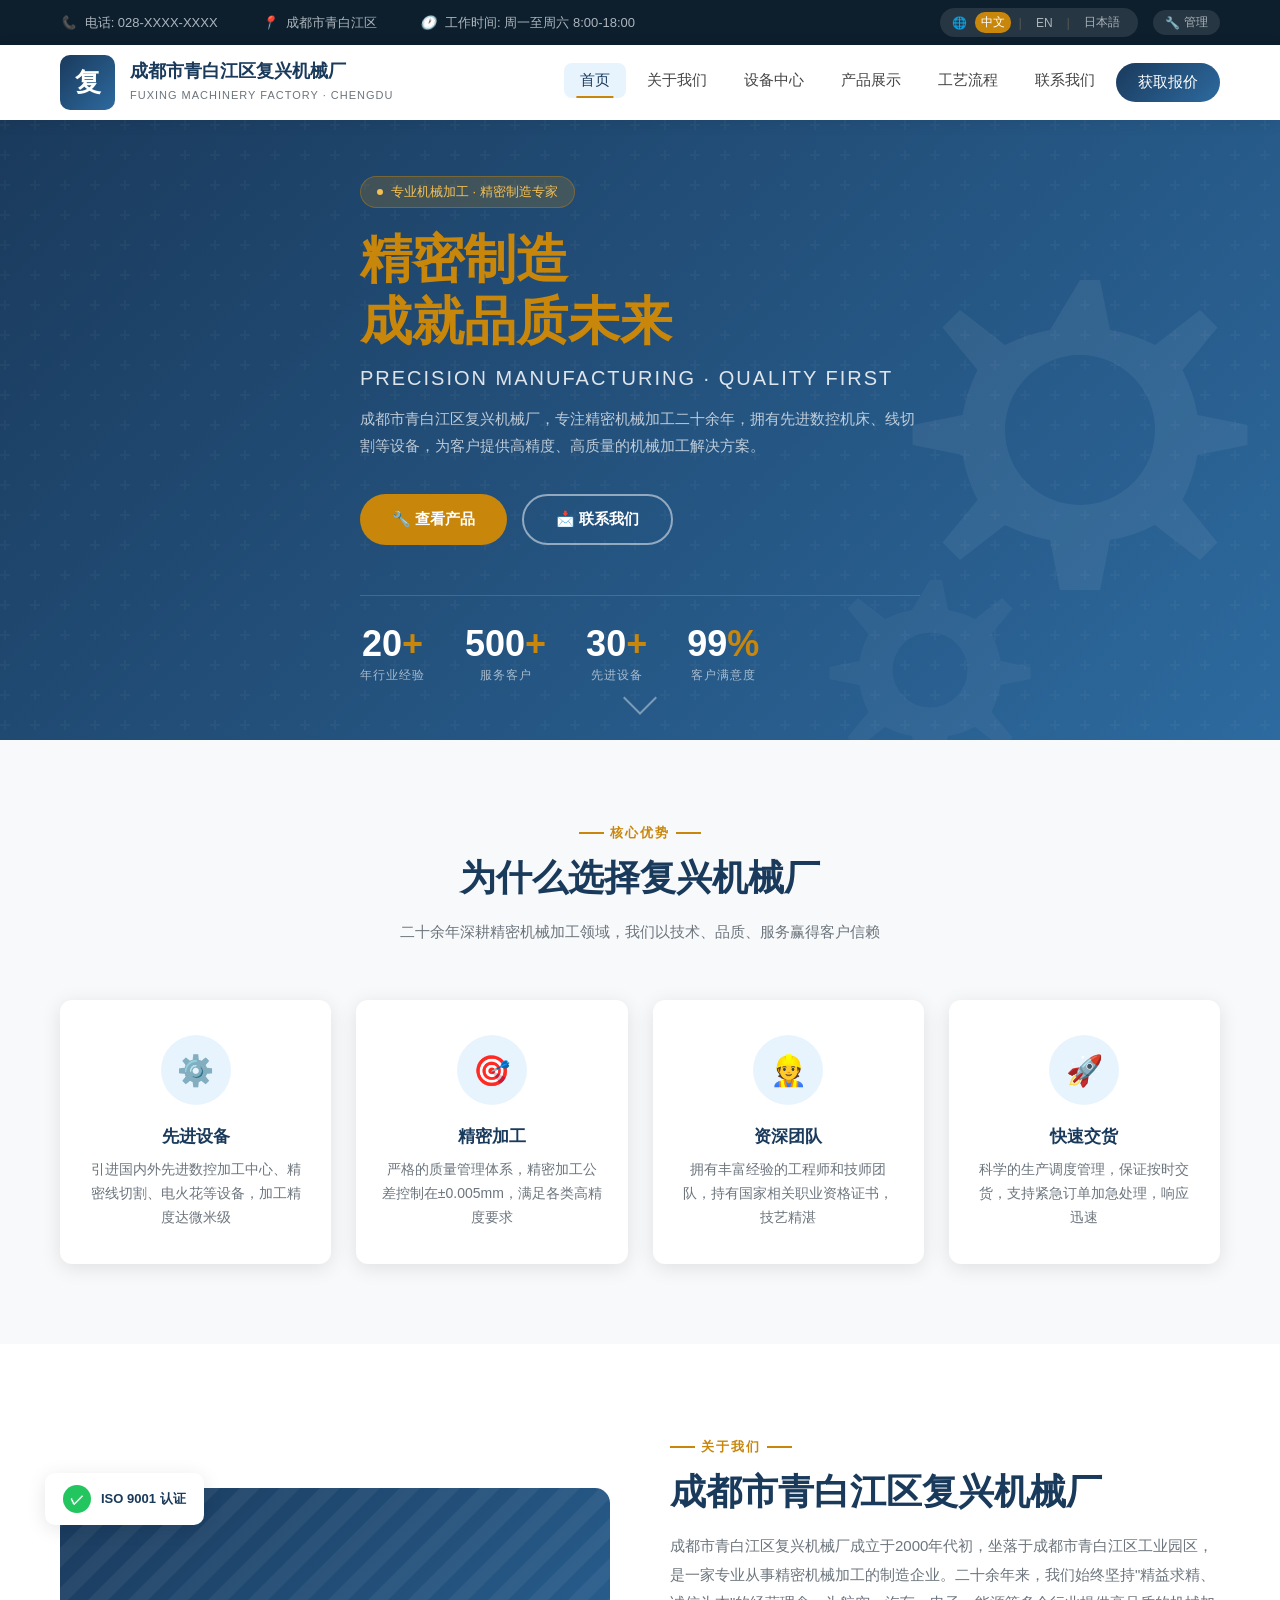
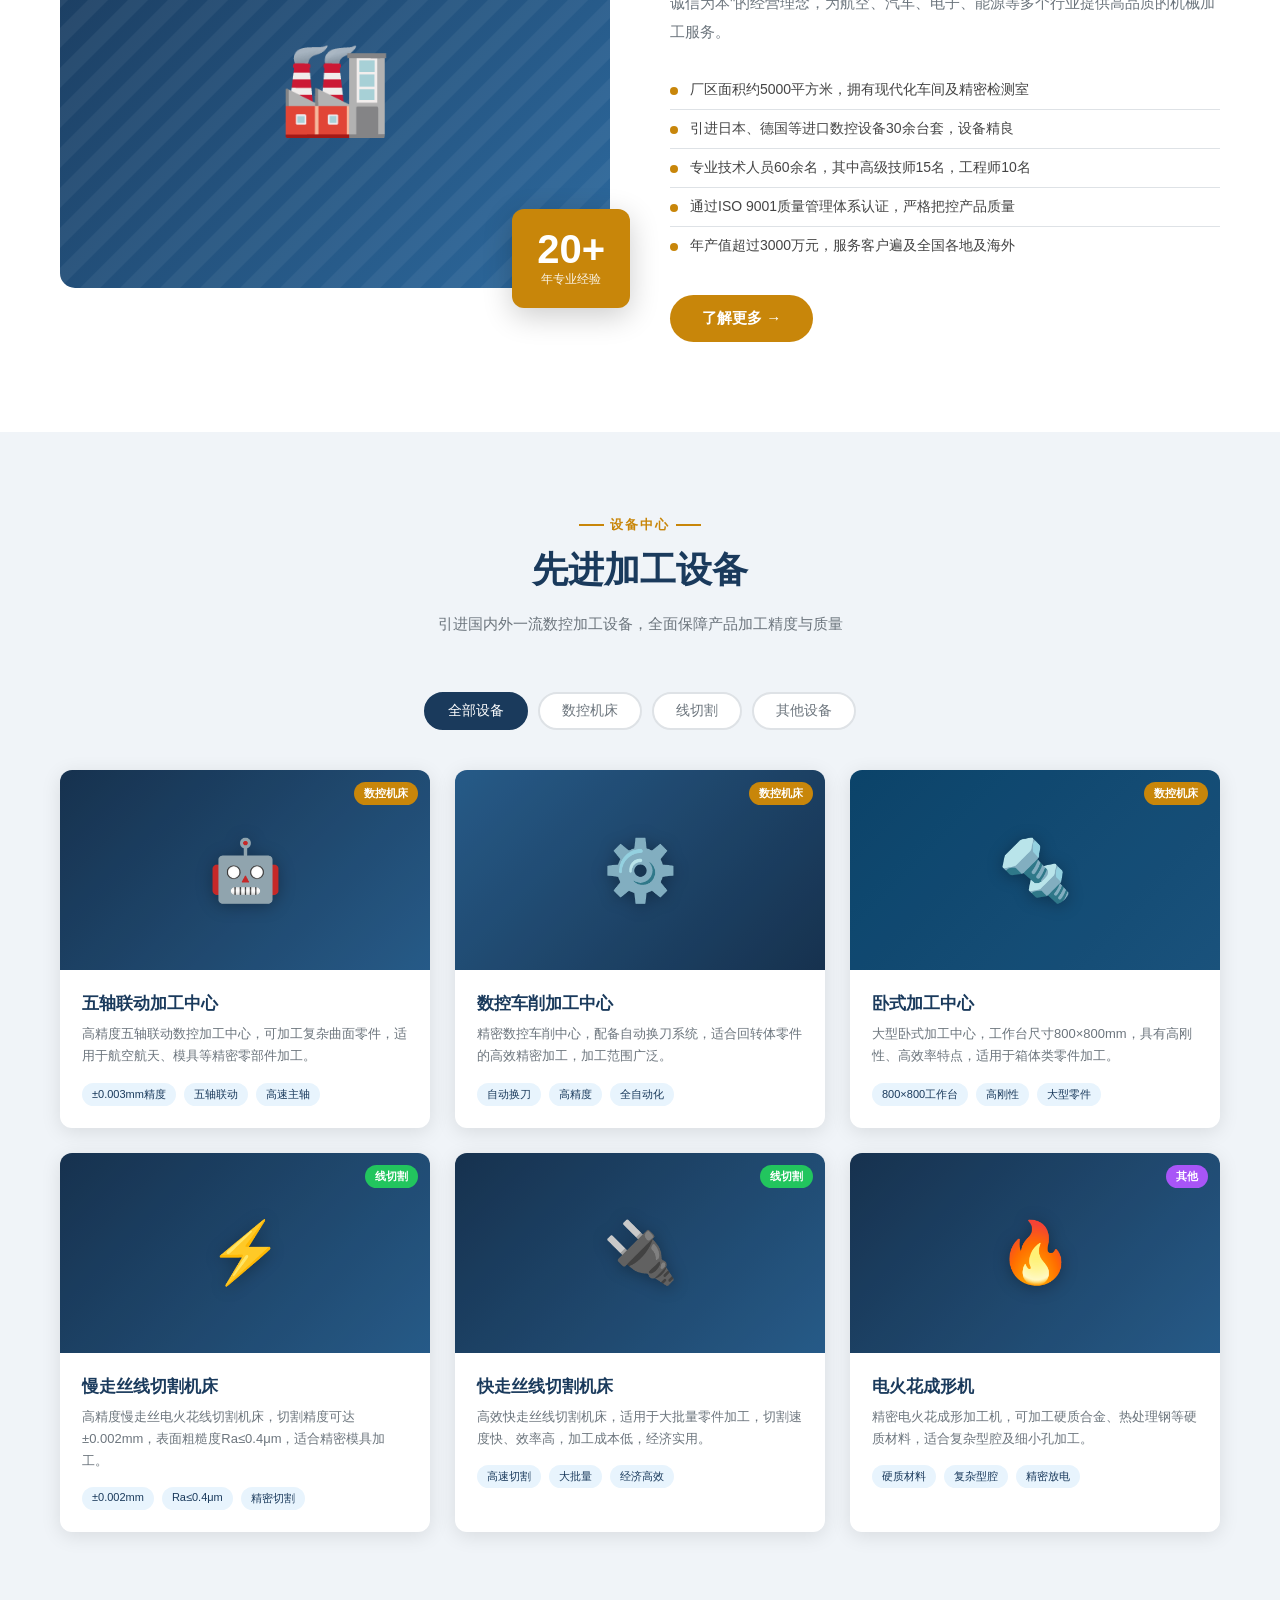
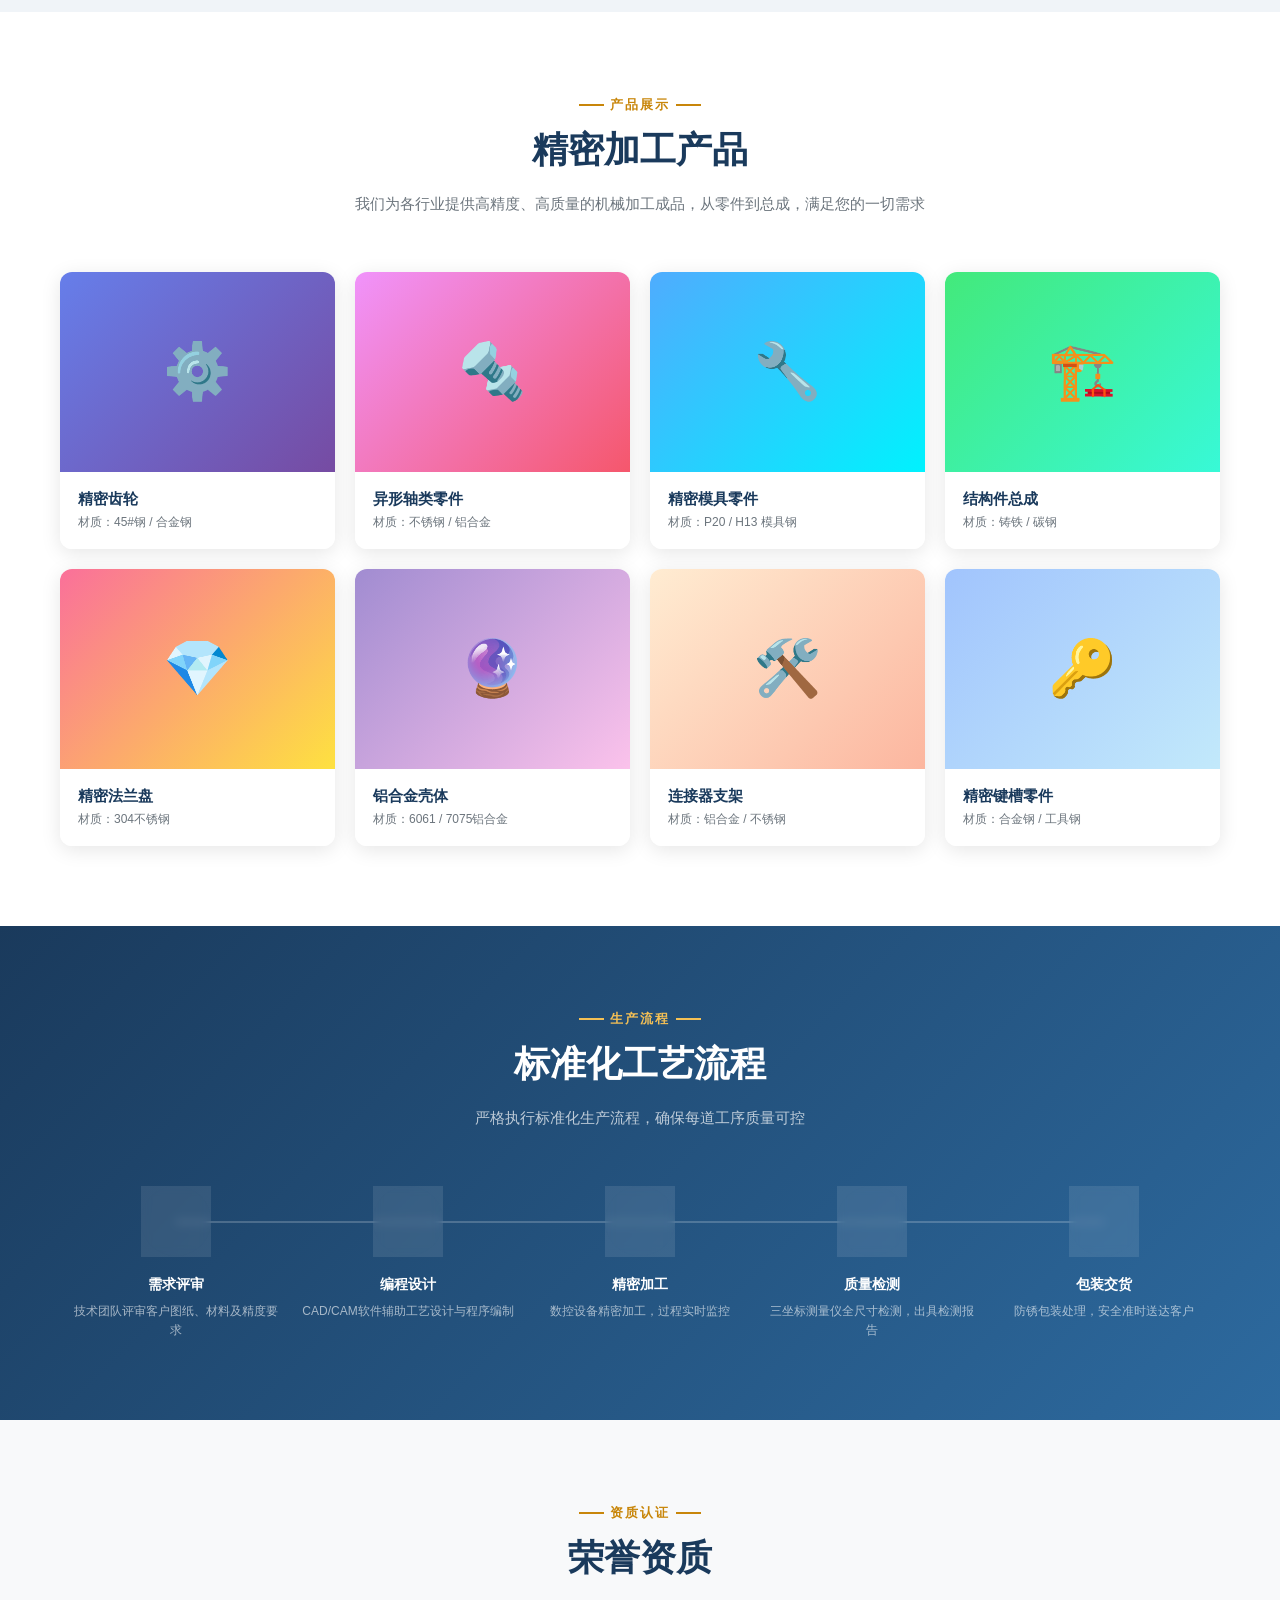
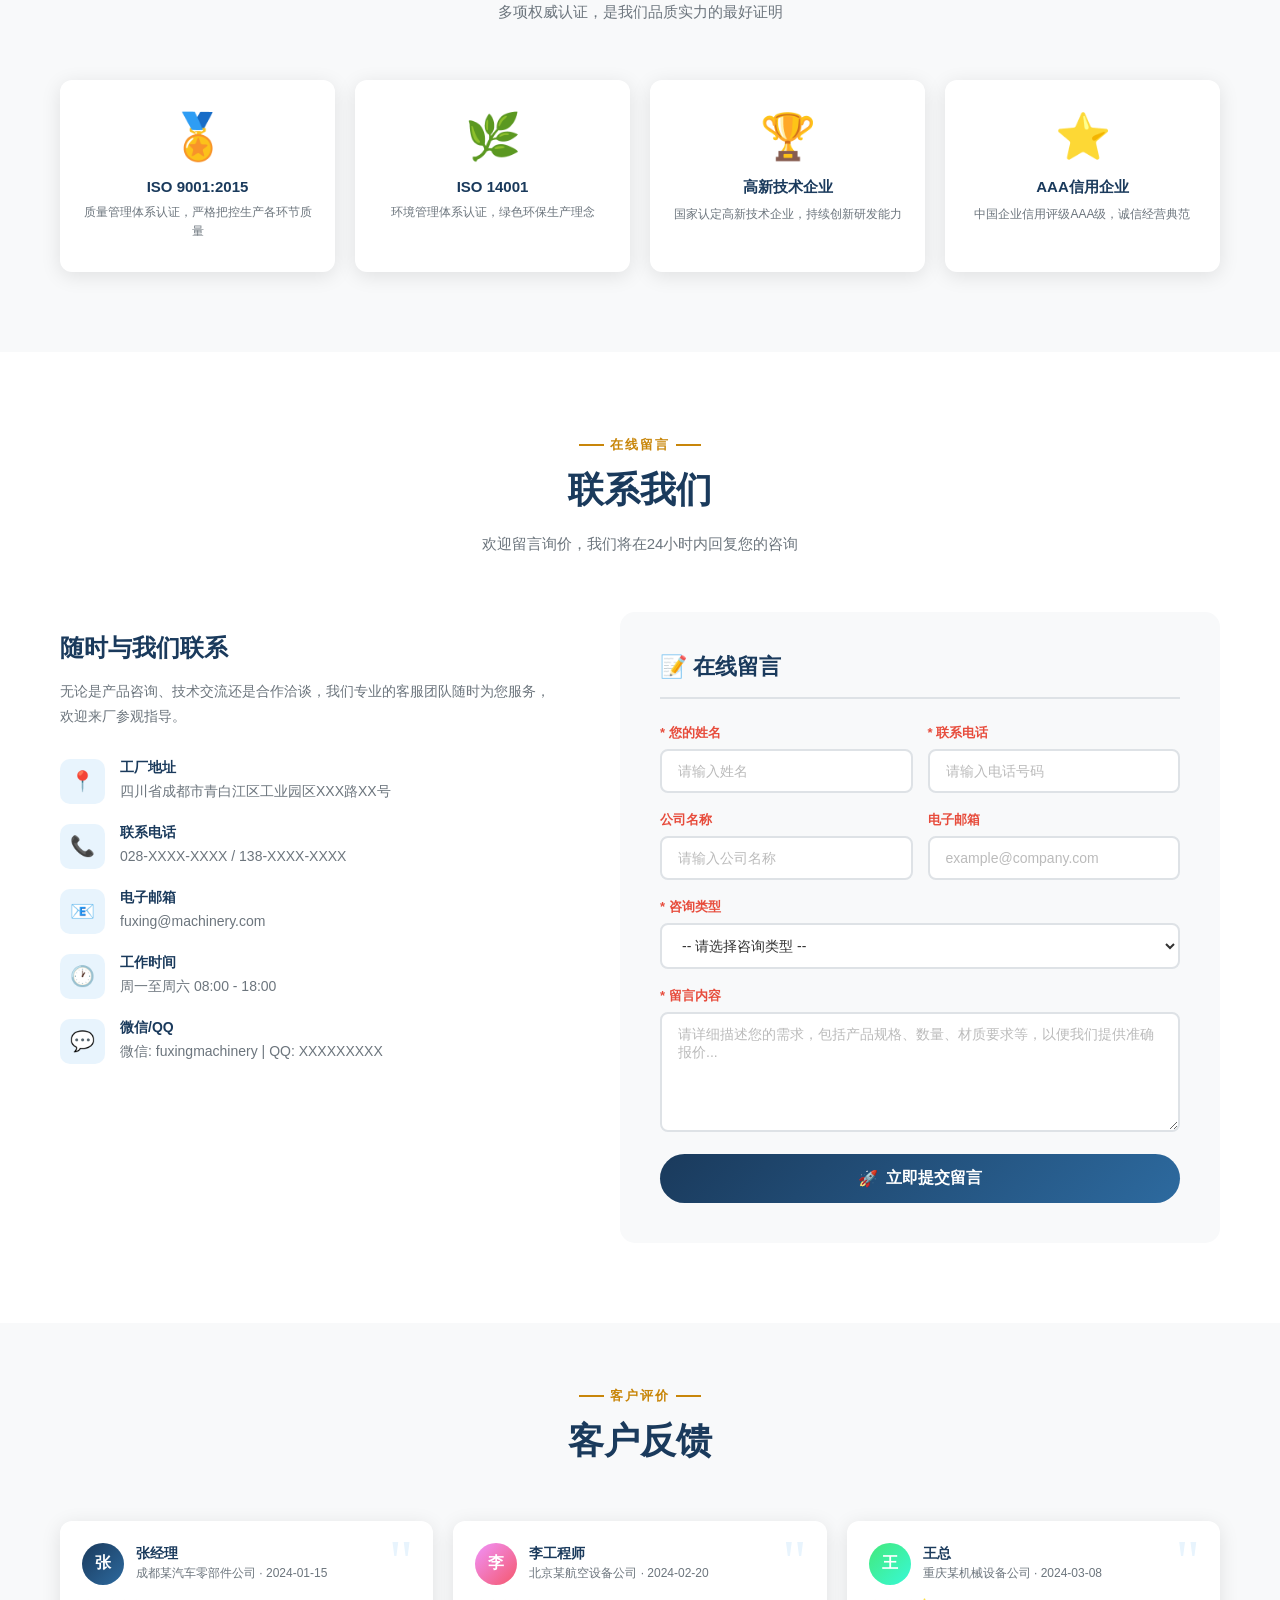
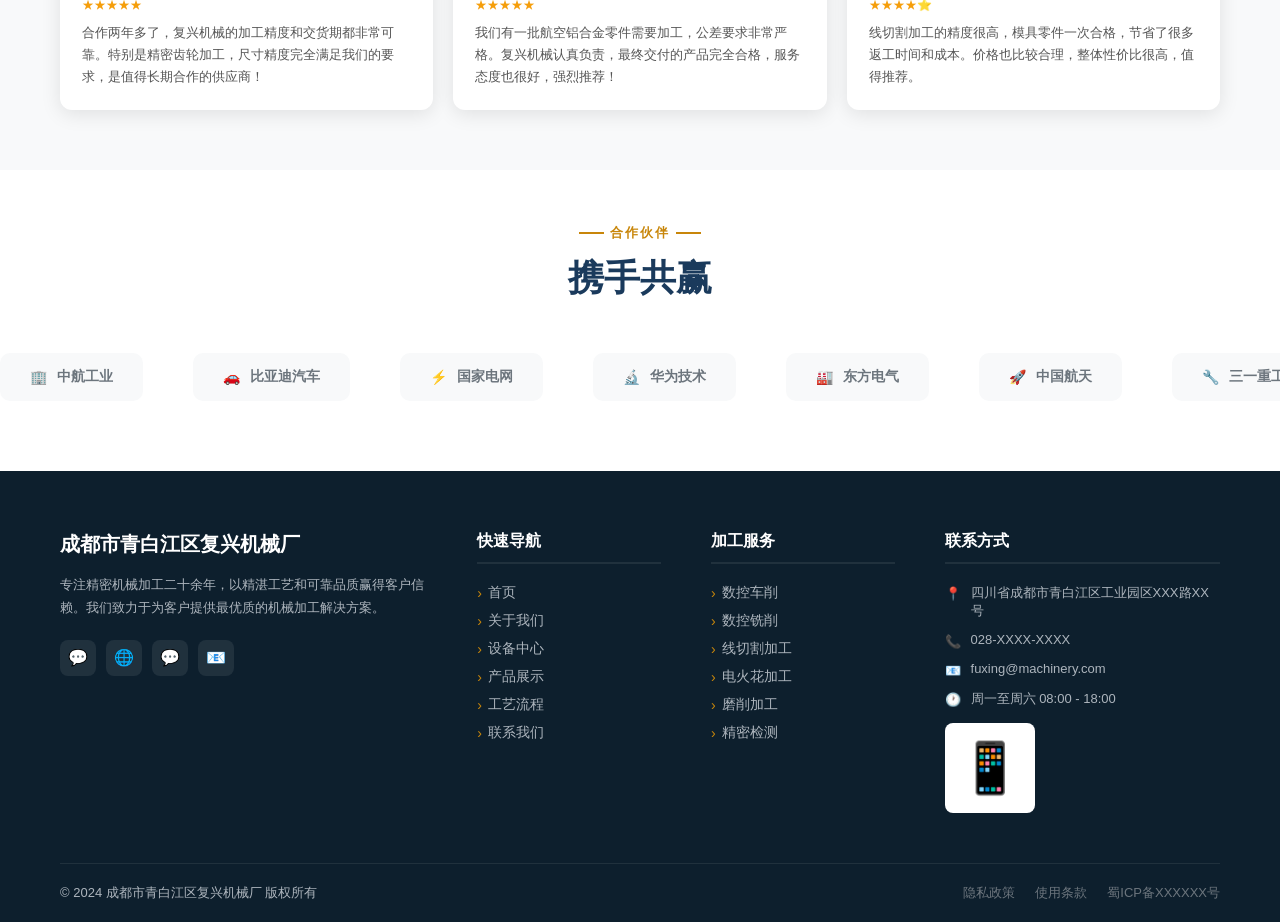
<file: index.html>
<!DOCTYPE html>
<html lang="zh-CN">
<head>
    <meta charset="UTF-8">

    <!--
        ╔══════════════════════════════════════════════════════╗
        ║  设备检测 — 必须在任何渲染之前执行                       ║
        ║  手机/平板 → html.is-mobile   桌面 → html.is-desktop  ║
        ╚══════════════════════════════════════════════════════╝
    -->
    <script>
        (function () {
            var ua     = navigator.userAgent || '';
            var mobile = /Android|iPhone|iPad|iPod|BlackBerry|Windows Phone|Mobile|Symbian|Opera Mini/i.test(ua)
                         || window.innerWidth <= 768;
            document.documentElement.classList.add(mobile ? 'is-mobile' : 'is-desktop');
            window.__isMobile = mobile;
        })();
    </script>

    <!-- viewport：手机版禁止缩放，桌面版正常 -->
    <meta id="meta-vp" name="viewport" content="width=device-width, initial-scale=1.0">
    <script>
        if (window.__isMobile) {
            document.getElementById('meta-vp').setAttribute(
                'content',
                'width=device-width, initial-scale=1.0, maximum-scale=1.0, user-scalable=no'
            );
            document.title = '复兴机械厂 - 成都市青白江区';
        }
    </script>

    <meta name="format-detection"               content="telephone=no">
    <meta name="apple-mobile-web-app-capable"   content="yes">
    <meta name="apple-mobile-web-app-status-bar-style" content="black-translucent">
    <title>成都市青白江区复兴机械厂</title>

    <!-- ══════════ CSS 引用 ══════════ -->
    <link rel="stylesheet" href="css/base.css">
    <link rel="stylesheet" href="css/web.css" id="web-css">
    <link rel="stylesheet" href="css/h5.css"  id="h5-css">
    <script>
        // 条件加载CSS：桌面端不需要H5样式，移动端不需要Web样式
        if (!window.__isMobile) {
            document.getElementById('h5-css').disabled = true;
        } else {
            document.getElementById('web-css').disabled = true;
        }
    </script>

</head>
<body>

<div id="web-version">


<!-- 页面加载器 -->
<div class="page-loader" id="pageLoader">
    <div class="loader-icon">⚙️</div>
    <div class="loader-text" id="loaderText">复兴机械厂 正在加载...</div>
    <div class="loader-bar">
        <div class="loader-progress"></div>
    </div>
</div>

<!-- 模态框 -->
<div class="modal-overlay" id="modalOverlay" onclick="closeModal(event)">
    <div class="modal" id="modal">
        <button class="modal-close" onclick="closeModalBtn()">✕</button>
        <div id="modalContent"></div>
    </div>
</div>

<!-- ===== 顶部信息栏 ===== -->
<div class="top-bar">
    <div class="container">
        <div class="top-bar-left">
            <span><i>📞</i> <span data-lang="phone">电话: 028-XXXX-XXXX</span></span>
            <span><i>📍</i> <span data-lang="address-short">成都市青白江区</span></span>
            <span><i>🕐</i> <span data-lang="hours">工作时间: 周一至周六 8:00-18:00</span></span>
        </div>
        <div class="top-bar-right">
            <div class="lang-switcher">
                <span style="font-size:12px;color:#777">🌐</span>
                <button class="lang-btn active" onclick="switchLang('zh')" id="lang-zh">中文</button>
                <span class="lang-divider">|</span>
                <button class="lang-btn" onclick="switchLang('en')" id="lang-en">EN</button>
                <span class="lang-divider">|</span>
                <button class="lang-btn" onclick="switchLang('ja')" id="lang-ja">日本語</button>
            </div>
            <a href="admin.html" class="admin-entry" title="管理后台" target="_blank" rel="noopener noreferrer">🔧 <span data-lang="admin-entry">管理</span></a>
        </div>
    </div>
</div>

<!-- ===== 导航栏 ===== -->
<nav class="navbar" id="navbar">
    <div class="container">
        <a href="#" class="logo">
            <div class="logo-icon">复</div>
            <div class="logo-text">
                <span class="logo-name" data-lang="company-name">成都市青白江区复兴机械厂</span>
                <span class="logo-sub" data-lang="company-slogan">FUXING MACHINERY FACTORY · CHENGDU</span>
            </div>
        </a>
        <div class="hamburger" onclick="toggleMenu()" id="hamburger">
            <span></span><span></span><span></span>
        </div>
        <ul class="nav-menu" id="navMenu">
            <li><a href="#home" class="active" data-lang="nav-home">首页</a></li>
            <li><a href="#about" data-lang="nav-about">关于我们</a></li>
            <li><a href="#equipment" data-lang="nav-equipment">设备中心</a></li>
            <li><a href="#products" data-lang="nav-products">产品展示</a></li>
            <li><a href="#process" data-lang="nav-process">工艺流程</a></li>
            <li><a href="#message-web" data-lang="nav-message">联系我们</a></li>
            <li><a href="#message-web" class="nav-contact-btn" data-lang="nav-quote">获取报价</a></li>
        </ul>
    </div>
</nav>

<!-- ===== 英雄区域 ===== -->
<section class="hero" id="home">
    <!-- 齿轮装饰 -->
    <svg class="gear-decoration" viewBox="0 0 200 200" xmlns="http://www.w3.org/2000/svg" width="500" height="500">
        <path fill="white" d="M100,40 L108,40 L112,60 C118,61 124,63 130,66 L148,52 L155,59 L141,76 C144,82 146,88 147,94 L167,98 L167,106 L147,110 C146,116 144,122 141,128 L155,145 L148,152 L130,138 C124,141 118,143 112,144 L108,164 L100,164 L92,164 L88,144 C82,143 76,141 70,138 L52,152 L45,145 L59,128 C56,122 54,116 53,110 L33,106 L33,98 L53,94 C54,88 56,82 59,76 L45,59 L52,52 L70,66 C76,63 82,61 88,60 Z M100,70 A30,30 0 1,0 100,130 A30,30 0 1,0 100,70Z"/>
    </svg>
    <svg class="gear-decoration-2" viewBox="0 0 200 200" xmlns="http://www.w3.org/2000/svg" width="300" height="300">
        <path fill="white" d="M100,40 L108,40 L112,60 C118,61 124,63 130,66 L148,52 L155,59 L141,76 C144,82 146,88 147,94 L167,98 L167,106 L147,110 C146,116 144,122 141,128 L155,145 L148,152 L130,138 C124,141 118,143 112,144 L108,164 L100,164 L92,164 L88,144 C82,143 76,141 70,138 L52,152 L45,145 L59,128 C56,122 54,116 53,110 L33,106 L33,98 L53,94 C54,88 56,82 59,76 L45,59 L52,52 L70,66 C76,63 82,61 88,60 Z M100,75 A25,25 0 1,0 100,125 A25,25 0 1,0 100,75Z"/>
    </svg>

    <div class="container">
        <div class="hero-content">
            <div class="hero-badge">
                <span data-lang="hero-badge">专业机械加工 · 精密制造专家</span>
            </div>
            <h1 class="hero-title">
                <span data-lang="hero-title-1">精密制造</span><br>
                <span data-lang="hero-title-2">成就品质未来</span>
            </h1>
            <p class="hero-subtitle" data-lang="hero-subtitle">PRECISION MANUFACTURING · QUALITY FIRST</p>
            <p class="hero-desc" data-lang="hero-desc">
                成都市青白江区复兴机械厂，专注精密机械加工二十余年，拥有先进数控机床、线切割等设备，为客户提供高精度、高质量的机械加工解决方案。
            </p>
            <div class="hero-buttons">
                <a href="#products" class="btn-primary" data-lang="hero-btn1">🔧 查看产品</a>
                <a href="#message-web" class="btn-outline" data-lang="hero-btn2">📩 联系我们</a>
            </div>
            <div class="hero-stats">
                <div class="stat-item">
                    <span class="stat-number">20<span>+</span></span>
                    <div class="stat-label" data-lang="stat1">年行业经验</div>
                </div>
                <div class="stat-item">
                    <span class="stat-number">500<span>+</span></span>
                    <div class="stat-label" data-lang="stat2">服务客户</div>
                </div>
                <div class="stat-item">
                    <span class="stat-number">30<span>+</span></span>
                    <div class="stat-label" data-lang="stat3">先进设备</div>
                </div>
                <div class="stat-item">
                    <span class="stat-number">99<span>%</span></span>
                    <div class="stat-label" data-lang="stat4">客户满意度</div>
                </div>
            </div>
        </div>
    </div>
    <div class="scroll-indicator">
        <div class="scroll-arrow"></div>
    </div>
</section>

<!-- ===== 特色优势 ===== -->
<section class="section features" id="features">
    <div class="container">
        <div class="section-header">
            <div class="section-tag" data-lang="features-tag">核心优势</div>
            <h2 class="section-title" data-lang="features-title">为什么选择复兴机械厂</h2>
            <p class="section-desc" data-lang="features-desc">二十余年深耕精密机械加工领域，我们以技术、品质、服务赢得客户信赖</p>
        </div>
        <div class="features-grid">
            <div class="feature-card">
                <div class="feature-icon">⚙️</div>
                <div class="feature-title" data-lang="feat1-title">先进设备</div>
                <div class="feature-desc" data-lang="feat1-desc">引进国内外先进数控加工中心、精密线切割、电火花等设备，加工精度达微米级</div>
            </div>
            <div class="feature-card">
                <div class="feature-icon">🎯</div>
                <div class="feature-title" data-lang="feat2-title">精密加工</div>
                <div class="feature-desc" data-lang="feat2-desc">严格的质量管理体系，精密加工公差控制在±0.005mm，满足各类高精度要求</div>
            </div>
            <div class="feature-card">
                <div class="feature-icon">👷</div>
                <div class="feature-title" data-lang="feat3-title">资深团队</div>
                <div class="feature-desc" data-lang="feat3-desc">拥有丰富经验的工程师和技师团队，持有国家相关职业资格证书，技艺精湛</div>
            </div>
            <div class="feature-card">
                <div class="feature-icon">🚀</div>
                <div class="feature-title" data-lang="feat4-title">快速交货</div>
                <div class="feature-desc" data-lang="feat4-desc">科学的生产调度管理，保证按时交货，支持紧急订单加急处理，响应迅速</div>
            </div>
        </div>
    </div>
</section>

<!-- ===== 关于我们 ===== -->
<section class="section about" id="about">
    <div class="container">
        <div class="about-content">
            <div class="about-image-area">
                <div class="about-main-img" id="fx-img-about-main">
                    <span style="position:relative;z-index:1;font-size:90px">🏭</span>
                </div>
                <div class="about-badge-card">
                    <span class="about-badge-number">20+</span>
                    <span class="about-badge-label" data-lang="about-years">年专业经验</span>
                </div>
                <div class="about-tag-card">
                    <div class="check-icon">✓</div>
                    <span data-lang="about-cert">ISO 9001 认证</span>
                </div>
            </div>
            <div class="about-text">
                <div class="section-tag" data-lang="about-tag">关于我们</div>
                <h2 class="section-title" style="text-align:left" data-lang="about-title">成都市青白江区复兴机械厂</h2>
                <p class="about-intro" data-lang="about-intro">
                    成都市青白江区复兴机械厂成立于2000年代初，坐落于成都市青白江区工业园区，是一家专业从事精密机械加工的制造企业。二十余年来，我们始终坚持"精益求精、诚信为本"的经营理念，为航空、汽车、电子、能源等多个行业提供高品质的机械加工服务。
                </p>
                <ul class="about-list">
                    <li>
                        <div class="list-dot"></div>
                        <span data-lang="about-li1">厂区面积约5000平方米，拥有现代化车间及精密检测室</span>
                    </li>
                    <li>
                        <div class="list-dot"></div>
                        <span data-lang="about-li2">引进日本、德国等进口数控设备30余台套，设备精良</span>
                    </li>
                    <li>
                        <div class="list-dot"></div>
                        <span data-lang="about-li3">专业技术人员60余名，其中高级技师15名，工程师10名</span>
                    </li>
                    <li>
                        <div class="list-dot"></div>
                        <span data-lang="about-li4">通过ISO 9001质量管理体系认证，严格把控产品质量</span>
                    </li>
                    <li>
                        <div class="list-dot"></div>
                        <span data-lang="about-li5">年产值超过3000万元，服务客户遍及全国各地及海外</span>
                    </li>
                </ul>
                <a href="#message-web" class="btn-primary" data-lang="about-btn">了解更多 →</a>
            </div>
        </div>
    </div>
</section>

<!-- ===== 设备中心 ===== -->
<section class="section equipment" id="equipment">
    <div class="container">
        <div class="section-header">
            <div class="section-tag" data-lang="equip-tag">设备中心</div>
            <h2 class="section-title" data-lang="equip-title">先进加工设备</h2>
            <p class="section-desc" data-lang="equip-desc">引进国内外一流数控加工设备，全面保障产品加工精度与质量</p>
        </div>

        <div class="filter-tabs">
            <div class="filter-tab active" onclick="filterEquipment('all', this)" data-lang="filter-all">全部设备</div>
            <div class="filter-tab" onclick="filterEquipment('cnc', this)" data-lang="filter-cnc">数控机床</div>
            <div class="filter-tab" onclick="filterEquipment('wire', this)" data-lang="filter-wire">线切割</div>
            <div class="filter-tab" onclick="filterEquipment('other', this)" data-lang="filter-other">其他设备</div>
        </div>

        <div class="equipment-grid" id="equipmentGrid">
            <!-- 数控机床 -->
            <div class="equipment-card" data-category="cnc" onclick="openEquipModal('cnc1')">
                <div class="equipment-img" id="fx-img-equip-cnc1">
                    <span class="equipment-emoji">🤖</span>
                    <span class="equipment-tag" data-lang="tag-cnc">数控机床</span>
                </div>
                <div class="equipment-body">
                    <div class="equipment-name" data-lang="equip1-name">五轴联动加工中心</div>
                    <div class="equipment-desc" data-lang="equip1-desc">高精度五轴联动数控加工中心，可加工复杂曲面零件，适用于航空航天、模具等精密零部件加工。</div>
                    <div class="equipment-specs">
                        <span class="spec-tag" data-lang="equip-spec-002">±0.003mm精度</span>
                        <span class="spec-tag" data-lang="equip-spec-high-prec">五轴联动</span>
                        <span class="spec-tag" data-lang="equip-spec-high-speed">高速主轴</span>
                    </div>
                </div>
            </div>

            <div class="equipment-card" data-category="cnc" onclick="openEquipModal('cnc2')">
                <div class="equipment-img equipment-img-alt" id="fx-img-equip-cnc2">
                    <span class="equipment-emoji">⚙️</span>
                    <span class="equipment-tag" data-lang="tag-cnc">数控机床</span>
                </div>
                <div class="equipment-body">
                    <div class="equipment-name" data-lang="equip2-name">数控车削加工中心</div>
                    <div class="equipment-desc" data-lang="equip2-desc">精密数控车削中心，配备自动换刀系统，适合回转体零件的高效精密加工，加工范围广泛。</div>
                    <div class="equipment-specs">
                        <span class="spec-tag" data-lang="equip-spec-auto-tool">自动换刀</span>
                        <span class="spec-tag" data-lang="equip-spec-high-prec">高精度</span>
                        <span class="spec-tag" data-lang="equip-spec-auto">全自动化</span>
                    </div>
                </div>
            </div>

            <div class="equipment-card" data-category="cnc" onclick="openEquipModal('cnc3')">
                <div class="equipment-img equipment-img-alt2" id="fx-img-equip-cnc3">
                    <span class="equipment-emoji">🔩</span>
                    <span class="equipment-tag" data-lang="tag-cnc">数控机床</span>
                </div>
                <div class="equipment-body">
                    <div class="equipment-name" data-lang="equip3-name">卧式加工中心</div>
                    <div class="equipment-desc" data-lang="equip3-desc">大型卧式加工中心，工作台尺寸800×800mm，具有高刚性、高效率特点，适用于箱体类零件加工。</div>
                    <div class="equipment-specs">
                        <span class="spec-tag" data-lang="equip-spec-800">800×800工作台</span>
                        <span class="spec-tag" data-lang="equip-spec-rigid">高刚性</span>
                        <span class="spec-tag" data-lang="equip-spec-large">大型零件</span>
                    </div>
                </div>
            </div>

            <!-- 线切割设备 -->
            <div class="equipment-card" data-category="wire" onclick="openEquipModal('wire1')">
                <div class="equipment-img" id="fx-img-equip-wire1" style="background:linear-gradient(135deg,#1e6091,#0d4f7c)">
                    <span class="equipment-emoji">⚡</span>
                    <span class="equipment-tag" style="background:#22c55e" data-lang="tag-wire">线切割</span>
                </div>
                <div class="equipment-body">
                    <div class="equipment-name" data-lang="equip4-name">慢走丝线切割机床</div>
                    <div class="equipment-desc" data-lang="equip4-desc">高精度慢走丝电火花线切割机床，切割精度可达±0.002mm，表面粗糙度Ra≤0.4μm，适合精密模具加工。</div>
                    <div class="equipment-specs">
                        <span class="spec-tag" data-lang="equip-spec-002">±0.002mm</span>
                        <span class="spec-tag" data-lang="equip-spec-ra04">Ra≤0.4μm</span>
                        <span class="spec-tag" data-lang="equip-spec-prec-cut">精密切割</span>
                    </div>
                </div>
            </div>

            <div class="equipment-card" data-category="wire" onclick="openEquipModal('wire2')">
                <div class="equipment-img" id="fx-img-equip-wire2" style="background:linear-gradient(135deg,#15417a,#1e6091)">
                    <span class="equipment-emoji">🔌</span>
                    <span class="equipment-tag" style="background:#22c55e" data-lang="tag-wire">线切割</span>
                </div>
                <div class="equipment-body">
                    <div class="equipment-name" data-lang="equip5-name">快走丝线切割机床</div>
                    <div class="equipment-desc" data-lang="equip5-desc">高效快走丝线切割机床，适用于大批量零件加工，切割速度快、效率高，加工成本低，经济实用。</div>
                    <div class="equipment-specs">
                        <span class="spec-tag" data-lang="equip-spec-high-speed">高速切割</span>
                        <span class="spec-tag" data-lang="equip-spec-batch">大批量</span>
                        <span class="spec-tag" data-lang="equip-spec-economy">经济高效</span>
                    </div>
                </div>
            </div>

            <!-- 其他设备 -->
            <div class="equipment-card" data-category="other" onclick="openEquipModal('edm1')">
                <div class="equipment-img" id="fx-img-equip-edm1" style="background:linear-gradient(135deg,#7b2d8b,#a855f7)">
                    <span class="equipment-emoji">🔥</span>
                    <span class="equipment-tag" style="background:#a855f7" data-lang="tag-other">其他</span>
                </div>
                <div class="equipment-body">
                    <div class="equipment-name" data-lang="equip6-name">电火花成形机</div>
                    <div class="equipment-desc" data-lang="equip6-desc">精密电火花成形加工机，可加工硬质合金、热处理钢等硬质材料，适合复杂型腔及细小孔加工。</div>
                    <div class="equipment-specs">
                        <span class="spec-tag" data-lang="equip-spec-hard">硬质材料</span>
                        <span class="spec-tag" data-lang="equip-spec-cavity">复杂型腔</span>
                        <span class="spec-tag" data-lang="equip-spec-edm">精密放电</span>
                    </div>
                </div>
            </div>
        </div>
    </div>
</section>

<!-- ===== 产品展示 ===== -->
<section class="section products" id="products">
    <div class="container">
        <div class="section-header">
            <div class="section-tag" data-lang="prod-tag">产品展示</div>
            <h2 class="section-title" data-lang="prod-title">精密加工产品</h2>
            <p class="section-desc" data-lang="prod-desc">我们为各行业提供高精度、高质量的机械加工成品，从零件到总成，满足您的一切需求</p>
        </div>
        <div class="products-grid">
            <div class="product-card" onclick="openProductModal('p1')">
                <div class="product-img product-img-1" id="fx-img-prod-1">
                    <div class="product-overlay"><span class="product-view-btn" data-lang="view-detail">查看详情</span></div>
                    <span class="product-emoji">⚙️</span>
                </div>
                <div class="product-body">
                    <div class="product-name" data-lang="prod1-name">精密齿轮</div>
                    <div class="product-material" data-lang="prod1-mat">材质：45#钢 / 合金钢</div>
                </div>
            </div>
            <div class="product-card" onclick="openProductModal('p2')">
                <div class="product-img product-img-2" id="fx-img-prod-2">
                    <div class="product-overlay"><span class="product-view-btn" data-lang="view-detail">查看详情</span></div>
                    <span class="product-emoji">🔩</span>
                </div>
                <div class="product-body">
                    <div class="product-name" data-lang="prod2-name">异形轴类零件</div>
                    <div class="product-material" data-lang="prod2-mat">材质：不锈钢 / 铝合金</div>
                </div>
            </div>
            <div class="product-card" onclick="openProductModal('p3')">
                <div class="product-img product-img-3" id="fx-img-prod-3">
                    <div class="product-overlay"><span class="product-view-btn" data-lang="view-detail">查看详情</span></div>
                    <span class="product-emoji">🔧</span>
                </div>
                <div class="product-body">
                    <div class="product-name" data-lang="prod3-name">精密模具零件</div>
                    <div class="product-material" data-lang="prod3-mat">材质：P20 / H13 模具钢</div>
                </div>
            </div>
            <div class="product-card" onclick="openProductModal('p4')">
                <div class="product-img product-img-4" id="fx-img-prod-4">
                    <div class="product-overlay"><span class="product-view-btn" data-lang="view-detail">查看详情</span></div>
                    <span class="product-emoji">🏗️</span>
                </div>
                <div class="product-body">
                    <div class="product-name" data-lang="prod4-name">结构件总成</div>
                    <div class="product-material" data-lang="prod4-mat">材质：铸铁 / 碳钢</div>
                </div>
            </div>
            <div class="product-card" onclick="openProductModal('p5')">
                <div class="product-img product-img-5" id="fx-img-prod-5">
                    <div class="product-overlay"><span class="product-view-btn" data-lang="view-detail">查看详情</span></div>
                    <span class="product-emoji">💎</span>
                </div>
                <div class="product-body">
                    <div class="product-name" data-lang="prod5-name">精密法兰盘</div>
                    <div class="product-material" data-lang="prod5-mat">材质：304不锈钢</div>
                </div>
            </div>
            <div class="product-card" onclick="openProductModal('p6')">
                <div class="product-img product-img-6" id="fx-img-prod-6">
                    <div class="product-overlay"><span class="product-view-btn" data-lang="view-detail">查看详情</span></div>
                    <span class="product-emoji">🔮</span>
                </div>
                <div class="product-body">
                    <div class="product-name" data-lang="prod6-name">铝合金壳体</div>
                    <div class="product-material" data-lang="prod6-mat">材质：6061 / 7075铝合金</div>
                </div>
            </div>
            <div class="product-card" onclick="openProductModal('p7')">
                <div class="product-img product-img-7" id="fx-img-prod-7">
                    <div class="product-overlay"><span class="product-view-btn" data-lang="view-detail">查看详情</span></div>
                    <span class="product-emoji">🛠️</span>
                </div>
                <div class="product-body">
                    <div class="product-name" data-lang="prod7-name">连接器支架</div>
                    <div class="product-material" data-lang="prod7-mat">材质：铝合金 / 不锈钢</div>
                </div>
            </div>
            <div class="product-card" onclick="openProductModal('p8')">
                <div class="product-img product-img-8" id="fx-img-prod-8">
                    <div class="product-overlay"><span class="product-view-btn" data-lang="view-detail">查看详情</span></div>
                    <span class="product-emoji">🔑</span>
                </div>
                <div class="product-body">
                    <div class="product-name" data-lang="prod8-name">精密键槽零件</div>
                    <div class="product-material" data-lang="prod8-mat">材质：合金钢 / 工具钢</div>
                </div>
            </div>
        </div>
    </div>
</section>

<!-- ===== 工艺流程 ===== -->
<section class="process" id="process">
    <div class="container">
        <div class="section-header">
            <div class="section-tag" data-lang="proc-tag">生产流程</div>
            <h2 class="section-title" data-lang="proc-title">标准化工艺流程</h2>
            <p class="section-desc" data-lang="proc-desc">严格执行标准化生产流程，确保每道工序质量可控</p>
        </div>
        <div class="process-steps">
            <div class="process-step">
                <div class="step-circle">📋</div>
                <div class="step-title" data-lang="step1">需求评审</div>
                <div class="step-desc" data-lang="step1-desc">技术团队评审客户图纸、材料及精度要求</div>
            </div>
            <div class="process-step">
                <div class="step-circle">💻</div>
                <div class="step-title" data-lang="step2">编程设计</div>
                <div class="step-desc" data-lang="step2-desc">CAD/CAM软件辅助工艺设计与程序编制</div>
            </div>
            <div class="process-step">
                <div class="step-circle">⚙️</div>
                <div class="step-title" data-lang="step3">精密加工</div>
                <div class="step-desc" data-lang="step3-desc">数控设备精密加工，过程实时监控</div>
            </div>
            <div class="process-step">
                <div class="step-circle">🔍</div>
                <div class="step-title" data-lang="step4">质量检测</div>
                <div class="step-desc" data-lang="step4-desc">三坐标测量仪全尺寸检测，出具检测报告</div>
            </div>
            <div class="process-step">
                <div class="step-circle">📦</div>
                <div class="step-title" data-lang="step5">包装交货</div>
                <div class="step-desc" data-lang="step5-desc">防锈包装处理，安全准时送达客户</div>
            </div>
        </div>
    </div>
</section>

<!-- ===== 证书认证 ===== -->
<section class="section certs">
    <div class="container">
        <div class="section-header">
            <div class="section-tag" data-lang="cert-tag">资质认证</div>
            <h2 class="section-title" data-lang="cert-title">荣誉资质</h2>
            <p class="section-desc" data-lang="cert-desc">多项权威认证，是我们品质实力的最好证明</p>
        </div>
        <div class="certs-grid">
            <div class="cert-card">
                <span class="cert-icon">🏅</span>
                <div class="cert-name" data-lang="cert1">ISO 9001:2015</div>
                <div class="cert-desc" data-lang="cert1-desc">质量管理体系认证，严格把控生产各环节质量</div>
            </div>
            <div class="cert-card">
                <span class="cert-icon">🌿</span>
                <div class="cert-name" data-lang="cert2">ISO 14001</div>
                <div class="cert-desc" data-lang="cert2-desc">环境管理体系认证，绿色环保生产理念</div>
            </div>
            <div class="cert-card">
                <span class="cert-icon">🏆</span>
                <div class="cert-name" data-lang="cert3">高新技术企业</div>
                <div class="cert-desc" data-lang="cert3-desc">国家认定高新技术企业，持续创新研发能力</div>
            </div>
            <div class="cert-card">
                <span class="cert-icon">⭐</span>
                <div class="cert-name" data-lang="cert4">AAA信用企业</div>
                <div class="cert-desc" data-lang="cert4-desc">中国企业信用评级AAA级，诚信经营典范</div>
            </div>
        </div>
    </div>
</section>

<!-- ===== 留言板 ===== -->
<section class="section message-board" id="message-web">
    <div class="container">
        <div class="section-header">
            <div class="section-tag" data-lang="msg-tag">在线留言</div>
            <h2 class="section-title" data-lang="msg-title">联系我们</h2>
            <p class="section-desc" data-lang="msg-desc">欢迎留言询价，我们将在24小时内回复您的咨询</p>
        </div>
        <div class="message-layout">
            <!-- 联系信息 -->
            <div class="contact-info">
                <h3 class="contact-info-title" data-lang="contact-title">随时与我们联系</h3>
                <p class="contact-info-desc" data-lang="contact-desc">
                    无论是产品咨询、技术交流还是合作洽谈，我们专业的客服团队随时为您服务，欢迎来厂参观指导。
                </p>
                <div class="contact-items">
                    <div class="contact-item">
                        <div class="contact-item-icon">📍</div>
                        <div class="contact-item-content">
                            <strong data-lang="ci-addr">工厂地址</strong>
                            <span data-lang="ci-addr-val">四川省成都市青白江区工业园区XXX路XX号</span>
                        </div>
                    </div>
                    <div class="contact-item">
                        <div class="contact-item-icon">📞</div>
                        <div class="contact-item-content">
                            <strong data-lang="ci-phone">联系电话</strong>
                            <span>028-XXXX-XXXX / 138-XXXX-XXXX</span>
                        </div>
                    </div>
                    <div class="contact-item">
                        <div class="contact-item-icon">📧</div>
                        <div class="contact-item-content">
                            <strong data-lang="ci-email">电子邮箱</strong>
                            <span>fuxing@machinery.com</span>
                        </div>
                    </div>
                    <div class="contact-item">
                        <div class="contact-item-icon">🕐</div>
                        <div class="contact-item-content">
                            <strong data-lang="ci-hours">工作时间</strong>
                            <span data-lang="ci-hours-val">周一至周六 08:00 - 18:00</span>
                        </div>
                    </div>
                    <div class="contact-item">
                        <div class="contact-item-icon">💬</div>
                        <div class="contact-item-content">
                            <strong data-lang="ci-wechat">微信/QQ</strong>
                            <span>微信: fuxingmachinery | QQ: XXXXXXXXX</span>
                        </div>
                    </div>
                </div>
            </div>

            <!-- 留言表单 -->
            <div class="message-form-wrapper">
                <div class="form-title" data-lang="form-title">📝 在线留言</div>
                <div class="success-toast" id="successToast">
                    <span>✅</span>
                    <span data-lang="form-success">留言提交成功！我们将在24小时内与您联系，感谢您的信任。</span>
                </div>
                <form id="messageForm" onsubmit="submitMessage(event)">
                    <div class="form-row">
                        <div class="form-group">
                            <label><span>*</span> <span data-lang="form-name">您的姓名</span></label>
                            <input type="text" class="form-control" id="msgName" placeholder="请输入姓名" required>
                        </div>
                        <div class="form-group">
                            <label><span>*</span> <span data-lang="form-phone">联系电话</span></label>
                            <input type="tel" class="form-control" id="msgPhone" placeholder="请输入电话号码" required>
                        </div>
                    </div>
                    <div class="form-row">
                        <div class="form-group">
                            <label><span data-lang="form-company">公司名称</span></label>
                            <input type="text" class="form-control" id="msgCompany" placeholder="请输入公司名称">
                        </div>
                        <div class="form-group">
                            <label><span data-lang="form-email">电子邮箱</span></label>
                            <input type="email" class="form-control" id="msgEmail" placeholder="example@company.com">
                        </div>
                    </div>
                    <div class="form-group">
                        <label><span>*</span> <span data-lang="form-type">咨询类型</span></label>
                        <select class="form-control" id="msgType" required>
                            <option value="" data-lang="form-select">-- 请选择咨询类型 --</option>
                            <option value="quote" data-lang="form-opt1">产品询价</option>
                            <option value="tech" data-lang="form-opt2">技术咨询</option>
                            <option value="coop" data-lang="form-opt3">合作洽谈</option>
                            <option value="other" data-lang="form-opt4">其他事项</option>
                        </select>
                    </div>
                    <div class="form-group">
                        <label><span>*</span> <span data-lang="form-content">留言内容</span></label>
                        <textarea class="form-control" id="msgContent" placeholder="请详细描述您的需求，包括产品规格、数量、材质要求等，以便我们提供准确报价..." required></textarea>
                    </div>
                    <button type="submit" class="form-submit">
                        <span>🚀</span> <span data-lang="form-submit">立即提交留言</span>
                    </button>
                </form>
            </div>
        </div>
    </div>
</section>

<!-- ===== 客户留言展示 ===== -->
<section class="messages-display">
    <div class="container">
        <div class="section-header">
            <div class="section-tag" data-lang="review-tag">客户评价</div>
            <h2 class="section-title" data-lang="review-title">客户反馈</h2>
        </div>
        <div class="messages-list" id="messagesList">
            <div class="message-item">
                <div class="message-header">
                    <div class="message-avatar avatar-blue">张</div>
                    <div class="message-meta">
                        <strong data-lang="review1-name">张经理</strong>
                        <span><span data-lang="review1-company">成都某汽车零部件公司</span> · 2024-01-15</span>
                    </div>
                </div>
                <div class="message-stars">★★★★★</div>
                <div class="message-text" data-lang="review1-text">合作两年多了，复兴机械的加工精度和交货期都非常可靠。特别是精密齿轮加工，尺寸精度完全满足我们的要求，是值得长期合作的供应商！</div>
            </div>
            <div class="message-item">
                <div class="message-header">
                    <div class="message-avatar avatar-orange">李</div>
                    <div class="message-meta">
                        <strong data-lang="review2-name">李工程师</strong>
                        <span><span data-lang="review2-company">北京某航空设备公司</span> · 2024-02-20</span>
                    </div>
                </div>
                <div class="message-stars">★★★★★</div>
                <div class="message-text" data-lang="review2-text">我们有一批航空铝合金零件需要加工，公差要求非常严格。复兴机械认真负责，最终交付的产品完全合格，服务态度也很好，强烈推荐！</div>
            </div>
            <div class="message-item">
                <div class="message-header">
                    <div class="message-avatar avatar-green">王</div>
                    <div class="message-meta">
                        <strong data-lang="review3-name">王总</strong>
                        <span><span data-lang="review3-company">重庆某机械设备公司</span> · 2024-03-08</span>
                    </div>
                </div>
                <div class="message-stars">★★★★⭐</div>
                <div class="message-text" data-lang="review3-text">线切割加工的精度很高，模具零件一次合格，节省了很多返工时间和成本。价格也比较合理，整体性价比很高，值得推荐。</div>
            </div>
        </div>
    </div>
</section>

<!-- ===== 合作伙伴 ===== -->
<section class="partners">
    <div class="container">
        <div class="section-header" style="margin-bottom:30px">
            <div class="section-tag" data-lang="partner-tag">合作伙伴</div>
            <h2 class="section-title" data-lang="partner-title">携手共赢</h2>
        </div>
    </div>
    <div class="partners-scroll">
        <div class="partners-track">
            <div class="partner-item">🏢 <span data-lang="partner1">中航工业</span></div>
            <div class="partner-item">🚗 <span data-lang="partner2">比亚迪汽车</span></div>
            <div class="partner-item">⚡ <span data-lang="partner3">国家电网</span></div>
            <div class="partner-item">🔬 <span data-lang="partner4">华为技术</span></div>
            <div class="partner-item">🏭 <span data-lang="partner5">东方电气</span></div>
            <div class="partner-item">🚀 <span data-lang="partner6">中国航天</span></div>
            <div class="partner-item">🔧 <span data-lang="partner7">三一重工</span></div>
            <div class="partner-item">💊 <span data-lang="partner8">四川医械</span></div>
            <div class="partner-item">🏗️ <span data-lang="partner9">中建集团</span></div>
            <div class="partner-item">⛽ <span data-lang="partner10">中石化</span></div>
            <!-- 重复一遍以实现无缝滚动 -->
            <div class="partner-item">🏢 <span data-lang="partner1">中航工业</span></div>
            <div class="partner-item">🚗 <span data-lang="partner2">比亚迪汽车</span></div>
            <div class="partner-item">⚡ <span data-lang="partner3">国家电网</span></div>
            <div class="partner-item">🔬 <span data-lang="partner4">华为技术</span></div>
            <div class="partner-item">🏭 <span data-lang="partner5">东方电气</span></div>
            <div class="partner-item">🚀 <span data-lang="partner6">中国航天</span></div>
            <div class="partner-item">🔧 <span data-lang="partner7">三一重工</span></div>
            <div class="partner-item">💊 <span data-lang="partner8">四川医械</span></div>
            <div class="partner-item">🏗️ <span data-lang="partner9">中建集团</span></div>
            <div class="partner-item">⛽ <span data-lang="partner10">中石化</span></div>
        </div>
    </div>
</section>

<!-- ===== 页脚 ===== -->
<footer class="footer">
    <div class="container">
        <div class="footer-grid">
            <div class="footer-brand">
                <span class="logo-name" data-lang="company-name">成都市青白江区复兴机械厂</span>
                <p class="footer-brand-desc" data-lang="footer-desc">
                    专注精密机械加工二十余年，以精湛工艺和可靠品质赢得客户信赖。我们致力于为客户提供最优质的机械加工解决方案。
                </p>
                <div class="social-links">
                    <a class="social-link" title="微信" href="#">💬</a>
                    <a class="social-link" title="微博" href="#">🌐</a>
                    <a class="social-link" title="QQ" href="#">💬</a>
                    <a class="social-link" title="邮件" href="#">📧</a>
                </div>
            </div>
            <div>
                <div class="footer-col-title" data-lang="footer-links">快速导航</div>
                <ul class="footer-links">
                    <li><a href="#home" data-lang="nav-home">首页</a></li>
                    <li><a href="#about" data-lang="nav-about">关于我们</a></li>
                    <li><a href="#equipment" data-lang="nav-equipment">设备中心</a></li>
                    <li><a href="#products" data-lang="nav-products">产品展示</a></li>
                    <li><a href="#process" data-lang="nav-process">工艺流程</a></li>
                    <li><a href="#message-web" data-lang="nav-message">联系我们</a></li>
                </ul>
            </div>
            <div>
                <div class="footer-col-title" data-lang="footer-services">加工服务</div>
                <ul class="footer-links">
                    <li><a href="#equipment" data-lang="serv1">数控车削</a></li>
                    <li><a href="#equipment" data-lang="serv2">数控铣削</a></li>
                    <li><a href="#equipment" data-lang="serv3">线切割加工</a></li>
                    <li><a href="#equipment" data-lang="serv4">电火花加工</a></li>
                    <li><a href="#equipment" data-lang="serv5">磨削加工</a></li>
                    <li><a href="#equipment" data-lang="serv6">精密检测</a></li>
                </ul>
            </div>
            <div>
                <div class="footer-col-title" data-lang="footer-contact">联系方式</div>
                <div class="footer-contact-items">
                    <div class="footer-contact-item">
                        <span>📍</span>
                        <span data-lang="ci-addr-val">四川省成都市青白江区工业园区XXX路XX号</span>
                    </div>
                    <div class="footer-contact-item">
                        <span>📞</span>
                        <span>028-XXXX-XXXX</span>
                    </div>
                    <div class="footer-contact-item">
                        <span>📧</span>
                        <span>fuxing@machinery.com</span>
                    </div>
                    <div class="footer-contact-item">
                        <span>🕐</span>
                        <span data-lang="ci-hours-val">周一至周六 08:00 - 18:00</span>
                    </div>
                </div>
                <div class="footer-qr">📱</div>
            </div>
        </div>
        <div class="footer-bottom">
            <span data-lang="footer-copy">© 2024 成都市青白江区复兴机械厂 版权所有</span>
            <div class="footer-bottom-links">
                <a href="#" data-lang="footer-privacy">隐私政策</a>
                <a href="#" data-lang="footer-terms">使用条款</a>
                <a href="#" data-lang="footer-icp">蜀ICP备XXXXXX号</a>
            </div>
        </div>
    </div>
</footer>

<!-- 回到顶部按钮 -->
<button class="back-to-top" id="backToTop" onclick="scrollToTop()">↑</button>



</div><!-- /#web-version -->

<div id="h5-version">


<!-- ===== 加载页 ===== -->
<div class="splash" id="splash">
    <div class="splash-logo">⚙️</div>
    <div class="splash-name" id="splashName">成都市青白江区复兴机械厂</div>
    <div class="splash-sub">FUXING MACHINERY FACTORY</div>
    <div class="splash-bar">
        <div class="splash-progress"></div>
    </div>
</div>

<!-- ===== Toast ===== -->
<div class="toast" id="toast"></div>

<!-- ===== 回到顶部 ===== -->
<button class="back-top" id="backTop" onclick="window.scrollTo({top:0,behavior:'smooth'})">↑</button>

<!-- ===== 侧边抽屉 ===== -->
<div class="drawer-overlay" id="drawerOverlay" onclick="closeDrawer()"></div>
<div class="drawer" id="drawer">
    <div class="drawer-header">
        <div class="drawer-logo">⚙️</div>
        <div>
            <div class="drawer-company" id="drawerCompany">成都市青白江区复兴机械厂</div>
            <div class="drawer-sub">FUXING MACHINERY FACTORY</div>
        </div>
    </div>
    <nav class="drawer-nav">
        <a class="drawer-nav-item active" href="#home" onclick="closeDrawer()">
            <span class="drawer-nav-icon">🏠</span>
            <span data-lang="nav-home">首页</span>
            <span class="drawer-nav-arrow">›</span>
        </a>
        <a class="drawer-nav-item" href="#about" onclick="closeDrawer()">
            <span class="drawer-nav-icon">🏭</span>
            <span data-lang="nav-about">关于我们</span>
            <span class="drawer-nav-arrow">›</span>
        </a>
        <a class="drawer-nav-item" href="#equipment" onclick="closeDrawer()">
            <span class="drawer-nav-icon">⚙️</span>
            <span data-lang="nav-equipment">设备中心</span>
            <span class="drawer-nav-arrow">›</span>
        </a>
        <a class="drawer-nav-item" href="#products" onclick="closeDrawer()">
            <span class="drawer-nav-icon">🔧</span>
            <span data-lang="nav-products">产品展示</span>
            <span class="drawer-nav-arrow">›</span>
        </a>
        <a class="drawer-nav-item" href="#process" onclick="closeDrawer()">
            <span class="drawer-nav-icon">📋</span>
            <span data-lang="nav-process">工艺流程</span>
            <span class="drawer-nav-arrow">›</span>
        </a>
        <div class="drawer-divider"></div>
        <a class="drawer-nav-item" href="#message-form" onclick="closeDrawer()">
            <span class="drawer-nav-icon">💬</span>
            <span data-lang="nav-message">在线留言</span>
            <span class="drawer-nav-arrow">›</span>
        </a>
        <a class="drawer-nav-item" href="tel:02800000000">
            <span class="drawer-nav-icon">📞</span>
            <span data-lang="nav-call">电话咨询</span>
            <span class="drawer-nav-arrow">›</span>
        </a>
    </nav>
    <div class="drawer-footer">
        <div class="drawer-lang-wrap">
            <button class="drawer-lang-btn active" onclick="switchLang('zh')" id="dlang-zh">🇨🇳 中文</button>
            <button class="drawer-lang-btn" onclick="switchLang('en')" id="dlang-en">🇬🇧 EN</button>
            <button class="drawer-lang-btn" onclick="switchLang('ja')" id="dlang-ja">🇯🇵 日本語</button>
        </div>
        <a href="admin.html" class="drawer-admin-entry" target="_blank" rel="noopener noreferrer">🔧 <span data-lang="admin-entry">管理后台</span></a>
        <a href="tel:02800000000" class="drawer-call-btn">
            📞 <span data-lang="call-now">立即拨打咨询</span>
        </a>
    </div>
</div>

<!-- ===== 模态框 - 底部弹起（H5版） ===== -->
<div class="modal-overlay" id="modalOverlayH5" onclick="handleModalClick(event)">
    <div class="modal-sheet" id="modalSheet">
        <div class="modal-handle"></div>
        <div class="modal-header">
            <span class="modal-title-text" id="modalTitleText"></span>
            <button class="modal-close" onclick="closeModal()">✕</button>
        </div>
        <div class="modal-body" id="modalBody"></div>
    </div>
</div>

<!-- ===== 顶部导航 ===== -->
<header class="topbar" id="topbar">
    <div class="logo-wrap">
        <div class="logo-icon-h5">复</div>
        <div>
            <div class="logo-text-main" data-lang="company-short">复兴机械厂</div>
            <div class="logo-text-sub">FUXING MACHINERY</div>
        </div>
    </div>
    <button class="hamburger-btn" id="hamburgerBtn" onclick="toggleDrawer()">
        <span class="hamburger-line"></span>
        <span class="hamburger-line"></span>
        <span class="hamburger-line"></span>
    </button>
</header>

<!-- ===== 主内容 ===== -->
<main class="main" id="home">

    <!-- Hero Banner -->
    <section class="hero">
        <div class="hero-bg-circle hero-bg-circle-1"></div>
        <div class="hero-bg-circle hero-bg-circle-2"></div>
        <div class="hero-bg-circle hero-bg-circle-3"></div>

        <div class="hero-badge">
            <span class="hero-badge-dot"></span>
            <span data-lang="hero-badge">专业机械加工 · 精密制造</span>
        </div>

        <h1 class="hero-title">
            <span data-lang="hero-t1">精密制造</span><br>
            <span data-lang="hero-t2">成就品质未来</span>
        </h1>

        <p class="hero-subtitle" data-lang="hero-sub">
            二十余年深耕精密机械加工，先进数控机床与线切割设备，为您提供高精度解决方案
        </p>

        <div class="hero-buttons">
            <a href="#products" class="btn btn-secondary" onclick="smoothTo('products')">
                🔧 <span data-lang="hero-btn1">查看产品</span>
            </a>
            <a href="#message-form" class="btn btn-outline" onclick="smoothTo('message-form')">
                📩 <span data-lang="hero-btn2">联系我们</span>
            </a>
        </div>

        <div class="hero-stats">
            <div class="hero-stat">
                <span class="hero-stat-num">20<span>+</span></span>
                <span class="hero-stat-label" data-lang="s1">年经验</span>
            </div>
            <div class="hero-stat">
                <span class="hero-stat-num">500<span>+</span></span>
                <span class="hero-stat-label" data-lang="s2">服务客户</span>
            </div>
            <div class="hero-stat">
                <span class="hero-stat-num">30<span>+</span></span>
                <span class="hero-stat-label" data-lang="s3">先进设备</span>
            </div>
            <div class="hero-stat">
                <span class="hero-stat-num">99<span>%</span></span>
                <span class="hero-stat-label" data-lang="s4">满意度</span>
            </div>
        </div>
        <div class="scroll-tip"></div>
    </section>

    <!-- 公告栏 -->
    <div class="notice-bar">
        <span class="notice-icon">📢</span>
        <span class="notice-text" data-lang="notice">
            【最新公告】复兴机械厂新引进日本进口五轴加工中心已正式投产，欢迎新老客户前来参观洽谈！
        </span>
        <span class="notice-more">›</span>
    </div>

    <!-- 快速入口 -->
    <div class="quick-entry">
        <div class="quick-entry-grid">
            <a class="quick-entry-item" href="#equipment" onclick="smoothTo('equipment')">
                <div class="quick-entry-icon qei-1">⚙️</div>
                <span class="quick-entry-label" data-lang="qe1">设备中心</span>
            </a>
            <a class="quick-entry-item" href="#products" onclick="smoothTo('products')">
                <div class="quick-entry-icon qei-2">🔧</div>
                <span class="quick-entry-label" data-lang="qe2">产品展示</span>
            </a>
            <a class="quick-entry-item" href="#message-form" onclick="smoothTo('message-form')">
                <div class="quick-entry-icon qei-3">💬</div>
                <span class="quick-entry-label" data-lang="qe3">在线留言</span>
            </a>
            <a class="quick-entry-item" href="tel:02800000000">
                <div class="quick-entry-icon qei-4">📞</div>
                <span class="quick-entry-label" data-lang="qe4">电话咨询</span>
            </a>
        </div>
    </div>

    <!-- 核心优势 -->
    <section class="section section-gray" id="features">
        <div class="section-header">
            <div class="section-tag" data-lang="feat-tag">核心优势</div>
            <div class="section-title" data-lang="feat-title">为什么选择复兴机械</div>
            <div class="section-desc" data-lang="feat-desc">技术、品质、服务三位一体，20年品牌沉淀</div>
        </div>
        <div class="features-grid">
            <div class="feature-card" onclick="showToast('先进设备：引进国内外一流设备，精度达微米级')">
                <div class="feature-card-icon">⚙️</div>
                <div class="feature-card-title" data-lang="f1t">先进设备</div>
                <div class="feature-card-desc" data-lang="f1d">引进国内外先进数控设备，加工精度达微米级</div>
            </div>
            <div class="feature-card" onclick="showToast('精密加工：公差控制±0.005mm，满足高精度需求')">
                <div class="feature-card-icon">🎯</div>
                <div class="feature-card-title" data-lang="f2t">精密加工</div>
                <div class="feature-card-desc" data-lang="f2d">公差控制±0.005mm，满足各类高精度要求</div>
            </div>
            <div class="feature-card" onclick="showToast('资深团队：60余名技师，含高级技师15名')">
                <div class="feature-card-icon">👷</div>
                <div class="feature-card-title" data-lang="f3t">资深团队</div>
                <div class="feature-card-desc" data-lang="f3d">60余名专业技师，高级技师15名坐镇把关</div>
            </div>
            <div class="feature-card" onclick="showToast('快速交货：科学调度，支持紧急订单加急处理')">
                <div class="feature-card-icon">🚀</div>
                <div class="feature-card-title" data-lang="f4t">快速交货</div>
                <div class="feature-card-desc" data-lang="f4d">科学生产调度，按时交货，支持加急订单</div>
            </div>
        </div>
    </section>

    <!-- 设备中心 -->
    <section class="section section-white" id="equipment">
        <div class="section-header">
            <div class="section-tag" data-lang="eq-tag">设备中心</div>
            <div class="section-title" data-lang="eq-title">先进加工设备</div>
            <div class="section-desc" data-lang="eq-desc">引进国内外一流设备，保障加工精度与质量</div>
        </div>

        <!-- 分类标签 -->
        <div class="equip-tabs">
            <div class="equip-tab active" onclick="filterEquip('all',this)" data-lang="ef-all">全部设备</div>
            <div class="equip-tab" onclick="filterEquip('cnc',this)" data-lang="ef-cnc">数控机床</div>
            <div class="equip-tab" onclick="filterEquip('wire',this)" data-lang="ef-wire">线切割</div>
            <div class="equip-tab" onclick="filterEquip('other',this)" data-lang="ef-other">其他设备</div>
        </div>

        <!-- 横向滚动设备卡片 -->
        <div class="equip-scroll" id="equipScroll">
            <div class="equip-card" data-cat="cnc" onclick="openEquipModal('cnc1')">
                <div class="equip-card-img equip-card-img-bg1">
                    <span>🤖</span>
                    <span class="equip-card-tag" data-lang="tag-cnc">数控机床</span>
                </div>
                <div class="equip-card-body">
                    <div class="equip-card-name" data-lang="eq1n">五轴联动加工中心</div>
                    <div class="equip-card-desc" data-lang="eq1d">高精度五轴联动CNC，可加工复杂曲面，适用于航空航天、精密模具等</div>
                    <div class="equip-card-specs">
                        <span class="spec-chip" data-lang="spec-hprec">±0.003mm</span>
                        <span class="spec-chip" data-lang="spec-5axis">五轴联动</span>
                    </div>
                </div>
            </div>

            <div class="equip-card" data-cat="cnc" onclick="openEquipModal('cnc2')">
                <div class="equip-card-img equip-card-img-bg2">
                    <span>⚙️</span>
                    <span class="equip-card-tag" data-lang="tag-cnc">数控机床</span>
                </div>
                <div class="equip-card-body">
                    <div class="equip-card-name" data-lang="eq2n">数控车削加工中心</div>
                    <div class="equip-card-desc" data-lang="eq2d">自动换刀系统，适合回转体零件高效精密加工</div>
                    <div class="equip-card-specs">
                        <span class="spec-chip" data-lang="spec-auto">自动换刀</span>
                        <span class="spec-chip" data-lang="spec-hprec">高精度</span>
                    </div>
                </div>
            </div>

            <div class="equip-card" data-cat="cnc" onclick="openEquipModal('cnc3')">
                <div class="equip-card-img equip-card-img-bg3">
                    <span>🔩</span>
                    <span class="equip-card-tag" data-lang="tag-cnc">数控机床</span>
                </div>
                <div class="equip-card-body">
                    <div class="equip-card-name" data-lang="eq3n">卧式加工中心</div>
                    <div class="equip-card-desc" data-lang="eq3d">工作台800×800mm，高刚性适合箱体类大型零件</div>
                    <div class="equip-card-specs">
                        <span class="spec-chip" data-lang="spec-800">800×800台面</span>
                        <span class="spec-chip" data-lang="spec-rigid">高刚性</span>
                    </div>
                </div>
            </div>

            <div class="equip-card" data-cat="wire" onclick="openEquipModal('wire1')">
                <div class="equip-card-img equip-card-img-bg4">
                    <span>⚡</span>
                    <span class="equip-card-tag" style="background:#22c55e" data-lang="tag-wire">线切割</span>
                </div>
                <div class="equip-card-body">
                    <div class="equip-card-name" data-lang="eq4n">慢走丝线切割机床</div>
                    <div class="equip-card-desc" data-lang="eq4d">精度±0.002mm，Ra≤0.4μm，精密模具加工首选</div>
                    <div class="equip-card-specs">
                        <span class="spec-chip" data-lang="spec-002">±0.002mm</span>
                        <span class="spec-chip" data-lang="spec-mirror">镜面精度</span>
                    </div>
                </div>
            </div>

            <div class="equip-card" data-cat="wire" onclick="openEquipModal('wire2')">
                <div class="equip-card-img equip-card-img-bg5">
                    <span>🔌</span>
                    <span class="equip-card-tag" style="background:#22c55e" data-lang="tag-wire">线切割</span>
                </div>
                <div class="equip-card-body">
                    <div class="equip-card-name" data-lang="eq5n">快走丝线切割机床</div>
                    <div class="equip-card-desc" data-lang="eq5d">高速切割，适合大批量生产，效率高成本低</div>
                    <div class="equip-card-specs">
                        <span class="spec-chip" data-lang="spec-hspeed">高速切割</span>
                        <span class="spec-chip" data-lang="spec-batch">大批量</span>
                    </div>
                </div>
            </div>

            <div class="equip-card" data-cat="other" onclick="openEquipModal('edm1')">
                <div class="equip-card-img equip-card-img-bg6">
                    <span>🔥</span>
                    <span class="equip-card-tag" style="background:#a855f7" data-lang="tag-other">其他</span>
                </div>
                <div class="equip-card-body">
                    <div class="equip-card-name" data-lang="eq6n">电火花成形机</div>
                    <div class="equip-card-desc" data-lang="eq6d">加工硬质合金、热处理钢，适合复杂型腔加工</div>
                    <div class="equip-card-specs">
                        <span class="spec-chip" data-lang="spec-hard">硬质材料</span>
                        <span class="spec-chip" data-lang="spec-cavity">复杂型腔</span>
                    </div>
                </div>
            </div>
        </div>
    </section>

    <!-- 产品展示 -->
    <section class="section section-gray" id="products">
        <div class="section-header">
            <div class="section-tag" data-lang="pd-tag">产品展示</div>
            <div class="section-title" data-lang="pd-title">精密加工成品</div>
            <div class="section-desc" data-lang="pd-desc">覆盖各行业，从零件到总成，全面满足需求</div>
        </div>
        <div class="products-grid">
            <div class="product-card" onclick="openProductModal('p1')">
                <div class="product-card-img pc-img-1">
                    <span>⚙️</span>
                    <span class="product-card-label" data-lang="pl-gear">合金钢</span>
                </div>
                <div class="product-card-body">
                    <div class="product-card-name" data-lang="p1n">精密齿轮</div>
                    <div class="product-card-mat" data-lang="p1m">45#钢 / 合金钢</div>
                    <div class="product-card-action">
                        <span class="product-card-btn" data-lang="view">详情 ›</span>
                    </div>
                </div>
            </div>
            <div class="product-card" onclick="openProductModal('p2')">
                <div class="product-card-img pc-img-2">
                    <span>🔩</span>
                    <span class="product-card-label" data-lang="pl-ss">不锈钢</span>
                </div>
                <div class="product-card-body">
                    <div class="product-card-name" data-lang="p2n">异形轴类零件</div>
                    <div class="product-card-mat" data-lang="p2m">不锈钢 / 铝合金</div>
                    <div class="product-card-action">
                        <span class="product-card-btn" data-lang="view">详情 ›</span>
                    </div>
                </div>
            </div>
            <div class="product-card" onclick="openProductModal('p3')">
                <div class="product-card-img pc-img-3">
                    <span>🔧</span>
                    <span class="product-card-label" data-lang="pl-mold">模具钢</span>
                </div>
                <div class="product-card-body">
                    <div class="product-card-name" data-lang="p3n">精密模具零件</div>
                    <div class="product-card-mat" data-lang="p3m">P20 / H13钢</div>
                    <div class="product-card-action">
                        <span class="product-card-btn" data-lang="view">详情 ›</span>
                    </div>
                </div>
            </div>
            <div class="product-card" onclick="openProductModal('p4')">
                <div class="product-card-img pc-img-4">
                    <span>🏗️</span>
                    <span class="product-card-label" data-lang="pl-cast">铸铁</span>
                </div>
                <div class="product-card-body">
                    <div class="product-card-name" data-lang="p4n">结构件总成</div>
                    <div class="product-card-mat" data-lang="p4m">铸铁 / 碳钢</div>
                    <div class="product-card-action">
                        <span class="product-card-btn" data-lang="view">详情 ›</span>
                    </div>
                </div>
            </div>
            <div class="product-card" onclick="openProductModal('p5')">
                <div class="product-card-img pc-img-5">
                    <span>💎</span>
                    <span class="product-card-label" data-lang="pl-304ss">304不锈钢</span>
                </div>
                <div class="product-card-body">
                    <div class="product-card-name" data-lang="p5n">精密法兰盘</div>
                    <div class="product-card-mat" data-lang="p5m">304不锈钢</div>
                    <div class="product-card-action">
                        <span class="product-card-btn" data-lang="view">详情 ›</span>
                    </div>
                </div>
            </div>
            <div class="product-card" onclick="openProductModal('p6')">
                <div class="product-card-img pc-img-6">
                    <span>🔮</span>
                    <span class="product-card-label" data-lang="pl-alu">铝合金</span>
                </div>
                <div class="product-card-body">
                    <div class="product-card-name" data-lang="p6n">铝合金壳体</div>
                    <div class="product-card-mat" data-lang="p6m">6061 / 7075</div>
                    <div class="product-card-action">
                        <span class="product-card-btn" data-lang="view">详情 ›</span>
                    </div>
                </div>
            </div>
            <div class="product-card" onclick="openProductModal('p7')">
                <div class="product-card-img pc-img-7">
                    <span>🛠️</span>
                    <span class="product-card-label" data-lang="pl-aluss">铝/不锈钢</span>
                </div>
                <div class="product-card-body">
                    <div class="product-card-name" data-lang="p7n">连接器支架</div>
                    <div class="product-card-mat" data-lang="p7m">铝合金 / 不锈钢</div>
                    <div class="product-card-action">
                        <span class="product-card-btn" data-lang="view">详情 ›</span>
                    </div>
                </div>
            </div>
            <div class="product-card" onclick="openProductModal('p8')">
                <div class="product-card-img pc-img-8">
                    <span>🔑</span>
                    <span class="product-card-label" data-lang="pl-tool">工具钢</span>
                </div>
                <div class="product-card-body">
                    <div class="product-card-name" data-lang="p8n">精密键槽零件</div>
                    <div class="product-card-mat" data-lang="p8m">合金钢 / 工具钢</div>
                    <div class="product-card-action">
                        <span class="product-card-btn" data-lang="view">详情 ›</span>
                    </div>
                </div>
            </div>
        </div>
    </section>

    <!-- 工艺流程 -->
    <section class="section" id="process" style="background:#f5f6fa;padding:0 0 28px">
        <div style="padding:28px 16px 0">
            <div class="section-header">
                <div class="section-tag" data-lang="pr-tag">生产流程</div>
                <div class="section-title" data-lang="pr-title">标准化工艺流程</div>
                <div class="section-desc" data-lang="pr-desc">严格执行标准流程，确保每道工序可控</div>
            </div>
        </div>
        <div style="padding:0 16px">
            <div class="process-wrap">
                <div class="process-timeline">
                    <div class="process-item">
                        <div class="process-dot">📋</div>
                        <div class="process-content">
                            <div class="process-num">STEP 01</div>
                            <div class="process-title" data-lang="pr1t">需求评审</div>
                            <div class="process-desc" data-lang="pr1d">技术团队深入评审客户图纸、材料要求及精度标准，确认可行性</div>
                        </div>
                    </div>
                    <div class="process-item">
                        <div class="process-dot">💻</div>
                        <div class="process-content">
                            <div class="process-num">STEP 02</div>
                            <div class="process-title" data-lang="pr2t">编程设计</div>
                            <div class="process-desc" data-lang="pr2d">CAD/CAM软件辅助完成工艺设计与数控程序编制，模拟验证</div>
                        </div>
                    </div>
                    <div class="process-item">
                        <div class="process-dot">⚙️</div>
                        <div class="process-content">
                            <div class="process-num">STEP 03</div>
                            <div class="process-title" data-lang="pr3t">精密加工</div>
                            <div class="process-desc" data-lang="pr3d">数控设备精密加工，操作员全程监控，实时记录加工数据</div>
                        </div>
                    </div>
                    <div class="process-item">
                        <div class="process-dot">🔍</div>
                        <div class="process-content">
                            <div class="process-num">STEP 04</div>
                            <div class="process-title" data-lang="pr4t">质量检测</div>
                            <div class="process-desc" data-lang="pr4d">三坐标测量仪全尺寸检测，出具完整检测报告，严格把关</div>
                        </div>
                    </div>
                    <div class="process-item">
                        <div class="process-dot">📦</div>
                        <div class="process-content">
                            <div class="process-num">STEP 05</div>
                            <div class="process-title" data-lang="pr5t">包装交货</div>
                            <div class="process-desc" data-lang="pr5d">专业防锈包装处理，全程跟踪物流，安全准时送达客户</div>
                        </div>
                    </div>
                </div>
            </div>
        </div>
    </section>

    <!-- 关于我们 -->
    <section class="section section-white" id="about">
        <div class="section-header">
            <div class="section-tag" data-lang="ab-tag">关于我们</div>
            <div class="section-title" data-lang="ab-title">成都市青白江区复兴机械厂</div>
        </div>
        <div class="about-card">
            <div class="about-card-title" data-lang="ab-card-title">精益求精 · 诚信为本</div>
            <div class="about-card-desc" data-lang="ab-card-desc">
                成立于2000年代初，坐落于成都市青白江区工业园区，专业从事精密机械加工二十余年，为航空、汽车、电子、能源等行业提供高品质加工服务。
            </div>
            <div class="about-stats">
                <div class="about-stat">
                    <div class="about-stat-num">20<span>+</span></div>
                    <div class="about-stat-label" data-lang="ab-s1">年经验</div>
                </div>
                <div class="about-stat">
                    <div class="about-stat-num">60<span>+</span></div>
                    <div class="about-stat-label" data-lang="ab-s2">专业技师</div>
                </div>
                <div class="about-stat">
                    <div class="about-stat-num">30<span>+</span></div>
                    <div class="about-stat-label" data-lang="ab-s3">台套设备</div>
                </div>
            </div>
        </div>
        <div class="about-list-card">
            <div class="about-list-title" data-lang="ab-list-title">🏭 工厂实力</div>
            <div class="about-list-item">
                <div class="about-list-dot"></div>
                <div class="about-list-text" data-lang="ab-l1">厂区面积约5000平方米，现代化车间及精密检测室</div>
            </div>
            <div class="about-list-item">
                <div class="about-list-dot"></div>
                <div class="about-list-text" data-lang="ab-l2">引进日本、德国进口数控设备30余台套，设备精良</div>
            </div>
            <div class="about-list-item">
                <div class="about-list-dot"></div>
                <div class="about-list-text" data-lang="ab-l3">高级技师15名，工程师10名，技术力量雄厚</div>
            </div>
            <div class="about-list-item">
                <div class="about-list-dot"></div>
                <div class="about-list-text" data-lang="ab-l4">通过ISO 9001质量管理体系认证</div>
            </div>
            <div class="about-list-item">
                <div class="about-list-dot"></div>
                <div class="about-list-text" data-lang="ab-l5">年产值超3000万元，服务客户遍及全国及海外</div>
            </div>
        </div>
    </section>

    <!-- 荣誉资质 -->
    <section class="section section-gray">
        <div class="section-header">
            <div class="section-tag" data-lang="ct-tag">资质认证</div>
            <div class="section-title" data-lang="ct-title">荣誉资质</div>
        </div>
        <div class="certs-scroll">
            <div class="cert-card">
                <span class="cert-icon">🏅</span>
                <div class="cert-name">ISO 9001:2015</div>
                <div class="cert-desc" data-lang="ct1">质量管理体系认证</div>
            </div>
            <div class="cert-card">
                <span class="cert-icon">🌿</span>
                <div class="cert-name">ISO 14001</div>
                <div class="cert-desc" data-lang="ct2">环境管理体系认证</div>
            </div>
            <div class="cert-card">
                <span class="cert-icon">🏆</span>
                <div class="cert-name" data-lang="ct3">高新技术企业</div>
                <div class="cert-desc" data-lang="ct3d">国家认定高新企业</div>
            </div>
            <div class="cert-card">
                <span class="cert-icon">⭐</span>
                <div class="cert-name" data-lang="ct4">AAA信用企业</div>
                <div class="cert-desc" data-lang="ct4d">诚信经营典范</div>
            </div>
        </div>
    </section>

    <!-- 客户评价 -->
    <section class="section section-white">
        <div class="section-header">
            <div class="section-tag" data-lang="rv-tag">客户评价</div>
            <div class="section-title" data-lang="rv-title">客户怎么说</div>
        </div>
        <div class="reviews-scroll" id="reviewsScroll">
            <div class="review-card">
                <div class="review-quote">"</div>
                <div class="review-header">
                    <div class="review-avatar ra-blue">张</div>
                    <div class="review-meta">
                        <strong data-lang="rv1n">张经理</strong>
                        <span data-lang="rv1c">成都某汽车零部件公司</span>
                    </div>
                </div>
                <div class="review-stars">★★★★★</div>
                <div class="review-text" data-lang="rv1t">合作两年多，复兴机械的加工精度和交货期非常可靠，精密齿轮加工完全满足要求！</div>
            </div>
            <div class="review-card">
                <div class="review-quote">"</div>
                <div class="review-header">
                    <div class="review-avatar ra-orange">李</div>
                    <div class="review-meta">
                        <strong data-lang="rv2n">李工程师</strong>
                        <span data-lang="rv2c">北京某航空设备公司</span>
                    </div>
                </div>
                <div class="review-stars">★★★★★</div>
                <div class="review-text" data-lang="rv2t">航空铝合金零件公差极严，复兴机械认真负责，一次合格，强烈推荐！</div>
            </div>
            <div class="review-card">
                <div class="review-quote">"</div>
                <div class="review-header">
                    <div class="review-avatar ra-green">王</div>
                    <div class="review-meta">
                        <strong data-lang="rv3n">王总</strong>
                        <span data-lang="rv3c">重庆某机械设备公司</span>
                    </div>
                </div>
                <div class="review-stars">★★★★⭐</div>
                <div class="review-text" data-lang="rv3t">线切割精度很高，模具零件一次合格，价格合理，性价比很高！</div>
            </div>
        </div>
    </section>

    <!-- 合作伙伴 -->
    <section class="section section-gray" style="padding-top:20px;padding-bottom:20px">
        <div class="section-header" style="margin-bottom:14px">
            <div class="section-tag" data-lang="pt-tag">合作伙伴</div>
        </div>
        <div class="partners-scroll-wrap">
            <div class="partners-track">
                <div class="partner-chip">🏢 <span data-lang="pt1">中航工业</span></div>
                <div class="partner-chip">🚗 <span data-lang="pt2">比亚迪</span></div>
                <div class="partner-chip">⚡ <span data-lang="pt3">国家电网</span></div>
                <div class="partner-chip">🏭 <span data-lang="pt4">东方电气</span></div>
                <div class="partner-chip">🚀 <span data-lang="pt5">中国航天</span></div>
                <div class="partner-chip">🔧 <span data-lang="pt6">三一重工</span></div>
                <div class="partner-chip">⛽ <span data-lang="pt7">中石化</span></div>
                <div class="partner-chip">🔬 <span data-lang="pt8">华为技术</span></div>
                <div class="partner-chip">🏢 <span data-lang="pt1">中航工业</span></div>
                <div class="partner-chip">🚗 <span data-lang="pt2">比亚迪</span></div>
                <div class="partner-chip">⚡ <span data-lang="pt3">国家电网</span></div>
                <div class="partner-chip">🏭 <span data-lang="pt4">东方电气</span></div>
                <div class="partner-chip">🚀 <span data-lang="pt5">中国航天</span></div>
                <div class="partner-chip">🔧 <span data-lang="pt6">三一重工</span></div>
                <div class="partner-chip">⛽ <span data-lang="pt7">中石化</span></div>
                <div class="partner-chip">🔬 <span data-lang="pt8">华为技术</span></div>
            </div>
        </div>
    </section>

    <!-- 联系我们 & 留言板 -->
    <section class="section section-white" id="message">
        <div class="section-header">
            <div class="section-tag" data-lang="msg-tag">联系我们</div>
            <div class="section-title" data-lang="msg-title">随时与我们联系</div>
            <div class="section-desc" data-lang="msg-desc">在线留言，24小时内回复</div>
        </div>

        <!-- 联系方式卡片 -->
        <div class="contact-cards">
            <a href="tel:02800000000" class="contact-card">
                <div class="contact-card-icon">📞</div>
                <div>
                    <div class="contact-card-title" data-lang="cc-phone">联系电话</div>
                    <div class="contact-card-value">028-XXXX-XXXX</div>
                </div>
                <span style="margin-left:auto;color:#bbb;font-size:18px">›</span>
            </a>
            <a href="mailto:fuxing@machinery.com" class="contact-card">
                <div class="contact-card-icon">📧</div>
                <div>
                    <div class="contact-card-title" data-lang="cc-email">电子邮箱</div>
                    <div class="contact-card-value">fuxing@machinery.com</div>
                </div>
                <span style="margin-left:auto;color:#bbb;font-size:18px">›</span>
            </a>
            <div class="contact-card">
                <div class="contact-card-icon">📍</div>
                <div style="flex:1">
                    <div class="contact-card-title" data-lang="cc-addr">工厂地址</div>
                    <div class="contact-card-value" style="font-size:12px" data-lang="cc-addr-val">成都市青白江区工业园区XXX路XX号</div>
                </div>
            </div>
            <div class="contact-card">
                <div class="contact-card-icon">🕐</div>
                <div>
                    <div class="contact-card-title" data-lang="cc-hours">工作时间</div>
                    <div class="contact-card-value" data-lang="cc-hours-val">周一至周六 08:00-18:00</div>
                </div>
            </div>
        </div>

        <!-- 留言表单 -->
        <div class="msg-form" id="message-form">
            <div class="msg-form-title">
                ✍️ <span data-lang="form-title">在线留言</span>
            </div>
            <div class="success-tip" id="successTip">
                <span>✅</span>
                <span data-lang="form-ok">留言成功！我们将在24小时内与您联系。</span>
            </div>
            <form id="msgForm" onsubmit="submitMsg(event)">
                <div class="form-row">
                    <div class="form-group">
                        <label class="form-label"><span class="required">* </span><span data-lang="fn">姓名</span></label>
                        <input class="form-input" type="text" id="fName" placeholder="请输入" required>
                    </div>
                    <div class="form-group">
                        <label class="form-label"><span class="required">* </span><span data-lang="fp">电话</span></label>
                        <input class="form-input" type="tel" id="fPhone" placeholder="手机号" required>
                    </div>
                </div>
                <div class="form-group">
                    <label class="form-label"><span data-lang="fc">公司名称</span></label>
                    <input class="form-input" type="text" id="fCompany" placeholder="选填">
                </div>
                <div class="form-group">
                    <label class="form-label"><span class="required">* </span><span data-lang="ft">咨询类型</span></label>
                    <select class="form-input" id="fType" required>
                        <option value="" data-lang="fo0">请选择</option>
                        <option value="quote" data-lang="fo1">产品询价</option>
                        <option value="tech" data-lang="fo2">技术咨询</option>
                        <option value="coop" data-lang="fo3">合作洽谈</option>
                        <option value="other" data-lang="fo4">其他</option>
                    </select>
                </div>
                <div class="form-group">
                    <label class="form-label"><span class="required">* </span><span data-lang="fm">留言内容</span></label>
                    <textarea class="form-input" id="fContent" placeholder="请详细描述需求..." required></textarea>
                </div>
                <button type="submit" class="form-submit">
                    🚀 <span data-lang="fs">提交留言</span>
                </button>
            </form>
        </div>
    </section>

    <!-- 用户留言展示 -->
    <section class="section section-gray" id="reviews-section">
        <div class="section-header">
            <div class="section-tag" data-lang="ul-tag">留言墙</div>
            <div class="section-title" data-lang="ul-title">用户留言</div>
        </div>
        <div class="reviews-scroll" id="userReviews">
            <!-- 动态生成 -->
        </div>
    </section>

    <!-- 页脚 -->
    <footer class="footer">
        <div class="footer-logo">
            <div class="footer-logo-icon">复</div>
            <div>
                <div class="footer-company-name" data-lang="company-name">成都市青白江区复兴机械厂</div>
                <div class="footer-company-en">FUXING MACHINERY FACTORY</div>
            </div>
        </div>
        <div class="footer-desc" data-lang="footer-desc">
            专注精密机械加工二十余年，以精湛工艺和可靠品质赢得客户信赖。
        </div>
        <div class="footer-links-grid">
            <a href="#home" class="footer-link" onclick="smoothTo('home')" data-lang="nav-home">首页</a>
            <a href="#about" class="footer-link" onclick="smoothTo('about')" data-lang="nav-about">关于我们</a>
            <a href="#equipment" class="footer-link" onclick="smoothTo('equipment')" data-lang="nav-equipment">设备中心</a>
            <a href="#products" class="footer-link" onclick="smoothTo('products')" data-lang="nav-products">产品展示</a>
            <a href="#process" class="footer-link" onclick="smoothTo('process')" data-lang="nav-process">工艺流程</a>
            <a href="#message-form" class="footer-link" onclick="smoothTo('message-form')" data-lang="nav-message">在线留言</a>
        </div>
        <div class="footer-divider"></div>
        <div class="footer-bottom">
            <div class="footer-copy" data-lang="footer-copy">© 2024 成都市青白江区复兴机械厂 版权所有</div>
            <div class="footer-icp" data-lang="footer-icp">蜀ICP备XXXXXX号</div>
        </div>
    </footer>

</main>

<!-- ===== 底部导航栏 ===== -->
<nav class="tabbar">
    <a class="tab-item active" href="#home" onclick="tabClick(this,'home',event)">
        <div class="tab-icon">🏠</div>
        <div class="tab-label" data-lang="tab1">首页</div>
    </a>
    <a class="tab-item" href="#equipment" onclick="tabClick(this,'equipment',event)">
        <div class="tab-icon">⚙️</div>
        <div class="tab-label" data-lang="tab2">设备</div>
    </a>
    <a class="tab-item tab-center" href="#message-form" onclick="tabClick(this,'message-form',event)">
        <div class="tab-center-inner">💬</div>
        <div class="tab-label" data-lang="tab3">留言</div>
    </a>
    <a class="tab-item" href="#products" onclick="tabClick(this,'products',event)">
        <div class="tab-icon">🔧</div>
        <div class="tab-label" data-lang="tab4">产品</div>
    </a>
    <a class="tab-item" onclick="toggleDrawer()">
        <div class="tab-icon">☰</div>
        <div class="tab-label" data-lang="tab5">更多</div>
    </a>
</nav>



</div><!-- /#h5-version -->


<!-- ════════════════════════════════════════════════════════
     JS 引用 — 云端服务全局共享，Web/H5条件加载
════════════════════════════════════════════════════════ -->

<!-- 云端数据服务（两端共享，必须最先加载） -->
<script src="js/cloud-service.js"></script>

<!-- Web 版 JS（仅桌面加载） -->
<script>
if (!window.__isMobile) {
    var s = document.createElement('script');
    s.src = 'js/web.js';
    document.body.appendChild(s);
}
</script>

<!-- H5 版 JS（仅手机加载） -->
<script>
if (window.__isMobile) {
    var s = document.createElement('script');
    s.src = 'js/h5.js';
    document.body.appendChild(s);
}
</script>

<!-- 窗口resize监听（两端共享） -->
<script src="js/resize-watch.js"></script>

<!-- 管理后台图片桥接（两端共享，须放在最后保证DOM就绪） -->
<script src="js/admin-bridge.js"></script>

</body>
</html>
</file>
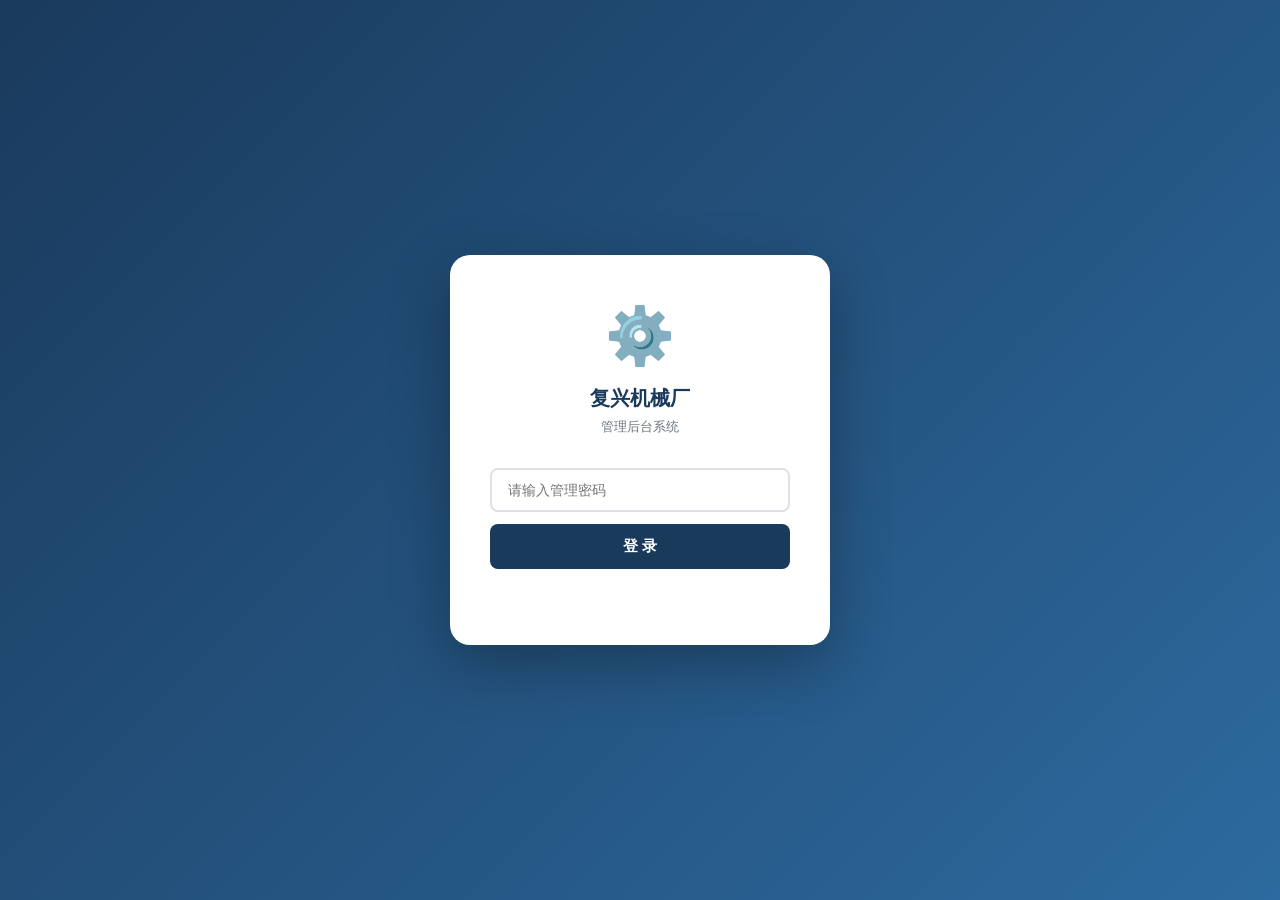
<file: admin.html>
<!DOCTYPE html>
<html lang="zh-CN">
<head>
<meta charset="UTF-8">
<meta name="viewport" content="width=device-width, initial-scale=1.0">
<title>复兴机械厂 · 管理后台</title>
<style>
*{margin:0;padding:0;box-sizing:border-box}
:root{
  --primary:#1a3a5c;--secondary:#c8860a;--accent:#e8f4fd;
  --dark:#0d1f2d;--green:#22c55e;--red:#ef4444;--orange:#f59e0b;
  --gray:#6c757d;--border:#dee2e6;--bg:#f0f2f5;--white:#fff;
  --shadow:0 2px 12px rgba(0,0,0,.08);--radius:10px;
}
body{font-family:'Microsoft YaHei','PingFang SC',Arial,sans-serif;background:var(--bg);color:#333;min-height:100vh}

/* ── Login ── */
#loginWrap{display:flex;align-items:center;justify-content:center;min-height:100vh;
  background:linear-gradient(135deg,var(--primary) 0%,#2d6a9f 100%)}
.login-box{background:var(--white);border-radius:20px;padding:48px 40px;width:380px;
  box-shadow:0 20px 60px rgba(0,0,0,.3);text-align:center}
.login-logo{font-size:56px;margin-bottom:16px}
.login-box h2{font-size:20px;color:var(--primary);margin-bottom:6px}
.login-box p{font-size:13px;color:var(--gray);margin-bottom:32px}
.inp{width:100%;padding:12px 16px;border:2px solid var(--border);border-radius:8px;
  font-size:14px;font-family:inherit;outline:none;transition:.2s;margin-bottom:12px}
.inp:focus{border-color:var(--primary)}
.btn-login{width:100%;padding:13px;background:var(--primary);color:#fff;border:none;
  border-radius:8px;font-size:15px;font-weight:600;cursor:pointer;transition:.2s}
.btn-login:hover{background:#254e7a}
.login-err{color:var(--red);font-size:13px;margin-top:8px;min-height:20px}
.login-tip{font-size:12px;color:#aaa;margin-top:16px}

/* ── Layout ── */
#adminWrap{display:none;min-height:100vh}
.layout{display:flex;min-height:100vh}

/* ── Sidebar ── */
.sidebar{width:220px;background:var(--dark);color:#fff;flex-shrink:0;display:flex;flex-direction:column;
  position:fixed;top:0;left:0;height:100vh;z-index:100}
.sb-logo{display:block;padding:24px 20px;border-bottom:1px solid rgba(255,255,255,.08);text-decoration:none;cursor:pointer;transition:.2s}
.sb-logo:hover{background:rgba(255,255,255,.05)}
.sb-logo .name{font-size:15px;font-weight:700;color:#fff;margin-bottom:2px}
.sb-logo .sub{font-size:11px;color:rgba(255,255,255,.4);letter-spacing:1px}
.sb-nav{flex:1;padding:16px 0}
.sb-nav a{display:flex;align-items:center;gap:10px;padding:12px 20px;color:rgba(255,255,255,.65);
  cursor:pointer;font-size:14px;transition:.2s;text-decoration:none}
.sb-nav a:hover{color:#fff;background:rgba(255,255,255,.05)}
.sb-nav a.active{color:#fff;background:rgba(200,134,10,.2);border-right:3px solid var(--secondary)}
.sb-nav .icon{font-size:18px;width:22px;text-align:center}
.sb-footer{padding:16px 20px;border-top:1px solid rgba(255,255,255,.08);font-size:12px;color:rgba(255,255,255,.3)}

/* ── Main ── */
.main{margin-left:220px;flex:1;display:flex;flex-direction:column;min-height:100vh}
.topbar{height:56px;background:var(--white);border-bottom:1px solid var(--border);
  display:flex;align-items:center;justify-content:space-between;padding:0 28px;
  box-shadow:0 1px 4px rgba(0,0,0,.04)}
.topbar-title{font-size:18px;font-weight:700;color:var(--primary)}
.topbar-right{display:flex;align-items:center;gap:16px}
.badge-new{background:var(--red);color:#fff;font-size:11px;padding:2px 7px;border-radius:10px}
.btn-logout{background:none;border:1px solid var(--border);color:var(--gray);padding:6px 14px;
  border-radius:6px;cursor:pointer;font-size:13px;transition:.2s}
.btn-logout:hover{border-color:var(--red);color:var(--red)}
.content{padding:28px;flex:1}

/* ── Stats ── */
.stats{display:grid;grid-template-columns:repeat(4,1fr);gap:16px;margin-bottom:28px}
.stat-card{background:var(--white);border-radius:var(--radius);padding:20px 22px;box-shadow:var(--shadow)}
.stat-card .num{font-size:32px;font-weight:800;line-height:1}
.stat-card .label{font-size:13px;color:var(--gray);margin-top:6px}
.stat-blue .num{color:var(--primary)}.stat-red .num{color:var(--red)}
.stat-green .num{color:var(--green)}.stat-orange .num{color:var(--secondary)}

/* ── Toolbar ── */
.toolbar{display:flex;align-items:center;gap:12px;margin-bottom:18px;flex-wrap:wrap}
.search-box{flex:1;min-width:200px;max-width:320px;position:relative}
.search-box input{width:100%;padding:9px 14px 9px 36px;border:1.5px solid var(--border);
  border-radius:8px;font-size:13px;outline:none;font-family:inherit;transition:.2s}
.search-box input:focus{border-color:var(--primary)}
.search-box::before{content:'🔍';position:absolute;left:11px;top:50%;transform:translateY(-50%);font-size:13px}
.filter-btns{display:flex;gap:6px}
.filter-btn{padding:8px 16px;border:1.5px solid var(--border);border-radius:20px;background:var(--white);
  cursor:pointer;font-size:13px;font-family:inherit;transition:.2s}
.filter-btn.active,.filter-btn:hover{background:var(--primary);color:#fff;border-color:var(--primary)}
.btn-action{padding:9px 18px;border-radius:8px;border:none;cursor:pointer;font-size:13px;font-family:inherit;transition:.2s;display:inline-flex;align-items:center;gap:6px;font-weight:500}
.btn-export{background:var(--green);color:#fff}.btn-export:hover{background:#16a34a}
.btn-refresh{background:var(--primary);color:#fff}.btn-refresh:hover{background:#254e7a}
.btn-refresh.loading{opacity:.6;cursor:wait}
.btn-clear{background:var(--red);color:#fff}.btn-clear:hover{background:#dc2626}

/* ── Display Items Toolbar (设备/产品管理) ── */
.btn-primary{background:linear-gradient(135deg,var(--primary) 0%,#2d6a9f 100%);color:#fff;border:none;padding:10px 20px;border-radius:8px;cursor:pointer;font-size:14px;font-family:inherit;transition:all .2s;font-weight:600;box-shadow:0 2px 8px rgba(26,58,92,.2)}
.btn-primary:hover{transform:translateY(-1px);box-shadow:0 4px 12px rgba(26,58,92,.3)}
.btn-secondary{background:var(--white);color:var(--primary);border:1.5px solid var(--primary);padding:10px 20px;border-radius:8px;cursor:pointer;font-size:14px;font-family:inherit;transition:all .2s;font-weight:500}
.btn-secondary:hover{background:var(--accent)}

/* ── Table ── */
.table-wrap{background:var(--white);border-radius:var(--radius);box-shadow:var(--shadow);overflow:hidden}
.tbl{width:100%;border-collapse:collapse;font-size:13px}
.tbl th{background:#f8f9fa;padding:12px 14px;text-align:left;font-weight:600;
  color:var(--gray);border-bottom:1px solid var(--border);white-space:nowrap}
.tbl td{padding:12px 14px;border-bottom:1px solid #f0f0f0;vertical-align:middle}
.tbl tr:last-child td{border-bottom:none}
.tbl tr:hover td{background:#fafbfc}
.msg-text{max-width:240px;overflow:hidden;text-overflow:ellipsis;white-space:nowrap;color:#555}
.tag{display:inline-block;padding:3px 10px;border-radius:12px;font-size:11px;font-weight:600}
.tag-new{background:#fef3c7;color:#92400e}
.tag-handled{background:#d1fae5;color:#065f46}
.tag-web{background:#dbeafe;color:#1e40af}
.tag-h5{background:#e0e7ff;color:#3730a3}
.tbl-actions{display:flex;gap:6px;white-space:nowrap}
.tbl-btn{padding:5px 10px;border:none;border-radius:5px;cursor:pointer;font-size:12px;font-family:inherit;transition:.2s}
.btn-view{background:#e0e7ff;color:#3730a3}.btn-view:hover{background:#c7d2fe}
.btn-done{background:#d1fae5;color:#065f46}.btn-done:hover{background:#a7f3d0}
.btn-del{background:#fee2e2;color:#991b1b}.btn-del:hover{background:#fecaca}

/* ── Display Items Table Actions (设备/产品操作按钮) ── */
.btn-small{padding:6px 12px;border:none;border-radius:6px;cursor:pointer;font-size:12px;font-family:inherit;transition:all .2s;font-weight:500;white-space:nowrap}
.btn-small.btn-primary{background:var(--primary);color:#fff}
.btn-small.btn-primary:hover{background:#254e7a;transform:translateY(-1px)}
.btn-small.btn-danger{background:#fee2e2;color:#991b1b}
.btn-small.btn-danger:hover{background:#fecaca;transform:translateY(-1px)}
.btn-small.btn-icon{padding:6px 8px;background:#f8f9fa;color:var(--gray);border:1px solid var(--border)}
.btn-small.btn-icon:hover{background:#e9ecef;color:var(--primary);transform:translateY(-1px)}
.action-group{display:inline-flex;gap:4px;align-items:center}
.empty-msg{text-align:center;padding:60px;color:var(--gray);font-size:14px}

/* ── Empty State (设备/产品空状态) ── */
.empty-state{text-align:center;padding:60px 20px;color:var(--gray)}
.empty-state .empty-icon{font-size:64px;margin-bottom:16px;opacity:.5}
.empty-state .empty-text{font-size:15px;margin-bottom:8px}
.empty-state .empty-hint{font-size:13px;color:#94a3b8}

/* ── Modal ── */
.modal-mask{display:none;position:fixed;inset:0;background:rgba(0,0,0,.5);z-index:200;
  align-items:center;justify-content:center}
.modal-mask.show{display:flex}
.modal{background:var(--white);border-radius:16px;padding:32px;width:540px;max-width:94vw;
  max-height:80vh;overflow-y:auto;box-shadow:0 20px 60px rgba(0,0,0,.25)}
.modal h3{font-size:18px;color:var(--primary);margin-bottom:20px}
.modal-close{float:right;background:none;border:none;font-size:20px;cursor:pointer;color:var(--gray);margin-top:-4px}
.detail-grid{display:grid;grid-template-columns:1fr 1fr;gap:12px}
.detail-item label{font-size:11px;color:var(--gray);text-transform:uppercase;letter-spacing:.5px}
.detail-item .val{font-size:14px;color:#333;margin-top:3px;font-weight:500}
.detail-content{grid-column:1/-1;margin-top:8px}
.detail-content label{font-size:11px;color:var(--gray)}
.detail-content .val{background:#f8f9fa;padding:12px;border-radius:8px;line-height:1.7;margin-top:4px;font-size:14px}

/* ── Images Tab ── */
.img-grid{display:grid;grid-template-columns:repeat(auto-fill,minmax(260px,1fr));gap:20px}
.img-card{background:var(--white);border-radius:var(--radius);box-shadow:var(--shadow);overflow:hidden;transition:all .2s}
.img-card:hover{transform:translateY(-2px);box-shadow:0 8px 24px rgba(0,0,0,.12)}
.img-preview{height:160px;display:flex;align-items:center;justify-content:center;
  font-size:48px;background:linear-gradient(135deg,var(--primary),#2d6a9f);position:relative;overflow:hidden}
.img-preview img{width:100%;height:100%;object-fit:cover;position:absolute;inset:0}
.img-preview .has-img-overlay{position:absolute;inset:0;background:rgba(0,0,0,.3);
  display:flex;align-items:center;justify-content:center;opacity:0;transition:.2s}
.img-card:hover .has-img-overlay{opacity:1}
.img-card-body{padding:16px}
.img-card-name{font-size:14px;font-weight:600;color:var(--primary);margin-bottom:4px}
.img-card-desc{font-size:12px;color:var(--gray);margin-bottom:14px}
.img-actions{display:flex;gap:8px;flex-wrap:wrap}
.btn-upload-img{padding:7px 14px;background:var(--primary);color:#fff;border:none;border-radius:6px;
  cursor:pointer;font-size:12px;font-family:inherit;transition:.2s}
.btn-upload-img:hover{background:#254e7a}
.btn-url-img{padding:7px 14px;background:var(--accent);color:var(--primary);border:1px solid var(--border);
  border-radius:6px;cursor:pointer;font-size:12px;font-family:inherit;transition:.2s}
.btn-url-img:hover{background:#d0e8f8}
.btn-reset-img{padding:7px 12px;background:#f8f9fa;color:var(--red);border:1px solid #fee2e2;
  border-radius:6px;cursor:pointer;font-size:12px;font-family:inherit;transition:.2s}
.btn-reset-img:hover{background:#fee2e2}
.img-status{font-size:11px;margin-top:8px;padding:4px 10px;border-radius:6px;display:inline-block}
.img-status.has-img{background:#d1fae5;color:#065f46}
.img-status.no-img{background:#f1f5f9;color:#94a3b8}

/* ── Display Items Image Cell (设备/产品图片单元格) ── */
.image-cell{width:80px;height:60px;border-radius:6px;overflow:hidden;background:linear-gradient(135deg,#f8f9fa,#e9ecef);display:flex;align-items:center;justify-content:center;position:relative}
.image-cell img{width:100%;height:100%;object-fit:cover}
.image-cell .image-placeholder{font-size:11px;color:#94a3b8;text-align:center;padding:4px;line-height:1.4}
.image-cell .image-key{font-size:10px;color:#64748b;background:#f1f5f9;padding:2px 6px;border-radius:4px;margin-top:4px;display:inline-block}

/* URL modal */
.url-modal{background:var(--white);border-radius:16px;padding:28px;width:460px;max-width:94vw}
.url-modal h3{font-size:16px;color:var(--primary);margin-bottom:16px}
.url-modal input{width:100%;padding:10px 14px;border:1.5px solid var(--border);border-radius:8px;
  font-size:13px;font-family:inherit;outline:none;margin-bottom:14px}
.url-modal input:focus{border-color:var(--primary)}
.url-modal-btns{display:flex;gap:10px;justify-content:flex-end}

/* ── Display Item Modal (设备/产品编辑模态框) ── */
.modal-box{background:var(--white);border-radius:16px;width:800px;max-width:94vw;max-height:90vh;overflow-y:auto;box-shadow:0 20px 60px rgba(0,0,0,.25)}
.modal-header{display:flex;align-items:center;justify-content:space-between;padding:20px 24px;border-bottom:1px solid var(--border)}
.modal-header h3{font-size:18px;color:var(--primary);margin:0}
.modal-close{background:none;border:none;font-size:24px;cursor:pointer;color:var(--gray);transition:.2s;line-height:1}
.modal-close:hover{color:var(--red);transform:rotate(90deg)}
.modal-body{padding:24px}
.form-section{margin-bottom:24px}
.form-section h4{font-size:15px;color:var(--primary);margin-bottom:16px;padding-bottom:8px;border-bottom:2px solid var(--accent)}
.form-row{display:flex;gap:16px;margin-bottom:16px}
.form-group{flex:1}
.form-group label{display:block;font-size:13px;color:var(--gray);margin-bottom:6px;font-weight:500}
.form-group .inp{margin-bottom:0}
.form-actions{display:flex;gap:12px;justify-content:flex-end;padding-top:20px;border-top:1px solid var(--border);margin-top:24px}
#item-image-preview{margin-top:10px;width:200px;height:150px;border:2px dashed var(--border);border-radius:8px;background:#fafbfc;display:flex;align-items:center;justify-content:center;transition:all .2s;overflow:hidden}
#item-image-preview:hover{border-color:var(--primary)}
#item-image-preview img{width:100%;height:100%;object-fit:cover}

/* ── Toast ── */
.toast{position:fixed;bottom:30px;right:30px;background:#333;color:#fff;padding:12px 22px;
  border-radius:8px;font-size:13px;opacity:0;transform:translateY(10px);transition:.3s;z-index:999;pointer-events:none}
.toast.show{opacity:1;transform:translateY(0)}

/* ── Responsive ── */
@media(max-width:900px){
  .sidebar{width:60px}.sb-logo .name,.sb-logo .sub,.sb-nav a>span:not(.icon){display:none}
  .sb-nav a{justify-content:center;padding:14px}.main{margin-left:60px}
  .stats{grid-template-columns:repeat(2,1fr)}}
@media(max-width:600px){
  .stats{grid-template-columns:1fr 1fr}.content{padding:16px}
  .tbl th:nth-child(3),.tbl td:nth-child(3),
  .tbl th:nth-child(4),.tbl td:nth-child(4){display:none}}
</style>
</head>
<body>

<!-- ════ 登录 ════ -->
<div id="loginWrap">
  <div class="login-box">
    <div class="login-logo">⚙️</div>
    <h2>复兴机械厂</h2>
    <p>管理后台系统</p>
    <input class="inp" type="password" id="pwdInput" placeholder="请输入管理密码" onkeydown="if(event.key==='Enter')doLogin()">
    <button class="btn-login" onclick="doLogin()">登 录</button>
    <div class="login-err" id="loginErr"></div>
  </div>
</div>

<!-- ════ 管理面板 ════ -->
<div id="adminWrap">
  <div class="layout">
    <!-- 侧边栏 -->
    <aside class="sidebar">
      <a href="index.html" class="sb-logo" title="返回主页" target="_blank" rel="noopener noreferrer">
        <div class="name">🏠 复兴机械厂</div>
        <div class="sub">ADMIN PANEL</div>
      </a>
      <nav class="sb-nav">
        <a class="active" onclick="showTab('dashboard')" id="nav-dashboard">
          <span class="icon">📊</span><span>数据概览</span>
        </a>
        <a onclick="showTab('messages')" id="nav-messages">
          <span class="icon">📨</span><span>留言管理</span>
        </a>
        <a onclick="showTab('images')" id="nav-images">
          <span class="icon">🖼️</span><span>页面图片</span>
        </a>
        <a onclick="showTab('equipment')" id="nav-equipment">
          <span class="icon">⚙️</span><span>设备管理</span>
        </a>
        <a onclick="showTab('products')" id="nav-products">
          <span class="icon">🔧</span><span>产品管理</span>
        </a>
        <a onclick="showTab('settings')" id="nav-settings">
          <span class="icon">⚙️</span><span>系统设置</span>
        </a>
      </nav>
      <div class="sb-footer">v1.0.0</div>
    </aside>

    <!-- 主内容 -->
    <div class="main">
      <div class="topbar">
        <div class="topbar-title" id="topbarTitle">数据概览</div>
        <div class="topbar-right">
          <span id="newBadge" class="badge-new" style="display:none"></span>
          <button class="btn-logout" onclick="logout()">退出登录</button>
        </div>
      </div>
      <div class="content">

        <!-- ── 数据概览 ── -->
        <div id="tab-dashboard">
          <div class="stats" id="statsCards"></div>
          <div class="table-wrap">
            <div style="padding:18px 20px;border-bottom:1px solid var(--border);font-weight:600;color:var(--primary)">
              最新留言（前5条）
            </div>
            <table class="tbl" id="recentTbl">
              <thead><tr><th>日期</th><th>姓名</th><th>电话</th><th>内容摘要</th><th>状态</th></tr></thead>
              <tbody id="recentBody"></tbody>
            </table>
          </div>
        </div>

        <!-- ── 留言管理 ── -->
        <div id="tab-messages" style="display:none">
          <div class="toolbar">
            <div class="search-box">
              <input type="text" id="searchInput" placeholder="搜索姓名/电话/内容..." oninput="renderMsgTable()">
            </div>
            <div class="filter-btns">
              <button class="filter-btn active" onclick="setFilter('all',this)">全部</button>
              <button class="filter-btn" onclick="setFilter('new',this)">未处理</button>
              <button class="filter-btn" onclick="setFilter('handled',this)">已处理</button>
            </div>
            <button class="btn-action btn-refresh" onclick="refreshMessages()">🔄 刷新数据</button>
            <button class="btn-action btn-export" onclick="exportCSV()">📥 导出CSV</button>
            <button class="btn-action btn-clear" onclick="clearHandled()">🗑️ 清除已处理</button>
          </div>
          <div class="table-wrap">
            <table class="tbl">
              <thead>
                <tr>
                  <th>日期</th><th>姓名</th><th>电话</th><th>公司</th>
                  <th>类型</th><th>内容摘要</th><th>来源</th><th>状态</th><th>操作</th>
                </tr>
              </thead>
              <tbody id="msgTableBody"></tbody>
            </table>
            <div id="msgEmpty" class="empty-msg" style="display:none">暂无留言数据</div>
          </div>
        </div>

        <!-- ── 图片管理 ── -->
        <div id="tab-images" style="display:none">
          <p style="color:var(--gray);font-size:13px;margin-bottom:12px">
            上传图片后将替换网站对应区域的默认占位图，支持 JPG/PNG/WebP 格式，建议宽高比 16:9。<br>
            <strong style="color:var(--secondary)">提示：</strong>云端存储限制约 95KB，建议优先使用「🔗 输入链接」方式设置图片，避免超出限额。
          </p>
          <div style="display:flex;align-items:center;gap:12px;margin-bottom:18px;flex-wrap:wrap">
            <div id="storageInfo" style="font-size:13px;color:var(--gray)"></div>
            <button class="btn-action btn-refresh" onclick="cleanupBase64Imgs()" style="font-size:12px;padding:7px 14px">🧹 清理base64数据</button>
          </div>
          <div class="img-grid" id="imgGrid"></div>
        </div>

        <!-- ── 设备管理 ── -->
        <div id="tab-equipment" style="display:none">
          <div class="toolbar">
            <button class="btn-primary" onclick="openDisplayItemModal('equipment')">✨ 添加设备</button>
            <button class="btn-secondary" onclick="refreshDisplayItems('equipment')">🔄 刷新</button>
          </div>
          <div class="table-wrap">
            <table class="tbl" id="equipmentTable">
              <thead>
                <tr>
                  <th style="width:60px">排序</th>
                  <th style="width:100px">图片</th>
                  <th>中文名称</th>
                  <th style="width:120px">分类</th>
                  <th style="width:80px">规格数</th>
                  <th style="width:80px">状态</th>
                  <th style="width:180px">操作</th>
                </tr>
              </thead>
              <tbody id="equipmentBody"></tbody>
            </table>
          </div>
        </div>

        <!-- ── 产品管理 ── -->
        <div id="tab-products" style="display:none">
          <div class="toolbar">
            <button class="btn-primary" onclick="openDisplayItemModal('product')">✨ 添加产品</button>
            <button class="btn-secondary" onclick="refreshDisplayItems('product')">🔄 刷新</button>
          </div>
          <div class="table-wrap">
            <table class="tbl" id="productTable">
              <thead>
                <tr>
                  <th style="width:60px">排序</th>
                  <th style="width:100px">图片</th>
                  <th>中文名称</th>
                  <th style="width:100px">标签</th>
                  <th style="width:80px">规格数</th>
                  <th style="width:80px">状态</th>
                  <th style="width:180px">操作</th>
                </tr>
              </thead>
              <tbody id="productBody"></tbody>
            </table>
          </div>
        </div>

        <!-- ── 系统设置 ── -->
        <div id="tab-settings" style="display:none">
          <div class="settings-card">
            <h3>🔒 修改管理密码</h3>
            <input class="inp" type="password" id="oldPwd" placeholder="当前密码">
            <input class="inp" type="password" id="newPwd" placeholder="新密码（至少6位）">
            <input class="inp" type="password" id="newPwd2" placeholder="确认新密码">
            <button class="btn-login" style="margin-top:4px" onclick="changePwd()">保存修改</button>
            <div class="login-err" id="pwdErr"></div>
          </div>
        </div>

      </div>
    </div>
  </div>
</div>

<!-- 详情弹窗 -->
<div class="modal-mask" id="detailModal">
  <div class="modal">
    <h3>留言详情 <button class="modal-close" onclick="closeModal('detailModal')">✕</button></h3>
    <div id="detailContent"></div>
  </div>
</div>

<!-- URL 输入弹窗 -->
<div class="modal-mask" id="urlModal">
  <div class="modal url-modal">
    <h3>输入图片链接</h3>
    <input type="url" id="urlInput" placeholder="https://example.com/image.jpg">
    <div class="url-modal-btns">
      <button class="btn-action" style="background:var(--border);color:#333" onclick="closeModal('urlModal')">取消</button>
      <button class="btn-action" style="background:var(--primary);color:#fff" onclick="saveUrl()">确认</button>
    </div>
  </div>
</div>

<!-- Toast -->
<div class="toast" id="toast"></div>

<!-- 隐藏文件输入 -->
<input type="file" id="fileInput" accept="image/*" style="display:none" onchange="handleFileUpload(event)">

<script>
// ════════════════════════════════════════════
//  常量 & 工具
// ════════════════════════════════════════════
const KEYS = { pwd:'fx_admin_pwd', msgs:'fx_messages', imgs:'fx_images', auth:'fx_admin_auth' };
const DEFAULT_PWD = 'fuxing@2024';
let currentFilter = 'all';
let currentImgSlot = null;

// ============================================================
//  云端数据服务配置（Supabase）
// ============================================================
const CLOUD_CONFIG = {
    SUPABASE_URL: 'https://sjpkjfpaocswveydbxvc.supabase.co',
    SUPABASE_KEY: 'sb_publishable_RbIuhqGsWbNzfNE-cXiZNA_7BR1_1fM'
};

// 检查云端服务是否已配置
function isCloudConfigured() {
    return CLOUD_CONFIG.SUPABASE_KEY && 
           CLOUD_CONFIG.SUPABASE_KEY !== 'YOUR_SUPABASE_ANON_KEY';
}

function toast(msg, color='#333') {
  const el = document.getElementById('toast');
  el.textContent = msg; el.style.background = color;
  el.classList.add('show');
  setTimeout(() => el.classList.remove('show'), 2800);
}
function closeModal(id){ document.getElementById(id).classList.remove('show') }
function openModal(id){ document.getElementById(id).classList.add('show') }

// 从云端获取留言数据
async function getMsgs(){
    if (!isCloudConfigured()) {
        console.warn('云端服务未配置，使用本地数据');
        try{return JSON.parse(localStorage.getItem(KEYS.msgs)||'[]')}catch{return[]}
    }
    
    try {
        const response = await fetch(`${CLOUD_CONFIG.SUPABASE_URL}/rest/v1/messages?select=*&order=id.desc`, {
            method: 'GET',
            headers: {
                'apikey': CLOUD_CONFIG.SUPABASE_KEY,
                'Authorization': `Bearer ${CLOUD_CONFIG.SUPABASE_KEY}`
            }
        });
        
        if (!response.ok) {
            throw new Error(`HTTP error! status: ${response.status}`);
        }
        
        const msgs = await response.json();
        
        // 同步到本地缓存
        localStorage.setItem(KEYS.msgs, JSON.stringify(msgs));
        
        return msgs;
    } catch (error) {
        console.error('获取云端留言失败:', error);
        toast('数据加载失败，使用本地缓存', '#ef4444');
        try{return JSON.parse(localStorage.getItem(KEYS.msgs)||'[]')}catch{return[]}
    }
}

// 保存留言数据到云端（Supabase 模式）
async function saveMsgs(arr, maxRetries){
    if (!isCloudConfigured()) {
        console.warn('云端服务未配置，仅保存到本地');
        localStorage.setItem(KEYS.msgs, JSON.stringify(arr));
        return;
    }

    maxRetries = maxRetries || 3;
    
    try {
        // Supabase 需要使用 UPSERT 方式更新数据
        // 对于 messages 表，我们采用逐条 upsert 的方式
        
        if (arr.length > 0) {
            // 逐条 upsert 留言数据
            for (const msg of arr) {
                const upsertResponse = await fetch(`${CLOUD_CONFIG.SUPABASE_URL}/rest/v1/messages`, {
                    method: 'POST',
                    headers: {
                        'apikey': CLOUD_CONFIG.SUPABASE_KEY,
                        'Authorization': `Bearer ${CLOUD_CONFIG.SUPABASE_KEY}`,
                        'Content-Type': 'application/json',
                        'Prefer': 'resolution=merge-duplicates'
                    },
                    body: JSON.stringify(msg)
                });
                
                if (!upsertResponse.ok) {
                    console.error(`留言 ${msg.id} upsert 失败:`, await upsertResponse.text());
                }
            }
        }
        
        console.log('留言数据已保存到 Supabase');
        localStorage.setItem(KEYS.msgs, JSON.stringify(arr));
    } catch (error) {
        console.error('保存留言到 Supabase 失败:', error);
        toast('云端保存失败，已保存到本地', '#f59e0b');
        localStorage.setItem(KEYS.msgs, JSON.stringify(arr));
    }
}

// 从云端获取图片配置
async function getImgs(){
    if (!isCloudConfigured()) {
        console.warn('云端服务未配置，使用本地图片');
        try{return JSON.parse(localStorage.getItem(KEYS.imgs)||'{}')}catch{return{}}
    }
    
    try {
        const response = await fetch(`${CLOUD_CONFIG.SUPABASE_URL}/rest/v1/images_config?select=*`, {
            method: 'GET',
            headers: {
                'apikey': CLOUD_CONFIG.SUPABASE_KEY,
                'Authorization': `Bearer ${CLOUD_CONFIG.SUPABASE_KEY}`
            }
        });
        
        if (!response.ok) {
            throw new Error(`HTTP error! status: ${response.status}`);
        }
        
        const data = await response.json();
        
        // 将 [{key: '...', url: '...'}] 转换为 {key: url} 格式
        const imgs = {};
        data.forEach(item => {
            imgs[item.key] = item.url;
        });
        
        // 同步到本地缓存
        localStorage.setItem(KEYS.imgs, JSON.stringify(imgs));
        
        return imgs;
    } catch (error) {
        console.error('获取云端图片配置失败:', error);
        try{return JSON.parse(localStorage.getItem(KEYS.imgs)||'{}')}catch{return{}}
    }
}

// 从本地缓存获取图片配置（用于写入操作，避免云端脏读导致数据覆盖）
function getLocalImgs(){
    try{return JSON.parse(localStorage.getItem(KEYS.imgs)||'{}')}catch{return{}}
}

// 计算图片数据的总大小（字节）
function calcImgsSize(obj){
    return JSON.stringify({ images: obj }).length;
}

// 格式化文件大小显示
function formatSize(bytes){
    if(bytes < 1024) return bytes + 'B';
    if(bytes < 1024*1024) return (bytes/1024).toFixed(1) + 'KB';
    return (bytes/(1024*1024)).toFixed(1) + 'MB';
}

// 清理过大的base64图片数据，为云端同步腾出空间
// 保留URL链接，仅移除base64格式的图片
async function cleanupBase64Imgs(){
    const imgs = getLocalImgs();
    let removedCount = 0;
    let freedBytes = 0;
    Object.keys(imgs).forEach(function(key){
        if(imgs[key] && imgs[key].startsWith('data:image/')){
            freedBytes += imgs[key].length;
            delete imgs[key];
            removedCount++;
        }
    });
    if(removedCount === 0){
        toast('没有需要清理的base64图片数据');
        return;
    }
    localStorage.setItem(KEYS.imgs, JSON.stringify(imgs));
    const cloudSaved = await saveImgs(imgs);
    renderImgGrid(imgs);
    const msg = '已清理 ' + removedCount + ' 张base64图片，释放 ' + formatSize(freedBytes);
    toast(msg, cloudSaved ? '#22c55e' : '#f59e0b');
}

// 保存图片配置到云端（Supabase 模式）
async function saveImgs(obj){
    // 先更新本地缓存
    localStorage.setItem(KEYS.imgs, JSON.stringify(obj));

    if (!isCloudConfigured()) {
        console.warn('云端服务未配置，仅保存到本地');
        return false;
    }
    
    try {
        // 1. 先获取云端所有已有的图片配置
        const existingResponse = await fetch(`${CLOUD_CONFIG.SUPABASE_URL}/rest/v1/images_config?select=key`, {
            headers: {
                'apikey': CLOUD_CONFIG.SUPABASE_KEY,
                'Authorization': `Bearer ${CLOUD_CONFIG.SUPABASE_KEY}`
            }
        });
        
        let existingKeys = [];
        if (existingResponse.ok) {
            const existingData = await existingResponse.json();
            existingKeys = existingData.map(item => item.key);
        }
        
        // 2. 删除云端存在但本地已删除的 key
        const newKeys = Object.keys(obj);
        const keysToDelete = existingKeys.filter(key => !newKeys.includes(key));
        
        if (keysToDelete.length > 0) {
            for (const key of keysToDelete) {
                const deleteResponse = await fetch(`${CLOUD_CONFIG.SUPABASE_URL}/rest/v1/images_config?key=eq.${key}`, {
                    method: 'DELETE',
                    headers: {
                        'apikey': CLOUD_CONFIG.SUPABASE_KEY,
                        'Authorization': `Bearer ${CLOUD_CONFIG.SUPABASE_KEY}`
                    }
                });
                
                if (!deleteResponse.ok) {
                    console.error(`云端图片配置 ${key} 删除失败:`, await deleteResponse.text());
                } else {
                    console.log(`已删除云端图片配置: ${key}`);
                }
            }
        }
        
        // 3. upsert 本地存在的图片配置
        if (newKeys.length > 0) {
            for (const key of newKeys) {
                const upsertResponse = await fetch(`${CLOUD_CONFIG.SUPABASE_URL}/rest/v1/images_config`, {
                    method: 'POST',
                    headers: {
                        'apikey': CLOUD_CONFIG.SUPABASE_KEY,
                        'Authorization': `Bearer ${CLOUD_CONFIG.SUPABASE_KEY}`,
                        'Content-Type': 'application/json',
                        'Prefer': 'resolution=merge-duplicates'
                    },
                    body: JSON.stringify({
                        key: key,
                        url: obj[key]
                    })
                });
                
                if (!upsertResponse.ok) {
                    console.error(`图片配置 ${key} upsert 失败:`, await upsertResponse.text());
                }
            }
        }
        
        console.log('图片配置已保存到 Supabase');
        return true;
    } catch (error) {
        console.error('保存图片配置到 Supabase 失败:', error);
        toast('云端保存失败: ' + error.message, '#ef4444');
        return false;
    }
}

const TYPE_MAP = {quote:'产品询价',tech:'技术咨询',coop:'合作洽谈',other:'其他事项','':`-`};

// ════════════════════════════════════════════
//  登录 / 登出
// ════════════════════════════════════════════
function getPwd(){ return localStorage.getItem(KEYS.pwd) || btoa(DEFAULT_PWD) }

function doLogin(){
  const input = document.getElementById('pwdInput').value;
  if(!input){ document.getElementById('loginErr').textContent='请输入密码'; return }
  if(btoa(input) === getPwd()){
    sessionStorage.setItem(KEYS.auth,'1');
    document.getElementById('loginWrap').style.display='none';
    document.getElementById('adminWrap').style.display='block';
    initAdmin();
  } else {
    document.getElementById('loginErr').textContent='密码错误，请重试';
    document.getElementById('pwdInput').value='';
  }
}

function logout(){
  sessionStorage.removeItem(KEYS.auth);
  document.getElementById('adminWrap').style.display='none';
  document.getElementById('loginWrap').style.display='flex';
  document.getElementById('pwdInput').value='';
  document.getElementById('loginErr').textContent='';
}

function changePwd(){
  const old=document.getElementById('oldPwd').value;
  const n1=document.getElementById('newPwd').value;
  const n2=document.getElementById('newPwd2').value;
  const err=document.getElementById('pwdErr');
  if(btoa(old)!==getPwd()){err.textContent='当前密码错误';return}
  if(n1.length<6){err.textContent='新密码至少6位';return}
  if(n1!==n2){err.textContent='两次输入不一致';return}
  localStorage.setItem(KEYS.pwd,btoa(n1));
  err.textContent=''; err.style.color='var(--green)';
  document.getElementById('pwdErr').textContent='✅ 密码修改成功';
  setTimeout(()=>{document.getElementById('pwdErr').textContent='';err.style.color='var(--red)'},2000);
  document.getElementById('oldPwd').value='';
  document.getElementById('newPwd').value='';
  document.getElementById('newPwd2').value='';
}

// ════════════════════════════════════════════
//  Tab 切换
// ════════════════════════════════════════════
const TABS = ['dashboard','messages','images','equipment','products','settings'];
const TAB_TITLES = {dashboard:'数据概览',messages:'留言管理',images:'页面图片',equipment:'设备管理',products:'产品管理',settings:'系统设置'};

function showTab(name){
  TABS.forEach(t=>{
    document.getElementById('tab-'+t).style.display = t===name?'block':'none';
    document.getElementById('nav-'+t).classList.toggle('active',t===name);
  });
  document.getElementById('topbarTitle').textContent = TAB_TITLES[name];
  if(name==='messages') renderMsgTable();
  if(name==='images') renderImgGrid();
  if(name==='equipment') renderDisplayItemList('equipment');
  if(name==='products') renderDisplayItemList('product');
  if(name==='dashboard') renderDashboard();
}

// ════════════════════════════════════════════
//  数据概览
// ════════════════════════════════════════════
async function renderDashboard(){
  const msgs = await getMsgs();
  const total = msgs.length;
  const newCount = msgs.filter(m=>m.status==='new').length;
  const handled = msgs.filter(m=>m.status==='handled').length;
  // 使用本地时间构造今日日期字符串，与留言 date 字段格式一致（YYYY-MM-DD）
  const now = new Date();
  const todayStr = `${now.getFullYear()}-${String(now.getMonth()+1).padStart(2,'0')}-${String(now.getDate()).padStart(2,'0')}`;
  const today = msgs.filter(m=>m.date && m.date.slice(0,10)===todayStr).length;

  document.getElementById('statsCards').innerHTML=`
    <div class="stat-card stat-blue"><div class="num">${total}</div><div class="label">总留言数</div></div>
    <div class="stat-card stat-red"><div class="num">${newCount}</div><div class="label">未处理</div></div>
    <div class="stat-card stat-green"><div class="num">${handled}</div><div class="label">已处理</div></div>
    <div class="stat-card stat-orange"><div class="num">${today}</div><div class="label">今日新增</div></div>
  `;
  // 最新5条
  const recent = [...msgs].sort((a,b)=>b.id-a.id).slice(0,5);
  document.getElementById('recentBody').innerHTML = recent.length ? recent.map(m=>`
    <tr>
      <td>${m.date||'-'}</td>
      <td>${esc(m.name)}</td>
      <td>${esc(m.phone)}</td>
      <td class="msg-text">${esc(m.content)}</td>
      <td><span class="tag ${m.status==='new'?'tag-new':'tag-handled'}">${m.status==='new'?'未处理':'已处理'}</span></td>
    </tr>`).join('') : `<tr><td colspan="5" class="empty-msg">暂无留言</td></tr>`;

  // 更新顶部红点
  const badge = document.getElementById('newBadge');
  if(newCount>0){ badge.textContent=newCount+'条未处理'; badge.style.display='' }
  else badge.style.display='none';
}

// ════════════════════════════════════════════
//  留言管理
// ════════════════════════════════════════════
function setFilter(f, btn){
  currentFilter=f;
  document.querySelectorAll('.filter-btn').forEach(b=>b.classList.remove('active'));
  btn.classList.add('active');
  renderMsgTable();
}

async function renderMsgTable(){
  const keyword = (document.getElementById('searchInput')?.value||'').toLowerCase();
  let msgs = await getMsgs();
  msgs.sort((a,b)=>b.id-a.id);

  if(currentFilter==='new') msgs=msgs.filter(m=>m.status==='new');
  else if(currentFilter==='handled') msgs=msgs.filter(m=>m.status==='handled');

  if(keyword) msgs=msgs.filter(m=>
    (m.name||'').toLowerCase().includes(keyword)||
    (m.phone||'').includes(keyword)||
    (m.content||'').toLowerCase().includes(keyword)||
    (m.company||'').toLowerCase().includes(keyword)
  );

  const empty = document.getElementById('msgEmpty');
  const tbody = document.getElementById('msgTableBody');
  if(!msgs.length){ tbody.innerHTML=''; empty.style.display=''; return }
  empty.style.display='none';
  tbody.innerHTML = msgs.map(m=>`
    <tr>
      <td style="white-space:nowrap">${m.date||'-'}</td>
      <td>${esc(m.name)}</td>
      <td>${esc(m.phone)}</td>
      <td>${esc(m.company||'-')}</td>
      <td>${TYPE_MAP[m.type]||m.type||'-'}</td>
      <td class="msg-text">${esc(m.content)}</td>
      <td><span class="tag ${m.source==='h5'?'tag-h5':'tag-web'}">${m.source==='h5'?'H5':'Web'}</span></td>
      <td><span class="tag ${m.status==='new'?'tag-new':'tag-handled'}">${m.status==='new'?'未处理':'已处理'}</span></td>
      <td>
        <div class="tbl-actions">
          <button class="tbl-btn btn-view" onclick="viewMsg(${m.id})">详情</button>
          ${m.status==='new'?`<button class="tbl-btn btn-done" onclick="markHandled(${m.id})">标记处理</button>`:''}
          <button class="tbl-btn btn-del" onclick="delMsg(${m.id})">删除</button>
        </div>
      </td>
    </tr>`).join('');
}

async function viewMsg(id){
  const allMsgs = await getMsgs();
  const m = allMsgs.find(x=>x.id===id);
  if(!m) return;
  document.getElementById('detailContent').innerHTML=`
    <div class="detail-grid">
      <div class="detail-item"><label>姓名</label><div class="val">${esc(m.name)}</div></div>
      <div class="detail-item"><label>电话</label><div class="val">${esc(m.phone)}</div></div>
      <div class="detail-item"><label>公司</label><div class="val">${esc(m.company||'-')}</div></div>
      <div class="detail-item"><label>邮箱</label><div class="val">${esc(m.email||'-')}</div></div>
      <div class="detail-item"><label>咨询类型</label><div class="val">${TYPE_MAP[m.type]||m.type||'-'}</div></div>
      <div class="detail-item"><label>提交时间</label><div class="val">${m.date||'-'}</div></div>
      <div class="detail-item"><label>来源</label><div class="val">${m.source==='h5'?'移动端H5':'桌面Web'}</div></div>
      <div class="detail-item"><label>状态</label><div class="val">${m.status==='new'?'⌛ 未处理':'✅ 已处理'}</div></div>
      <div class="detail-item detail-content"><label>留言内容</label><div class="val">${esc(m.content)}</div></div>
    </div>
    <div style="margin-top:20px;display:flex;gap:10px;justify-content:flex-end">
      ${m.status==='new'?`<button class="btn-action" style="background:var(--green);color:#fff" onclick="markHandled(${m.id});closeModal('detailModal')">✅ 标记已处理</button>`:''}
      <button class="btn-action" style="background:var(--red);color:#fff" onclick="delMsg(${m.id});closeModal('detailModal')">🗑️ 删除</button>
    </div>
  `;
  openModal('detailModal');
}

async function markHandled(id){
  const msgs = await getMsgs();
  const m = msgs.find(x=>x.id===id);
  if(m){ 
    m.status='handled'; 
    await saveMsgs(msgs); 
    renderMsgTable(); 
    renderDashboard(); 
    toast('已标记为处理完毕','#22c55e'); 
  }
}

async function delMsg(id){
  if(!confirm('确定删除该留言？')) return;
  const msgs = await getMsgs();
  await saveMsgs(msgs.filter(x=>x.id!==id));
  renderMsgTable(); 
  renderDashboard();
  toast('留言已删除','#ef4444');
}

async function clearHandled(){
  if(!confirm('确定清除所有"已处理"的留言？')) return;
  const msgs = await getMsgs();
  await saveMsgs(msgs.filter(m=>m.status!=='handled'));
  renderMsgTable(); 
  renderDashboard();
  toast('已清除处理完毕的留言');
}

async function refreshMessages(){
  const btn = document.querySelector('.btn-refresh');
  if(btn){ btn.classList.add('loading'); btn.innerHTML='⏳ 刷新中...'; }
  try {
    // 强制从云端重新拉取（清除本地缓存）
    localStorage.removeItem(KEYS.msgs);
    await renderMsgTable();
    await renderDashboard();
    toast('数据已刷新','#22c55e');
  } catch(e) {
    toast('刷新失败','#ef4444');
  } finally {
    if(btn){ btn.classList.remove('loading'); btn.innerHTML='🔄 刷新数据'; }
  }
}

async function exportCSV(){
  const msgs = await getMsgs();
  msgs.sort((a,b)=>b.id-a.id);
  if(!msgs.length){ toast('暂无数据可导出'); return }
  const headers = ['日期','姓名','电话','公司','邮箱','咨询类型','留言内容','来源','状态'];
  const rows = msgs.map(m=>[
    m.date||'', m.name||'', m.phone||'', m.company||'', m.email||'',
    TYPE_MAP[m.type]||m.type||'', (m.content||'').replace(/,/g,'，'),
    m.source==='h5'?'移动H5':'桌面Web', m.status==='new'?'未处理':'已处理'
  ]);
  const csv = '\uFEFF' + [headers, ...rows].map(r=>r.map(v=>`"${v}"`).join(',')).join('\n');
  const a = document.createElement('a');
  a.href = URL.createObjectURL(new Blob([csv],{type:'text/csv;charset=utf-8'}));
  a.download = `留言数据_${new Date().toISOString().slice(0,10)}.csv`;
  a.click();
  toast('导出成功','#22c55e');
}

function esc(str){ return String(str||'').replace(/[&<>"']/g,c=>({'&':'&amp;','<':'&lt;','>':'&gt;','"':'&quot;',"'":'&#39;'}[c])) }

// ════════════════════════════════════════════
//  图片管理
// ════════════════════════════════════════════
const IMG_SLOTS = [
  {id:'about-main', name:'关于我们主图', desc:'首页"关于我们"区域主图', emoji:'🏭'},
];

async function renderImgGrid(cachedImgs){
  const imgs = cachedImgs || await getImgs();
  document.getElementById('imgGrid').innerHTML = IMG_SLOTS.map(slot=>{
    const src = imgs[slot.id];
    const isBase64 = src && src.startsWith('data:image/');
    const sizeStr = isBase64 ? formatSize(src.length) : '';
    return `
    <div class="img-card" id="card-${slot.id}">
      <div class="img-preview" id="preview-${slot.id}"
           style="${src?`background-image:url('${src}');background-size:cover;background-position:center`:'background:linear-gradient(135deg,#1a3a5c,#2d6a9f)'}">
        ${src?`<div class="has-img-overlay"><span style="color:#fff;font-size:13px">已设置图片</span></div>`:`<span style="font-size:48px">${slot.emoji}</span>`}
      </div>
      <div class="img-card-body">
        <div class="img-card-name">${slot.name}</div>
        <div class="img-card-desc">${slot.desc}</div>
        <div class="img-actions">
          <button class="btn-upload-img" onclick="triggerUpload('${slot.id}')">📁 上传图片</button>
          <button class="btn-url-img" onclick="openUrlInput('${slot.id}')">🔗 输入链接</button>
          ${src?`<button class="btn-reset-img" onclick="resetImg('${slot.id}')">↩ 还原</button>`:''}
        </div>
        <div class="img-status ${src?'has-img':'no-img'}" id="status-${slot.id}">
          ${src?(isBase64?`📁 base64 ${sizeStr}`:'🔗 URL链接'):'⬜ 使用默认占位图'}
        </div>
      </div>
    </div>`;
  }).join('');
  // 更新存储占用信息
  updateStorageInfo(imgs);
}

// 更新存储占用信息显示
function updateStorageInfo(imgs){
  const el = document.getElementById('storageInfo');
  if(!el) return;
  const totalSize = calcImgsSize(imgs);
  const limit = 95 * 1024;
  const percent = Math.min(100, (totalSize / limit * 100)).toFixed(0);
  const overLimit = totalSize > limit;
  const base64Count = Object.values(imgs).filter(v => v && v.startsWith('data:image/')).length;
  const urlCount = Object.keys(imgs).filter(k => imgs[k] && !imgs[k].startsWith('data:image/')).length;
  el.innerHTML = `
    <span style="color:${overLimit?'var(--red)':'var(--primary)'};font-weight:600">💾 ${formatSize(totalSize)}</span>
    <span style="margin:0 4px">/</span>
    <span>${formatSize(limit)}</span>
    <span style="margin-left:8px;color:${overLimit?'var(--red)':'var(--gray)'}">(${percent}%)</span>
    ${base64Count?`<span style="margin-left:12px;color:var(--orange)">📁 base64: ${base64Count}张</span>`:''}
    ${urlCount?`<span style="margin-left:8px;color:var(--green)">🔗 URL: ${urlCount}个</span>`:''}
    ${overLimit?'<span style="margin-left:12px;color:var(--red);font-weight:600">⚠️ 超出云端限额</span>':''}
  `;
}

function triggerUpload(slotId){
  currentImgSlot = slotId;
  document.getElementById('fileInput').click();
}

function handleFileUpload(e){
  const file = e.target.files[0];
  if(!file || !currentImgSlot) return;
  
  // 检查文件大小（限制为 500KB，避免超出 JSONBin 限制）
  if(file.size > 500*1024){ 
    toast('图片大小不能超过500KB，请先压缩图片','#ef4444'); 
    return; 
  }
  
  const reader = new FileReader();
  reader.onload = async function(ev){
    try {
      if(file.type.startsWith('image/')) {
        await new Promise((resolve, reject) => {
          compressImage(ev.target.result, 500, 0.6, async function(compressedBase64){
            try {
              await applyImg(currentImgSlot, compressedBase64);
              resolve();
            } catch(err) {
              reject(err);
            }
          });
        });
      } else {
        await applyImg(currentImgSlot, ev.target.result);
      }
    } catch(err) {
      console.error('上传失败:', err);
      toast('图片上传失败','#ef4444');
    }
  };
  reader.readAsDataURL(file);
  e.target.value='';
}

// 图片压缩函数（多级压缩确保base64体积可控）
function compressImage(base64, maxWidth, quality, callback) {
  const img = new Image();
  img.onload = function() {
    const canvas = document.createElement('canvas');
    let width = img.width;
    let height = img.height;
    
    // 计算新尺寸
    if(width > maxWidth) {
      height = (height * maxWidth) / width;
      width = maxWidth;
    }
    
    canvas.width = width;
    canvas.height = height;
    
    const ctx = canvas.getContext('2d');
    ctx.drawImage(img, 0, 0, width, height);
    
    // 压缩为 JPEG
    let compressedBase64 = canvas.toDataURL('image/jpeg', quality);
    
    // 如果压缩后仍然超过 30KB，进行二次压缩
    if(compressedBase64.length > 30 * 1024) {
      const ratio = Math.sqrt((30 * 1024) / compressedBase64.length);
      canvas.width = Math.round(width * ratio);
      canvas.height = Math.round(height * ratio);
      const ctx2 = canvas.getContext('2d');
      ctx2.drawImage(img, 0, 0, canvas.width, canvas.height);
      compressedBase64 = canvas.toDataURL('image/jpeg', 0.5);
      console.log('二次压缩: ' + Math.round(width) + 'px -> ' + canvas.width + 'px, 最终 ' + formatSize(compressedBase64.length));
    }
    
    callback(compressedBase64);
  };
  img.src = base64;
}

function openUrlInput(slotId){
  currentImgSlot = slotId;
  // 从本地缓存读取，避免云端脏读
  const imgs = getLocalImgs();
  document.getElementById('urlInput').value = imgs[slotId]||'';
  openModal('urlModal');
}

async function saveUrl(){
  const url = document.getElementById('urlInput').value.trim();
  if(!url){ toast('请输入有效链接','#ef4444'); return }
  try {
    await applyImg(currentImgSlot, url);
    closeModal('urlModal');
  } catch(err) {
    toast('图片链接保存失败','#ef4444');
  }
}

async function applyImg(slotId, src){
  try {
    // 从本地缓存读取最新数据，避免云端脏读导致数据覆盖
    const imgs = getLocalImgs();
    imgs[slotId] = src;
    const cloudSaved = await saveImgs(imgs);
    renderImgGrid(imgs);
    // saveImgs 内部已处理了数据过大等情况的 toast，此处不再重复提示
    if (cloudSaved) {
      toast('图片已保存并同步到云端', '#22c55e');
    }
    // cloudSaved=false 时 saveImgs 已弹出具体原因的 toast，无需再弹
  } catch (error) {
    console.error('应用图片失败:', error);
    toast('应用图片失败', '#ef4444');
  }
}

async function resetImg(slotId){
  if(!confirm('确定还原为默认占位图？')) return;
  // 从本地缓存读取最新数据，避免云端脏读
  const imgs = getLocalImgs();
  delete imgs[slotId];
  const cloudSaved = await saveImgs(imgs);
  renderImgGrid(imgs);
  if (cloudSaved) {
    toast('已还原默认图片，云端已同步');
  }
  // cloudSaved=false 时 saveImgs 已弹出具体原因的 toast
}

// ════════════════════════════════════════════
//  初始化
// ════════════════════════════════════════════
async function initAdmin(){
  await renderDashboard();
  // 更新导航红点
  const msgs = await getMsgs();
  const newCount = msgs.filter(m=>m.status==='new').length;
  const badge = document.getElementById('newBadge');
  if(newCount){ badge.textContent=newCount+'条未处理'; badge.style.display='' }
}

// 页面加载时检查是否已登录（session）
window.addEventListener('DOMContentLoaded', function(){
  if(sessionStorage.getItem(KEYS.auth)==='1'){
    document.getElementById('loginWrap').style.display='none';
    document.getElementById('adminWrap').style.display='block';
    initAdmin();
  }
  // 点击遮罩关闭弹窗
  document.querySelectorAll('.modal-mask').forEach(el=>{
    el.addEventListener('click', function(e){ if(e.target===el) el.classList.remove('show') });
  });
});
</script>

<!-- 设备/产品管理脚本 -->
<script src="js/display-items-admin.js"></script>

<!-- 设备/产品编辑模态框 -->
<div class="modal-mask" id="displayItemModal">
  <div class="modal-box" style="max-width:800px;max-height:90vh;overflow-y:auto">
    <div class="modal-header">
      <h3 id="displayItemModalTitle">添加设备</h3>
      <button class="modal-close" onclick="closeDisplayItemModal()">✕</button>
    </div>
    <div class="modal-body">
      <form id="displayItemForm" onsubmit="handleDisplayItemSubmit(event)">
        <input type="hidden" id="item-id">
        <input type="hidden" id="item-category">
        
        <div class="form-section">
          <h4>📋 基本信息</h4>
          <div class="form-row">
            <div class="form-group">
              <label>分类</label>
              <select class="inp" id="item-tag" required>
                <option value="">请选择分类</option>
              </select>
            </div>
            <div class="form-group">
              <label>排序序号</label>
              <input type="number" class="inp" id="item-sort" value="1" min="1" required>
            </div>
          </div>
          
          <div class="form-row">
            <div class="form-group">
              <label>中文标题 *</label>
              <input type="text" class="inp" id="item-title-zh" placeholder="请输入中文标题" required>
            </div>
            <div class="form-group">
              <label>英文标题</label>
              <input type="text" class="inp" id="item-title-en" placeholder="English Title">
            </div>
          </div>
          
          <div class="form-row">
            <div class="form-group">
              <label>日文标题</label>
              <input type="text" class="inp" id="item-title-ja" placeholder="日本語タイトル">
            </div>
            <div class="form-group">
              <label>图片Key</label>
              <input type="text" class="inp" id="item-image-key" placeholder="如: prod-9">
            </div>
          </div>
        </div>
        
        <div class="form-section">
          <h4>🖼️ 图片配置</h4>
          <div class="form-group">
            <label>图片URL</label>
            <input type="url" class="inp" id="item-image-url" placeholder="https://example.com/image.jpg">
            <div style="margin-top:10px;display:flex;gap:10px;align-items:center">
              <button type="button" class="btn-secondary" onclick="triggerImageUpload()" style="padding:8px 16px;font-size:13px">📤 本地上传</button>
              <input type="file" id="item-image-file" accept="image/*" style="display:none" onchange="handleImageUpload(event)">
              <span style="font-size:12px;color:#999">支持 JPG/PNG/WebP，建议不超过500KB</span>
            </div>
            <div id="item-image-preview" style="margin-top:10px;width:200px;height:150px;border:2px dashed var(--border);border-radius:8px;background:#fafbfc;display:flex;align-items:center;justify-content:center;transition:all .2s;overflow:hidden">
              <span style="color:#999">图片预览</span>
            </div>
          </div>
        </div>
        
        <div class="form-section">
          <h4>📝 描述信息</h4>
          <div class="form-group">
            <label>中文描述</label>
            <textarea class="inp" id="item-desc-zh" rows="3" placeholder="请输入中文描述" style="resize:vertical"></textarea>
          </div>
          <div class="form-group">
            <label>英文描述</label>
            <textarea class="inp" id="item-desc-en" rows="3" placeholder="English Description" style="resize:vertical"></textarea>
          </div>
          <div class="form-group">
            <label>日文描述</label>
            <textarea class="inp" id="item-desc-ja" rows="3" placeholder="日本語の説明" style="resize:vertical"></textarea>
          </div>
        </div>
        
        <div class="form-section">
          <h4>📊 规格参数</h4>
          <div id="specs-container"></div>
          <button type="button" class="btn-secondary" onclick="addSpecRow()" style="margin-top:10px">+ 添加规格</button>
        </div>
        
        <div class="form-section">
          <h4>🏷️ 标签（逗号分隔）</h4>
          <input type="text" class="inp" id="item-tags" placeholder="如: 数控机床,高精度,五轴联动">
        </div>
        
        <div class="form-section">
          <h4>✅ 状态</h4>
          <label style="display:flex;align-items:center;gap:8px;cursor:pointer">
            <input type="checkbox" id="item-active" checked style="width:18px;height:18px;cursor:pointer">
            <span>启用</span>
          </label>
        </div>
        
        <div class="form-actions">
          <button type="submit" class="btn-primary">💾 保存</button>
          <button type="button" class="btn-secondary" onclick="closeDisplayItemModal()">取消</button>
        </div>
      </form>
    </div>
  </div>
</div>

</body>
</html>
</file>
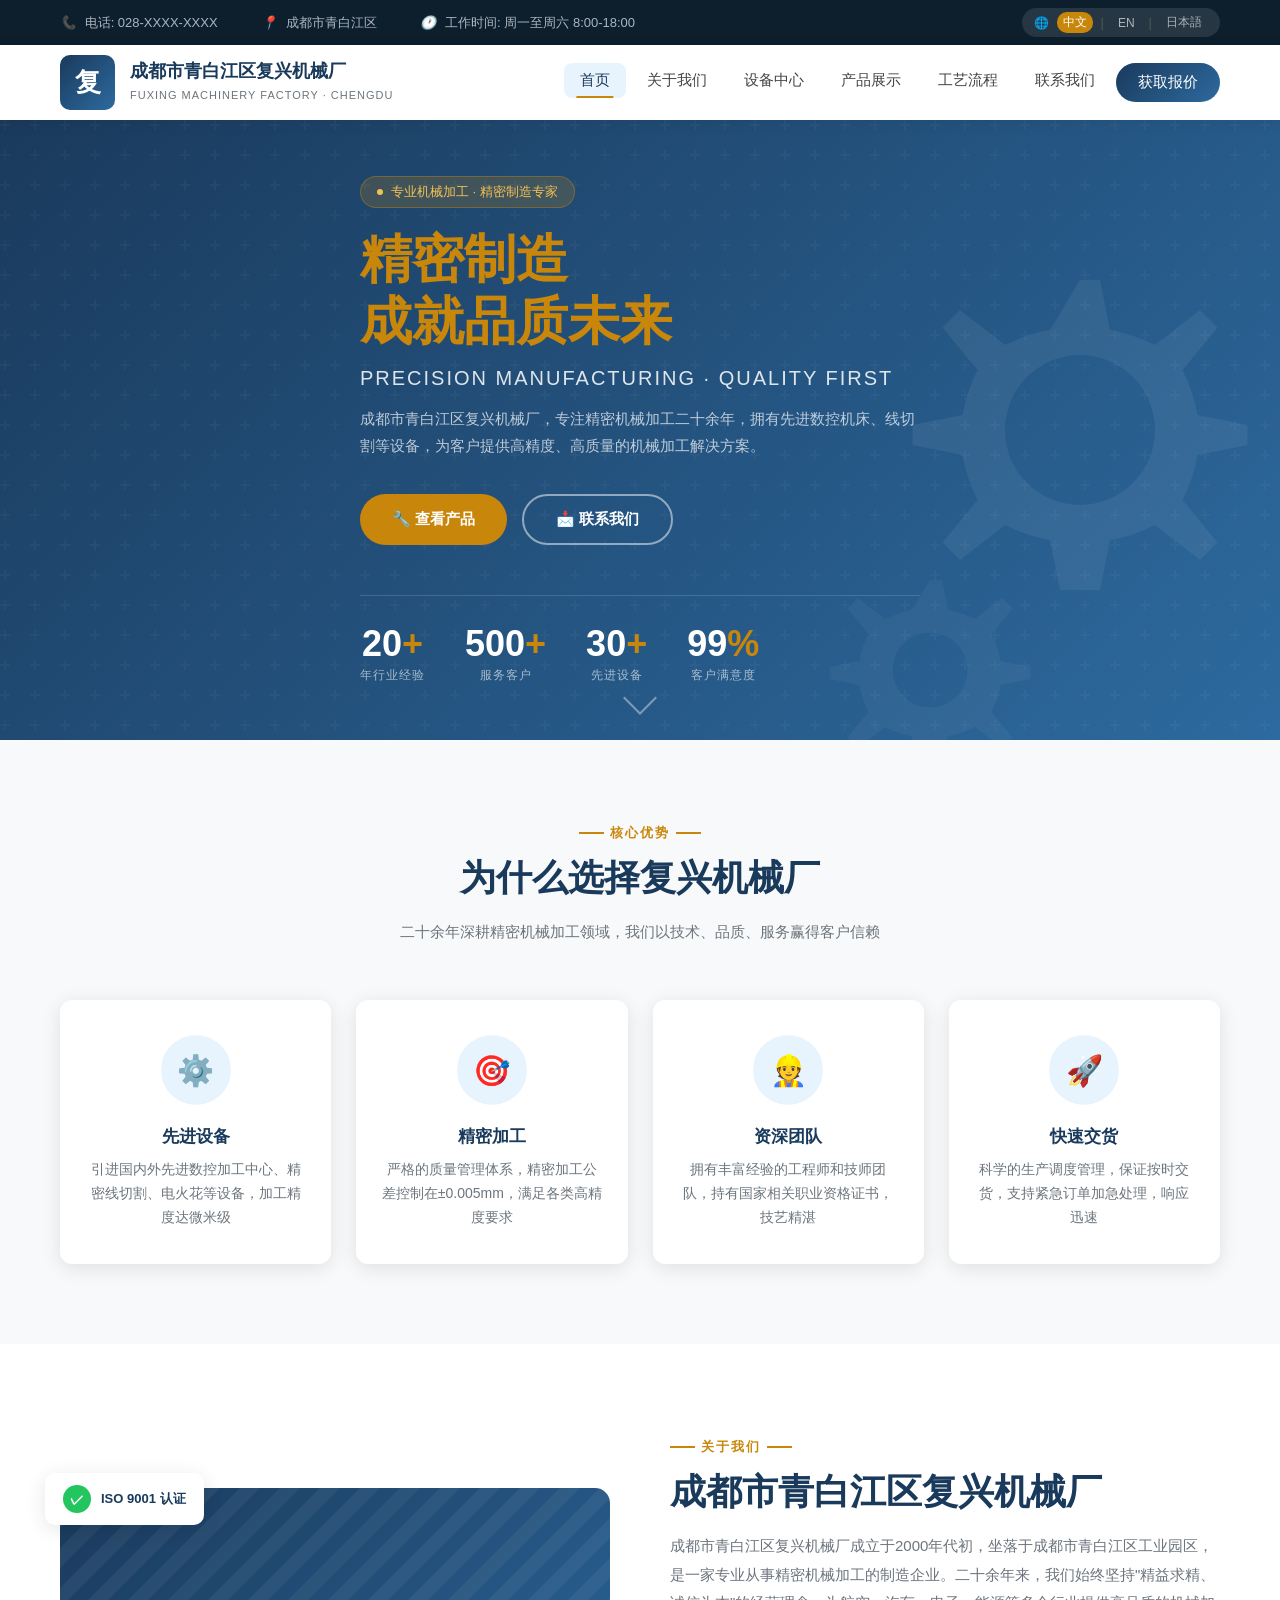
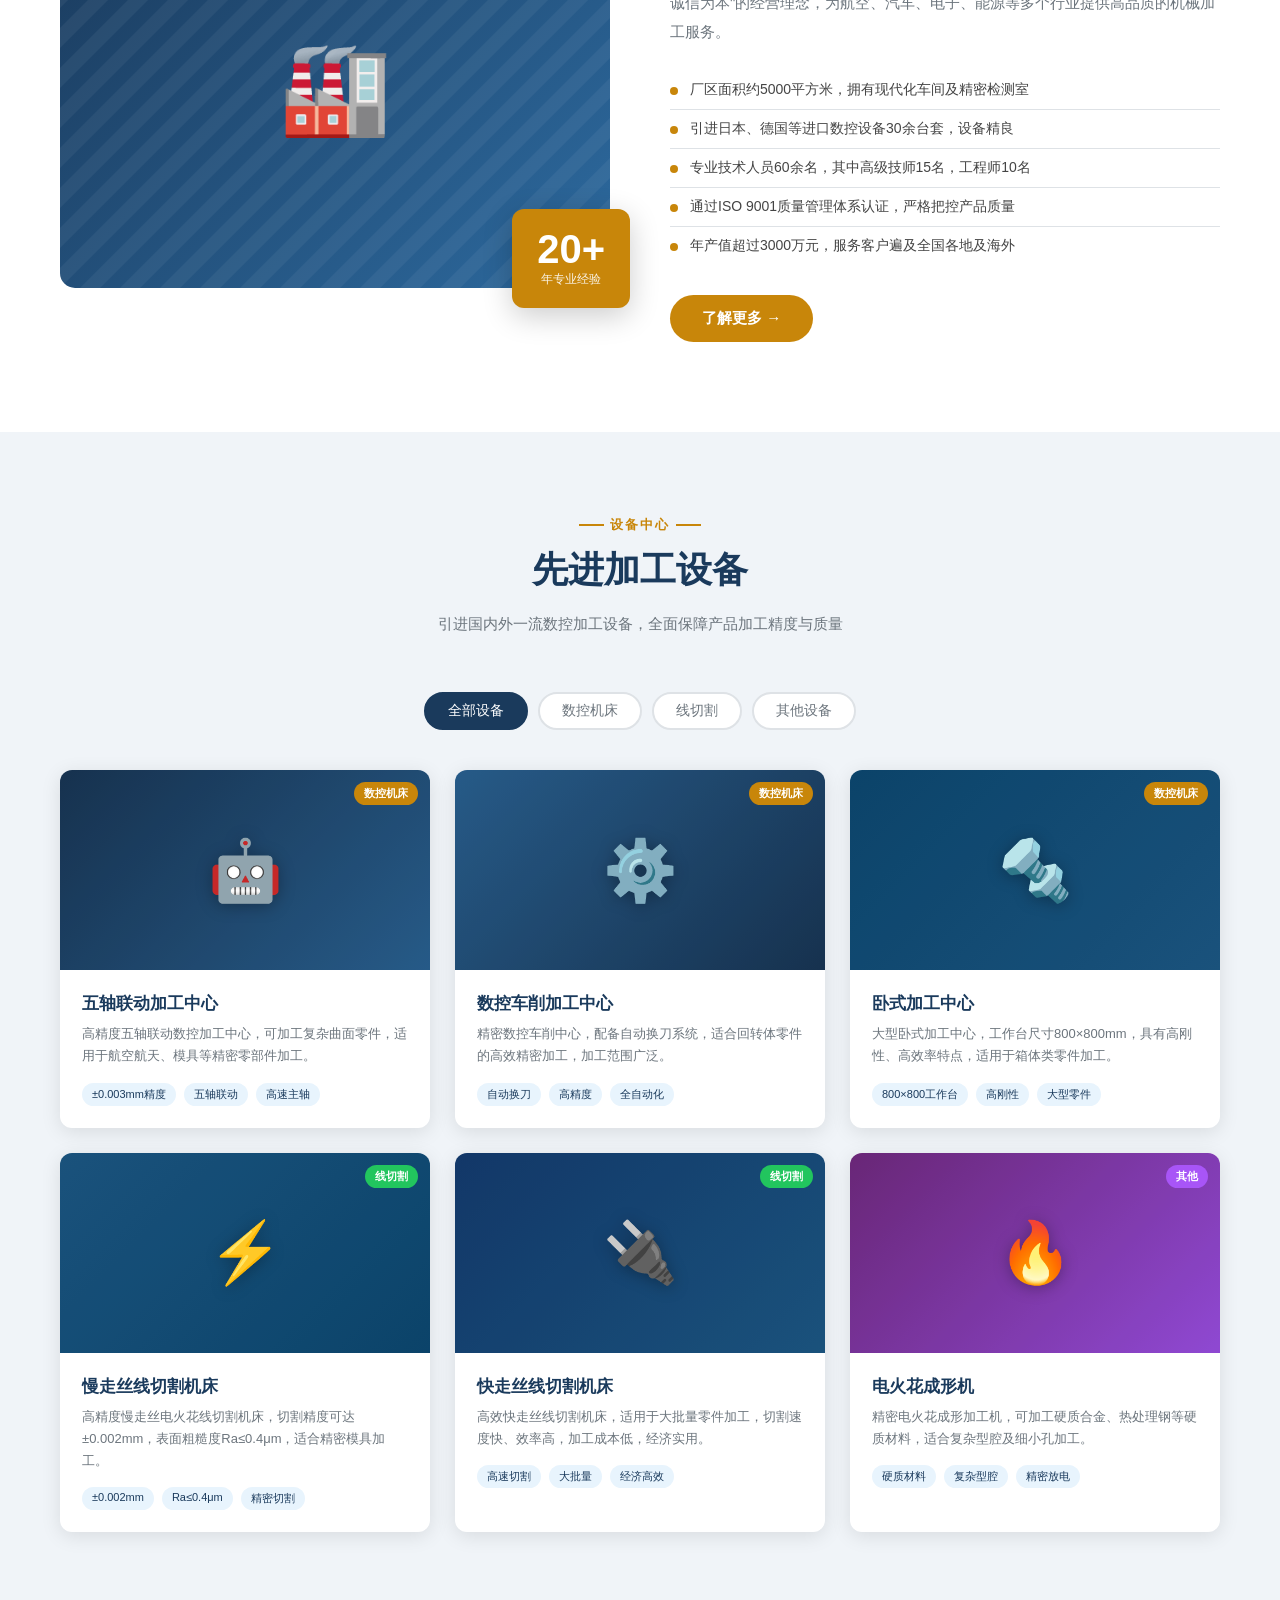
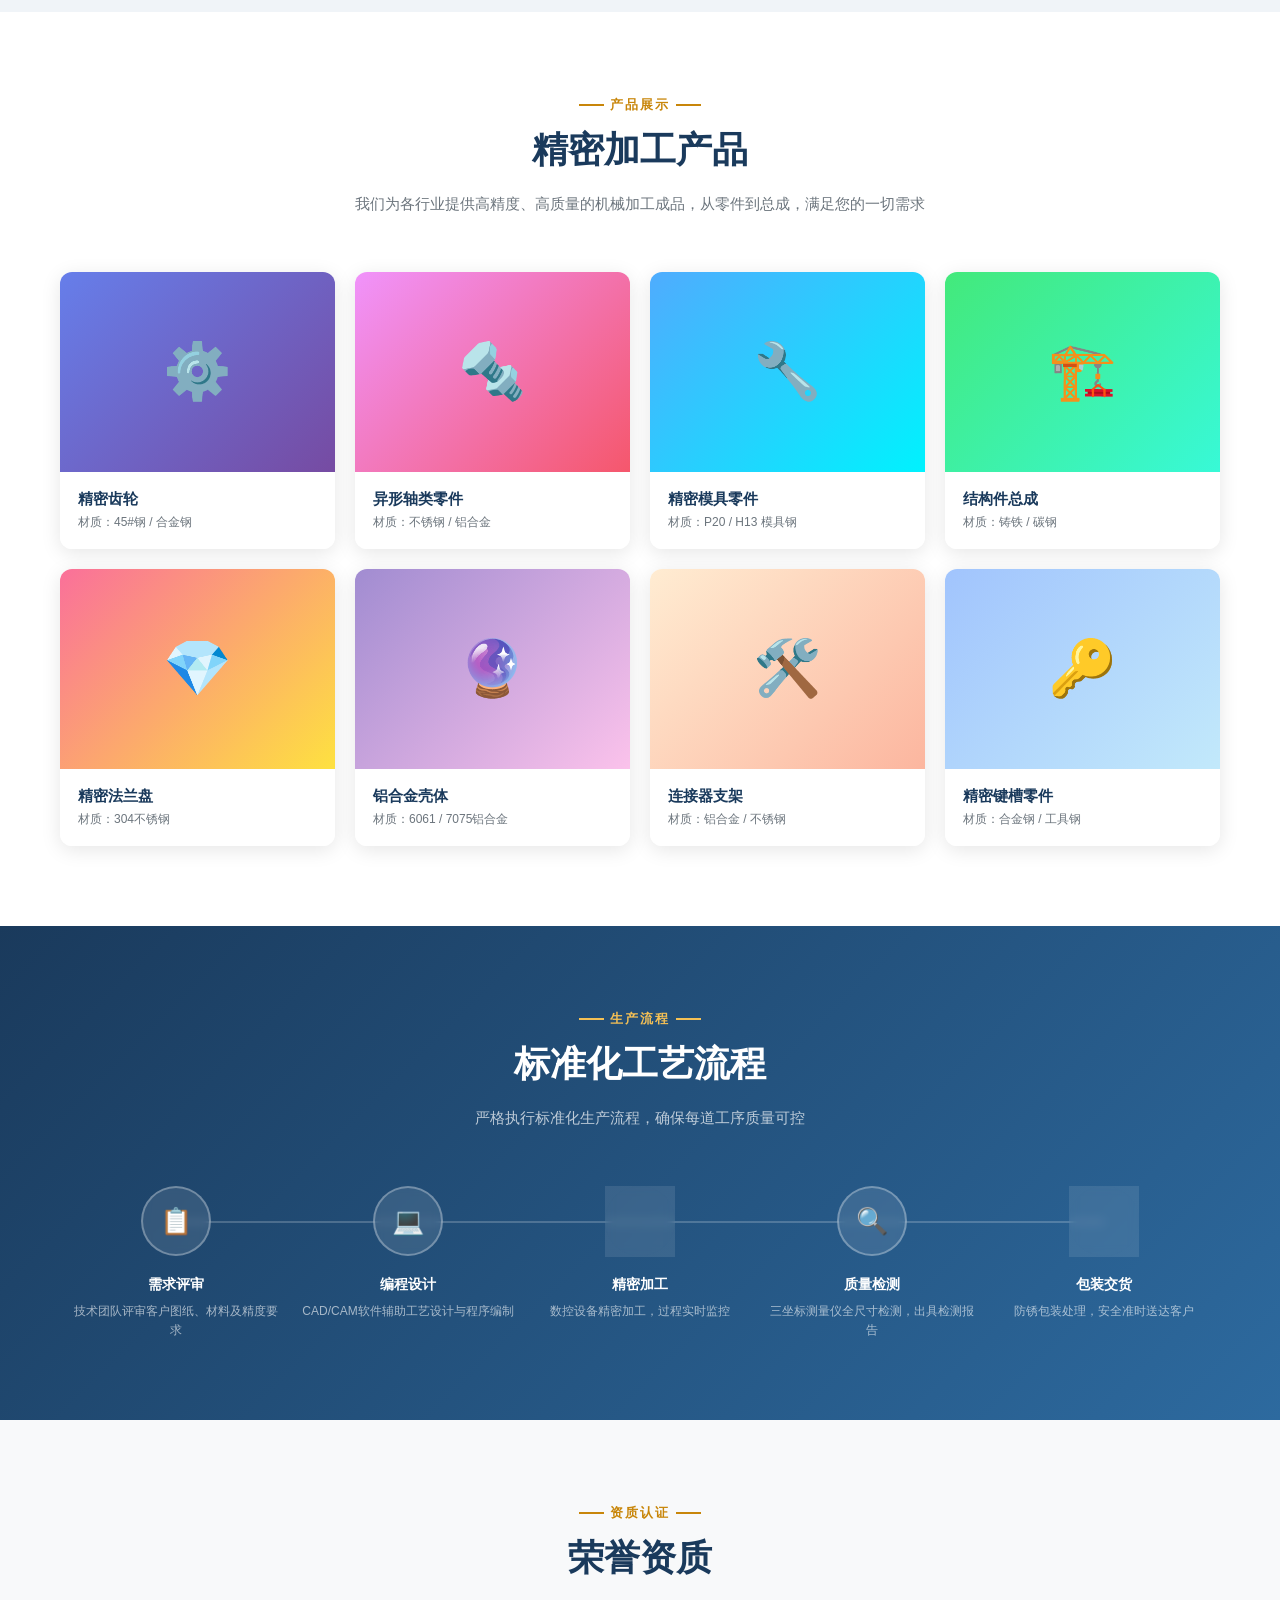
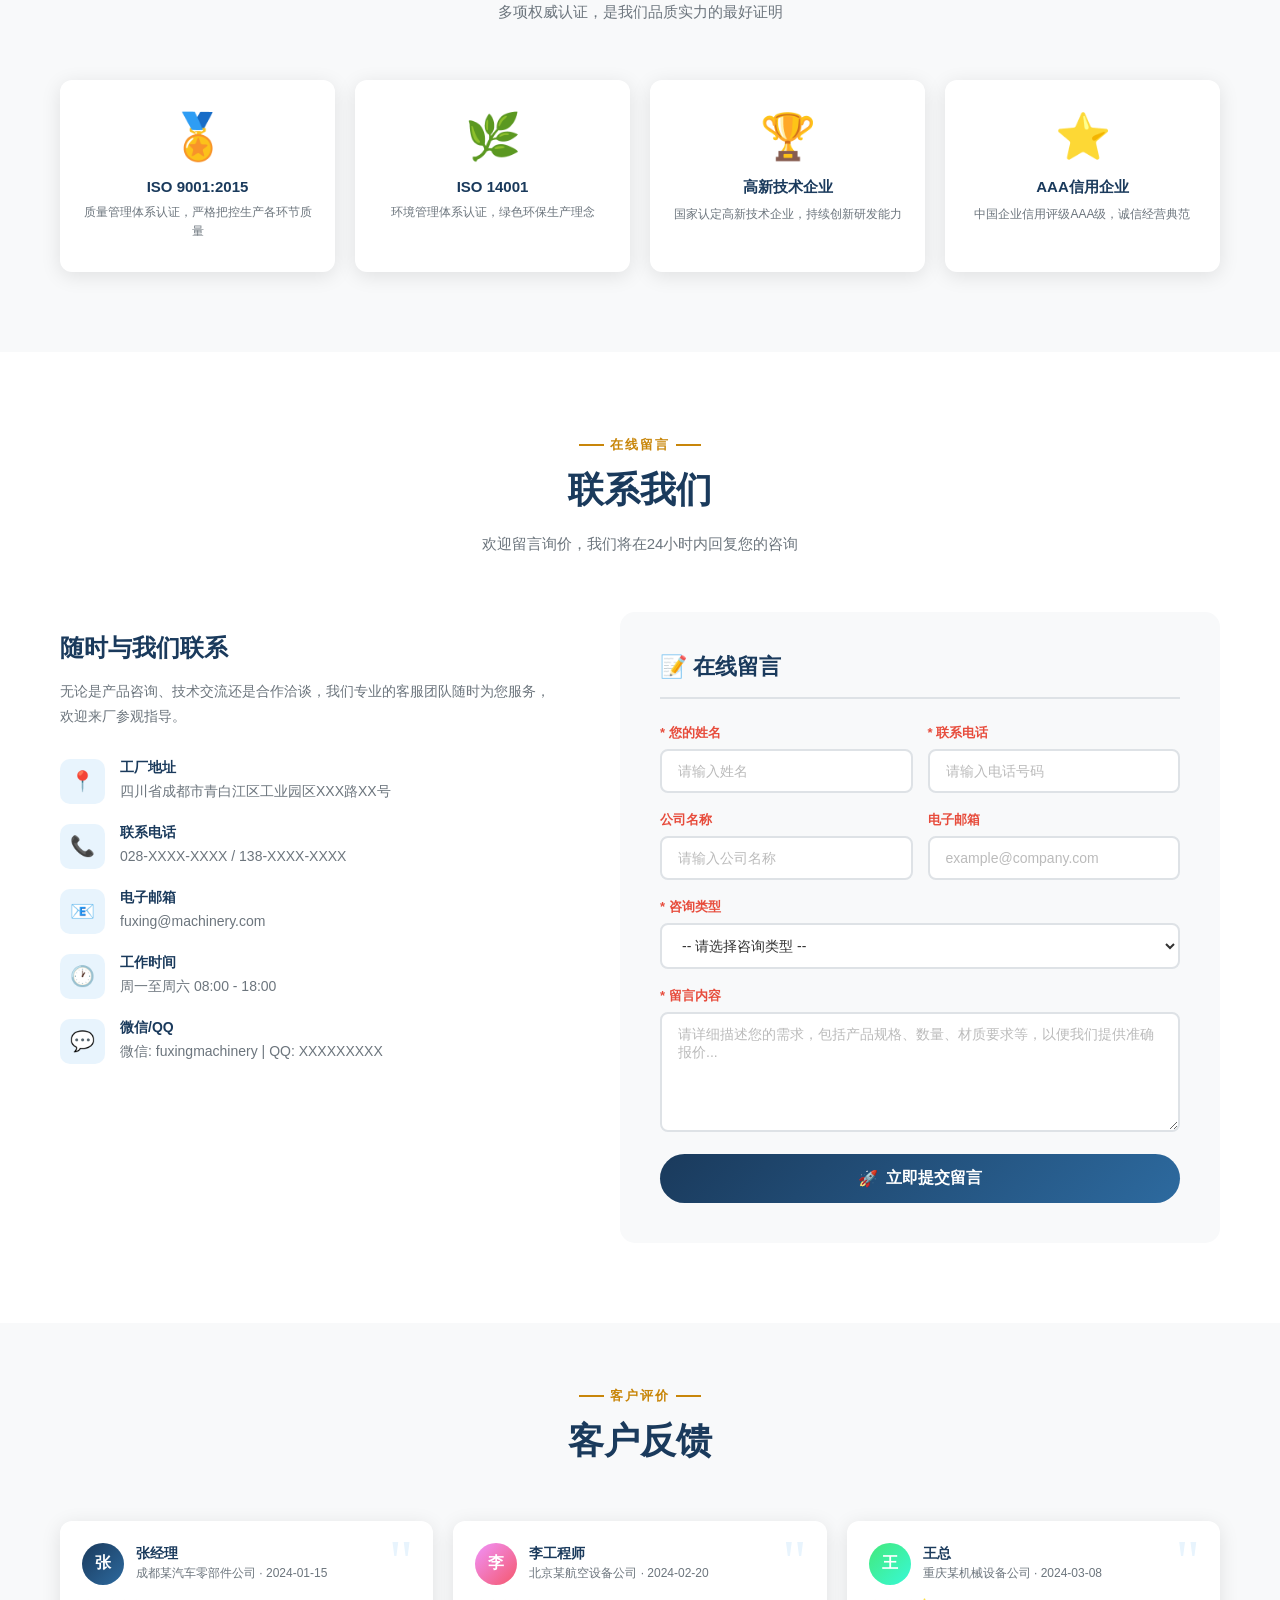
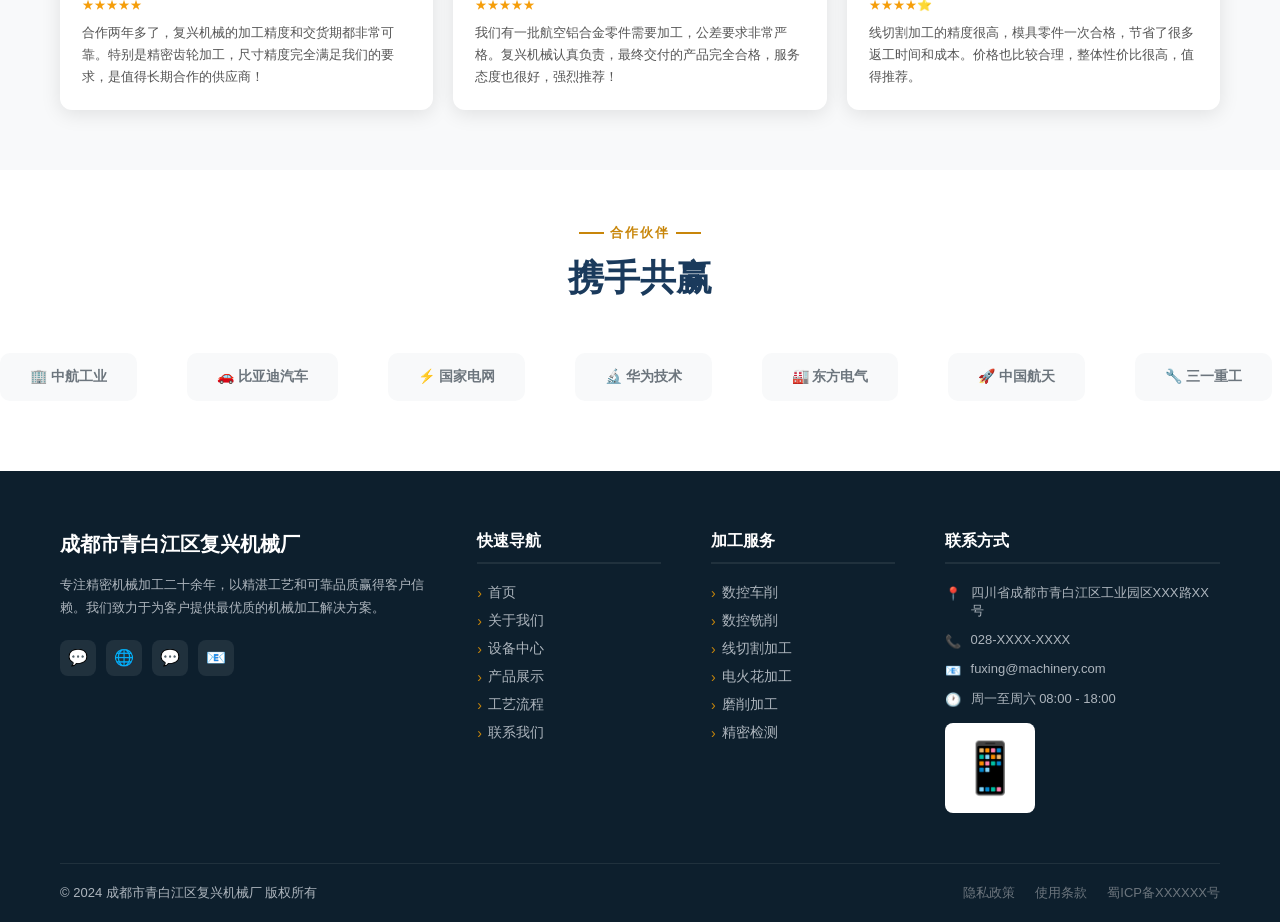
<file: claude.html>
<!DOCTYPE html>
<html lang="zh-CN">
<head>
    <meta charset="UTF-8">
    <meta name="viewport" content="width=device-width, initial-scale=1.0">
    <title>成都市青白江区复兴机械厂</title>
    <style>
        /* ===== 全局样式 ===== */
        * {
            margin: 0;
            padding: 0;
            box-sizing: border-box;
        }

        :root {
            --primary: #1a3a5c;
            --secondary: #c8860a;
            --accent: #e8f4fd;
            --dark: #0d1f2d;
            --light: #f8f9fa;
            --gray: #6c757d;
            --border: #dee2e6;
            --gradient: linear-gradient(135deg, #1a3a5c 0%, #2d6a9f 100%);
            --shadow: 0 4px 20px rgba(0,0,0,0.1);
            --shadow-hover: 0 8px 30px rgba(0,0,0,0.2);
            --radius: 8px;
            --transition: all 0.3s ease;
        }

        html {
            scroll-behavior: smooth;
        }

        body {
            font-family: 'Microsoft YaHei', 'PingFang SC', Arial, sans-serif;
            color: #333;
            background: #fff;
            overflow-x: hidden;
        }

        /* ===== 顶部信息栏 ===== */
        .top-bar {
            background: var(--dark);
            color: #adb5bd;
            padding: 8px 0;
            font-size: 13px;
        }

        .top-bar .container {
            display: flex;
            justify-content: space-between;
            align-items: center;
        }

        .top-bar-left span {
            margin-right: 20px;
        }

        .top-bar-left span i {
            margin-right: 5px;
            color: var(--secondary);
        }

        .top-bar-right {
            display: flex;
            align-items: center;
            gap: 15px;
        }

        /* ===== 语言切换 ===== */
        .lang-switcher {
            display: flex;
            align-items: center;
            gap: 8px;
            background: rgba(255,255,255,0.1);
            border-radius: 20px;
            padding: 4px 12px;
        }

        .lang-btn {
            background: none;
            border: none;
            color: #adb5bd;
            cursor: pointer;
            font-size: 12px;
            padding: 2px 6px;
            border-radius: 10px;
            transition: var(--transition);
        }

        .lang-btn.active,
        .lang-btn:hover {
            background: var(--secondary);
            color: #fff;
        }

        .lang-divider {
            color: #555;
        }

        /* ===== 导航栏 ===== */
        .navbar {
            background: #fff;
            box-shadow: 0 2px 15px rgba(0,0,0,0.08);
            position: sticky;
            top: 0;
            z-index: 1000;
            transition: var(--transition);
        }

        .navbar.scrolled {
            box-shadow: 0 4px 20px rgba(0,0,0,0.15);
        }

        .navbar .container {
            display: flex;
            justify-content: space-between;
            align-items: center;
            padding: 0 20px;
            height: 75px;
        }

        .logo {
            display: flex;
            align-items: center;
            gap: 15px;
            text-decoration: none;
        }

        .logo-icon {
            width: 55px;
            height: 55px;
            background: var(--gradient);
            border-radius: 10px;
            display: flex;
            align-items: center;
            justify-content: center;
            font-size: 26px;
            color: #fff;
            font-weight: bold;
            flex-shrink: 0;
        }

        .logo-text {
            line-height: 1.3;
        }

        .logo-name {
            font-size: 18px;
            font-weight: 700;
            color: var(--primary);
            display: block;
        }

        .logo-sub {
            font-size: 11px;
            color: var(--gray);
            letter-spacing: 1px;
        }

        .nav-menu {
            display: flex;
            list-style: none;
            gap: 5px;
        }

        .nav-menu a {
            text-decoration: none;
            color: #444;
            font-size: 15px;
            padding: 8px 16px;
            border-radius: var(--radius);
            transition: var(--transition);
            display: block;
            position: relative;
        }

        .nav-menu a::after {
            content: '';
            position: absolute;
            bottom: 0;
            left: 50%;
            transform: translateX(-50%);
            width: 0;
            height: 2px;
            background: var(--secondary);
            transition: var(--transition);
        }

        .nav-menu a:hover::after,
        .nav-menu a.active::after {
            width: 60%;
        }

        .nav-menu a:hover,
        .nav-menu a.active {
            color: var(--primary);
            background: var(--accent);
        }

        .nav-contact-btn {
            background: var(--gradient);
            color: #fff !important;
            border-radius: 25px !important;
            padding: 10px 22px !important;
        }

        .nav-contact-btn:hover {
            transform: translateY(-2px);
            box-shadow: 0 4px 15px rgba(26,58,92,0.4);
            background: var(--gradient) !important;
        }

        .nav-contact-btn::after {
            display: none !important;
        }

        /* 汉堡菜单 */
        .hamburger {
            display: none;
            flex-direction: column;
            gap: 5px;
            cursor: pointer;
            padding: 5px;
        }

        .hamburger span {
            width: 25px;
            height: 2px;
            background: var(--primary);
            transition: var(--transition);
        }

        /* ===== 容器 ===== */
        .container {
            max-width: 1200px;
            margin: 0 auto;
            padding: 0 20px;
        }

        /* ===== 英雄区域 ===== */
        .hero {
            background: var(--gradient);
            min-height: 620px;
            display: flex;
            align-items: center;
            position: relative;
            overflow: hidden;
        }

        .hero::before {
            content: '';
            position: absolute;
            top: 0;
            left: 0;
            right: 0;
            bottom: 0;
            background: url("data:image/svg+xml,%3Csvg width='60' height='60' viewBox='0 0 60 60' xmlns='http://www.w3.org/2000/svg'%3E%3Cg fill='none' fill-rule='evenodd'%3E%3Cg fill='%23ffffff' fill-opacity='0.03'%3E%3Cpath d='M36 34v-4h-2v4h-4v2h4v4h2v-4h4v-2h-4zm0-30V0h-2v4h-4v2h4v4h2V6h4V4h-4zM6 34v-4H4v4H0v2h4v4h2v-4h4v-2H6zM6 4V0H4v4H0v2h4v4h2V6h4V4H6z'/%3E%3C/g%3E%3C/g%3E%3C/svg%3E");
        }

        /* 齿轮动画装饰 */
        .gear-decoration {
            position: absolute;
            right: -50px;
            top: 50%;
            transform: translateY(-50%);
            opacity: 0.06;
            animation: rotateSlow 20s linear infinite;
        }

        .gear-decoration-2 {
            position: absolute;
            right: 200px;
            bottom: -80px;
            opacity: 0.04;
            animation: rotateSlow 15s linear infinite reverse;
        }

        @keyframes rotateSlow {
            from { transform: translateY(-50%) rotate(0deg); }
            to { transform: translateY(-50%) rotate(360deg); }
        }

        .gear-decoration-2 {
            animation: rotateSlow2 15s linear infinite reverse;
        }

        @keyframes rotateSlow2 {
            from { transform: rotate(0deg); }
            to { transform: rotate(360deg); }
        }

        .gear-svg {
            width: 500px;
            height: 500px;
        }

        .hero-content {
            position: relative;
            z-index: 1;
            max-width: 700px;
        }

        .hero-badge {
            display: inline-flex;
            align-items: center;
            gap: 8px;
            background: rgba(200,134,10,0.2);
            border: 1px solid rgba(200,134,10,0.4);
            color: #f4c055;
            padding: 6px 16px;
            border-radius: 20px;
            font-size: 13px;
            margin-bottom: 20px;
        }

        .hero-badge::before {
            content: '';
            width: 6px;
            height: 6px;
            background: #f4c055;
            border-radius: 50%;
            animation: pulse 2s infinite;
        }

        @keyframes pulse {
            0%, 100% { opacity: 1; transform: scale(1); }
            50% { opacity: 0.5; transform: scale(1.3); }
        }

        .hero-title {
            font-size: 52px;
            font-weight: 800;
            color: #fff;
            line-height: 1.2;
            margin-bottom: 15px;
        }

        .hero-title span {
            color: var(--secondary);
        }

        .hero-subtitle {
            font-size: 20px;
            color: rgba(255,255,255,0.85);
            margin-bottom: 15px;
            font-weight: 300;
            letter-spacing: 2px;
        }

        .hero-desc {
            color: rgba(255,255,255,0.7);
            font-size: 15px;
            line-height: 1.8;
            margin-bottom: 35px;
            max-width: 560px;
        }

        .hero-buttons {
            display: flex;
            gap: 15px;
            flex-wrap: wrap;
        }

        .btn-primary {
            background: var(--secondary);
            color: #fff;
            padding: 14px 32px;
            border-radius: 30px;
            text-decoration: none;
            font-size: 15px;
            font-weight: 600;
            transition: var(--transition);
            border: none;
            cursor: pointer;
            display: inline-flex;
            align-items: center;
            gap: 8px;
        }

        .btn-primary:hover {
            background: #b8760a;
            transform: translateY(-3px);
            box-shadow: 0 8px 25px rgba(200,134,10,0.4);
        }

        .btn-outline {
            background: transparent;
            color: #fff;
            padding: 14px 32px;
            border-radius: 30px;
            text-decoration: none;
            font-size: 15px;
            font-weight: 600;
            transition: var(--transition);
            border: 2px solid rgba(255,255,255,0.5);
            cursor: pointer;
            display: inline-flex;
            align-items: center;
            gap: 8px;
        }

        .btn-outline:hover {
            background: rgba(255,255,255,0.1);
            border-color: #fff;
            transform: translateY(-3px);
        }

        /* 统计数字 */
        .hero-stats {
            display: flex;
            gap: 40px;
            margin-top: 50px;
            padding-top: 30px;
            border-top: 1px solid rgba(255,255,255,0.15);
        }

        .stat-item {
            text-align: center;
        }

        .stat-number {
            font-size: 36px;
            font-weight: 800;
            color: #fff;
            display: block;
            line-height: 1;
        }

        .stat-number span {
            color: var(--secondary);
        }

        .stat-label {
            font-size: 12px;
            color: rgba(255,255,255,0.6);
            margin-top: 5px;
            letter-spacing: 1px;
        }

        /* ===== 滚动提示 ===== */
        .scroll-indicator {
            position: absolute;
            bottom: 30px;
            left: 50%;
            transform: translateX(-50%);
            display: flex;
            flex-direction: column;
            align-items: center;
            gap: 8px;
            color: rgba(255,255,255,0.5);
            font-size: 12px;
        }

        .scroll-arrow {
            width: 24px;
            height: 24px;
            border-right: 2px solid rgba(255,255,255,0.4);
            border-bottom: 2px solid rgba(255,255,255,0.4);
            transform: rotate(45deg);
            animation: bounceDown 1.5s infinite;
        }

        @keyframes bounceDown {
            0%, 100% { transform: rotate(45deg) translateY(0); }
            50% { transform: rotate(45deg) translateY(5px); }
        }

        /* ===== 区块通用样式 ===== */
        .section {
            padding: 80px 0;
        }

        .section-header {
            text-align: center;
            margin-bottom: 55px;
        }

        .section-tag {
            display: inline-flex;
            align-items: center;
            gap: 6px;
            font-size: 13px;
            color: var(--secondary);
            font-weight: 600;
            letter-spacing: 2px;
            text-transform: uppercase;
            margin-bottom: 12px;
        }

        .section-tag::before,
        .section-tag::after {
            content: '';
            width: 25px;
            height: 2px;
            background: var(--secondary);
        }

        .section-title {
            font-size: 36px;
            font-weight: 700;
            color: var(--primary);
            margin-bottom: 15px;
        }

        .section-desc {
            color: var(--gray);
            font-size: 15px;
            max-width: 600px;
            margin: 0 auto;
            line-height: 1.8;
        }

        /* ===== 特色优势 ===== */
        .features {
            background: var(--light);
        }

        .features-grid {
            display: grid;
            grid-template-columns: repeat(4, 1fr);
            gap: 25px;
        }

        .feature-card {
            background: #fff;
            border-radius: 12px;
            padding: 35px 25px;
            text-align: center;
            box-shadow: var(--shadow);
            transition: var(--transition);
            position: relative;
            overflow: hidden;
        }

        .feature-card::before {
            content: '';
            position: absolute;
            bottom: 0;
            left: 0;
            right: 0;
            height: 3px;
            background: var(--gradient);
            transform: scaleX(0);
            transition: var(--transition);
        }

        .feature-card:hover::before {
            transform: scaleX(1);
        }

        .feature-card:hover {
            transform: translateY(-8px);
            box-shadow: var(--shadow-hover);
        }

        .feature-icon {
            width: 70px;
            height: 70px;
            background: var(--accent);
            border-radius: 50%;
            display: flex;
            align-items: center;
            justify-content: center;
            margin: 0 auto 20px;
            font-size: 30px;
            transition: var(--transition);
        }

        .feature-card:hover .feature-icon {
            background: var(--gradient);
        }

        .feature-title {
            font-size: 17px;
            font-weight: 700;
            color: var(--primary);
            margin-bottom: 10px;
        }

        .feature-desc {
            font-size: 14px;
            color: var(--gray);
            line-height: 1.7;
        }

        /* ===== 关于我们 ===== */
        .about {
            background: #fff;
        }

        .about-content {
            display: grid;
            grid-template-columns: 1fr 1fr;
            gap: 60px;
            align-items: center;
        }

        .about-image-area {
            position: relative;
        }

        .about-main-img {
            width: 100%;
            height: 400px;
            background: var(--gradient);
            border-radius: 15px;
            display: flex;
            align-items: center;
            justify-content: center;
            font-size: 100px;
            position: relative;
            overflow: hidden;
        }

        .about-main-img::after {
            content: '';
            position: absolute;
            inset: 0;
            background: url("data:image/svg+xml,%3Csvg width='40' height='40' viewBox='0 0 40 40' xmlns='http://www.w3.org/2000/svg'%3E%3Cg fill='%23ffffff' fill-opacity='0.05'%3E%3Cpath d='M0 40L40 0H20L0 20M40 40V20L20 40'/%3E%3C/g%3E%3C/svg%3E");
        }

        .about-badge-card {
            position: absolute;
            bottom: -20px;
            right: -20px;
            background: var(--secondary);
            color: #fff;
            padding: 20px 25px;
            border-radius: 12px;
            box-shadow: var(--shadow-hover);
            text-align: center;
        }

        .about-badge-number {
            font-size: 40px;
            font-weight: 800;
            line-height: 1;
            display: block;
        }

        .about-badge-label {
            font-size: 12px;
            opacity: 0.9;
        }

        .about-tag-card {
            position: absolute;
            top: -15px;
            left: -15px;
            background: #fff;
            padding: 12px 18px;
            border-radius: 10px;
            box-shadow: var(--shadow);
            display: flex;
            align-items: center;
            gap: 10px;
            font-size: 13px;
            font-weight: 600;
            color: var(--primary);
        }

        .check-icon {
            width: 28px;
            height: 28px;
            background: #22c55e;
            border-radius: 50%;
            display: flex;
            align-items: center;
            justify-content: center;
            color: #fff;
            font-size: 14px;
            flex-shrink: 0;
        }

        .about-text {
            padding: 10px 0;
        }

        .about-intro {
            font-size: 15px;
            color: var(--gray);
            line-height: 1.9;
            margin-bottom: 25px;
        }

        .about-list {
            list-style: none;
            margin-bottom: 30px;
        }

        .about-list li {
            display: flex;
            align-items: flex-start;
            gap: 12px;
            padding: 10px 0;
            border-bottom: 1px solid var(--border);
            font-size: 14px;
            color: #444;
        }

        .about-list li:last-child {
            border-bottom: none;
        }

        .list-dot {
            width: 8px;
            height: 8px;
            background: var(--secondary);
            border-radius: 50%;
            margin-top: 6px;
            flex-shrink: 0;
        }

        /* ===== 设备展示 ===== */
        .equipment {
            background: #f0f4f8;
        }

        /* 标签过滤器 */
        .filter-tabs {
            display: flex;
            justify-content: center;
            gap: 10px;
            margin-bottom: 40px;
            flex-wrap: wrap;
        }

        .filter-tab {
            padding: 8px 22px;
            border: 2px solid var(--border);
            border-radius: 25px;
            background: #fff;
            color: var(--gray);
            font-size: 14px;
            cursor: pointer;
            transition: var(--transition);
        }

        .filter-tab.active,
        .filter-tab:hover {
            background: var(--primary);
            border-color: var(--primary);
            color: #fff;
        }

        .equipment-grid {
            display: grid;
            grid-template-columns: repeat(3, 1fr);
            gap: 25px;
        }

        .equipment-card {
            background: #fff;
            border-radius: 12px;
            overflow: hidden;
            box-shadow: var(--shadow);
            transition: var(--transition);
        }

        .equipment-card:hover {
            transform: translateY(-6px);
            box-shadow: var(--shadow-hover);
        }

        .equipment-img {
            height: 200px;
            background: var(--gradient);
            display: flex;
            align-items: center;
            justify-content: center;
            font-size: 60px;
            position: relative;
            overflow: hidden;
        }

        .equipment-img-alt {
            background: linear-gradient(135deg, #2d6a9f 0%, #1a3a5c 100%);
        }

        .equipment-img-alt2 {
            background: linear-gradient(135deg, #0d4f7c 0%, #1e6091 100%);
        }

        .equipment-img::after {
            content: '';
            position: absolute;
            inset: 0;
            background: rgba(0,0,0,0.15);
        }

        .equipment-emoji {
            position: relative;
            z-index: 1;
            filter: drop-shadow(0 2px 8px rgba(0,0,0,0.3));
        }

        .equipment-tag {
            position: absolute;
            top: 12px;
            right: 12px;
            z-index: 2;
            background: var(--secondary);
            color: #fff;
            font-size: 11px;
            padding: 4px 10px;
            border-radius: 12px;
            font-weight: 600;
        }

        .equipment-body {
            padding: 22px;
        }

        .equipment-name {
            font-size: 17px;
            font-weight: 700;
            color: var(--primary);
            margin-bottom: 8px;
        }

        .equipment-desc {
            font-size: 13px;
            color: var(--gray);
            line-height: 1.7;
            margin-bottom: 15px;
        }

        .equipment-specs {
            display: flex;
            flex-wrap: wrap;
            gap: 8px;
        }

        .spec-tag {
            background: var(--accent);
            color: var(--primary);
            font-size: 11px;
            padding: 4px 10px;
            border-radius: 12px;
            font-weight: 500;
        }

        /* ===== 产品展示 ===== */
        .products {
            background: #fff;
        }

        .products-grid {
            display: grid;
            grid-template-columns: repeat(4, 1fr);
            gap: 20px;
        }

        .product-card {
            border-radius: 12px;
            overflow: hidden;
            box-shadow: var(--shadow);
            transition: var(--transition);
            position: relative;
            cursor: pointer;
        }

        .product-card:hover {
            transform: translateY(-6px);
            box-shadow: var(--shadow-hover);
        }

        .product-img {
            height: 200px;
            display: flex;
            align-items: center;
            justify-content: center;
            font-size: 55px;
            position: relative;
        }

        .product-img-1 { background: linear-gradient(135deg, #667eea 0%, #764ba2 100%); }
        .product-img-2 { background: linear-gradient(135deg, #f093fb 0%, #f5576c 100%); }
        .product-img-3 { background: linear-gradient(135deg, #4facfe 0%, #00f2fe 100%); }
        .product-img-4 { background: linear-gradient(135deg, #43e97b 0%, #38f9d7 100%); }
        .product-img-5 { background: linear-gradient(135deg, #fa709a 0%, #fee140 100%); }
        .product-img-6 { background: linear-gradient(135deg, #a18cd1 0%, #fbc2eb 100%); }
        .product-img-7 { background: linear-gradient(135deg, #ffecd2 0%, #fcb69f 100%); }
        .product-img-8 { background: linear-gradient(135deg, #a1c4fd 0%, #c2e9fb 100%); }

        .product-overlay {
            position: absolute;
            inset: 0;
            background: rgba(0,0,0,0);
            display: flex;
            align-items: center;
            justify-content: center;
            transition: var(--transition);
        }

        .product-card:hover .product-overlay {
            background: rgba(26,58,92,0.75);
        }

        .product-view-btn {
            background: #fff;
            color: var(--primary);
            padding: 8px 20px;
            border-radius: 20px;
            font-size: 13px;
            font-weight: 600;
            opacity: 0;
            transform: translateY(10px);
            transition: var(--transition);
        }

        .product-card:hover .product-view-btn {
            opacity: 1;
            transform: translateY(0);
        }

        .product-emoji {
            position: relative;
            z-index: 1;
        }

        .product-body {
            background: #fff;
            padding: 18px;
        }

        .product-name {
            font-size: 15px;
            font-weight: 700;
            color: var(--primary);
            margin-bottom: 5px;
        }

        .product-material {
            font-size: 12px;
            color: var(--gray);
        }

        /* ===== 工艺流程 ===== */
        .process {
            background: var(--gradient);
            padding: 80px 0;
        }

        .process .section-title {
            color: #fff;
        }

        .process .section-desc {
            color: rgba(255,255,255,0.7);
        }

        .process .section-tag {
            color: #f4c055;
        }

        .process .section-tag::before,
        .process .section-tag::after {
            background: #f4c055;
        }

        .process-steps {
            display: grid;
            grid-template-columns: repeat(5, 1fr);
            gap: 0;
            position: relative;
            margin-top: 50px;
        }

        .process-steps::before {
            content: '';
            position: absolute;
            top: 35px;
            left: 10%;
            right: 10%;
            height: 2px;
            background: rgba(255,255,255,0.2);
            z-index: 0;
        }

        .process-step {
            text-align: center;
            position: relative;
            z-index: 1;
            padding: 0 10px;
        }

        .step-circle {
            width: 70px;
            height: 70px;
            background: rgba(255,255,255,0.1);
            border: 2px solid rgba(255,255,255,0.3);
            border-radius: 50%;
            display: flex;
            align-items: center;
            justify-content: center;
            margin: 0 auto 20px;
            font-size: 26px;
            color: #fff;
            transition: var(--transition);
            cursor: default;
            backdrop-filter: blur(5px);
        }

        .process-step:hover .step-circle {
            background: var(--secondary);
            border-color: var(--secondary);
            transform: scale(1.1);
        }

        .step-title {
            font-size: 14px;
            font-weight: 600;
            color: #fff;
            margin-bottom: 8px;
        }

        .step-desc {
            font-size: 12px;
            color: rgba(255,255,255,0.6);
            line-height: 1.6;
        }

        /* ===== 证书与认证 ===== */
        .certs {
            background: var(--light);
        }

        .certs-grid {
            display: grid;
            grid-template-columns: repeat(4, 1fr);
            gap: 20px;
        }

        .cert-card {
            background: #fff;
            border-radius: 12px;
            padding: 30px 20px;
            text-align: center;
            box-shadow: var(--shadow);
            transition: var(--transition);
        }

        .cert-card:hover {
            transform: translateY(-5px);
            box-shadow: var(--shadow-hover);
        }

        .cert-icon {
            font-size: 45px;
            margin-bottom: 15px;
            display: block;
        }

        .cert-name {
            font-size: 15px;
            font-weight: 700;
            color: var(--primary);
            margin-bottom: 8px;
        }

        .cert-desc {
            font-size: 12px;
            color: var(--gray);
            line-height: 1.6;
        }

        /* ===== 留言板 ===== */
        .message-board {
            background: #fff;
        }

        .message-layout {
            display: grid;
            grid-template-columns: 1fr 1.2fr;
            gap: 60px;
            align-items: start;
        }

        .contact-info {
            padding: 20px 0;
        }

        .contact-info-title {
            font-size: 24px;
            font-weight: 700;
            color: var(--primary);
            margin-bottom: 15px;
        }

        .contact-info-desc {
            color: var(--gray);
            font-size: 14px;
            line-height: 1.8;
            margin-bottom: 30px;
        }

        .contact-items {
            display: flex;
            flex-direction: column;
            gap: 20px;
        }

        .contact-item {
            display: flex;
            align-items: flex-start;
            gap: 15px;
        }

        .contact-item-icon {
            width: 45px;
            height: 45px;
            background: var(--accent);
            border-radius: 10px;
            display: flex;
            align-items: center;
            justify-content: center;
            font-size: 20px;
            flex-shrink: 0;
            transition: var(--transition);
        }

        .contact-item:hover .contact-item-icon {
            background: var(--gradient);
        }

        .contact-item-content strong {
            display: block;
            font-size: 14px;
            color: var(--primary);
            margin-bottom: 3px;
        }

        .contact-item-content span {
            font-size: 14px;
            color: var(--gray);
            line-height: 1.6;
        }

        /* 留言表单 */
        .message-form-wrapper {
            background: var(--light);
            border-radius: 15px;
            padding: 40px;
        }

        .form-title {
            font-size: 22px;
            font-weight: 700;
            color: var(--primary);
            margin-bottom: 25px;
            padding-bottom: 15px;
            border-bottom: 2px solid var(--border);
        }

        .form-row {
            display: grid;
            grid-template-columns: 1fr 1fr;
            gap: 15px;
        }

        .form-group {
            margin-bottom: 18px;
        }

        .form-group label {
            display: block;
            font-size: 13px;
            font-weight: 600;
            color: #444;
            margin-bottom: 7px;
        }

        .form-group label span {
            color: #e74c3c;
        }

        .form-control {
            width: 100%;
            padding: 12px 16px;
            border: 2px solid var(--border);
            border-radius: var(--radius);
            font-size: 14px;
            color: #333;
            background: #fff;
            transition: var(--transition);
            font-family: inherit;
            outline: none;
        }

        .form-control:focus {
            border-color: var(--primary);
            box-shadow: 0 0 0 3px rgba(26,58,92,0.1);
        }

        .form-control::placeholder {
            color: #bbb;
        }

        textarea.form-control {
            resize: vertical;
            min-height: 120px;
        }

        select.form-control {
            cursor: pointer;
        }

        .form-submit {
            width: 100%;
            padding: 14px;
            background: var(--gradient);
            color: #fff;
            border: none;
            border-radius: 30px;
            font-size: 16px;
            font-weight: 600;
            cursor: pointer;
            transition: var(--transition);
            display: flex;
            align-items: center;
            justify-content: center;
            gap: 8px;
        }

        .form-submit:hover {
            transform: translateY(-2px);
            box-shadow: 0 8px 25px rgba(26,58,92,0.4);
        }

        /* 成功提示 */
        .success-toast {
            display: none;
            align-items: center;
            gap: 12px;
            background: #d4edda;
            border: 1px solid #c3e6cb;
            color: #155724;
            padding: 15px 20px;
            border-radius: var(--radius);
            margin-bottom: 20px;
            font-size: 14px;
        }

        .success-toast.show {
            display: flex;
        }

        /* ===== 留言展示区 ===== */
        .messages-display {
            background: var(--light);
            padding: 60px 0;
        }

        .messages-list {
            display: grid;
            grid-template-columns: repeat(3, 1fr);
            gap: 20px;
            margin-top: 10px;
        }

        .message-item {
            background: #fff;
            border-radius: 12px;
            padding: 22px;
            box-shadow: var(--shadow);
            position: relative;
            transition: var(--transition);
        }

        .message-item:hover {
            transform: translateY(-3px);
            box-shadow: var(--shadow-hover);
        }

        .message-item::before {
            content: '"';
            position: absolute;
            top: 10px;
            right: 20px;
            font-size: 60px;
            color: var(--accent);
            font-family: Georgia, serif;
            line-height: 1;
        }

        .message-header {
            display: flex;
            align-items: center;
            gap: 12px;
            margin-bottom: 12px;
        }

        .message-avatar {
            width: 42px;
            height: 42px;
            border-radius: 50%;
            display: flex;
            align-items: center;
            justify-content: center;
            font-weight: 700;
            font-size: 16px;
            color: #fff;
            flex-shrink: 0;
        }

        .avatar-blue { background: var(--gradient); }
        .avatar-orange { background: linear-gradient(135deg, #f093fb, #f5576c); }
        .avatar-green { background: linear-gradient(135deg, #43e97b, #38f9d7); }

        .message-meta strong {
            display: block;
            font-size: 14px;
            color: var(--primary);
        }

        .message-meta span {
            font-size: 12px;
            color: var(--gray);
        }

        .message-stars {
            color: #f59e0b;
            font-size: 12px;
            margin-bottom: 8px;
        }

        .message-text {
            font-size: 13px;
            color: #555;
            line-height: 1.7;
        }

        /* ===== 合作伙伴 ===== */
        .partners {
            background: #fff;
            padding: 50px 0;
        }

        .partners-scroll {
            overflow: hidden;
            padding: 20px 0;
        }

        .partners-track {
            display: flex;
            gap: 50px;
            animation: scrollPartners 20s linear infinite;
            width: max-content;
        }

        @keyframes scrollPartners {
            from { transform: translateX(0); }
            to { transform: translateX(-50%); }
        }

        .partner-item {
            background: var(--light);
            border-radius: 10px;
            padding: 15px 30px;
            font-size: 14px;
            font-weight: 600;
            color: var(--gray);
            white-space: nowrap;
            display: flex;
            align-items: center;
            gap: 10px;
            transition: var(--transition);
        }

        .partner-item:hover {
            color: var(--primary);
            background: var(--accent);
        }

        /* ===== 页脚 ===== */
        .footer {
            background: var(--dark);
            color: #adb5bd;
            padding: 60px 0 0;
        }

        .footer-grid {
            display: grid;
            grid-template-columns: 2fr 1fr 1fr 1.5fr;
            gap: 50px;
            margin-bottom: 50px;
        }

        .footer-brand .logo-name {
            color: #fff;
            font-size: 20px;
            margin-bottom: 15px;
            display: block;
        }

        .footer-brand-desc {
            font-size: 13px;
            line-height: 1.8;
            margin-bottom: 20px;
        }

        .social-links {
            display: flex;
            gap: 10px;
        }

        .social-link {
            width: 36px;
            height: 36px;
            background: rgba(255,255,255,0.08);
            border-radius: 8px;
            display: flex;
            align-items: center;
            justify-content: center;
            font-size: 16px;
            text-decoration: none;
            transition: var(--transition);
        }

        .social-link:hover {
            background: var(--secondary);
        }

        .footer-col-title {
            color: #fff;
            font-size: 16px;
            font-weight: 700;
            margin-bottom: 20px;
            padding-bottom: 10px;
            border-bottom: 2px solid rgba(255,255,255,0.08);
        }

        .footer-links {
            list-style: none;
            display: flex;
            flex-direction: column;
            gap: 10px;
        }

        .footer-links a {
            color: #adb5bd;
            text-decoration: none;
            font-size: 14px;
            transition: var(--transition);
            display: flex;
            align-items: center;
            gap: 6px;
        }

        .footer-links a:hover {
            color: var(--secondary);
            padding-left: 5px;
        }

        .footer-links a::before {
            content: '›';
            color: var(--secondary);
        }

        .footer-contact-items {
            display: flex;
            flex-direction: column;
            gap: 12px;
        }

        .footer-contact-item {
            display: flex;
            align-items: flex-start;
            gap: 10px;
            font-size: 13px;
        }

        .footer-contact-item span:first-child {
            margin-top: 2px;
        }

        .footer-qr {
            width: 90px;
            height: 90px;
            background: #fff;
            border-radius: 8px;
            display: flex;
            align-items: center;
            justify-content: center;
            font-size: 50px;
            margin-top: 15px;
        }

        .footer-bottom {
            border-top: 1px solid rgba(255,255,255,0.08);
            padding: 20px 0;
            display: flex;
            justify-content: space-between;
            align-items: center;
            font-size: 13px;
        }

        .footer-bottom-links {
            display: flex;
            gap: 20px;
        }

        .footer-bottom-links a {
            color: #6c757d;
            text-decoration: none;
            transition: var(--transition);
        }

        .footer-bottom-links a:hover {
            color: var(--secondary);
        }

        /* ===== 回到顶部 ===== */
        .back-to-top {
            position: fixed;
            bottom: 30px;
            right: 30px;
            width: 45px;
            height: 45px;
            background: var(--gradient);
            color: #fff;
            border: none;
            border-radius: 50%;
            cursor: pointer;
            font-size: 18px;
            box-shadow: var(--shadow-hover);
            transition: var(--transition);
            opacity: 0;
            transform: translateY(20px);
            z-index: 999;
        }

        .back-to-top.visible {
            opacity: 1;
            transform: translateY(0);
        }

        .back-to-top:hover {
            transform: translateY(-3px);
            box-shadow: 0 12px 30px rgba(26,58,92,0.4);
        }

        /* ===== 模态框 ===== */
        .modal-overlay {
            display: none;
            position: fixed;
            inset: 0;
            background: rgba(0,0,0,0.7);
            z-index: 2000;
            align-items: center;
            justify-content: center;
            backdrop-filter: blur(4px);
        }

        .modal-overlay.active {
            display: flex;
        }

        .modal {
            background: #fff;
            border-radius: 15px;
            padding: 40px;
            max-width: 550px;
            width: 90%;
            position: relative;
            animation: modalIn 0.3s ease;
        }

        @keyframes modalIn {
            from { opacity: 0; transform: scale(0.9) translateY(-20px); }
            to { opacity: 1; transform: scale(1) translateY(0); }
        }

        .modal-close {
            position: absolute;
            top: 15px;
            right: 15px;
            width: 32px;
            height: 32px;
            background: var(--light);
            border: none;
            border-radius: 50%;
            cursor: pointer;
            font-size: 16px;
            color: var(--gray);
            transition: var(--transition);
            display: flex;
            align-items: center;
            justify-content: center;
        }

        .modal-close:hover {
            background: #e74c3c;
            color: #fff;
        }

        .modal-icon {
            font-size: 60px;
            text-align: center;
            margin-bottom: 20px;
        }

        .modal-title {
            font-size: 22px;
            font-weight: 700;
            color: var(--primary);
            text-align: center;
            margin-bottom: 10px;
        }

        .modal-desc {
            color: var(--gray);
            font-size: 14px;
            text-align: center;
            margin-bottom: 25px;
            line-height: 1.7;
        }

        .modal-specs {
            background: var(--light);
            border-radius: var(--radius);
            padding: 20px;
            margin-bottom: 20px;
        }

        .modal-spec-row {
            display: flex;
            justify-content: space-between;
            padding: 8px 0;
            border-bottom: 1px solid var(--border);
            font-size: 13px;
        }

        .modal-spec-row:last-child {
            border-bottom: none;
        }

        .modal-spec-row strong {
            color: var(--primary);
        }

        .modal-spec-row span {
            color: var(--gray);
        }

        /* ===== 加载动画 ===== */
        .page-loader {
            position: fixed;
            inset: 0;
            background: var(--dark);
            z-index: 9999;
            display: flex;
            flex-direction: column;
            align-items: center;
            justify-content: center;
            transition: opacity 0.5s ease;
        }

        .page-loader.hidden {
            opacity: 0;
            pointer-events: none;
        }

        .loader-icon {
            font-size: 60px;
            animation: spin 2s linear infinite;
            margin-bottom: 20px;
        }

        @keyframes spin {
            from { transform: rotate(0deg); }
            to { transform: rotate(360deg); }
        }

        .loader-text {
            color: #fff;
            font-size: 16px;
            letter-spacing: 2px;
        }

        .loader-bar {
            width: 200px;
            height: 3px;
            background: rgba(255,255,255,0.1);
            border-radius: 3px;
            margin-top: 20px;
            overflow: hidden;
        }

        .loader-progress {
            height: 100%;
            background: var(--secondary);
            border-radius: 3px;
            animation: loadProgress 1.5s ease forwards;
        }

        @keyframes loadProgress {
            from { width: 0%; }
            to { width: 100%; }
        }

        /* ===== 响应式 ===== */
        @media (max-width: 1024px) {
            .features-grid,
            .certs-grid { grid-template-columns: repeat(2, 1fr); }
            .products-grid { grid-template-columns: repeat(3, 1fr); }
            .footer-grid { grid-template-columns: 1fr 1fr; gap: 30px; }
        }

        @media (max-width: 768px) {
            .top-bar-left { display: none; }
            .hamburger { display: flex; }
            .nav-menu {
                display: none;
                flex-direction: column;
                position: absolute;
                top: 100%;
                left: 0;
                right: 0;
                background: #fff;
                box-shadow: 0 10px 30px rgba(0,0,0,0.1);
                padding: 20px;
                gap: 5px;
            }
            .nav-menu.open { display: flex; }
            .navbar .container { position: relative; }
            .hero-title { font-size: 32px; }
            .hero-subtitle { font-size: 16px; }
            .hero-stats { gap: 20px; }
            .stat-number { font-size: 28px; }
            .about-content { grid-template-columns: 1fr; }
            .about-badge-card { right: 0; }
            .equipment-grid { grid-template-columns: repeat(2, 1fr); }
            .products-grid { grid-template-columns: repeat(2, 1fr); }
            .process-steps { grid-template-columns: repeat(3, 1fr); gap: 20px; }
            .process-steps::before { display: none; }
            .message-layout { grid-template-columns: 1fr; }
            .messages-list { grid-template-columns: 1fr; }
            .footer-grid { grid-template-columns: 1fr; }
            .footer-bottom { flex-direction: column; gap: 10px; text-align: center; }
            .form-row { grid-template-columns: 1fr; }
            .section-title { font-size: 28px; }
        }

        @media (max-width: 480px) {
            .equipment-grid { grid-template-columns: 1fr; }
            .products-grid { grid-template-columns: 1fr 1fr; }
            .features-grid { grid-template-columns: 1fr; }
            .certs-grid { grid-template-columns: 1fr 1fr; }
            .hero { min-height: 520px; }
            .section { padding: 50px 0; }
        }
    </style>
</head>
<body>

<!-- 页面加载器 -->
<div class="page-loader" id="pageLoader">
    <div class="loader-icon">⚙️</div>
    <div class="loader-text" id="loaderText">复兴机械厂 正在加载...</div>
    <div class="loader-bar">
        <div class="loader-progress"></div>
    </div>
</div>

<!-- 模态框 -->
<div class="modal-overlay" id="modalOverlay" onclick="closeModal(event)">
    <div class="modal" id="modal">
        <button class="modal-close" onclick="closeModalBtn()">✕</button>
        <div id="modalContent"></div>
    </div>
</div>

<!-- ===== 顶部信息栏 ===== -->
<div class="top-bar">
    <div class="container">
        <div class="top-bar-left">
            <span><i>📞</i> <span data-lang="phone">电话: 028-XXXX-XXXX</span></span>
            <span><i>📍</i> <span data-lang="address-short">成都市青白江区</span></span>
            <span><i>🕐</i> <span data-lang="hours">工作时间: 周一至周六 8:00-18:00</span></span>
        </div>
        <div class="top-bar-right">
            <div class="lang-switcher">
                <span style="font-size:12px;color:#777">🌐</span>
                <button class="lang-btn active" onclick="switchLang('zh')" id="lang-zh">中文</button>
                <span class="lang-divider">|</span>
                <button class="lang-btn" onclick="switchLang('en')" id="lang-en">EN</button>
                <span class="lang-divider">|</span>
                <button class="lang-btn" onclick="switchLang('ja')" id="lang-ja">日本語</button>
            </div>
        </div>
    </div>
</div>

<!-- ===== 导航栏 ===== -->
<nav class="navbar" id="navbar">
    <div class="container">
        <a href="#" class="logo">
            <div class="logo-icon">复</div>
            <div class="logo-text">
                <span class="logo-name" data-lang="company-name">成都市青白江区复兴机械厂</span>
                <span class="logo-sub" data-lang="company-slogan">FUXING MACHINERY FACTORY · CHENGDU</span>
            </div>
        </a>
        <div class="hamburger" onclick="toggleMenu()" id="hamburger">
            <span></span><span></span><span></span>
        </div>
        <ul class="nav-menu" id="navMenu">
            <li><a href="#home" class="active" data-lang="nav-home">首页</a></li>
            <li><a href="#about" data-lang="nav-about">关于我们</a></li>
            <li><a href="#equipment" data-lang="nav-equipment">设备中心</a></li>
            <li><a href="#products" data-lang="nav-products">产品展示</a></li>
            <li><a href="#process" data-lang="nav-process">工艺流程</a></li>
            <li><a href="#message" data-lang="nav-message">联系我们</a></li>
            <li><a href="#message" class="nav-contact-btn" data-lang="nav-quote">获取报价</a></li>
        </ul>
    </div>
</nav>

<!-- ===== 英雄区域 ===== -->
<section class="hero" id="home">
    <!-- 齿轮装饰 -->
    <svg class="gear-decoration" viewBox="0 0 200 200" xmlns="http://www.w3.org/2000/svg" width="500" height="500">
        <path fill="white" d="M100,40 L108,40 L112,60 C118,61 124,63 130,66 L148,52 L155,59 L141,76 C144,82 146,88 147,94 L167,98 L167,106 L147,110 C146,116 144,122 141,128 L155,145 L148,152 L130,138 C124,141 118,143 112,144 L108,164 L100,164 L92,164 L88,144 C82,143 76,141 70,138 L52,152 L45,145 L59,128 C56,122 54,116 53,110 L33,106 L33,98 L53,94 C54,88 56,82 59,76 L45,59 L52,52 L70,66 C76,63 82,61 88,60 Z M100,70 A30,30 0 1,0 100,130 A30,30 0 1,0 100,70Z"/>
    </svg>
    <svg class="gear-decoration-2" viewBox="0 0 200 200" xmlns="http://www.w3.org/2000/svg" width="300" height="300">
        <path fill="white" d="M100,40 L108,40 L112,60 C118,61 124,63 130,66 L148,52 L155,59 L141,76 C144,82 146,88 147,94 L167,98 L167,106 L147,110 C146,116 144,122 141,128 L155,145 L148,152 L130,138 C124,141 118,143 112,144 L108,164 L100,164 L92,164 L88,144 C82,143 76,141 70,138 L52,152 L45,145 L59,128 C56,122 54,116 53,110 L33,106 L33,98 L53,94 C54,88 56,82 59,76 L45,59 L52,52 L70,66 C76,63 82,61 88,60 Z M100,75 A25,25 0 1,0 100,125 A25,25 0 1,0 100,75Z"/>
    </svg>

    <div class="container">
        <div class="hero-content">
            <div class="hero-badge">
                <span data-lang="hero-badge">专业机械加工 · 精密制造专家</span>
            </div>
            <h1 class="hero-title">
                <span data-lang="hero-title-1">精密制造</span><br>
                <span data-lang="hero-title-2">成就品质未来</span>
            </h1>
            <p class="hero-subtitle" data-lang="hero-subtitle">PRECISION MANUFACTURING · QUALITY FIRST</p>
            <p class="hero-desc" data-lang="hero-desc">
                成都市青白江区复兴机械厂，专注精密机械加工二十余年，拥有先进数控机床、线切割等设备，为客户提供高精度、高质量的机械加工解决方案。
            </p>
            <div class="hero-buttons">
                <a href="#products" class="btn-primary" data-lang="hero-btn1">🔧 查看产品</a>
                <a href="#message" class="btn-outline" data-lang="hero-btn2">📩 联系我们</a>
            </div>
            <div class="hero-stats">
                <div class="stat-item">
                    <span class="stat-number">20<span>+</span></span>
                    <div class="stat-label" data-lang="stat1">年行业经验</div>
                </div>
                <div class="stat-item">
                    <span class="stat-number">500<span>+</span></span>
                    <div class="stat-label" data-lang="stat2">服务客户</div>
                </div>
                <div class="stat-item">
                    <span class="stat-number">30<span>+</span></span>
                    <div class="stat-label" data-lang="stat3">先进设备</div>
                </div>
                <div class="stat-item">
                    <span class="stat-number">99<span>%</span></span>
                    <div class="stat-label" data-lang="stat4">客户满意度</div>
                </div>
            </div>
        </div>
    </div>
    <div class="scroll-indicator">
        <div class="scroll-arrow"></div>
    </div>
</section>

<!-- ===== 特色优势 ===== -->
<section class="section features" id="features">
    <div class="container">
        <div class="section-header">
            <div class="section-tag" data-lang="features-tag">核心优势</div>
            <h2 class="section-title" data-lang="features-title">为什么选择复兴机械厂</h2>
            <p class="section-desc" data-lang="features-desc">二十余年深耕精密机械加工领域，我们以技术、品质、服务赢得客户信赖</p>
        </div>
        <div class="features-grid">
            <div class="feature-card">
                <div class="feature-icon">⚙️</div>
                <div class="feature-title" data-lang="feat1-title">先进设备</div>
                <div class="feature-desc" data-lang="feat1-desc">引进国内外先进数控加工中心、精密线切割、电火花等设备，加工精度达微米级</div>
            </div>
            <div class="feature-card">
                <div class="feature-icon">🎯</div>
                <div class="feature-title" data-lang="feat2-title">精密加工</div>
                <div class="feature-desc" data-lang="feat2-desc">严格的质量管理体系，精密加工公差控制在±0.005mm，满足各类高精度要求</div>
            </div>
            <div class="feature-card">
                <div class="feature-icon">👷</div>
                <div class="feature-title" data-lang="feat3-title">资深团队</div>
                <div class="feature-desc" data-lang="feat3-desc">拥有丰富经验的工程师和技师团队，持有国家相关职业资格证书，技艺精湛</div>
            </div>
            <div class="feature-card">
                <div class="feature-icon">🚀</div>
                <div class="feature-title" data-lang="feat4-title">快速交货</div>
                <div class="feature-desc" data-lang="feat4-desc">科学的生产调度管理，保证按时交货，支持紧急订单加急处理，响应迅速</div>
            </div>
        </div>
    </div>
</section>

<!-- ===== 关于我们 ===== -->
<section class="section about" id="about">
    <div class="container">
        <div class="about-content">
            <div class="about-image-area">
                <div class="about-main-img">
                    <span style="position:relative;z-index:1;font-size:90px">🏭</span>
                </div>
                <div class="about-badge-card">
                    <span class="about-badge-number">20+</span>
                    <span class="about-badge-label" data-lang="about-years">年专业经验</span>
                </div>
                <div class="about-tag-card">
                    <div class="check-icon">✓</div>
                    <span data-lang="about-cert">ISO 9001 认证</span>
                </div>
            </div>
            <div class="about-text">
                <div class="section-tag" data-lang="about-tag">关于我们</div>
                <h2 class="section-title" style="text-align:left" data-lang="about-title">成都市青白江区复兴机械厂</h2>
                <p class="about-intro" data-lang="about-intro">
                    成都市青白江区复兴机械厂成立于2000年代初，坐落于成都市青白江区工业园区，是一家专业从事精密机械加工的制造企业。二十余年来，我们始终坚持"精益求精、诚信为本"的经营理念，为航空、汽车、电子、能源等多个行业提供高品质的机械加工服务。
                </p>
                <ul class="about-list">
                    <li>
                        <div class="list-dot"></div>
                        <span data-lang="about-li1">厂区面积约5000平方米，拥有现代化车间及精密检测室</span>
                    </li>
                    <li>
                        <div class="list-dot"></div>
                        <span data-lang="about-li2">引进日本、德国等进口数控设备30余台套，设备精良</span>
                    </li>
                    <li>
                        <div class="list-dot"></div>
                        <span data-lang="about-li3">专业技术人员60余名，其中高级技师15名，工程师10名</span>
                    </li>
                    <li>
                        <div class="list-dot"></div>
                        <span data-lang="about-li4">通过ISO 9001质量管理体系认证，严格把控产品质量</span>
                    </li>
                    <li>
                        <div class="list-dot"></div>
                        <span data-lang="about-li5">年产值超过3000万元，服务客户遍及全国各地及海外</span>
                    </li>
                </ul>
                <a href="#message" class="btn-primary" data-lang="about-btn">了解更多 →</a>
            </div>
        </div>
    </div>
</section>

<!-- ===== 设备中心 ===== -->
<section class="section equipment" id="equipment">
    <div class="container">
        <div class="section-header">
            <div class="section-tag" data-lang="equip-tag">设备中心</div>
            <h2 class="section-title" data-lang="equip-title">先进加工设备</h2>
            <p class="section-desc" data-lang="equip-desc">引进国内外一流数控加工设备，全面保障产品加工精度与质量</p>
        </div>

        <div class="filter-tabs">
            <div class="filter-tab active" onclick="filterEquipment('all', this)" data-lang="filter-all">全部设备</div>
            <div class="filter-tab" onclick="filterEquipment('cnc', this)" data-lang="filter-cnc">数控机床</div>
            <div class="filter-tab" onclick="filterEquipment('wire', this)" data-lang="filter-wire">线切割</div>
            <div class="filter-tab" onclick="filterEquipment('other', this)" data-lang="filter-other">其他设备</div>
        </div>

        <div class="equipment-grid" id="equipmentGrid">
            <!-- 数控机床 -->
            <div class="equipment-card" data-category="cnc" onclick="openEquipModal('cnc1')">
                <div class="equipment-img">
                    <span class="equipment-emoji">🤖</span>
                    <span class="equipment-tag" data-lang="tag-cnc">数控机床</span>
                </div>
                <div class="equipment-body">
                    <div class="equipment-name" data-lang="equip1-name">五轴联动加工中心</div>
                    <div class="equipment-desc" data-lang="equip1-desc">高精度五轴联动数控加工中心，可加工复杂曲面零件，适用于航空航天、模具等精密零部件加工。</div>
                    <div class="equipment-specs">
                        <span class="spec-tag">±0.003mm精度</span>
                        <span class="spec-tag">五轴联动</span>
                        <span class="spec-tag">高速主轴</span>
                    </div>
                </div>
            </div>

            <div class="equipment-card" data-category="cnc" onclick="openEquipModal('cnc2')">
                <div class="equipment-img equipment-img-alt">
                    <span class="equipment-emoji">⚙️</span>
                    <span class="equipment-tag" data-lang="tag-cnc">数控机床</span>
                </div>
                <div class="equipment-body">
                    <div class="equipment-name" data-lang="equip2-name">数控车削加工中心</div>
                    <div class="equipment-desc" data-lang="equip2-desc">精密数控车削中心，配备自动换刀系统，适合回转体零件的高效精密加工，加工范围广泛。</div>
                    <div class="equipment-specs">
                        <span class="spec-tag">自动换刀</span>
                        <span class="spec-tag">高精度</span>
                        <span class="spec-tag">全自动化</span>
                    </div>
                </div>
            </div>

            <div class="equipment-card" data-category="cnc" onclick="openEquipModal('cnc3')">
                <div class="equipment-img equipment-img-alt2">
                    <span class="equipment-emoji">🔩</span>
                    <span class="equipment-tag" data-lang="tag-cnc">数控机床</span>
                </div>
                <div class="equipment-body">
                    <div class="equipment-name" data-lang="equip3-name">卧式加工中心</div>
                    <div class="equipment-desc" data-lang="equip3-desc">大型卧式加工中心，工作台尺寸800×800mm，具有高刚性、高效率特点，适用于箱体类零件加工。</div>
                    <div class="equipment-specs">
                        <span class="spec-tag">800×800工作台</span>
                        <span class="spec-tag">高刚性</span>
                        <span class="spec-tag">大型零件</span>
                    </div>
                </div>
            </div>

            <!-- 线切割设备 -->
            <div class="equipment-card" data-category="wire" onclick="openEquipModal('wire1')">
                <div class="equipment-img" style="background:linear-gradient(135deg,#1e6091,#0d4f7c)">
                    <span class="equipment-emoji">⚡</span>
                    <span class="equipment-tag" style="background:#22c55e" data-lang="tag-wire">线切割</span>
                </div>
                <div class="equipment-body">
                    <div class="equipment-name" data-lang="equip4-name">慢走丝线切割机床</div>
                    <div class="equipment-desc" data-lang="equip4-desc">高精度慢走丝电火花线切割机床，切割精度可达±0.002mm，表面粗糙度Ra≤0.4μm，适合精密模具加工。</div>
                    <div class="equipment-specs">
                        <span class="spec-tag">±0.002mm</span>
                        <span class="spec-tag">Ra≤0.4μm</span>
                        <span class="spec-tag">精密切割</span>
                    </div>
                </div>
            </div>

            <div class="equipment-card" data-category="wire" onclick="openEquipModal('wire2')">
                <div class="equipment-img" style="background:linear-gradient(135deg,#15417a,#1e6091)">
                    <span class="equipment-emoji">🔌</span>
                    <span class="equipment-tag" style="background:#22c55e" data-lang="tag-wire">线切割</span>
                </div>
                <div class="equipment-body">
                    <div class="equipment-name" data-lang="equip5-name">快走丝线切割机床</div>
                    <div class="equipment-desc" data-lang="equip5-desc">高效快走丝线切割机床，适用于大批量零件加工，切割速度快、效率高，加工成本低，经济实用。</div>
                    <div class="equipment-specs">
                        <span class="spec-tag">高速切割</span>
                        <span class="spec-tag">大批量</span>
                        <span class="spec-tag">经济高效</span>
                    </div>
                </div>
            </div>

            <!-- 其他设备 -->
            <div class="equipment-card" data-category="other" onclick="openEquipModal('edm1')">
                <div class="equipment-img" style="background:linear-gradient(135deg,#7b2d8b,#a855f7)">
                    <span class="equipment-emoji">🔥</span>
                    <span class="equipment-tag" style="background:#a855f7" data-lang="tag-other">其他</span>
                </div>
                <div class="equipment-body">
                    <div class="equipment-name" data-lang="equip6-name">电火花成形机</div>
                    <div class="equipment-desc" data-lang="equip6-desc">精密电火花成形加工机，可加工硬质合金、热处理钢等硬质材料，适合复杂型腔及细小孔加工。</div>
                    <div class="equipment-specs">
                        <span class="spec-tag">硬质材料</span>
                        <span class="spec-tag">复杂型腔</span>
                        <span class="spec-tag">精密放电</span>
                    </div>
                </div>
            </div>
        </div>
    </div>
</section>

<!-- ===== 产品展示 ===== -->
<section class="section products" id="products">
    <div class="container">
        <div class="section-header">
            <div class="section-tag" data-lang="prod-tag">产品展示</div>
            <h2 class="section-title" data-lang="prod-title">精密加工产品</h2>
            <p class="section-desc" data-lang="prod-desc">我们为各行业提供高精度、高质量的机械加工成品，从零件到总成，满足您的一切需求</p>
        </div>
        <div class="products-grid">
            <div class="product-card" onclick="openProductModal('p1')">
                <div class="product-img product-img-1">
                    <div class="product-overlay"><span class="product-view-btn" data-lang="view-detail">查看详情</span></div>
                    <span class="product-emoji">⚙️</span>
                </div>
                <div class="product-body">
                    <div class="product-name" data-lang="prod1-name">精密齿轮</div>
                    <div class="product-material" data-lang="prod1-mat">材质：45#钢 / 合金钢</div>
                </div>
            </div>
            <div class="product-card" onclick="openProductModal('p2')">
                <div class="product-img product-img-2">
                    <div class="product-overlay"><span class="product-view-btn" data-lang="view-detail">查看详情</span></div>
                    <span class="product-emoji">🔩</span>
                </div>
                <div class="product-body">
                    <div class="product-name" data-lang="prod2-name">异形轴类零件</div>
                    <div class="product-material" data-lang="prod2-mat">材质：不锈钢 / 铝合金</div>
                </div>
            </div>
            <div class="product-card" onclick="openProductModal('p3')">
                <div class="product-img product-img-3">
                    <div class="product-overlay"><span class="product-view-btn" data-lang="view-detail">查看详情</span></div>
                    <span class="product-emoji">🔧</span>
                </div>
                <div class="product-body">
                    <div class="product-name" data-lang="prod3-name">精密模具零件</div>
                    <div class="product-material" data-lang="prod3-mat">材质：P20 / H13 模具钢</div>
                </div>
            </div>
            <div class="product-card" onclick="openProductModal('p4')">
                <div class="product-img product-img-4">
                    <div class="product-overlay"><span class="product-view-btn" data-lang="view-detail">查看详情</span></div>
                    <span class="product-emoji">🏗️</span>
                </div>
                <div class="product-body">
                    <div class="product-name" data-lang="prod4-name">结构件总成</div>
                    <div class="product-material" data-lang="prod4-mat">材质：铸铁 / 碳钢</div>
                </div>
            </div>
            <div class="product-card" onclick="openProductModal('p5')">
                <div class="product-img product-img-5">
                    <div class="product-overlay"><span class="product-view-btn" data-lang="view-detail">查看详情</span></div>
                    <span class="product-emoji">💎</span>
                </div>
                <div class="product-body">
                    <div class="product-name" data-lang="prod5-name">精密法兰盘</div>
                    <div class="product-material" data-lang="prod5-mat">材质：304不锈钢</div>
                </div>
            </div>
            <div class="product-card" onclick="openProductModal('p6')">
                <div class="product-img product-img-6">
                    <div class="product-overlay"><span class="product-view-btn" data-lang="view-detail">查看详情</span></div>
                    <span class="product-emoji">🔮</span>
                </div>
                <div class="product-body">
                    <div class="product-name" data-lang="prod6-name">铝合金壳体</div>
                    <div class="product-material" data-lang="prod6-mat">材质：6061 / 7075铝合金</div>
                </div>
            </div>
            <div class="product-card" onclick="openProductModal('p7')">
                <div class="product-img product-img-7">
                    <div class="product-overlay"><span class="product-view-btn" data-lang="view-detail">查看详情</span></div>
                    <span class="product-emoji">🛠️</span>
                </div>
                <div class="product-body">
                    <div class="product-name" data-lang="prod7-name">连接器支架</div>
                    <div class="product-material" data-lang="prod7-mat">材质：铝合金 / 不锈钢</div>
                </div>
            </div>
            <div class="product-card" onclick="openProductModal('p8')">
                <div class="product-img product-img-8">
                    <div class="product-overlay"><span class="product-view-btn" data-lang="view-detail">查看详情</span></div>
                    <span class="product-emoji">🔑</span>
                </div>
                <div class="product-body">
                    <div class="product-name" data-lang="prod8-name">精密键槽零件</div>
                    <div class="product-material" data-lang="prod8-mat">材质：合金钢 / 工具钢</div>
                </div>
            </div>
        </div>
    </div>
</section>

<!-- ===== 工艺流程 ===== -->
<section class="process" id="process">
    <div class="container">
        <div class="section-header">
            <div class="section-tag" data-lang="proc-tag">生产流程</div>
            <h2 class="section-title" data-lang="proc-title">标准化工艺流程</h2>
            <p class="section-desc" data-lang="proc-desc">严格执行标准化生产流程，确保每道工序质量可控</p>
        </div>
        <div class="process-steps">
            <div class="process-step">
                <div class="step-circle">📋</div>
                <div class="step-title" data-lang="step1">需求评审</div>
                <div class="step-desc" data-lang="step1-desc">技术团队评审客户图纸、材料及精度要求</div>
            </div>
            <div class="process-step">
                <div class="step-circle">💻</div>
                <div class="step-title" data-lang="step2">编程设计</div>
                <div class="step-desc" data-lang="step2-desc">CAD/CAM软件辅助工艺设计与程序编制</div>
            </div>
            <div class="process-step">
                <div class="step-circle">⚙️</div>
                <div class="step-title" data-lang="step3">精密加工</div>
                <div class="step-desc" data-lang="step3-desc">数控设备精密加工，过程实时监控</div>
            </div>
            <div class="process-step">
                <div class="step-circle">🔍</div>
                <div class="step-title" data-lang="step4">质量检测</div>
                <div class="step-desc" data-lang="step4-desc">三坐标测量仪全尺寸检测，出具检测报告</div>
            </div>
            <div class="process-step">
                <div class="step-circle">📦</div>
                <div class="step-title" data-lang="step5">包装交货</div>
                <div class="step-desc" data-lang="step5-desc">防锈包装处理，安全准时送达客户</div>
            </div>
        </div>
    </div>
</section>

<!-- ===== 证书认证 ===== -->
<section class="section certs">
    <div class="container">
        <div class="section-header">
            <div class="section-tag" data-lang="cert-tag">资质认证</div>
            <h2 class="section-title" data-lang="cert-title">荣誉资质</h2>
            <p class="section-desc" data-lang="cert-desc">多项权威认证，是我们品质实力的最好证明</p>
        </div>
        <div class="certs-grid">
            <div class="cert-card">
                <span class="cert-icon">🏅</span>
                <div class="cert-name" data-lang="cert1">ISO 9001:2015</div>
                <div class="cert-desc" data-lang="cert1-desc">质量管理体系认证，严格把控生产各环节质量</div>
            </div>
            <div class="cert-card">
                <span class="cert-icon">🌿</span>
                <div class="cert-name" data-lang="cert2">ISO 14001</div>
                <div class="cert-desc" data-lang="cert2-desc">环境管理体系认证，绿色环保生产理念</div>
            </div>
            <div class="cert-card">
                <span class="cert-icon">🏆</span>
                <div class="cert-name" data-lang="cert3">高新技术企业</div>
                <div class="cert-desc" data-lang="cert3-desc">国家认定高新技术企业，持续创新研发能力</div>
            </div>
            <div class="cert-card">
                <span class="cert-icon">⭐</span>
                <div class="cert-name" data-lang="cert4">AAA信用企业</div>
                <div class="cert-desc" data-lang="cert4-desc">中国企业信用评级AAA级，诚信经营典范</div>
            </div>
        </div>
    </div>
</section>

<!-- ===== 留言板 ===== -->
<section class="section message-board" id="message">
    <div class="container">
        <div class="section-header">
            <div class="section-tag" data-lang="msg-tag">在线留言</div>
            <h2 class="section-title" data-lang="msg-title">联系我们</h2>
            <p class="section-desc" data-lang="msg-desc">欢迎留言询价，我们将在24小时内回复您的咨询</p>
        </div>
        <div class="message-layout">
            <!-- 联系信息 -->
            <div class="contact-info">
                <h3 class="contact-info-title" data-lang="contact-title">随时与我们联系</h3>
                <p class="contact-info-desc" data-lang="contact-desc">
                    无论是产品咨询、技术交流还是合作洽谈，我们专业的客服团队随时为您服务，欢迎来厂参观指导。
                </p>
                <div class="contact-items">
                    <div class="contact-item">
                        <div class="contact-item-icon">📍</div>
                        <div class="contact-item-content">
                            <strong data-lang="ci-addr">工厂地址</strong>
                            <span data-lang="ci-addr-val">四川省成都市青白江区工业园区XXX路XX号</span>
                        </div>
                    </div>
                    <div class="contact-item">
                        <div class="contact-item-icon">📞</div>
                        <div class="contact-item-content">
                            <strong data-lang="ci-phone">联系电话</strong>
                            <span>028-XXXX-XXXX / 138-XXXX-XXXX</span>
                        </div>
                    </div>
                    <div class="contact-item">
                        <div class="contact-item-icon">📧</div>
                        <div class="contact-item-content">
                            <strong data-lang="ci-email">电子邮箱</strong>
                            <span>fuxing@machinery.com</span>
                        </div>
                    </div>
                    <div class="contact-item">
                        <div class="contact-item-icon">🕐</div>
                        <div class="contact-item-content">
                            <strong data-lang="ci-hours">工作时间</strong>
                            <span data-lang="ci-hours-val">周一至周六 08:00 - 18:00</span>
                        </div>
                    </div>
                    <div class="contact-item">
                        <div class="contact-item-icon">💬</div>
                        <div class="contact-item-content">
                            <strong data-lang="ci-wechat">微信/QQ</strong>
                            <span>微信: fuxingmachinery | QQ: XXXXXXXXX</span>
                        </div>
                    </div>
                </div>
            </div>

            <!-- 留言表单 -->
            <div class="message-form-wrapper">
                <div class="form-title" data-lang="form-title">📝 在线留言</div>
                <div class="success-toast" id="successToast">
                    <span>✅</span>
                    <span data-lang="form-success">留言提交成功！我们将在24小时内与您联系，感谢您的信任。</span>
                </div>
                <form id="messageForm" onsubmit="submitMessage(event)">
                    <div class="form-row">
                        <div class="form-group">
                            <label><span>*</span> <span data-lang="form-name">您的姓名</span></label>
                            <input type="text" class="form-control" id="msgName" placeholder="请输入姓名" required>
                        </div>
                        <div class="form-group">
                            <label><span>*</span> <span data-lang="form-phone">联系电话</span></label>
                            <input type="tel" class="form-control" id="msgPhone" placeholder="请输入电话号码" required>
                        </div>
                    </div>
                    <div class="form-row">
                        <div class="form-group">
                            <label><span data-lang="form-company">公司名称</span></label>
                            <input type="text" class="form-control" id="msgCompany" placeholder="请输入公司名称">
                        </div>
                        <div class="form-group">
                            <label><span data-lang="form-email">电子邮箱</span></label>
                            <input type="email" class="form-control" id="msgEmail" placeholder="example@company.com">
                        </div>
                    </div>
                    <div class="form-group">
                        <label><span>*</span> <span data-lang="form-type">咨询类型</span></label>
                        <select class="form-control" id="msgType" required>
                            <option value="" data-lang="form-select">-- 请选择咨询类型 --</option>
                            <option value="quote" data-lang="form-opt1">产品询价</option>
                            <option value="tech" data-lang="form-opt2">技术咨询</option>
                            <option value="coop" data-lang="form-opt3">合作洽谈</option>
                            <option value="other" data-lang="form-opt4">其他事项</option>
                        </select>
                    </div>
                    <div class="form-group">
                        <label><span>*</span> <span data-lang="form-content">留言内容</span></label>
                        <textarea class="form-control" id="msgContent" placeholder="请详细描述您的需求，包括产品规格、数量、材质要求等，以便我们提供准确报价..." required></textarea>
                    </div>
                    <button type="submit" class="form-submit">
                        <span>🚀</span> <span data-lang="form-submit">立即提交留言</span>
                    </button>
                </form>
            </div>
        </div>
    </div>
</section>

<!-- ===== 客户留言展示 ===== -->
<section class="messages-display">
    <div class="container">
        <div class="section-header">
            <div class="section-tag" data-lang="review-tag">客户评价</div>
            <h2 class="section-title" data-lang="review-title">客户反馈</h2>
        </div>
        <div class="messages-list" id="messagesList">
            <div class="message-item">
                <div class="message-header">
                    <div class="message-avatar avatar-blue">张</div>
                    <div class="message-meta">
                        <strong>张经理</strong>
                        <span>成都某汽车零部件公司 · 2024-01-15</span>
                    </div>
                </div>
                <div class="message-stars">★★★★★</div>
                <div class="message-text">合作两年多了，复兴机械的加工精度和交货期都非常可靠。特别是精密齿轮加工，尺寸精度完全满足我们的要求，是值得长期合作的供应商！</div>
            </div>
            <div class="message-item">
                <div class="message-header">
                    <div class="message-avatar avatar-orange">李</div>
                    <div class="message-meta">
                        <strong>李工程师</strong>
                        <span>北京某航空设备公司 · 2024-02-20</span>
                    </div>
                </div>
                <div class="message-stars">★★★★★</div>
                <div class="message-text">我们有一批航空铝合金零件需要加工，公差要求非常严格。复兴机械认真负责，最终交付的产品完全合格，服务态度也很好，强烈推荐！</div>
            </div>
            <div class="message-item">
                <div class="message-header">
                    <div class="message-avatar avatar-green">王</div>
                    <div class="message-meta">
                        <strong>王总</strong>
                        <span>重庆某机械设备公司 · 2024-03-08</span>
                    </div>
                </div>
                <div class="message-stars">★★★★⭐</div>
                <div class="message-text">线切割加工的精度很高，模具零件一次合格，节省了很多返工时间和成本。价格也比较合理，整体性价比很高，值得推荐。</div>
            </div>
        </div>
    </div>
</section>

<!-- ===== 合作伙伴 ===== -->
<section class="partners">
    <div class="container">
        <div class="section-header" style="margin-bottom:30px">
            <div class="section-tag" data-lang="partner-tag">合作伙伴</div>
            <h2 class="section-title" data-lang="partner-title">携手共赢</h2>
        </div>
    </div>
    <div class="partners-scroll">
        <div class="partners-track">
            <div class="partner-item">🏢 中航工业</div>
            <div class="partner-item">🚗 比亚迪汽车</div>
            <div class="partner-item">⚡ 国家电网</div>
            <div class="partner-item">🔬 华为技术</div>
            <div class="partner-item">🏭 东方电气</div>
            <div class="partner-item">🚀 中国航天</div>
            <div class="partner-item">🔧 三一重工</div>
            <div class="partner-item">💊 四川医械</div>
            <div class="partner-item">🏗️ 中建集团</div>
            <div class="partner-item">⛽ 中石化</div>
            <!-- 重复一遍以实现无缝滚动 -->
            <div class="partner-item">🏢 中航工业</div>
            <div class="partner-item">🚗 比亚迪汽车</div>
            <div class="partner-item">⚡ 国家电网</div>
            <div class="partner-item">🔬 华为技术</div>
            <div class="partner-item">🏭 东方电气</div>
            <div class="partner-item">🚀 中国航天</div>
            <div class="partner-item">🔧 三一重工</div>
            <div class="partner-item">💊 四川医械</div>
            <div class="partner-item">🏗️ 中建集团</div>
            <div class="partner-item">⛽ 中石化</div>
        </div>
    </div>
</section>

<!-- ===== 页脚 ===== -->
<footer class="footer">
    <div class="container">
        <div class="footer-grid">
            <div class="footer-brand">
                <span class="logo-name" data-lang="company-name">成都市青白江区复兴机械厂</span>
                <p class="footer-brand-desc" data-lang="footer-desc">
                    专注精密机械加工二十余年，以精湛工艺和可靠品质赢得客户信赖。我们致力于为客户提供最优质的机械加工解决方案。
                </p>
                <div class="social-links">
                    <a class="social-link" title="微信" href="#">💬</a>
                    <a class="social-link" title="微博" href="#">🌐</a>
                    <a class="social-link" title="QQ" href="#">💬</a>
                    <a class="social-link" title="邮件" href="#">📧</a>
                </div>
            </div>
            <div>
                <div class="footer-col-title" data-lang="footer-links">快速导航</div>
                <ul class="footer-links">
                    <li><a href="#home" data-lang="nav-home">首页</a></li>
                    <li><a href="#about" data-lang="nav-about">关于我们</a></li>
                    <li><a href="#equipment" data-lang="nav-equipment">设备中心</a></li>
                    <li><a href="#products" data-lang="nav-products">产品展示</a></li>
                    <li><a href="#process" data-lang="nav-process">工艺流程</a></li>
                    <li><a href="#message" data-lang="nav-message">联系我们</a></li>
                </ul>
            </div>
            <div>
                <div class="footer-col-title" data-lang="footer-services">加工服务</div>
                <ul class="footer-links">
                    <li><a href="#equipment" data-lang="serv1">数控车削</a></li>
                    <li><a href="#equipment" data-lang="serv2">数控铣削</a></li>
                    <li><a href="#equipment" data-lang="serv3">线切割加工</a></li>
                    <li><a href="#equipment" data-lang="serv4">电火花加工</a></li>
                    <li><a href="#equipment" data-lang="serv5">磨削加工</a></li>
                    <li><a href="#equipment" data-lang="serv6">精密检测</a></li>
                </ul>
            </div>
            <div>
                <div class="footer-col-title" data-lang="footer-contact">联系方式</div>
                <div class="footer-contact-items">
                    <div class="footer-contact-item">
                        <span>📍</span>
                        <span data-lang="ci-addr-val">四川省成都市青白江区工业园区XXX路XX号</span>
                    </div>
                    <div class="footer-contact-item">
                        <span>📞</span>
                        <span>028-XXXX-XXXX</span>
                    </div>
                    <div class="footer-contact-item">
                        <span>📧</span>
                        <span>fuxing@machinery.com</span>
                    </div>
                    <div class="footer-contact-item">
                        <span>🕐</span>
                        <span data-lang="ci-hours-val">周一至周六 08:00 - 18:00</span>
                    </div>
                </div>
                <div class="footer-qr">📱</div>
            </div>
        </div>
        <div class="footer-bottom">
            <span data-lang="footer-copy">© 2024 成都市青白江区复兴机械厂 版权所有</span>
            <div class="footer-bottom-links">
                <a href="#" data-lang="footer-privacy">隐私政策</a>
                <a href="#" data-lang="footer-terms">使用条款</a>
                <a href="#" data-lang="footer-icp">蜀ICP备XXXXXX号</a>
            </div>
        </div>
    </div>
</footer>

<!-- 回到顶部按钮 -->
<button class="back-to-top" id="backToTop" onclick="scrollToTop()">↑</button>

<script>
// ===== 多语言配置 =====
const langData = {
    zh: {
        "phone": "电话: 028-XXXX-XXXX",
        "address-short": "成都市青白江区",
        "hours": "工作时间: 周一至周六 8:00-18:00",
        "company-name": "成都市青白江区复兴机械厂",
        "company-slogan": "FUXING MACHINERY FACTORY · CHENGDU",
        "nav-home": "首页",
        "nav-about": "关于我们",
        "nav-equipment": "设备中心",
        "nav-products": "产品展示",
        "nav-process": "工艺流程",
        "nav-message": "联系我们",
        "nav-quote": "获取报价",
        "hero-badge": "专业机械加工 · 精密制造专家",
        "hero-title-1": "精密制造",
        "hero-title-2": "成就品质未来",
        "hero-subtitle": "PRECISION MANUFACTURING · QUALITY FIRST",
        "hero-desc": "成都市青白江区复兴机械厂，专注精密机械加工二十余年，拥有先进数控机床、线切割等设备，为客户提供高精度、高质量的机械加工解决方案。",
        "hero-btn1": "🔧 查看产品",
        "hero-btn2": "📩 联系我们",
        "stat1": "年行业经验",
        "stat2": "服务客户",
        "stat3": "先进设备",
        "stat4": "客户满意度",
        "features-tag": "核心优势",
        "features-title": "为什么选择复兴机械厂",
        "features-desc": "二十余年深耕精密机械加工领域，我们以技术、品质、服务赢得客户信赖",
        "feat1-title": "先进设备",
        "feat1-desc": "引进国内外先进数控加工中心、精密线切割、电火花等设备，加工精度达微米级",
        "feat2-title": "精密加工",
        "feat2-desc": "严格的质量管理体系，精密加工公差控制在±0.005mm，满足各类高精度要求",
        "feat3-title": "资深团队",
        "feat3-desc": "拥有丰富经验的工程师和技师团队，持有国家相关职业资格证书，技艺精湛",
        "feat4-title": "快速交货",
        "feat4-desc": "科学的生产调度管理，保证按时交货，支持紧急订单加急处理，响应迅速",
        "about-tag": "关于我们",
        "about-title": "成都市青白江区复兴机械厂",
        "about-intro": "成都市青白江区复兴机械厂成立于2000年代初，坐落于成都市青白江区工业园区，是一家专业从事精密机械加工的制造企业。二十余年来，我们始终坚持'精益求精、诚信为本'的经营理念，为航空、汽车、电子、能源等多个行业提供高品质的机械加工服务。",
        "about-li1": "厂区面积约5000平方米，拥有现代化车间及精密检测室",
        "about-li2": "引进日本、德国等进口数控设备30余台套，设备精良",
        "about-li3": "专业技术人员60余名，其中高级技师15名，工程师10名",
        "about-li4": "通过ISO 9001质量管理体系认证，严格把控产品质量",
        "about-li5": "年产值超过3000万元，服务客户遍及全国各地及海外",
        "about-btn": "了解更多 →",
        "about-years": "年专业经验",
        "about-cert": "ISO 9001 认证",
        "equip-tag": "设备中心",
        "equip-title": "先进加工设备",
        "equip-desc": "引进国内外一流数控加工设备，全面保障产品加工精度与质量",
        "filter-all": "全部设备",
        "filter-cnc": "数控机床",
        "filter-wire": "线切割",
        "filter-other": "其他设备",
        "tag-cnc": "数控机床",
        "tag-wire": "线切割",
        "tag-other": "其他",
        "equip1-name": "五轴联动加工中心",
        "equip1-desc": "高精度五轴联动数控加工中心，可加工复杂曲面零件，适用于航空航天、模具等精密零部件加工。",
        "equip2-name": "数控车削加工中心",
        "equip2-desc": "精密数控车削中心，配备自动换刀系统，适合回转体零件的高效精密加工，加工范围广泛。",
        "equip3-name": "卧式加工中心",
        "equip3-desc": "大型卧式加工中心，工作台尺寸800×800mm，具有高刚性、高效率特点，适用于箱体类零件加工。",
        "equip4-name": "慢走丝线切割机床",
        "equip4-desc": "高精度慢走丝电火花线切割机床，切割精度可达±0.002mm，表面粗糙度Ra≤0.4μm，适合精密模具加工。",
        "equip5-name": "快走丝线切割机床",
        "equip5-desc": "高效快走丝线切割机床，适用于大批量零件加工，切割速度快、效率高，加工成本低，经济实用。",
        "equip6-name": "电火花成形机",
        "equip6-desc": "精密电火花成形加工机，可加工硬质合金、热处理钢等硬质材料，适合复杂型腔及细小孔加工。",
        "prod-tag": "产品展示",
        "prod-title": "精密加工产品",
        "prod-desc": "我们为各行业提供高精度、高质量的机械加工成品，从零件到总成，满足您的一切需求",
        "view-detail": "查看详情",
        "prod1-name": "精密齿轮",
        "prod1-mat": "材质：45#钢 / 合金钢",
        "prod2-name": "异形轴类零件",
        "prod2-mat": "材质：不锈钢 / 铝合金",
        "prod3-name": "精密模具零件",
        "prod3-mat": "材质：P20 / H13 模具钢",
        "prod4-name": "结构件总成",
        "prod4-mat": "材质：铸铁 / 碳钢",
        "prod5-name": "精密法兰盘",
        "prod5-mat": "材质：304不锈钢",
        "prod6-name": "铝合金壳体",
        "prod6-mat": "材质：6061 / 7075铝合金",
        "prod7-name": "连接器支架",
        "prod7-mat": "材质：铝合金 / 不锈钢",
        "prod8-name": "精密键槽零件",
        "prod8-mat": "材质：合金钢 / 工具钢",
        "proc-tag": "生产流程",
        "proc-title": "标准化工艺流程",
        "proc-desc": "严格执行标准化生产流程，确保每道工序质量可控",
        "step1": "需求评审",
        "step1-desc": "技术团队评审客户图纸、材料及精度要求",
        "step2": "编程设计",
        "step2-desc": "CAD/CAM软件辅助工艺设计与程序编制",
        "step3": "精密加工",
        "step3-desc": "数控设备精密加工，过程实时监控",
        "step4": "质量检测",
        "step4-desc": "三坐标测量仪全尺寸检测，出具检测报告",
        "step5": "包装交货",
        "step5-desc": "防锈包装处理，安全准时送达客户",
        "cert-tag": "资质认证",
        "cert-title": "荣誉资质",
        "cert-desc": "多项权威认证，是我们品质实力的最好证明",
        "cert1": "ISO 9001:2015",
        "cert1-desc": "质量管理体系认证，严格把控生产各环节质量",
        "cert2": "ISO 14001",
        "cert2-desc": "环境管理体系认证，绿色环保生产理念",
        "cert3": "高新技术企业",
        "cert3-desc": "国家认定高新技术企业，持续创新研发能力",
        "cert4": "AAA信用企业",
        "cert4-desc": "中国企业信用评级AAA级，诚信经营典范",
        "msg-tag": "在线留言",
        "msg-title": "联系我们",
        "msg-desc": "欢迎留言询价，我们将在24小时内回复您的咨询",
        "contact-title": "随时与我们联系",
        "contact-desc": "无论是产品咨询、技术交流还是合作洽谈，我们专业的客服团队随时为您服务，欢迎来厂参观指导。",
        "ci-addr": "工厂地址",
        "ci-addr-val": "四川省成都市青白江区工业园区XXX路XX号",
        "ci-phone": "联系电话",
        "ci-email": "电子邮箱",
        "ci-hours": "工作时间",
        "ci-hours-val": "周一至周六 08:00 - 18:00",
        "ci-wechat": "微信/QQ",
        "form-title": "📝 在线留言",
        "form-success": "留言提交成功！我们将在24小时内与您联系，感谢您的信任。",
        "form-name": "您的姓名",
        "form-phone": "联系电话",
        "form-company": "公司名称",
        "form-email": "电子邮箱",
        "form-type": "咨询类型",
        "form-select": "-- 请选择咨询类型 --",
        "form-opt1": "产品询价",
        "form-opt2": "技术咨询",
        "form-opt3": "合作洽谈",
        "form-opt4": "其他事项",
        "form-content": "留言内容",
        "form-submit": "立即提交留言",
        "review-tag": "客户评价",
        "review-title": "客户反馈",
        "partner-tag": "合作伙伴",
        "partner-title": "携手共赢",
        "footer-desc": "专注精密机械加工二十余年，以精湛工艺和可靠品质赢得客户信赖。我们致力于为客户提供最优质的机械加工解决方案。",
        "footer-links": "快速导航",
        "footer-services": "加工服务",
        "footer-contact": "联系方式",
        "serv1": "数控车削",
        "serv2": "数控铣削",
        "serv3": "线切割加工",
        "serv4": "电火花加工",
        "serv5": "磨削加工",
        "serv6": "精密检测",
        "footer-copy": "© 2024 成都市青白江区复兴机械厂 版权所有",
        "footer-privacy": "隐私政策",
        "footer-terms": "使用条款",
        "footer-icp": "蜀ICP备XXXXXX号"
    },
    en: {
        "phone": "Tel: 028-XXXX-XXXX",
        "address-short": "Qingbaijiang District, Chengdu",
        "hours": "Working Hours: Mon-Sat 8:00-18:00",
        "company-name": "Fuxing Machinery Factory, Qingbaijiang, Chengdu",
        "company-slogan": "FUXING MACHINERY FACTORY · CHENGDU",
        "nav-home": "Home",
        "nav-about": "About Us",
        "nav-equipment": "Equipment",
        "nav-products": "Products",
        "nav-process": "Process",
        "nav-message": "Contact",
        "nav-quote": "Get Quote",
        "hero-badge": "Professional Machining · Precision Manufacturing Expert",
        "hero-title-1": "Precision Manufacturing",
        "hero-title-2": "Quality for the Future",
        "hero-subtitle": "PRECISION MANUFACTURING · QUALITY FIRST",
        "hero-desc": "Fuxing Machinery Factory has been dedicated to precision mechanical processing for over 20 years, equipped with advanced CNC machines, wire cutting equipment, providing high-precision, high-quality machining solutions.",
        "hero-btn1": "🔧 Our Products",
        "hero-btn2": "📩 Contact Us",
        "stat1": "Years Experience",
        "stat2": "Customers Served",
        "stat3": "Advanced Equipment",
        "stat4": "Customer Satisfaction",
        "features-tag": "Core Advantages",
        "features-title": "Why Choose Fuxing Machinery",
        "features-desc": "Over 20 years in precision machining, we earn trust through technology, quality and service",
        "feat1-title": "Advanced Equipment",
        "feat1-desc": "Imported CNC machining centers, precision wire cutting, EDM and other equipment with micron-level precision",
        "feat2-title": "Precision Machining",
        "feat2-desc": "Strict quality management system, precision tolerance controlled within ±0.005mm for high-precision requirements",
        "feat3-title": "Experienced Team",
        "feat3-desc": "Experienced engineers and technicians holding national vocational qualification certificates",
        "feat4-title": "Fast Delivery",
        "feat4-desc": "Scientific production scheduling ensures on-time delivery, supporting rush orders with rapid response",
        "about-tag": "About Us",
        "about-title": "Fuxing Machinery Factory, Chengdu",
        "about-intro": "Fuxing Machinery Factory was established in the early 2000s, located in Qingbaijiang Industrial Park, Chengdu. For over 20 years, we have adhered to 'excellence and integrity', providing high-quality machining services for aviation, automotive, electronics, energy and other industries.",
        "about-li1": "Factory area of about 5,000 sqm with modern workshops and precision inspection rooms",
        "about-li2": "Imported CNC equipment from Japan, Germany and other countries, 30+ sets",
        "about-li3": "60+ professional technicians, including 15 senior technicians and 10 engineers",
        "about-li4": "ISO 9001 quality management system certified, strict quality control",
        "about-li5": "Annual output value exceeding 30 million yuan, serving customers nationwide and overseas",
        "about-btn": "Learn More →",
        "about-years": "Years Experience",
        "about-cert": "ISO 9001 Certified",
        "equip-tag": "Equipment Center",
        "equip-title": "Advanced Machining Equipment",
        "equip-desc": "Imported first-class CNC machining equipment to ensure product processing accuracy and quality",
        "filter-all": "All Equipment",
        "filter-cnc": "CNC Machines",
        "filter-wire": "Wire Cutting",
        "filter-other": "Others",
        "tag-cnc": "CNC Machine",
        "tag-wire": "Wire Cutting",
        "tag-other": "Others",
        "equip1-name": "5-Axis Machining Center",
        "equip1-desc": "High-precision 5-axis CNC machining center for complex surface parts, suitable for aerospace, mold and other precision components.",
        "equip2-name": "CNC Turning Center",
        "equip2-desc": "Precision CNC turning center with automatic tool change system for efficient precision machining of rotary parts.",
        "equip3-name": "Horizontal Machining Center",
        "equip3-desc": "Large horizontal machining center with 800×800mm table, high rigidity and efficiency for box-type parts machining.",
        "equip4-name": "Slow-Feed Wire EDM",
        "equip4-desc": "High-precision slow-feed wire EDM with ±0.002mm cutting accuracy and Ra≤0.4μm, ideal for precision mold machining.",
        "equip5-name": "Fast-Feed Wire EDM",
        "equip5-desc": "Efficient fast-feed wire EDM for mass production, fast cutting speed, high efficiency, low cost.",
        "equip6-name": "EDM Forming Machine",
        "equip6-desc": "Precision EDM forming machine for hard materials, complex cavities and small hole machining.",
        "prod-tag": "Products",
        "prod-title": "Precision Machined Products",
        "prod-desc": "High-precision, high-quality machined products for various industries, from parts to assemblies",
        "view-detail": "View Details",
        "prod1-name": "Precision Gears",
        "prod1-mat": "Material: 45# Steel / Alloy Steel",
        "prod2-name": "Special Shaft Parts",
        "prod2-mat": "Material: Stainless Steel / Aluminum Alloy",
        "prod3-name": "Precision Mold Parts",
        "prod3-mat": "Material: P20 / H13 Mold Steel",
        "prod4-name": "Structural Assembly",
        "prod4-mat": "Material: Cast Iron / Carbon Steel",
        "prod5-name": "Precision Flanges",
        "prod5-mat": "Material: 304 Stainless Steel",
        "prod6-name": "Aluminum Alloy Housing",
        "prod6-mat": "Material: 6061 / 7075 Aluminum Alloy",
        "prod7-name": "Connector Brackets",
        "prod7-mat": "Material: Aluminum Alloy / Stainless Steel",
        "prod8-name": "Keyway Parts",
        "prod8-mat": "Material: Alloy Steel / Tool Steel",
        "proc-tag": "Production Process",
        "proc-title": "Standardized Process Flow",
        "proc-desc": "Strictly following standardized production processes to ensure quality control at every step",
        "step1": "Requirements Review",
        "step1-desc": "Technical team reviews customer drawings, materials and precision requirements",
        "step2": "Programming & Design",
        "step2-desc": "CAD/CAM software for process design and program preparation",
        "step3": "Precision Machining",
        "step3-desc": "CNC precision machining with real-time process monitoring",
        "step4": "Quality Inspection",
        "step4-desc": "Full-size inspection with CMM, providing inspection reports",
        "step5": "Packaging & Delivery",
        "step5-desc": "Anti-rust packaging, safe and on-time delivery to customers",
        "cert-tag": "Certifications",
        "cert-title": "Honors & Qualifications",
        "cert-desc": "Multiple authoritative certifications demonstrating our quality and capability",
        "cert1": "ISO 9001:2015",
        "cert1-desc": "Quality management system certification, strict quality control",
        "cert2": "ISO 14001",
        "cert2-desc": "Environmental management system certification, green production",
        "cert3": "High-Tech Enterprise",
        "cert3-desc": "State-recognized high-tech enterprise with continuous innovation",
        "cert4": "AAA Credit Enterprise",
        "cert4-desc": "AAA credit rating, model of integrity in business",
        "msg-tag": "Online Message",
        "msg-title": "Contact Us",
        "msg-desc": "Welcome to leave a message. We will reply within 24 hours.",
        "contact-title": "Get In Touch Anytime",
        "contact-desc": "Whether for product inquiry, technical exchange or business cooperation, our professional team is always ready to serve you.",
        "ci-addr": "Factory Address",
        "ci-addr-val": "No.XX, XXX Road, Qingbaijiang Industrial Park, Chengdu, Sichuan",
        "ci-phone": "Phone",
        "ci-email": "Email",
        "ci-hours": "Working Hours",
        "ci-hours-val": "Mon-Sat: 08:00 - 18:00",
        "ci-wechat": "WeChat/QQ",
        "form-title": "📝 Online Message",
        "form-success": "Message submitted successfully! We will contact you within 24 hours. Thank you for your trust.",
        "form-name": "Your Name",
        "form-phone": "Phone Number",
        "form-company": "Company Name",
        "form-email": "Email Address",
        "form-type": "Inquiry Type",
        "form-select": "-- Select inquiry type --",
        "form-opt1": "Product Inquiry",
        "form-opt2": "Technical Consultation",
        "form-opt3": "Business Cooperation",
        "form-opt4": "Other",
        "form-content": "Message Content",
        "form-submit": "Submit Message",
        "review-tag": "Customer Reviews",
        "review-title": "Customer Feedback",
        "partner-tag": "Partners",
        "partner-title": "Win Together",
        "footer-desc": "Over 20 years in precision machining, winning trust with craftsmanship and reliability. Committed to providing the best machining solutions.",
        "footer-links": "Quick Links",
        "footer-services": "Services",
        "footer-contact": "Contact Info",
        "serv1": "CNC Turning",
        "serv2": "CNC Milling",
        "serv3": "Wire Cutting",
        "serv4": "EDM Machining",
        "serv5": "Grinding",
        "serv6": "Precision Inspection",
        "footer-copy": "© 2024 Fuxing Machinery Factory, Chengdu. All Rights Reserved.",
        "footer-privacy": "Privacy Policy",
        "footer-terms": "Terms of Use",
        "footer-icp": "Shu ICP No.XXXXXX"
    },
    ja: {
        "phone": "電話: 028-XXXX-XXXX",
        "address-short": "成都市青白江区",
        "hours": "営業時間: 月〜土 8:00-18:00",
        "company-name": "成都市青白江区復興機械工場",
        "company-slogan": "FUXING MACHINERY FACTORY · CHENGDU",
        "nav-home": "ホーム",
        "nav-about": "会社概要",
        "nav-equipment": "設備センター",
        "nav-products": "製品展示",
        "nav-process": "工程フロー",
        "nav-message": "お問い合わせ",
        "nav-quote": "見積依頼",
        "hero-badge": "精密機械加工のプロフェッショナル",
        "hero-title-1": "精密製造",
        "hero-title-2": "品質で未来を",
        "hero-subtitle": "PRECISION MANUFACTURING · QUALITY FIRST",
        "hero-desc": "成都市青白江区復興機械工場は20年以上にわたり精密機械加工に専念し、最先端のCNC工作機械、ワイヤーカット設備を擁し、高精度・高品質な加工ソリューションを提供しています。",
        "hero-btn1": "🔧 製品を見る",
        "hero-btn2": "📩 お問い合わせ",
        "stat1": "年の実績",
        "stat2": "お客様",
        "stat3": "先進設備",
        "stat4": "顧客満足度",
        "features-tag": "主な強み",
        "features-title": "なぜ復興機械工場を選ぶのか",
        "features-desc": "20年以上の精密機械加工のノウハウで、技術・品質・サービスで信頼を獲得",
        "feat1-title": "先進設備",
        "feat1-desc": "国内外の最先端CNC加工センター、精密ワイヤーカット、放電加工機を導入、ミクロン精度を実現",
        "feat2-title": "精密加工",
        "feat2-desc": "厳格な品質管理システム、公差±0.005mm以内を実現、高精度要求に対応",
        "feat3-title": "熟練チーム",
        "feat3-desc": "豊富な経験を持つエンジニアと技師チーム、国家資格保有者が品質を保証",
        "feat4-title": "迅速納品",
        "feat4-desc": "科学的な生産管理で納期厳守、緊急オーダーにも迅速対応",
        "about-tag": "会社概要",
        "about-title": "成都市青白江区復興機械工場",
        "about-intro": "復興機械工場は2000年代初頭に創業し、成都市青白江区工業団地に位置する精密機械加工専門メーカーです。20年以上にわたり「精益求精、誠信为本」の理念を堅持し、航空、自動車、電子、エネルギーなど各分野に高品質な加工サービスを提供してきました。",
        "about-li1": "工場面積約5,000㎡、近代的な工房と精密検査室を完備",
        "about-li2": "日本・ドイツ等から輸入したCNC設備30台以上を導入",
        "about-li3": "専門技術者60名以上、うち上級技師15名、エンジニア10名",
        "about-li4": "ISO 9001品質マネジメントシステム認証取得、品質管理を徹底",
        "about-li5": "年間生産額3,000万元超、全国および海外の顧客にサービス提供",
        "about-btn": "詳細を見る →",
        "about-years": "年の実績",
        "about-cert": "ISO 9001 認証取得",
        "equip-tag": "設備センター",
        "equip-title": "最先端加工設備",
        "equip-desc": "国内外一流のCNC加工設備を導入、製品精度と品質を全面保証",
        "filter-all": "全設備",
        "filter-cnc": "CNC工作機械",
        "filter-wire": "ワイヤーカット",
        "filter-other": "その他",
        "tag-cnc": "CNC工作機械",
        "tag-wire": "ワイヤーカット",
        "tag-other": "その他",
        "equip1-name": "5軸加工センター",
        "equip1-desc": "高精度5軸CNC加工センター、複雑曲面部品の加工が可能、航空宇宙・金型等の精密部品加工に適応。",
        "equip2-name": "CNC旋削加工センター",
        "equip2-desc": "精密CNC旋削センター、自動工具交換システム搭載、回転体部品の高効率精密加工に対応。",
        "equip3-name": "横型加工センター",
        "equip3-desc": "大型横型加工センター、テーブルサイズ800×800mm、高剛性・高効率、箱型部品加工に最適。",
        "equip4-name": "ワイヤー放電加工機（細線）",
        "equip4-desc": "高精度細線ワイヤー放電加工機、切断精度±0.002mm、表面粗さRa≤0.4μm、精密金型加工に最適。",
        "equip5-name": "ワイヤー放電加工機（高速）",
        "equip5-desc": "高効率高速ワイヤー放電加工機、大量生産に対応、高速切断・高効率・低コスト。",
        "equip6-name": "放電成形加工機",
        "equip6-desc": "精密放電成形加工機、超硬合金・熱処理鋼等の硬質材料加工、複雑キャビティ・細孔加工に対応。",
        "prod-tag": "製品展示",
        "prod-title": "精密加工製品",
        "prod-desc": "各種業界向けに高精度・高品質な機械加工製品を提供、部品からアセンブリまで対応",
        "view-detail": "詳細を見る",
        "prod1-name": "精密歯車",
        "prod1-mat": "材質：45#鋼 / 合金鋼",
        "prod2-name": "異形軸部品",
        "prod2-mat": "材質：ステンレス / アルミ合金",
        "prod3-name": "精密金型部品",
        "prod3-mat": "材質：P20 / H13 金型鋼",
        "prod4-name": "構造体アセンブリ",
        "prod4-mat": "材質：鋳鉄 / 炭素鋼",
        "prod5-name": "精密フランジ",
        "prod5-mat": "材質：304ステンレス",
        "prod6-name": "アルミ合金ハウジング",
        "prod6-mat": "材質：6061 / 7075アルミ合金",
        "prod7-name": "コネクタブラケット",
        "prod7-mat": "材質：アルミ合金 / ステンレス",
        "prod8-name": "精密キー溝部品",
        "prod8-mat": "材質：合金鋼 / 工具鋼",
        "proc-tag": "生産工程",
        "proc-title": "標準化工程フロー",
        "proc-desc": "標準化された生産フローを厳格に遵守し、各工程の品質管理を確保",
        "step1": "要件審査",
        "step1-desc": "技術チームが図面・材料・精度要求を審査",
        "step2": "プログラミング",
        "step2-desc": "CAD/CAMソフトで工程設計とプログラム作成",
        "step3": "精密加工",
        "step3-desc": "CNC設備による精密加工、リアルタイム監視",
        "step4": "品質検査",
        "step4-desc": "三次元測定機による全寸法検査、検査レポート発行",
        "step5": "梱包・出荷",
        "step5-desc": "防錆梱包処理、安全・時間通りにお届け",
        "cert-tag": "認証・資格",
        "cert-title": "栄誉・資格",
        "cert-desc": "複数の権威ある認証が品質と実力の証明",
        "cert1": "ISO 9001:2015",
        "cert1-desc": "品質マネジメントシステム認証、生産全工程の品質管理",
        "cert2": "ISO 14001",
        "cert2-desc": "環境マネジメントシステム認証、グリーン生産",
        "cert3": "ハイテク企業",
        "cert3-desc": "国家認定ハイテク企業、継続的な技術革新",
        "cert4": "AAAクレジット企業",
        "cert4-desc": "中国企業信用AAA評価、誠実な経営の模範",
        "msg-tag": "お問い合わせ",
        "msg-title": "お問い合わせ",
        "msg-desc": "お気軽にお問い合わせください。24時間以内にご返答いたします。",
        "contact-title": "いつでもご連絡ください",
        "contact-desc": "製品のお問い合わせ、技術相談、ビジネス協力など、専門スタッフが丁重にサポートいたします。",
        "ci-addr": "工場住所",
        "ci-addr-val": "四川省成都市青白江区工業団地XXX路XX号",
        "ci-phone": "電話番号",
        "ci-email": "メールアドレス",
        "ci-hours": "営業時間",
        "ci-hours-val": "月〜土: 08:00 - 18:00",
        "ci-wechat": "WeChat/QQ",
        "form-title": "📝 お問い合わせフォーム",
        "form-success": "送信完了！24時間以内にご連絡いたします。ご信頼ありがとうございます。",
        "form-name": "お名前",
        "form-phone": "電話番号",
        "form-company": "会社名",
        "form-email": "メールアドレス",
        "form-type": "お問い合わせ種別",
        "form-select": "-- 種別を選択してください --",
        "form-opt1": "製品見積",
        "form-opt2": "技術相談",
        "form-opt3": "ビジネス協力",
        "form-opt4": "その他",
        "form-content": "お問い合わせ内容",
        "form-submit": "送信する",
        "review-tag": "お客様の声",
        "review-title": "お客様からのフィードバック",
        "partner-tag": "パートナー",
        "partner-title": "共に成長",
        "footer-desc": "20年以上の精密機械加工の実績、卓越した技術と信頼性でお客様の信頼を獲得。最高の加工ソリューションを提供いたします。",
        "footer-links": "クイックリンク",
        "footer-services": "加工サービス",
        "footer-contact": "連絡先",
        "serv1": "CNC旋削",
        "serv2": "CNCフライス",
        "serv3": "ワイヤー放電加工",
        "serv4": "放電加工",
        "serv5": "研削加工",
        "serv6": "精密検査",
        "footer-copy": "© 2024 成都市青白江区復興機械工場 全著作権所有",
        "footer-privacy": "プライバシーポリシー",
        "footer-terms": "利用規約",
        "footer-icp": "蜀ICP備XXXXXX号"
    }
};

let currentLang = 'zh';

// ===== 语言切换函数 =====
function switchLang(lang) {
    currentLang = lang;
    const data = langData[lang];
    if (!data) return;

    // 更新所有带data-lang属性的元素
    document.querySelectorAll('[data-lang]').forEach(el => {
        const key = el.getAttribute('data-lang');
        if (data[key]) {
            el.textContent = data[key];
        }
    });

    // 更新表单占位符
    const placeholders = {
        zh: { name: '请输入姓名', phone: '请输入电话号码', company: '请输入公司名称', email: 'example@company.com', content: '请详细描述您的需求，包括产品规格、数量、材质要求等，以便我们提供准确报价...' },
        en: { name: 'Enter your name', phone: 'Enter phone number', company: 'Enter company name', email: 'example@company.com', content: 'Please describe your requirements in detail, including product specifications, quantity, material requirements...' },
        ja: { name: 'お名前を入力してください', phone: '電話番号を入力してください', company: '会社名を入力してください', email: 'example@company.com', content: 'ご要望の詳細（製品仕様、数量、材質要件など）をご記入ください...' }
    };

    const ph = placeholders[lang];
    if (ph) {
        const nameInput = document.getElementById('msgName');
        const phoneInput = document.getElementById('msgPhone');
        const companyInput = document.getElementById('msgCompany');
        const emailInput = document.getElementById('msgEmail');
        const contentInput = document.getElementById('msgContent');
        if (nameInput) nameInput.placeholder = ph.name;
        if (phoneInput) phoneInput.placeholder = ph.phone;
        if (companyInput) companyInput.placeholder = ph.company;
        if (emailInput) emailInput.placeholder = ph.email;
        if (contentInput) contentInput.placeholder = ph.content;
    }

    // 更新语言按钮状态
    document.querySelectorAll('.lang-btn').forEach(btn => btn.classList.remove('active'));
    const activeBtn = document.getElementById('lang-' + lang);
    if (activeBtn) activeBtn.classList.add('active');

    // 更新HTML lang属性
    document.documentElement.lang = lang === 'zh' ? 'zh-CN' : lang === 'ja' ? 'ja' : 'en';

    // 更新加载文字
    const loaderText = document.getElementById('loaderText');
    const loadingTexts = { zh: '复兴机械厂 正在加载...', en: 'Fuxing Machinery Loading...', ja: '復興機械工場 読み込み中...' };
    if (loaderText) loaderText.textContent = loadingTexts[lang];
}

// ===== 导航菜单 =====
function toggleMenu() {
    const menu = document.getElementById('navMenu');
    menu.classList.toggle('open');
}

// ===== 导航高亮 =====
function updateNavActive() {
    const sections = ['home', 'about', 'equipment', 'products', 'process', 'message'];
    const scrollPos = window.scrollY + 100;
    let current = 'home';

    sections.forEach(id => {
        const section = document.getElementById(id);
        if (section && section.offsetTop <= scrollPos) {
            current = id;
        }
    });

    document.querySelectorAll('.nav-menu a').forEach(link => {
        link.classList.remove('active');
        if (link.getAttribute('href') === '#' + current) {
            link.classList.add('active');
        }
    });
}

// ===== 滚动事件 =====
window.addEventListener('scroll', () => {
    const scrollY = window.scrollY;

    // 导航栏阴影
    const navbar = document.getElementById('navbar');
    if (scrollY > 50) navbar.classList.add('scrolled');
    else navbar.classList.remove('scrolled');

    // 回到顶部按钮
    const backToTop = document.getElementById('backToTop');
    if (scrollY > 300) backToTop.classList.add('visible');
    else backToTop.classList.remove('visible');

    updateNavActive();
});

function scrollToTop() {
    window.scrollTo({ top: 0, behavior: 'smooth' });
}

// ===== 设备过滤 =====
function filterEquipment(category, tabEl) {
    document.querySelectorAll('.filter-tab').forEach(t => t.classList.remove('active'));
    tabEl.classList.add('active');

    const cards = document.querySelectorAll('#equipmentGrid .equipment-card');
    cards.forEach(card => {
        if (category === 'all' || card.dataset.category === category) {
            card.style.display = '';
            card.style.animation = 'fadeInUp 0.4s ease forwards';
        } else {
            card.style.display = 'none';
        }
    });
}

// ===== 设备详情模态框 =====
const equipModalData = {
    cnc1: {
        icon: '🤖',
        title: { zh: '五轴联动加工中心', en: '5-Axis Machining Center', ja: '5軸加工センター' },
        desc: { zh: '高精度五轴联动数控加工中心，适用于复杂曲面零件加工，广泛应用于航空航天、精密模具制造等领域。', en: 'High-precision 5-axis CNC machining center for complex surface parts, widely used in aerospace and precision mold manufacturing.', ja: '高精度5軸CNC加工センター、複雑曲面部品の加工に対応、航空宇宙・精密金型製造等に広く使用。' },
        specs: [
            { label: { zh: '加工精度', en: 'Accuracy', ja: '加工精度' }, value: '±0.003mm' },
            { label: { zh: '主轴转速', en: 'Spindle Speed', ja: '主軸回転数' }, value: '15,000 rpm' },
            { label: { zh: '工作台', en: 'Table Size', ja: 'テーブルサイズ' }, value: '600×500mm' },
            { label: { zh: '联动轴数', en: 'Axes', ja: '連動軸数' }, value: '5轴联动' },
            { label: { zh: '刀具数量', en: 'Tool Magazine', ja: '刃物数量' }, value: '24把刀库' }
        ]
    },
    cnc2: {
        icon: '⚙️',
        title: { zh: '数控车削加工中心', en: 'CNC Turning Center', ja: 'CNC旋削加工センター' },
        desc: { zh: '精密数控车削中心，配备全功能刀塔和自动换刀系统，可一次装夹完成车、铣、钻、攻丝等多种工序。', en: 'Precision CNC turning center with full-function turret for turning, milling, drilling, and tapping in one setup.', ja: '精密CNC旋削センター、フルファンクションタレット搭載、一度のセットアップで旋削・フライス・穴あけ・タップ加工が可能。' },
        specs: [
            { label: { zh: '加工精度', en: 'Accuracy', ja: '加工精度' }, value: '±0.005mm' },
            { label: { zh: '最大车削直径', en: 'Max Turn Dia.', ja: '最大旋削径' }, value: 'Ø320mm' },
            { label: { zh: '最大加工长度', en: 'Max Length', ja: '最大加工長' }, value: '500mm' },
            { label: { zh: '主轴转速', en: 'Spindle Speed', ja: '主軸回転数' }, value: '4,500 rpm' }
        ]
    },
    cnc3: {
        icon: '🔩',
        title: { zh: '卧式加工中心', en: 'Horizontal Machining Center', ja: '横型加工センター' },
        desc: { zh: '大型卧式加工中心，适合箱体、壳体类零件的多面加工，高刚性设计保证重切削时的稳定性。', en: 'Large horizontal machining center for multi-face machining of box and housing parts, high rigidity for heavy cutting.', ja: '大型横型加工センター、箱型・ハウジング部品の多面加工に対応、高剛性設計で重切削時の安定性を確保。' },
        specs: [
            { label: { zh: '工作台尺寸', en: 'Table Size', ja: 'テーブルサイズ' }, value: '800×800mm' },
            { label: { zh: 'X/Y/Z行程', en: 'X/Y/Z Travel', ja: 'X/Y/Z移動量' }, value: '800/700/600mm' },
            { label: { zh: '刀库容量', en: 'Tool Magazine', ja: 'ツールマガジン' }, value: '60把' },
            { label: { zh: '定位精度', en: 'Positioning Acc.', ja: '位置決め精度' }, value: '±0.005mm' }
        ]
    },
    wire1: {
        icon: '⚡',
        title: { zh: '慢走丝线切割机床', en: 'Slow-Feed Wire EDM', ja: 'ワイヤー放電加工機（細線）' },
        desc: { zh: '高精度慢走丝电火花线切割，采用进口日本FANUC控制系统，切割精度高，表面质量好，适用于精密模具、硬质合金等材料加工。', en: 'High-precision slow-feed wire EDM with Japanese FANUC control system, excellent cutting accuracy and surface quality for precision molds and hard materials.', ja: '高精度細線ワイヤー放電加工機、日本FANUC制御システム搭載、精密金型・超硬合金等の加工に最適。' },
        specs: [
            { label: { zh: '切割精度', en: 'Cutting Accuracy', ja: '切断精度' }, value: '±0.002mm' },
            { label: { zh: '表面粗糙度', en: 'Surface Roughness', ja: '表面粗さ' }, value: 'Ra≤0.4μm' },
            { label: { zh: '最大切割高度', en: 'Max Cutting Height', ja: '最大切断高さ' }, value: '300mm' },
            { label: { zh: '工作台行程', en: 'Table Travel', ja: 'テーブル移動量' }, value: '500×400mm' }
        ]
    },
    wire2: {
        icon: '🔌',
        title: { zh: '快走丝线切割机床', en: 'Fast-Feed Wire EDM', ja: 'ワイヤー放電加工機（高速）' },
        desc: { zh: '高速往复走丝电火花线切割，切割速度快、效率高，适合大批量零件加工，成本经济，是中等精度要求零件的理想选择。', en: 'Fast reciprocating wire EDM with high cutting speed and efficiency, ideal for mass production of medium-precision parts.', ja: '高速往復走り線ワイヤー放電加工機、高速切断・高効率、大量生産の中精度部品加工に最適。' },
        specs: [
            { label: { zh: '切割精度', en: 'Cutting Accuracy', ja: '切断精度' }, value: '±0.01mm' },
            { label: { zh: '切割速度', en: 'Cutting Speed', ja: '切断速度' }, value: '≥100mm²/min' },
            { label: { zh: '最大加工厚度', en: 'Max Thickness', ja: '最大加工厚さ' }, value: '400mm' },
            { label: { zh: '工作台行程', en: 'Table Travel', ja: 'テーブル移動量' }, value: '600×400mm' }
        ]
    },
    edm1: {
        icon: '🔥',
        title: { zh: '电火花成形机', en: 'EDM Forming Machine', ja: '放電成形加工機' },
        desc: { zh: '精密电火花成形加工，利用电蚀原理去除材料，可加工淬火钢、硬质合金等常规刀具无法切削的硬质材料，特别适合复杂型腔、深孔等加工。', en: 'Precision EDM forming machine using electrical erosion to machine hardened steel, carbides and other hard materials, ideal for complex cavities and deep holes.', ja: '精密放電成形加工機、電食原理で焼入鋼・超硬合金等の硬質材料を加工、複雑キャビティ・深穴加工に最適。' },
        specs: [
            { label: { zh: '加工精度', en: 'Machining Accuracy', ja: '加工精度' }, value: '±0.01mm' },
            { label: { zh: '表面粗糙度', en: 'Surface Roughness', ja: '表面粗さ' }, value: 'Ra≤0.8μm' },
            { label: { zh: '工作台面积', en: 'Table Area', ja: 'テーブル面積' }, value: '700×500mm' },
            { label: { zh: '最大工件重量', en: 'Max Workpiece Weight', ja: '最大ワーク重量' }, value: '1000kg' }
        ]
    }
};

function openEquipModal(id) {
    const data = equipModalData[id];
    if (!data) return;
    const lang = currentLang;
    let specsHtml = '';
    data.specs.forEach(spec => {
        specsHtml += `<div class="modal-spec-row">
            <strong>${spec.label[lang] || spec.label.zh}</strong>
            <span>${spec.value}</span>
        </div>`;
    });
    document.getElementById('modalContent').innerHTML = `
        <div class="modal-icon">${data.icon}</div>
        <div class="modal-title">${data.title[lang] || data.title.zh}</div>
        <div class="modal-desc">${data.desc[lang] || data.desc.zh}</div>
        <div class="modal-specs">${specsHtml}</div>
        <a href="#message" class="btn-primary" style="width:100%;justify-content:center;text-decoration:none" onclick="closeModalBtn()" data-lang="nav-quote">获取报价</a>
    `;
    document.getElementById('modalOverlay').classList.add('active');
    document.body.style.overflow = 'hidden';
}

// ===== 产品详情模态框 =====
const productModalData = {
    p1: { icon: '⚙️', title: { zh: '精密齿轮', en: 'Precision Gears', ja: '精密歯車' }, desc: { zh: '采用高品质合金钢精密制造，齿形精度达DIN 5级，适用于减速器、变速箱等传动机构。可根据客户图纸定制各类标准及非标准齿轮。', en: 'High-quality alloy steel precision gears with DIN Class 5 tooth profile accuracy, suitable for reducers and transmissions. Custom standard and non-standard gears available.', ja: '高品質合金鋼製の精密歯車、歯形精度DINクラス5、減速機・変速機等の伝動機構に適応。各種標準・非標準歯車のカスタム製作可能。' }, specs: [ { label: { zh: '精度等级', en: 'Accuracy', ja: '精度等級' }, value: 'DIN 5级' }, { label: { zh: '材质', en: 'Material', ja: '材質' }, value: '45#钢/合金钢' }, { label: { zh: '模数范围', en: 'Module Range', ja: 'モジュール範囲' }, value: 'M1-M20' }, { label: { zh: '表面处理', en: 'Surface Treatment', ja: '表面処理' }, value: '渗碳淬火/镀铬' } ] },
    p2: { icon: '🔩', title: { zh: '异形轴类零件', en: 'Special Shaft Parts', ja: '異形軸部品' }, desc: { zh: '各类异形轴类零件精密加工，包括阶梯轴、花键轴、偏心轴等，同轴度公差可控制在0.005mm以内。', en: 'Precision machining of various special shaft parts including stepped shafts, spline shafts, eccentric shafts, with coaxiality tolerance within 0.005mm.', ja: '各種異形軸部品（段付軸、スプライン軸、偏心軸等）の精密加工、同軸度公差0.005mm以内。' }, specs: [ { label: { zh: '同轴度', en: 'Coaxiality', ja: '同軸度' }, value: '≤0.005mm' }, { label: { zh: '表面粗糙度', en: 'Surface Roughness', ja: '表面粗さ' }, value: 'Ra≤0.8μm' }, { label: { zh: '材质', en: 'Material', ja: '材質' }, value: '不锈钢/铝合金' }, { label: { zh: '直径范围', en: 'Diameter Range', ja: '径範囲' }, value: 'Ø5-Ø300mm' } ] },
    p3: { icon: '🔧', title: { zh: '精密模具零件', en: 'Precision Mold Parts', ja: '精密金型部品' }, desc: { zh: '精密模具零件加工，包括模仁、模芯、顶针板等，采用高品质模具钢精密制造，尺寸稳定性好，使用寿命长。', en: 'Precision mold parts including mold cores, inserts, ejector plates, made of high-quality mold steel with excellent dimensional stability.', ja: '精密金型部品加工（モールドコア、インサート、エジェクタープレート等）、高品質金型鋼製、優れた寸法安定性。' }, specs: [ { label: { zh: '加工精度', en: 'Accuracy', ja: '加工精度' }, value: '±0.003mm' }, { label: { zh: '材质', en: 'Material', ja: '材質' }, value: 'P20/H13/S136' }, { label: { zh: '硬度', en: 'Hardness', ja: '硬度' }, value: 'HRC28-52' }, { label: { zh: '表面粗糙度', en: 'Surface Roughness', ja: '表面粗さ' }, value: 'Ra≤0.4μm' } ] },
    p4: { icon: '🏗️', title: { zh: '结构件总成', en: 'Structural Assembly', ja: '構造体アセンブリ' }, desc: { zh: '各类机械结构件精密加工与装配，包括箱体、支架、底座等，可提供完整的总成服务。', en: 'Precision machining and assembly of mechanical structural parts including housings, brackets, bases, with complete assembly services.', ja: '各種機械構造部品（ハウジング・ブラケット・ベース等）の精密加工と組立、完全アセンブリサービス提供。' }, specs: [ { label: { zh: '定位精度', en: 'Positioning Accuracy', ja: '位置決め精度' }, value: '±0.01mm' }, { label: { zh: '材质', en: 'Material', ja: '材質' }, value: '铸铁/碳钢/不锈钢' }, { label: { zh: '最大尺寸', en: 'Max Size', ja: '最大サイズ' }, value: '1500mm' }, { label: { zh: '检测标准', en: 'Inspection Standard', ja: '検査基準' }, value: 'ISO 1101' } ] },
    p5: { icon: '💎', title: { zh: '精密法兰盘', en: 'Precision Flanges', ja: '精密フランジ' }, desc: { zh: '各标准及非标准法兰盘精密加工，平面度控制在0.02mm以内，密封面表面粗糙度达Ra1.6，满足各种密封要求。', en: 'Standard and non-standard precision flanges with flatness within 0.02mm and sealing surface Ra1.6 for various sealing applications.', ja: '各種標準・非標準フランジの精密加工、平面度0.02mm以内、シール面粗さRa1.6、各種シール要件に対応。' }, specs: [ { label: { zh: '平面度', en: 'Flatness', ja: '平面度' }, value: '≤0.02mm' }, { label: { zh: '密封面粗糙度', en: 'Sealing Surface Ra', ja: 'シール面粗さ' }, value: 'Ra≤1.6μm' }, { label: { zh: '材质', en: 'Material', ja: '材質' }, value: '304/316不锈钢' }, { label: { zh: '压力等级', en: 'Pressure Rating', ja: '圧力等級' }, value: 'PN6-PN160' } ] },
    p6: { icon: '🔮', title: { zh: '铝合金壳体', en: 'Aluminum Alloy Housing', ja: 'アルミ合金ハウジング' }, desc: { zh: '航空级铝合金精密壳体加工，重量轻、强度高，尺寸精度高，广泛用于电子设备、仪器仪表等精密产品外壳。', en: 'Aerospace-grade aluminum alloy precision housings, lightweight, high strength, excellent dimensional accuracy for electronic equipment and instruments.', ja: '航空グレードアルミ合金精密ハウジング、軽量・高強度・高精度、電子機器・計測器等の筐体に広く使用。' }, specs: [ { label: { zh: '材质', en: 'Material', ja: '材質' }, value: '6061/7075-T6' }, { label: { zh: '加工精度', en: 'Accuracy', ja: '加工精度' }, value: '±0.01mm' }, { label: { zh: '表面处理', en: 'Surface Treatment', ja: '表面処理' }, value: '阳极氧化/喷砂' }, { label: { zh: '壁厚最薄', en: 'Min Wall Thickness', ja: '最小肉厚' }, value: '0.5mm' } ] },
    p7: { icon: '🛠️', title: { zh: '连接器支架', en: 'Connector Brackets', ja: 'コネクタブラケット' }, desc: { zh: '各类精密连接器支架加工，孔位精度高，适用于电子、通信、汽车等行业的精密连接组件。', en: 'Precision connector brackets with high hole position accuracy for electronics, communications, and automotive industries.', ja: '各種精密コネクタブラケット加工、高孔位精度、電子・通信・自動車産業向け精密接続部品。' }, specs: [ { label: { zh: '孔位精度', en: 'Hole Position Accuracy', ja: '孔位置精度' }, value: '±0.02mm' }, { label: { zh: '材质', en: 'Material', ja: '材質' }, value: '铝合金/不锈钢' }, { label: { zh: '表面处理', en: 'Surface Treatment', ja: '表面処理' }, value: '氧化/电镀' }, { label: { zh: '批量能力', en: 'Batch Capability', ja: 'バッチ能力' }, value: '1-100,000件' } ] },
    p8: { icon: '🔑', title: { zh: '精密键槽零件', en: 'Keyway Parts', ja: '精密キー溝部品' }, desc: { zh: '精密键槽加工零件，键槽尺寸精度高，对称度好，适用于各类传动轴、齿轮等需要键连接的精密零件。', en: 'Precision keyway parts with high dimensional accuracy and symmetry for transmission shafts, gears and other keyed components.', ja: '精密キー溝加工部品、高寸法精度・対称性、各種伝動軸・歯車等のキー接続部品に適応。' }, specs: [ { label: { zh: '键槽精度', en: 'Keyway Accuracy', ja: 'キー溝精度' }, value: 'H7/h6' }, { label: { zh: '对称度', en: 'Symmetry', ja: '対称度' }, value: '≤0.02mm' }, { label: { zh: '材质', en: 'Material', ja: '材質' }, value: '合金钢/工具钢' }, { label: { zh: '热处理', en: 'Heat Treatment', ja: '熱処理' }, value: 'HRC55-62' } ] }
};

function openProductModal(id) {
    const data = productModalData[id];
    if (!data) return;
    const lang = currentLang;
    let specsHtml = '';
    data.specs.forEach(spec => {
        specsHtml += `<div class="modal-spec-row">
            <strong>${spec.label[lang] || spec.label.zh}</strong>
            <span>${spec.value}</span>
        </div>`;
    });
    const quoteBtnText = { zh: '询价定制', en: 'Request Quote', ja: '見積依頼' };
    document.getElementById('modalContent').innerHTML = `
        <div class="modal-icon">${data.icon}</div>
        <div class="modal-title">${data.title[lang] || data.title.zh}</div>
        <div class="modal-desc">${data.desc[lang] || data.desc.zh}</div>
        <div class="modal-specs">${specsHtml}</div>
        <a href="#message" class="btn-primary" style="width:100%;justify-content:center;text-decoration:none;margin-top:5px" onclick="closeModalBtn()">🔧 ${quoteBtnText[lang]}</a>
    `;
    document.getElementById('modalOverlay').classList.add('active');
    document.body.style.overflow = 'hidden';
}

function closeModal(e) {
    if (e.target === document.getElementById('modalOverlay')) {
        closeModalBtn();
    }
}

function closeModalBtn() {
    document.getElementById('modalOverlay').classList.remove('active');
    document.body.style.overflow = '';
}

// ===== 留言提交 =====
const defaultMessages = [
    { name: '张经理', avatar: '张', avatarClass: 'avatar-blue', company: '成都某汽车零部件公司', date: '2024-01-15', stars: 5, text: '合作两年多了，复兴机械的加工精度和交货期都非常可靠。特别是精密齿轮加工，尺寸精度完全满足我们的要求，是值得长期合作的供应商！' },
    { name: '李工程师', avatar: '李', avatarClass: 'avatar-orange', company: '北京某航空设备公司', date: '2024-02-20', stars: 5, text: '我们有一批航空铝合金零件需要加工，公差要求非常严格。复兴机械认真负责，最终交付的产品完全合格，服务态度也很好，强烈推荐！' },
    { name: '王总', avatar: '王', avatarClass: 'avatar-green', company: '重庆某机械设备公司', date: '2024-03-08', stars: 4, text: '线切割加工的精度很高，模具零件一次合格，节省了很多返工时间和成本。价格也比较合理，整体性价比很高，值得推荐。' }
];

let userMessages = [];

function renderMessages() {
    const allMessages = [...defaultMessages, ...userMessages];
    const list = document.getElementById('messagesList');
    const avatarColors = ['avatar-blue', 'avatar-orange', 'avatar-green'];
    let html = '';
    allMessages.slice(-6).forEach((msg, i) => {
        const stars = '★'.repeat(msg.stars) + (msg.stars < 5 ? '⭐'.repeat(5 - msg.stars) : '');
        const avatarClass = msg.avatarClass || avatarColors[i % 3];
        html += `<div class="message-item">
            <div class="message-header">
                <div class="message-avatar ${avatarClass}">${msg.avatar}</div>
                <div class="message-meta">
                    <strong>${msg.name}</strong>
                    <span>${msg.company || ''} · ${msg.date}</span>
                </div>
            </div>
            <div class="message-stars">${stars}</div>
            <div class="message-text">${msg.text}</div>
        </div>`;
    });
    list.innerHTML = html;
}

function submitMessage(e) {
    e.preventDefault();
    const name = document.getElementById('msgName').value.trim();
    const phone = document.getElementById('msgPhone').value.trim();
    const company = document.getElementById('msgCompany').value.trim();
    const content = document.getElementById('msgContent').value.trim();

    if (!name || !phone || !content) return;

    const now = new Date();
    const date = `${now.getFullYear()}-${String(now.getMonth()+1).padStart(2,'0')}-${String(now.getDate()).padStart(2,'0')}`;
    const avatarColors = ['avatar-blue', 'avatar-orange', 'avatar-green'];

    userMessages.push({
        name: name,
        avatar: name.charAt(0),
        avatarClass: avatarColors[userMessages.length % 3],
        company: company || (currentLang === 'zh' ? '客户' : currentLang === 'en' ? 'Customer' : 'お客様'),
        date: date,
        stars: 5,
        text: content
    });

    // 显示成功提示
    const toast = document.getElementById('successToast');
    toast.classList.add('show');
    setTimeout(() => toast.classList.remove('show'), 5000);

    // 重置表单
    document.getElementById('messageForm').reset();

    // 更新留言列表
    renderMessages();

    // 滚动到留言展示区
    setTimeout(() => {
        document.querySelector('.messages-display').scrollIntoView({ behavior: 'smooth', block: 'start' });
    }, 500);
}

// ===== 页面加载动画 =====
window.addEventListener('load', () => {
    setTimeout(() => {
        const loader = document.getElementById('pageLoader');
        loader.classList.add('hidden');
        setTimeout(() => loader.style.display = 'none', 500);
    }, 1800);
});

// ===== 数字计数动画 =====
function animateNumbers() {
    const stats = [
        { el: document.querySelector('.stat-number:nth-child(1)'), target: 20, suffix: '+' },
        { el: document.querySelector('.stat-number:nth-child(2)'), target: 500, suffix: '+' },
        { el: document.querySelector('.stat-number:nth-child(3)'), target: 30, suffix: '+' },
        { el: document.querySelector('.stat-number:nth-child(4)'), target: 99, suffix: '%' },
    ];
}

// ===== 导航点击平滑跳转 =====
document.querySelectorAll('a[href^="#"]').forEach(anchor => {
    anchor.addEventListener('click', function(e) {
        const target = document.querySelector(this.getAttribute('href'));
        if (target) {
            e.preventDefault();
            const navHeight = document.getElementById('navbar').offsetHeight;
            window.scrollTo({
                top: target.offsetTop - navHeight,
                behavior: 'smooth'
            });
            // 关闭移动菜单
            document.getElementById('navMenu').classList.remove('open');
        }
    });
});

// ===== 初始化 =====
renderMessages();

// ===== 添加CSS动画 =====
const style = document.createElement('style');
style.textContent = `
    @keyframes fadeInUp {
        from { opacity: 0; transform: translateY(20px); }
        to { opacity: 1; transform: translateY(0); }
    }
    .equipment-card, .feature-card, .product-card, .cert-card {
        animation: fadeInUp 0.5s ease forwards;
    }
`;
document.head.appendChild(style);
</script>
</body>
</html>
</file>
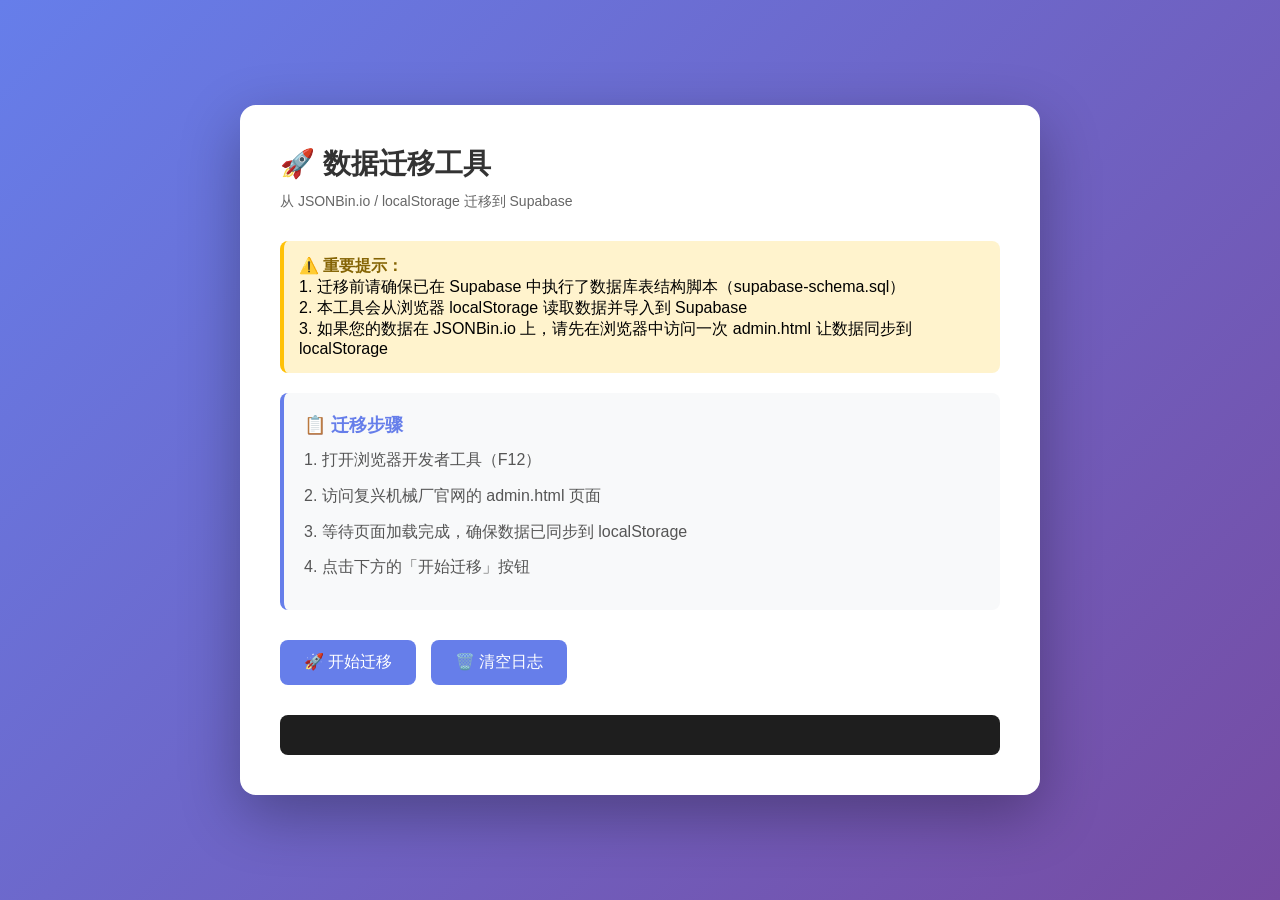
<file: doc/migrate-to-supabase.html>
<!DOCTYPE html>
<html lang="zh-CN">
<head>
    <meta charset="UTF-8">
    <meta name="viewport" content="width=device-width, initial-scale=1.0">
    <title>数据迁移工具 - JSONBin.io 到 Supabase</title>
    <style>
        * { margin: 0; padding: 0; box-sizing: border-box; }
        body {
            font-family: 'Microsoft YaHei', Arial, sans-serif;
            background: linear-gradient(135deg, #667eea 0%, #764ba2 100%);
            min-height: 100vh;
            display: flex;
            align-items: center;
            justify-content: center;
            padding: 20px;
        }
        .container {
            background: white;
            border-radius: 16px;
            padding: 40px;
            max-width: 800px;
            width: 100%;
            box-shadow: 0 20px 60px rgba(0,0,0,0.3);
        }
        h1 {
            color: #333;
            margin-bottom: 10px;
            font-size: 28px;
        }
        .subtitle {
            color: #666;
            margin-bottom: 30px;
            font-size: 14px;
        }
        .step {
            background: #f8f9fa;
            border-left: 4px solid #667eea;
            padding: 20px;
            margin-bottom: 20px;
            border-radius: 8px;
        }
        .step h3 {
            color: #667eea;
            margin-bottom: 10px;
            font-size: 18px;
        }
        .step p {
            color: #555;
            line-height: 1.6;
            margin-bottom: 10px;
        }
        .step code {
            background: #e9ecef;
            padding: 2px 6px;
            border-radius: 4px;
            font-size: 13px;
            color: #d63384;
        }
        button {
            background: #667eea;
            color: white;
            border: none;
            padding: 12px 24px;
            border-radius: 8px;
            font-size: 16px;
            cursor: pointer;
            margin: 10px 10px 10px 0;
            transition: all 0.3s;
        }
        button:hover {
            background: #5568d3;
            transform: translateY(-2px);
            box-shadow: 0 4px 12px rgba(102, 126, 234, 0.4);
        }
        button:disabled {
            background: #ccc;
            cursor: not-allowed;
            transform: none;
        }
        .log {
            background: #1e1e1e;
            color: #00ff00;
            padding: 20px;
            border-radius: 8px;
            font-family: 'Courier New', monospace;
            font-size: 13px;
            max-height: 400px;
            overflow-y: auto;
            margin-top: 20px;
        }
        .log .error { color: #ff4444; }
        .log .success { color: #00ff00; }
        .log .info { color: #00bfff; }
        .warning {
            background: #fff3cd;
            border-left: 4px solid #ffc107;
            padding: 15px;
            border-radius: 8px;
            margin-bottom: 20px;
        }
        .warning strong { color: #856404; }
        .progress {
            background: #e9ecef;
            border-radius: 10px;
            overflow: hidden;
            margin: 20px 0;
        }
        .progress-bar {
            background: linear-gradient(90deg, #667eea, #764ba2);
            height: 30px;
            width: 0%;
            transition: width 0.3s;
            display: flex;
            align-items: center;
            justify-content: center;
            color: white;
            font-weight: bold;
        }
    </style>
</head>
<body>
    <div class="container">
        <h1>🚀 数据迁移工具</h1>
        <p class="subtitle">从 JSONBin.io / localStorage 迁移到 Supabase</p>

        <div class="warning">
            <strong>⚠️ 重要提示：</strong><br>
            1. 迁移前请确保已在 Supabase 中执行了数据库表结构脚本（supabase-schema.sql）<br>
            2. 本工具会从浏览器 localStorage 读取数据并导入到 Supabase<br>
            3. 如果您的数据在 JSONBin.io 上，请先在浏览器中访问一次 admin.html 让数据同步到 localStorage
        </div>

        <div class="step">
            <h3>📋 迁移步骤</h3>
            <p>1. 打开浏览器开发者工具（F12）</p>
            <p>2. 访问复兴机械厂官网的 admin.html 页面</p>
            <p>3. 等待页面加载完成，确保数据已同步到 localStorage</p>
            <p>4. 点击下方的「开始迁移」按钮</p>
        </div>

        <div>
            <button id="migrateBtn" onclick="startMigration()">🚀 开始迁移</button>
            <button onclick="clearLog()">🗑️ 清空日志</button>
        </div>

        <div class="progress" id="progressContainer" style="display:none;">
            <div class="progress-bar" id="progressBar">0%</div>
        </div>

        <div class="log" id="log"></div>
    </div>

    <script>
        const SUPABASE_URL = 'https://sjpkjfpaocswveydbxvc.supabase.co';
        const SUPABASE_KEY = 'sb_publishable_RbIuhqGsWbNzfNE-cXiZNA_7BR1_1fM';

        function log(message, type = 'info') {
            const logDiv = document.getElementById('log');
            const timestamp = new Date().toLocaleTimeString();
            const className = type === 'error' ? 'error' : type === 'success' ? 'success' : 'info';
            logDiv.innerHTML += `<div class="${className}">[${timestamp}] ${message}</div>`;
            logDiv.scrollTop = logDiv.scrollHeight;
        }

        function clearLog() {
            document.getElementById('log').innerHTML = '';
        }

        function updateProgress(percent) {
            const progressBar = document.getElementById('progressBar');
            const progressContainer = document.getElementById('progressContainer');
            progressContainer.style.display = 'block';
            progressBar.style.width = percent + '%';
            progressBar.textContent = percent + '%';
        }

        async function startMigration() {
            const migrateBtn = document.getElementById('migrateBtn');
            migrateBtn.disabled = true;

            log('========================================', 'info');
            log('开始数据迁移...', 'info');
            log('========================================', 'info');

            try {
                // 步骤 1: 从 localStorage 读取数据
                updateProgress(10);
                log('步骤 1: 从 localStorage 读取数据...', 'info');
                
                const messagesStr = localStorage.getItem('fx_messages');
                const imagesStr = localStorage.getItem('fx_images');

                const messages = messagesStr ? JSON.parse(messagesStr) : [];
                const images = imagesStr ? JSON.parse(imagesStr) : {};

                log(`读取到 ${messages.length} 条留言`, 'success');
                log(`读取到 ${Object.keys(images).length} 个图片配置`, 'success');

                if (messages.length === 0 && Object.keys(images).length === 0) {
                    log('⚠️ 警告: localStorage 中没有数据！', 'error');
                    log('请先访问 admin.html 页面，让数据从 JSONBin.io 同步到本地', 'error');
                    migrateBtn.disabled = false;
                    return;
                }

                // 步骤 2: 迁移留言数据
                updateProgress(30);
                log('\n步骤 2: 迁移留言数据到 Supabase...', 'info');
                
                if (messages.length > 0) {
                    // 先清空现有数据
                    log('清空现有留言数据...', 'info');
                    const deleteMsgResponse = await fetch(`${SUPABASE_URL}/rest/v1/messages`, {
                        method: 'DELETE',
                        headers: {
                            'apikey': SUPABASE_KEY,
                            'Authorization': `Bearer ${SUPABASE_KEY}`
                        }
                    });

                    if (!deleteMsgResponse.ok) {
                        throw new Error(`删除留言失败: ${deleteMsgResponse.status}`);
                    }
                    log('✓ 已清空现有留言数据', 'success');

                    // 批量插入新数据
                    log(`开始导入 ${messages.length} 条留言...`, 'info');
                    const insertMsgResponse = await fetch(`${SUPABASE_URL}/rest/v1/messages`, {
                        method: 'POST',
                        headers: {
                            'apikey': SUPABASE_KEY,
                            'Authorization': `Bearer ${SUPABASE_KEY}`,
                            'Content-Type': 'application/json',
                            'Prefer': 'return=representation'
                        },
                        body: JSON.stringify(messages)
                    });

                    if (!insertMsgResponse.ok) {
                        const errorText = await insertMsgResponse.text();
                        throw new Error(`导入留言失败: ${insertMsgResponse.status} - ${errorText}`);
                    }

                    log(`✓ 成功导入 ${messages.length} 条留言`, 'success');
                } else {
                    log('没有留言数据需要迁移', 'info');
                }

                // 步骤 3: 迁移图片配置
                updateProgress(60);
                log('\n步骤 3: 迁移图片配置到 Supabase...', 'info');

                if (Object.keys(images).length > 0) {
                    // 先清空现有数据
                    log('清空现有图片配置...', 'info');
                    const deleteImgResponse = await fetch(`${SUPABASE_URL}/rest/v1/images_config`, {
                        method: 'DELETE',
                        headers: {
                            'apikey': SUPABASE_KEY,
                            'Authorization': `Bearer ${SUPABASE_KEY}`
                        }
                    });

                    if (!deleteImgResponse.ok) {
                        throw new Error(`删除图片配置失败: ${deleteImgResponse.status}`);
                    }
                    log('✓ 已清空现有图片配置', 'success');

                    // 转换为 Supabase 格式
                    const imageRecords = Object.keys(images).map(key => ({
                        key: key,
                        url: images[key]
                    }));

                    // 批量插入新数据
                    log(`开始导入 ${imageRecords.length} 个图片配置...`, 'info');
                    const insertImgResponse = await fetch(`${SUPABASE_URL}/rest/v1/images_config`, {
                        method: 'POST',
                        headers: {
                            'apikey': SUPABASE_KEY,
                            'Authorization': `Bearer ${SUPABASE_KEY}`,
                            'Content-Type': 'application/json',
                            'Prefer': 'return=representation'
                        },
                        body: JSON.stringify(imageRecords)
                    });

                    if (!insertImgResponse.ok) {
                        const errorText = await insertImgResponse.text();
                        throw new Error(`导入图片配置失败: ${insertImgResponse.status} - ${errorText}`);
                    }

                    log(`✓ 成功导入 ${imageRecords.length} 个图片配置`, 'success');
                } else {
                    log('没有图片配置需要迁移', 'info');
                }

                // 步骤 4: 验证数据
                updateProgress(80);
                log('\n步骤 4: 验证数据...', 'info');

                // 验证留言数据
                const verifyMsgResponse = await fetch(`${SUPABASE_URL}/rest/v1/messages?select=id`, {
                    method: 'GET',
                    headers: {
                        'apikey': SUPABASE_KEY,
                        'Authorization': `Bearer ${SUPABASE_KEY}`
                    }
                });

                if (verifyMsgResponse.ok) {
                    const verifyMsgData = await verifyMsgResponse.json();
                    log(`✓ Supabase 中有 ${verifyMsgData.length} 条留言`, 'success');
                }

                // 验证图片配置
                const verifyImgResponse = await fetch(`${SUPABASE_URL}/rest/v1/images_config?select=key`, {
                    method: 'GET',
                    headers: {
                        'apikey': SUPABASE_KEY,
                        'Authorization': `Bearer ${SUPABASE_KEY}`
                    }
                });

                if (verifyImgResponse.ok) {
                    const verifyImgData = await verifyImgResponse.json();
                    log(`✓ Supabase 中有 ${verifyImgData.length} 个图片配置`, 'success');
                }

                // 完成
                updateProgress(100);
                log('\n========================================', 'success');
                log('🎉 数据迁移完成！', 'success');
                log('========================================', 'success');
                log('\n后续步骤：', 'info');
                log('1. 在 Supabase Dashboard 中验证数据', 'info');
                log('2. 访问 index.html 测试留言提交功能', 'info');
                log('3. 访问 admin.html 测试管理功能', 'info');

            } catch (error) {
                log(`\n❌ 迁移失败: ${error.message}`, 'error');
                log('请检查网络连接和 Supabase 配置', 'error');
                console.error(error);
            } finally {
                migrateBtn.disabled = false;
            }
        }
    </script>
</body>
</html>
</file>
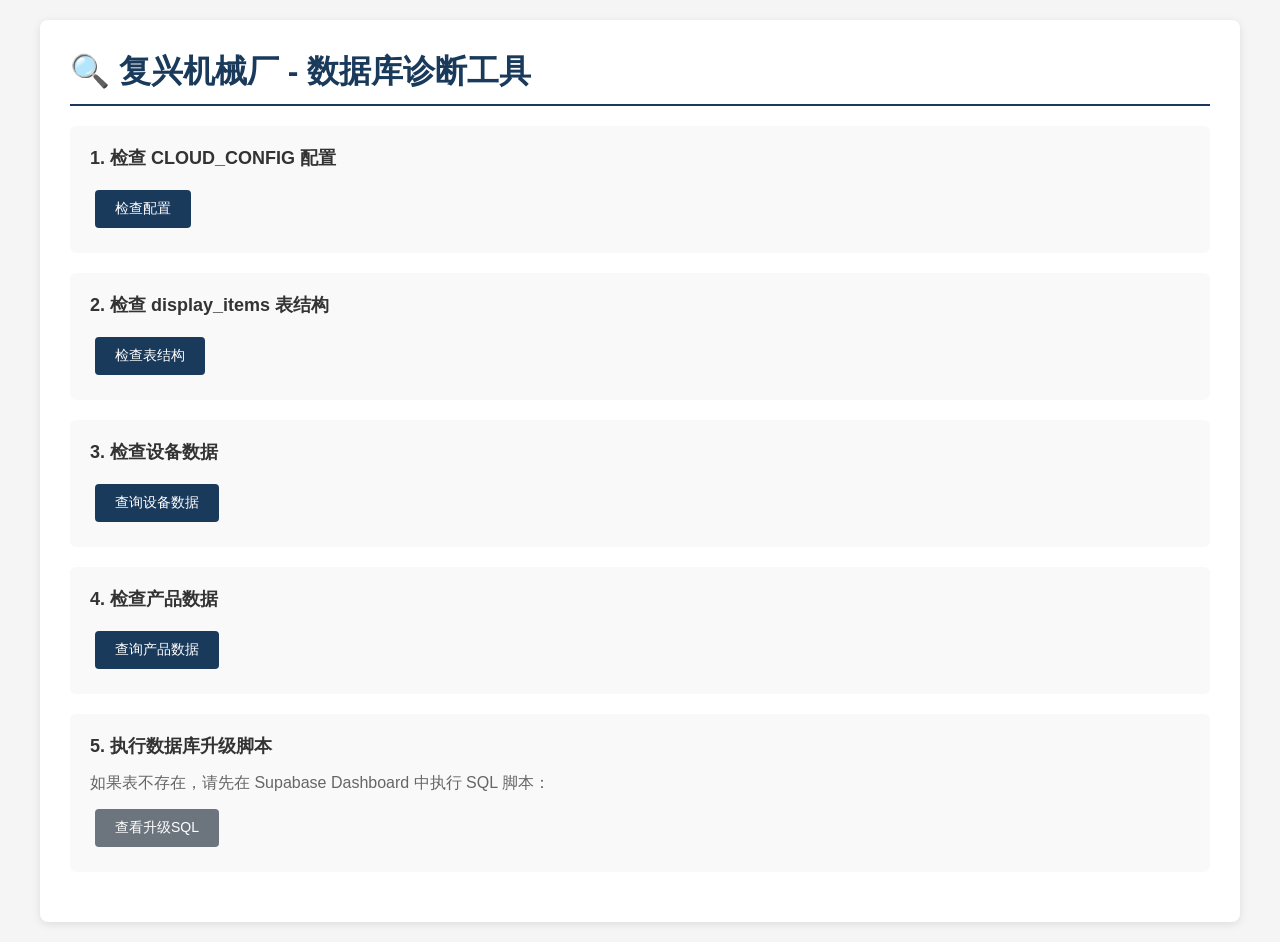
<file: doc/test-display-items.html>
<!DOCTYPE html>
<html lang="zh-CN">
<head>
  <meta charset="UTF-8">
  <meta name="viewport" content="width=device-width, initial-scale=1.0">
  <title>数据库诊断工具</title>
  <style>
    * { margin: 0; padding: 0; box-sizing: border-box; }
    body {
      font-family: 'Microsoft YaHei', Arial, sans-serif;
      background: #f5f5f5;
      padding: 20px;
    }
    .container {
      max-width: 1200px;
      margin: 0 auto;
      background: white;
      border-radius: 8px;
      padding: 30px;
      box-shadow: 0 2px 8px rgba(0,0,0,0.1);
    }
    h1 {
      color: #1a3a5c;
      margin-bottom: 20px;
      padding-bottom: 10px;
      border-bottom: 2px solid #1a3a5c;
    }
    .section {
      margin: 20px 0;
      padding: 20px;
      background: #f9f9f9;
      border-radius: 6px;
    }
    .section h2 {
      color: #333;
      margin-bottom: 15px;
      font-size: 18px;
    }
    button {
      background: #1a3a5c;
      color: white;
      border: none;
      padding: 10px 20px;
      border-radius: 4px;
      cursor: pointer;
      font-size: 14px;
      margin: 5px;
    }
    button:hover {
      background: #254e7a;
    }
    button.secondary {
      background: #6c757d;
    }
    button.secondary:hover {
      background: #5a6268;
    }
    .result {
      margin-top: 15px;
      padding: 15px;
      background: white;
      border: 1px solid #ddd;
      border-radius: 4px;
      font-family: 'Courier New', monospace;
      font-size: 13px;
      max-height: 400px;
      overflow-y: auto;
      white-space: pre-wrap;
      word-break: break-all;
    }
    .success {
      color: #22c55e;
      font-weight: bold;
    }
    .error {
      color: #ef4444;
      font-weight: bold;
    }
    .warning {
      color: #f59e0b;
      font-weight: bold;
    }
    table {
      width: 100%;
      border-collapse: collapse;
      margin-top: 10px;
    }
    th, td {
      border: 1px solid #ddd;
      padding: 8px;
      text-align: left;
      font-size: 13px;
    }
    th {
      background: #1a3a5c;
      color: white;
    }
    tr:nth-child(even) {
      background: #f9f9f9;
    }
  </style>
</head>
<body>
  <div class="container">
    <h1>🔍 复兴机械厂 - 数据库诊断工具</h1>
    
    <div class="section">
      <h2>1. 检查 CLOUD_CONFIG 配置</h2>
      <button onclick="checkConfig()">检查配置</button>
      <div id="configResult" class="result" style="display:none"></div>
    </div>

    <div class="section">
      <h2>2. 检查 display_items 表结构</h2>
      <button onclick="checkTableStructure()">检查表结构</button>
      <div id="tableStructureResult" class="result" style="display:none"></div>
    </div>

    <div class="section">
      <h2>3. 检查设备数据</h2>
      <button onclick="checkEquipment()">查询设备数据</button>
      <div id="equipmentResult" class="result" style="display:none"></div>
    </div>

    <div class="section">
      <h2>4. 检查产品数据</h2>
      <button onclick="checkProducts()">查询产品数据</button>
      <div id="productsResult" class="result" style="display:none"></div>
    </div>

    <div class="section">
      <h2>5. 执行数据库升级脚本</h2>
      <p style="margin-bottom: 10px; color: #666;">如果表不存在，请先在 Supabase Dashboard 中执行 SQL 脚本：</p>
      <button class="secondary" onclick="showUpgradeSQL()">查看升级SQL</button>
      <div id="upgradeSQLResult" class="result" style="display:none"></div>
    </div>
  </div>

  <script>
    const CLOUD_CONFIG = {
      SUPABASE_URL: 'https://sjpkjfpaocswveydbxvc.supabase.co',
      SUPABASE_KEY: 'sb_publishable_RbIuhqGsWbNzfNE-cXiZNA_7BR1_1fM'
    };

    function checkConfig() {
      const result = document.getElementById('configResult');
      result.style.display = 'block';
      
      let output = '检查 CLOUD_CONFIG 配置...\n\n';
      output += 'SUPABASE_URL: ' + CLOUD_CONFIG.SUPABASE_URL + '\n';
      output += 'SUPABASE_KEY: ' + (CLOUD_CONFIG.SUPABASE_KEY ? '✓ 已配置' : '✗ 未配置') + '\n';
      
      if (CLOUD_CONFIG.SUPABASE_KEY && CLOUD_CONFIG.SUPABASE_KEY !== 'YOUR_SUPABASE_ANON_KEY') {
        output += '\n<span class="success">✓ 配置正确</span>';
      } else {
        output += '\n<span class="error">✗ 配置无效，请检查 CLOUD_CONFIG</span>';
      }
      
      result.innerHTML = output;
    }

    async function checkTableStructure() {
      const result = document.getElementById('tableStructureResult');
      result.style.display = 'block';
      result.innerHTML = '<span class="warning">正在检查表结构...</span>';
      
      try {
        const url = `${CLOUD_CONFIG.SUPABASE_URL}/rest/v1/display_items?select=*&limit=1`;
        const response = await fetch(url, {
          headers: {
            'apikey': CLOUD_CONFIG.SUPABASE_KEY,
            'Authorization': `Bearer ${CLOUD_CONFIG.SUPABASE_KEY}`
          }
        });
        
        if (response.ok) {
          const data = await response.json();
          let output = '<span class="success">✓ display_items 表存在</span>\n\n';
          output += '表结构字段:\n';
          
          if (data.length > 0) {
            Object.keys(data[0]).forEach(key => {
              output += `  - ${key}\n`;
            });
          } else {
            output += '  (表为空，请先插入数据)\n';
          }
          
          result.innerHTML = output;
        } else {
          const errorText = await response.text();
          result.innerHTML = `<span class="error">✗ 表不存在或访问失败 (${response.status})</span>\n\n错误详情:\n${errorText}\n\n<span class="warning">请执行数据库升级脚本创建表</span>`;
        }
      } catch (error) {
        result.innerHTML = `<span class="error">✗ 检查失败</span>\n\n${error.message}`;
      }
    }

    async function checkEquipment() {
      const result = document.getElementById('equipmentResult');
      result.style.display = 'block';
      result.innerHTML = '<span class="warning">正在查询设备数据...</span>';
      
      try {
        const url = `${CLOUD_CONFIG.SUPABASE_URL}/rest/v1/display_items?category=eq.equipment&order=sort_order.asc`;
        const response = await fetch(url, {
          headers: {
            'apikey': CLOUD_CONFIG.SUPABASE_KEY,
            'Authorization': `Bearer ${CLOUD_CONFIG.SUPABASE_KEY}`
          }
        });
        
        if (response.ok) {
          const data = await response.json();
          
          if (data.length === 0) {
            result.innerHTML = '<span class="warning">⚠ 设备数据为空</span>';
            return;
          }
          
          let html = `<span class="success">✓ 查询成功，共 ${data.length} 条设备数据</span>\n\n`;
          html += '<table>';
          html += '<tr><th>ID</th><th>排序</th><th>中文名称</th><th>分类</th><th>状态</th></tr>';
          
          data.forEach(item => {
            html += `<tr>
              <td>${item.id.substring(0, 8)}...</td>
              <td>${item.sort_order}</td>
              <td>${item.title_zh}</td>
              <td>${item.tags ? item.tags.join(', ') : '-'}</td>
              <td>${item.is_active ? '启用' : '禁用'}</td>
            </tr>`;
          });
          
          html += '</table>';
          result.innerHTML = html;
        } else {
          const errorText = await response.text();
          result.innerHTML = `<span class="error">✗ 查询失败 (${response.status})</span>\n\n${errorText}`;
        }
      } catch (error) {
        result.innerHTML = `<span class="error">✗ 查询失败</span>\n\n${error.message}`;
      }
    }

    async function checkProducts() {
      const result = document.getElementById('productsResult');
      result.style.display = 'block';
      result.innerHTML = '<span class="warning">正在查询产品数据...</span>';
      
      try {
        const url = `${CLOUD_CONFIG.SUPABASE_URL}/rest/v1/display_items?category=eq.product&order=sort_order.asc`;
        const response = await fetch(url, {
          headers: {
            'apikey': CLOUD_CONFIG.SUPABASE_KEY,
            'Authorization': `Bearer ${CLOUD_CONFIG.SUPABASE_KEY}`
          }
        });
        
        if (response.ok) {
          const data = await response.json();
          
          if (data.length === 0) {
            result.innerHTML = '<span class="warning">⚠ 产品数据为空</span>';
            return;
          }
          
          let html = `<span class="success">✓ 查询成功，共 ${data.length} 条产品数据</span>\n\n`;
          html += '<table>';
          html += '<tr><th>ID</th><th>排序</th><th>中文名称</th><th>标签</th><th>状态</th></tr>';
          
          data.forEach(item => {
            html += `<tr>
              <td>${item.id.substring(0, 8)}...</td>
              <td>${item.sort_order}</td>
              <td>${item.title_zh}</td>
              <td>${item.tags ? item.tags.join(', ') : '-'}</td>
              <td>${item.is_active ? '启用' : '禁用'}</td>
            </tr>`;
          });
          
          html += '</table>';
          result.innerHTML = html;
        } else {
          const errorText = await response.text();
          result.innerHTML = `<span class="error">✗ 查询失败 (${response.status})</span>\n\n${errorText}`;
        }
      } catch (error) {
        result.innerHTML = `<span class="error">✗ 查询失败</span>\n\n${error.message}`;
      }
    }

    function showUpgradeSQL() {
      const result = document.getElementById('upgradeSQLResult');
      result.style.display = 'block';
      result.innerHTML = `<span class="warning">请按以下步骤执行：</span>

1. 打开 Supabase Dashboard: https://supabase.com/dashboard/project/sjpkjfpaocswveydbxvc
2. 点击左侧 "SQL Editor"
3. 打开文件: doc/supabase-schema-upgrade.sql
4. 复制全部内容并粘贴到 SQL Editor
5. 点击 "Run" 执行
6. 验证表已创建并插入数据`;
    }
  </script>
</body>
</html>
</file>
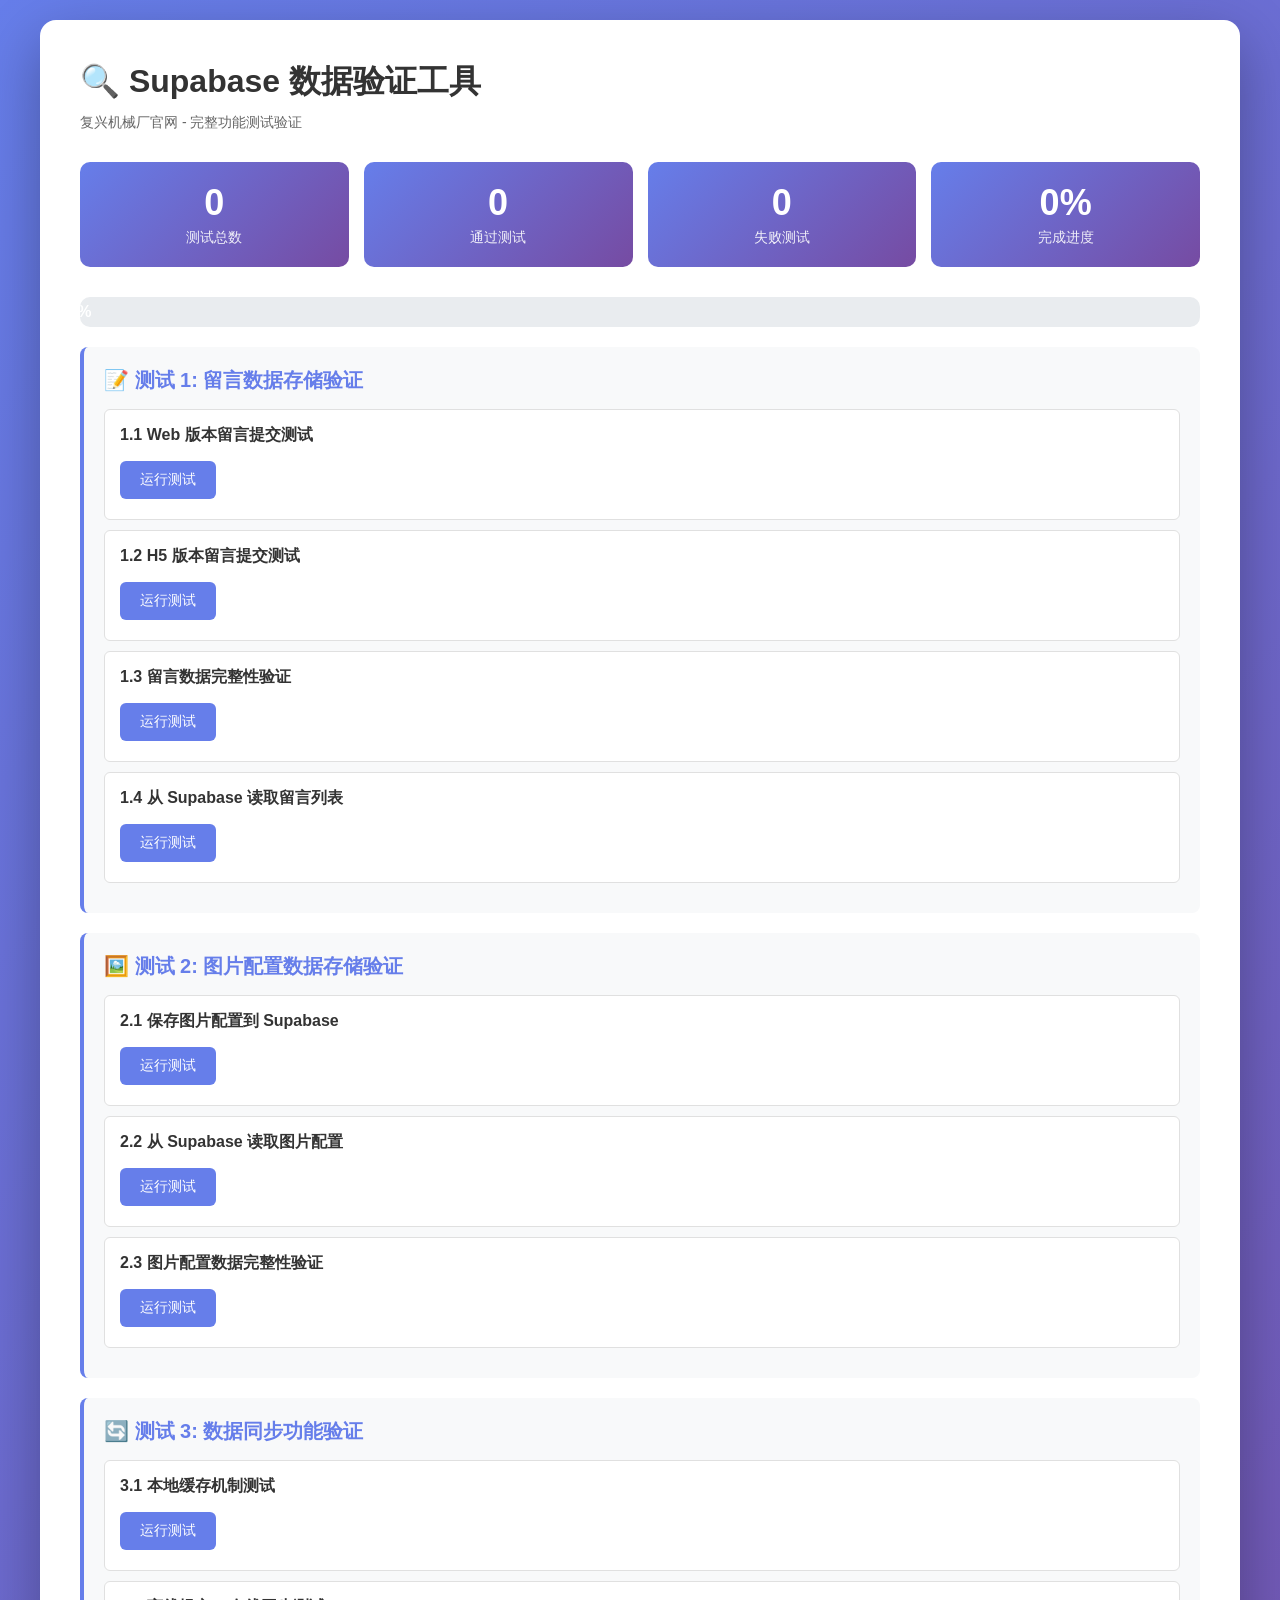
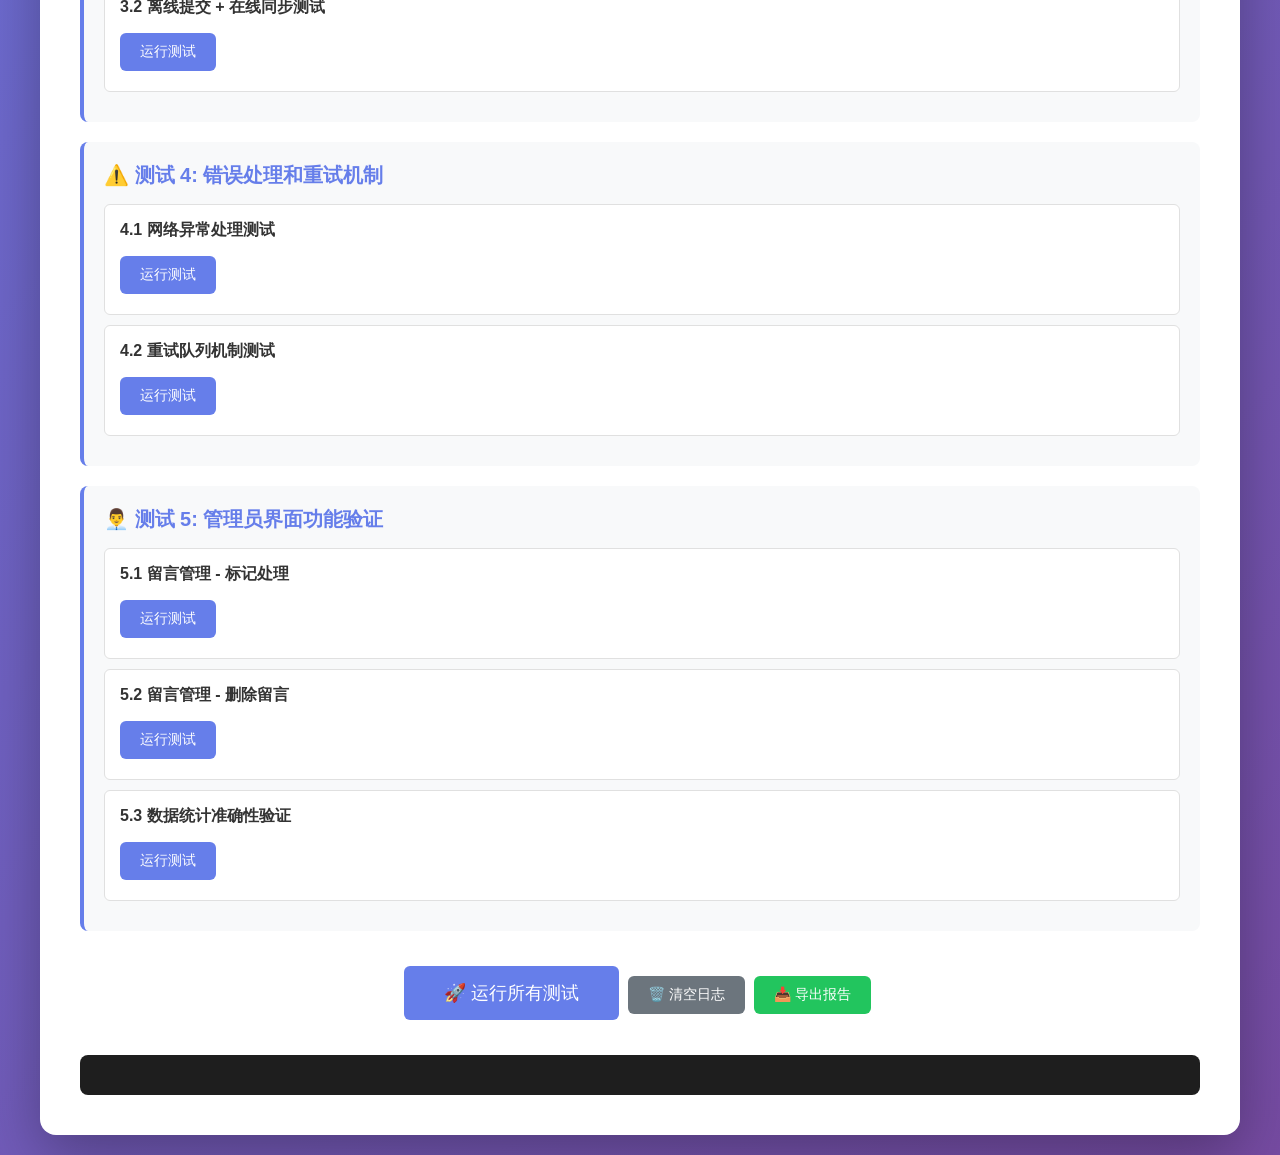
<file: doc/test-validation.html>
<!DOCTYPE html>
<html lang="zh-CN">
<head>
    <meta charset="UTF-8">
    <meta name="viewport" content="width=device-width, initial-scale=1.0">
    <title>复兴机械厂 - Supabase 数据验证工具</title>
    <style>
        * { margin: 0; padding: 0; box-sizing: border-box; }
        body {
            font-family: 'Microsoft YaHei', Arial, sans-serif;
            background: linear-gradient(135deg, #667eea 0%, #764ba2 100%);
            min-height: 100vh;
            padding: 20px;
        }
        .container {
            max-width: 1200px;
            margin: 0 auto;
            background: white;
            border-radius: 16px;
            padding: 40px;
            box-shadow: 0 20px 60px rgba(0,0,0,0.3);
        }
        h1 {
            color: #333;
            margin-bottom: 10px;
            font-size: 32px;
        }
        .subtitle {
            color: #666;
            margin-bottom: 30px;
            font-size: 14px;
        }
        .test-section {
            background: #f8f9fa;
            border-left: 4px solid #667eea;
            padding: 20px;
            margin-bottom: 20px;
            border-radius: 8px;
        }
        .test-section h3 {
            color: #667eea;
            margin-bottom: 15px;
            font-size: 20px;
        }
        .test-item {
            background: white;
            padding: 15px;
            margin-bottom: 10px;
            border-radius: 6px;
            border: 1px solid #e0e0e0;
        }
        .test-item h4 {
            color: #333;
            margin-bottom: 10px;
            font-size: 16px;
        }
        button {
            background: #667eea;
            color: white;
            border: none;
            padding: 10px 20px;
            border-radius: 6px;
            font-size: 14px;
            cursor: pointer;
            margin: 5px 5px 5px 0;
            transition: all 0.3s;
        }
        button:hover {
            background: #5568d3;
            transform: translateY(-2px);
            box-shadow: 0 4px 12px rgba(102, 126, 234, 0.4);
        }
        button:disabled {
            background: #ccc;
            cursor: not-allowed;
            transform: none;
        }
        button.success {
            background: #22c55e;
        }
        button.error {
            background: #ef4444;
        }
        .result {
            margin-top: 10px;
            padding: 10px;
            border-radius: 6px;
            font-size: 13px;
            line-height: 1.6;
        }
        .result.success {
            background: #d1fae5;
            color: #065f46;
            border: 1px solid #a7f3d0;
        }
        .result.error {
            background: #fee2e2;
            color: #991b1b;
            border: 1px solid #fecaca;
        }
        .result.info {
            background: #dbeafe;
            color: #1e40af;
            border: 1px solid #bfdbfe;
        }
        .result.warning {
            background: #fef3c7;
            color: #92400e;
            border: 1px solid #fde68a;
        }
        .log {
            background: #1e1e1e;
            color: #00ff00;
            padding: 20px;
            border-radius: 8px;
            font-family: 'Courier New', monospace;
            font-size: 13px;
            max-height: 500px;
            overflow-y: auto;
            margin-top: 20px;
        }
        .log .error { color: #ff4444; }
        .log .success { color: #00ff00; }
        .log .info { color: #00bfff; }
        .log .warning { color: #ffaa00; }
        .progress-bar {
            background: #e9ecef;
            border-radius: 10px;
            overflow: hidden;
            margin: 20px 0;
        }
        .progress-fill {
            background: linear-gradient(90deg, #667eea, #764ba2);
            height: 30px;
            width: 0%;
            transition: width 0.3s;
            display: flex;
            align-items: center;
            justify-content: center;
            color: white;
            font-weight: bold;
        }
        .stats {
            display: grid;
            grid-template-columns: repeat(auto-fit, minmax(200px, 1fr));
            gap: 15px;
            margin-bottom: 30px;
        }
        .stat-card {
            background: linear-gradient(135deg, #667eea, #764ba2);
            color: white;
            padding: 20px;
            border-radius: 10px;
            text-align: center;
        }
        .stat-card .number {
            font-size: 36px;
            font-weight: bold;
            margin-bottom: 5px;
        }
        .stat-card .label {
            font-size: 14px;
            opacity: 0.9;
        }
        .data-table {
            width: 100%;
            border-collapse: collapse;
            margin-top: 15px;
            font-size: 13px;
        }
        .data-table th,
        .data-table td {
            padding: 10px;
            text-align: left;
            border-bottom: 1px solid #e0e0e0;
        }
        .data-table th {
            background: #f8f9fa;
            font-weight: 600;
            color: #667eea;
        }
        .data-table tr:hover {
            background: #f8f9fa;
        }
    </style>
</head>
<body>
    <div class="container">
        <h1>🔍 Supabase 数据验证工具</h1>
        <p class="subtitle">复兴机械厂官网 - 完整功能测试验证</p>

        <div class="stats" id="statsContainer">
            <div class="stat-card">
                <div class="number" id="totalTests">0</div>
                <div class="label">测试总数</div>
            </div>
            <div class="stat-card">
                <div class="number" id="passedTests">0</div>
                <div class="label">通过测试</div>
            </div>
            <div class="stat-card">
                <div class="number" id="failedTests">0</div>
                <div class="label">失败测试</div>
            </div>
            <div class="stat-card">
                <div class="number" id="progressPercent">0%</div>
                <div class="label">完成进度</div>
            </div>
        </div>

        <div class="progress-bar">
            <div class="progress-fill" id="progressBar">0%</div>
        </div>

        <!-- 测试区域 1: 留言数据 -->
        <div class="test-section">
            <h3>📝 测试 1: 留言数据存储验证</h3>
            
            <div class="test-item">
                <h4>1.1 Web 版本留言提交测试</h4>
                <button onclick="testWebMessageSubmit()">运行测试</button>
                <div class="result" id="result-web-msg" style="display:none"></div>
            </div>

            <div class="test-item">
                <h4>1.2 H5 版本留言提交测试</h4>
                <button onclick="testH5MessageSubmit()">运行测试</button>
                <div class="result" id="result-h5-msg" style="display:none"></div>
            </div>

            <div class="test-item">
                <h4>1.3 留言数据完整性验证</h4>
                <button onclick="testMessageDataIntegrity()">运行测试</button>
                <div class="result" id="result-msg-integrity" style="display:none"></div>
            </div>

            <div class="test-item">
                <h4>1.4 从 Supabase 读取留言列表</h4>
                <button onclick="testFetchMessages()">运行测试</button>
                <div class="result" id="result-fetch-msgs" style="display:none"></div>
                <div id="messages-table-container"></div>
            </div>
        </div>

        <!-- 测试区域 2: 图片配置 -->
        <div class="test-section">
            <h3>🖼️ 测试 2: 图片配置数据存储验证</h3>
            
            <div class="test-item">
                <h4>2.1 保存图片配置到 Supabase</h4>
                <button onclick="testSaveImageConfig()">运行测试</button>
                <div class="result" id="result-save-img" style="display:none"></div>
            </div>

            <div class="test-item">
                <h4>2.2 从 Supabase 读取图片配置</h4>
                <button onclick="testFetchImageConfig()">运行测试</button>
                <div class="result" id="result-fetch-img" style="display:none"></div>
                <div id="images-table-container"></div>
            </div>

            <div class="test-item">
                <h4>2.3 图片配置数据完整性验证</h4>
                <button onclick="testImageDataIntegrity()">运行测试</button>
                <div class="result" id="result-img-integrity" style="display:none"></div>
            </div>
        </div>

        <!-- 测试区域 3: 数据同步 -->
        <div class="test-section">
            <h3>🔄 测试 3: 数据同步功能验证</h3>
            
            <div class="test-item">
                <h4>3.1 本地缓存机制测试</h4>
                <button onclick="testLocalCache()">运行测试</button>
                <div class="result" id="result-cache" style="display:none"></div>
            </div>

            <div class="test-item">
                <h4>3.2 离线提交 + 在线同步测试</h4>
                <button onclick="testOfflineSync()">运行测试</button>
                <div class="result" id="result-offline" style="display:none"></div>
            </div>
        </div>

        <!-- 测试区域 4: 错误处理 -->
        <div class="test-section">
            <h3>⚠️ 测试 4: 错误处理和重试机制</h3>
            
            <div class="test-item">
                <h4>4.1 网络异常处理测试</h4>
                <button onclick="testErrorHandling()">运行测试</button>
                <div class="result" id="result-error" style="display:none"></div>
            </div>

            <div class="test-item">
                <h4>4.2 重试队列机制测试</h4>
                <button onclick="testRetryQueue()">运行测试</button>
                <div class="result" id="result-retry" style="display:none"></div>
            </div>
        </div>

        <!-- 测试区域 5: 管理员功能 -->
        <div class="test-section">
            <h3>👨‍💼 测试 5: 管理员界面功能验证</h3>
            
            <div class="test-item">
                <h4>5.1 留言管理 - 标记处理</h4>
                <button onclick="testMarkHandled()">运行测试</button>
                <div class="result" id="result-mark" style="display:none"></div>
            </div>

            <div class="test-item">
                <h4>5.2 留言管理 - 删除留言</h4>
                <button onclick="testDeleteMessage()">运行测试</button>
                <div class="result" id="result-delete" style="display:none"></div>
            </div>

            <div class="test-item">
                <h4>5.3 数据统计准确性验证</h4>
                <button onclick="testStatistics()">运行测试</button>
                <div class="result" id="result-stats" style="display:none"></div>
            </div>
        </div>

        <!-- 运行所有测试 -->
        <div style="text-align: center; margin: 30px 0;">
            <button onclick="runAllTests()" style="font-size: 18px; padding: 15px 40px;">
                🚀 运行所有测试
            </button>
            <button onclick="clearLog()" style="background: #6c757d;">
                🗑️ 清空日志
            </button>
            <button onclick="exportReport()" style="background: #22c55e;">
                📥 导出报告
            </button>
        </div>

        <div class="log" id="log"></div>
    </div>

    <script>
        const SUPABASE_URL = 'https://sjpkjfpaocswveydbxvc.supabase.co';
        const SUPABASE_KEY = 'sb_publishable_RbIuhqGsWbNzfNE-cXiZNA_7BR1_1fM';

        let testResults = {
            total: 0,
            passed: 0,
            failed: 0,
            details: []
        };

        function log(message, type = 'info') {
            const logDiv = document.getElementById('log');
            const timestamp = new Date().toLocaleTimeString();
            const className = type === 'error' ? 'error' : type === 'success' ? 'success' : type === 'warning' ? 'warning' : 'info';
            logDiv.innerHTML += `<div class="${className}">[${timestamp}] ${message}</div>`;
            logDiv.scrollTop = logDiv.scrollHeight;
        }

        function clearLog() {
            document.getElementById('log').innerHTML = '';
        }

        function updateStats() {
            document.getElementById('totalTests').textContent = testResults.total;
            document.getElementById('passedTests').textContent = testResults.passed;
            document.getElementById('failedTests').textContent = testResults.failed;
            const percent = testResults.total > 0 ? Math.round((testResults.passed / testResults.total) * 100) : 0;
            document.getElementById('progressPercent').textContent = percent + '%';
            document.getElementById('progressBar').style.width = percent + '%';
            document.getElementById('progressBar').textContent = percent + '%';
        }

        function showResult(elementId, success, message) {
            const el = document.getElementById(elementId);
            el.style.display = 'block';
            el.className = 'result ' + (success ? 'success' : 'error');
            el.innerHTML = message.replace(/\n/g, '<br>');
            
            testResults.total++;
            if (success) {
                testResults.passed++;
            } else {
                testResults.failed++;
            }
            testResults.details.push({
                test: elementId,
                success: success,
                message: message,
                timestamp: new Date().toISOString()
            });
            updateStats();
        }

        async function testWebMessageSubmit() {
            log('开始测试: Web 版本留言提交', 'info');
            try {
                const testMessage = {
                    id: Date.now(),
                    name: '测试用户-Web',
                    phone: '13800138000',
                    email: 'test-web@example.com',
                    company: '测试公司',
                    type: 'quote',
                    content: '这是一条来自 Web 版本的测试留言',
                    date: new Date().toISOString().slice(0, 19).replace('T', ' '),
                    stars: 5,
                    status: 'new',
                    source: 'web'
                };

                const response = await fetch(`${SUPABASE_URL}/rest/v1/messages`, {
                    method: 'POST',
                    headers: {
                        'apikey': SUPABASE_KEY,
                        'Authorization': `Bearer ${SUPABASE_KEY}`,
                        'Content-Type': 'application/json',
                        'Prefer': 'return=representation'
                    },
                    body: JSON.stringify(testMessage)
                });

                if (!response.ok) {
                    throw new Error(`HTTP ${response.status}: ${await response.text()}`);
                }

                const result = await response.json();
                log(`✓ Web 留言提交成功，ID: ${result[0].id}`, 'success');
                showResult('result-web-msg', true, `✅ 测试通过\n留言ID: ${result[0].id}\n姓名: ${result[0].name}\n来源: ${result[0].source}`);
            } catch (error) {
                log(`✗ Web 留言提交失败: ${error.message}`, 'error');
                showResult('result-web-msg', false, `❌ 测试失败\n错误: ${error.message}`);
            }
        }

        async function testH5MessageSubmit() {
            log('开始测试: H5 版本留言提交', 'info');
            try {
                const testMessage = {
                    id: Date.now() + 1,
                    name: '测试用户-H5',
                    phone: '13900139000',
                    email: 'test-h5@example.com',
                    company: '测试公司',
                    type: 'tech',
                    content: '这是一条来自 H5 版本的测试留言',
                    date: new Date().toISOString().slice(0, 19).replace('T', ' '),
                    stars: 5,
                    status: 'new',
                    source: 'h5'
                };

                const response = await fetch(`${SUPABASE_URL}/rest/v1/messages`, {
                    method: 'POST',
                    headers: {
                        'apikey': SUPABASE_KEY,
                        'Authorization': `Bearer ${SUPABASE_KEY}`,
                        'Content-Type': 'application/json',
                        'Prefer': 'return=representation'
                    },
                    body: JSON.stringify(testMessage)
                });

                if (!response.ok) {
                    throw new Error(`HTTP ${response.status}: ${await response.text()}`);
                }

                const result = await response.json();
                log(`✓ H5 留言提交成功，ID: ${result[0].id}`, 'success');
                showResult('result-h5-msg', true, `✅ 测试通过\n留言ID: ${result[0].id}\n姓名: ${result[0].name}\n来源: ${result[0].source}`);
            } catch (error) {
                log(`✗ H5 留言提交失败: ${error.message}`, 'error');
                showResult('result-h5-msg', false, `❌ 测试失败\n错误: ${error.message}`);
            }
        }

        async function testMessageDataIntegrity() {
            log('开始测试: 留言数据完整性验证', 'info');
            try {
                const response = await fetch(`${SUPABASE_URL}/rest/v1/messages?order=id.desc&limit=1`, {
                    method: 'GET',
                    headers: {
                        'apikey': SUPABASE_KEY,
                        'Authorization': `Bearer ${SUPABASE_KEY}`
                    }
                });

                if (!response.ok) {
                    throw new Error(`HTTP ${response.status}`);
                }

                const messages = await response.json();
                if (messages.length === 0) {
                    throw new Error('数据库中没有留言数据');
                }

                const msg = messages[0];
                const requiredFields = ['id', 'name', 'phone', 'content', 'date', 'status', 'source'];
                const missingFields = requiredFields.filter(field => !(field in msg));

                if (missingFields.length > 0) {
                    throw new Error(`缺少字段: ${missingFields.join(', ')}`);
                }

                log(`✓ 留言数据完整性验证通过`, 'success');
                showResult('result-msg-integrity', true, `✅ 测试通过\n验证字段: ${requiredFields.join(', ')}\n最新留言: ${msg.name} (${msg.source})`);
            } catch (error) {
                log(`✗ 数据完整性验证失败: ${error.message}`, 'error');
                showResult('result-msg-integrity', false, `❌ 测试失败\n错误: ${error.message}`);
            }
        }

        async function testFetchMessages() {
            log('开始测试: 读取留言列表', 'info');
            try {
                const response = await fetch(`${SUPABASE_URL}/rest/v1/messages?select=*&order=id.desc&limit=10`, {
                    method: 'GET',
                    headers: {
                        'apikey': SUPABASE_KEY,
                        'Authorization': `Bearer ${SUPABASE_KEY}`
                    }
                });

                if (!response.ok) {
                    throw new Error(`HTTP ${response.status}`);
                }

                const messages = await response.json();
                log(`✓ 成功读取 ${messages.length} 条留言`, 'success');

                let tableHtml = '<table class="data-table"><thead><tr><th>ID</th><th>姓名</th><th>电话</th><th>来源</th><th>状态</th><th>日期</th></tr></thead><tbody>';
                messages.forEach(msg => {
                    tableHtml += `<tr>
                        <td>${msg.id}</td>
                        <td>${msg.name}</td>
                        <td>${msg.phone}</td>
                        <td>${msg.source}</td>
                        <td>${msg.status}</td>
                        <td>${msg.date}</td>
                    </tr>`;
                });
                tableHtml += '</tbody></table>';

                document.getElementById('messages-table-container').innerHTML = tableHtml;
                showResult('result-fetch-msgs', true, `✅ 测试通过\n成功读取 ${messages.length} 条留言\n详见下方表格`);
            } catch (error) {
                log(`✗ 读取留言列表失败: ${error.message}`, 'error');
                showResult('result-fetch-msgs', false, `❌ 测试失败\n错误: ${error.message}`);
            }
        }

        async function testSaveImageConfig() {
            log('开始测试: 保存图片配置', 'info');
            try {
                const testImages = [
                    { key: 'test-equip-1', url: 'https://example.com/test1.jpg' },
                    { key: 'test-prod-1', url: 'https://example.com/test2.jpg' }
                ];

                const response = await fetch(`${SUPABASE_URL}/rest/v1/images_config`, {
                    method: 'POST',
                    headers: {
                        'apikey': SUPABASE_KEY,
                        'Authorization': `Bearer ${SUPABASE_KEY}`,
                        'Content-Type': 'application/json',
                        'Prefer': 'return=representation'
                    },
                    body: JSON.stringify(testImages)
                });

                if (!response.ok) {
                    throw new Error(`HTTP ${response.status}: ${await response.text()}`);
                }

                log(`✓ 图片配置保存成功`, 'success');
                showResult('result-save-img', true, `✅ 测试通过\n保存了 ${testImages.length} 个图片配置\nKey: ${testImages.map(i => i.key).join(', ')}`);
            } catch (error) {
                log(`✗ 保存图片配置失败: ${error.message}`, 'error');
                showResult('result-save-img', false, `❌ 测试失败\n错误: ${error.message}`);
            }
        }

        async function testFetchImageConfig() {
            log('开始测试: 读取图片配置', 'info');
            try {
                const response = await fetch(`${SUPABASE_URL}/rest/v1/images_config?select=*`, {
                    method: 'GET',
                    headers: {
                        'apikey': SUPABASE_KEY,
                        'Authorization': `Bearer ${SUPABASE_KEY}`
                    }
                });

                if (!response.ok) {
                    throw new Error(`HTTP ${response.status}`);
                }

                const images = await response.json();
                log(`✓ 成功读取 ${images.length} 个图片配置`, 'success');

                let tableHtml = '<table class="data-table"><thead><tr><th>Key</th><th>URL</th><th>更新时间</th></tr></thead><tbody>';
                images.slice(0, 10).forEach(img => {
                    tableHtml += `<tr>
                        <td>${img.key}</td>
                        <td>${img.url.substring(0, 50)}...</td>
                        <td>${img.updated_at}</td>
                    </tr>`;
                });
                tableHtml += '</tbody></table>';

                document.getElementById('images-table-container').innerHTML = tableHtml;
                showResult('result-fetch-img', true, `✅ 测试通过\n成功读取 ${images.length} 个图片配置\n详见下方表格`);
            } catch (error) {
                log(`✗ 读取图片配置失败: ${error.message}`, 'error');
                showResult('result-fetch-img', false, `❌ 测试失败\n错误: ${error.message}`);
            }
        }

        async function testImageDataIntegrity() {
            log('开始测试: 图片配置数据完整性', 'info');
            try {
                const response = await fetch(`${SUPABASE_URL}/rest/v1/images_config?limit=1`, {
                    method: 'GET',
                    headers: {
                        'apikey': SUPABASE_KEY,
                        'Authorization': `Bearer ${SUPABASE_KEY}`
                    }
                });

                if (!response.ok) {
                    throw new Error(`HTTP ${response.status}`);
                }

                const images = await response.json();
                if (images.length === 0) {
                    throw new Error('数据库中没有图片配置');
                }

                const img = images[0];
                if (!img.key || !img.url) {
                    throw new Error('缺少必要字段: key 或 url');
                }

                log(`✓ 图片配置数据完整性验证通过`, 'success');
                showResult('result-img-integrity', true, `✅ 测试通过\nKey: ${img.key}\nURL 长度: ${img.url.length} 字符`);
            } catch (error) {
                log(`✗ 图片配置完整性验证失败: ${error.message}`, 'error');
                showResult('result-img-integrity', false, `❌ 测试失败\n错误: ${error.message}`);
            }
        }

        async function testLocalCache() {
            log('开始测试: 本地缓存机制', 'info');
            try {
                const testData = { test: 'data', timestamp: Date.now() };
                localStorage.setItem('fx_test_cache', JSON.stringify(testData));
                
                const cached = localStorage.getItem('fx_test_cache');
                if (!cached) {
                    throw new Error('本地缓存读取失败');
                }

                const parsed = JSON.parse(cached);
                if (parsed.test !== 'data') {
                    throw new Error('缓存数据不一致');
                }

                localStorage.removeItem('fx_test_cache');
                log(`✓ 本地缓存机制测试通过`, 'success');
                showResult('result-cache', true, `✅ 测试通过\nlocalStorage 读写正常\n数据一致性验证通过`);
            } catch (error) {
                log(`✗ 本地缓存测试失败: ${error.message}`, 'error');
                showResult('result-cache', false, `❌ 测试失败\n错误: ${error.message}`);
            }
        }

        async function testOfflineSync() {
            log('开始测试: 离线同步机制', 'info');
            try {
                const offlineData = {
                    id: Date.now(),
                    name: '离线测试用户',
                    phone: '13700137000',
                    content: '离线提交测试',
                    date: new Date().toISOString().slice(0, 19).replace('T', ' '),
                    status: 'new',
                    source: 'web'
                };

                localStorage.setItem('fx_offline_test', JSON.stringify(offlineData));
                log('✓ 数据已保存到本地缓存（模拟离线）', 'info');

                const cached = JSON.parse(localStorage.getItem('fx_offline_test'));
                log('✓ 从本地缓存读取数据成功', 'info');

                const response = await fetch(`${SUPABASE_URL}/rest/v1/messages`, {
                    method: 'POST',
                    headers: {
                        'apikey': SUPABASE_KEY,
                        'Authorization': `Bearer ${SUPABASE_KEY}`,
                        'Content-Type': 'application/json',
                        'Prefer': 'return=representation'
                    },
                    body: JSON.stringify(cached)
                });

                if (!response.ok) {
                    throw new Error(`同步失败: HTTP ${response.status}`);
                }

                localStorage.removeItem('fx_offline_test');
                log('✓ 离线数据同步成功', 'success');
                showResult('result-offline', true, `✅ 测试通过\n离线缓存保存成功\n网络恢复后同步成功`);
            } catch (error) {
                log(`✗ 离线同步测试失败: ${error.message}`, 'error');
                showResult('result-offline', false, `❌ 测试失败\n错误: ${error.message}`);
            }
        }

        async function testErrorHandling() {
            log('开始测试: 错误处理机制', 'info');
            try {
                const invalidData = { name: '测试' };

                try {
                    await fetch(`${SUPABASE_URL}/rest/v1/messages`, {
                        method: 'POST',
                        headers: {
                            'apikey': SUPABASE_KEY,
                            'Authorization': `Bearer ${SUPABASE_KEY}`,
                            'Content-Type': 'application/json'
                        },
                        body: JSON.stringify(invalidData)
                    });
                } catch (error) {
                    log('✓ 错误被正确捕获', 'info');
                }

                localStorage.setItem('fx_error_test', JSON.stringify(invalidData));
                log('✓ 错误数据已保存到本地缓存', 'success');
                showResult('result-error', true, `✅ 测试通过\n网络错误被正确捕获\n降级到本地缓存成功`);
            } catch (error) {
                log(`✗ 错误处理测试失败: ${error.message}`, 'error');
                showResult('result-error', false, `❌ 测试失败\n错误: ${error.message}`);
            }
        }

        async function testRetryQueue() {
            log('开始测试: 重试队列机制', 'info');
            try {
                const retryData = {
                    id: Date.now(),
                    name: '重试测试',
                    phone: '13600136000',
                    content: '重试队列测试',
                    date: new Date().toISOString().slice(0, 19).replace('T', ' '),
                    status: 'new',
                    source: 'web'
                };

                localStorage.setItem('fx_retry_queue_test', JSON.stringify(retryData));
                log('✓ 数据已加入重试队列（本地缓存）', 'info');

                const response = await fetch(`${SUPABASE_URL}/rest/v1/messages`, {
                    method: 'POST',
                    headers: {
                        'apikey': SUPABASE_KEY,
                        'Authorization': `Bearer ${SUPABASE_KEY}`,
                        'Content-Type': 'application/json',
                        'Prefer': 'return=representation'
                    },
                    body: JSON.stringify(retryData)
                });

                if (response.ok) {
                    localStorage.removeItem('fx_retry_queue_test');
                    log('✓ 重试成功，数据已从队列移除', 'success');
                    showResult('result-retry', true, `✅ 测试通过\n重试队列机制正常\n数据成功同步到 Supabase`);
                } else {
                    throw new Error('重试失败');
                }
            } catch (error) {
                log(`✗ 重试队列测试失败: ${error.message}`, 'error');
                showResult('result-retry', false, `❌ 测试失败\n错误: ${error.message}`);
            }
        }

        async function testMarkHandled() {
            log('开始测试: 标记留言为已处理', 'info');
            try {
                const response = await fetch(`${SUPABASE_URL}/rest/v1/messages?status=eq.new&limit=1`, {
                    method: 'GET',
                    headers: {
                        'apikey': SUPABASE_KEY,
                        'Authorization': `Bearer ${SUPABASE_KEY}`
                    }
                });

                const messages = await response.json();
                if (messages.length === 0) {
                    throw new Error('没有未处理的留言');
                }

                const msg = messages[0];
                const updateResponse = await fetch(`${SUPABASE_URL}/rest/v1/messages?id=eq.${msg.id}`, {
                    method: 'PATCH',
                    headers: {
                        'apikey': SUPABASE_KEY,
                        'Authorization': `Bearer ${SUPABASE_KEY}`,
                        'Content-Type': 'application/json'
                    },
                    body: JSON.stringify({ status: 'handled' })
                });

                if (!updateResponse.ok) {
                    throw new Error(`HTTP ${updateResponse.status}`);
                }

                log(`✓ 留言 ${msg.id} 已标记为已处理`, 'success');
                showResult('result-mark', true, `✅ 测试通过\n留言ID: ${msg.id}\n状态: new → handled`);
            } catch (error) {
                log(`✗ 标记处理失败: ${error.message}`, 'error');
                showResult('result-mark', false, `❌ 测试失败\n错误: ${error.message}`);
            }
        }

        async function testDeleteMessage() {
            log('开始测试: 删除留言', 'info');
            try {
                const testMessage = {
                    id: Date.now(),
                    name: '待删除测试',
                    phone: '13500135000',
                    content: '这条留言将被删除',
                    date: new Date().toISOString().slice(0, 19).replace('T', ' '),
                    status: 'new',
                    source: 'web'
                };

                const insertResponse = await fetch(`${SUPABASE_URL}/rest/v1/messages`, {
                    method: 'POST',
                    headers: {
                        'apikey': SUPABASE_KEY,
                        'Authorization': `Bearer ${SUPABASE_KEY}`,
                        'Content-Type': 'application/json',
                        'Prefer': 'return=representation'
                    },
                    body: JSON.stringify(testMessage)
                });

                const inserted = await insertResponse.json();
                const msgId = inserted[0].id;

                const deleteResponse = await fetch(`${SUPABASE_URL}/rest/v1/messages?id=eq.${msgId}`, {
                    method: 'DELETE',
                    headers: {
                        'apikey': SUPABASE_KEY,
                        'Authorization': `Bearer ${SUPABASE_KEY}`
                    }
                });

                if (!deleteResponse.ok) {
                    throw new Error(`HTTP ${deleteResponse.status}`);
                }

                log(`✓ 留言 ${msgId} 已删除`, 'success');
                showResult('result-delete', true, `✅ 测试通过\n留言ID: ${msgId}\n操作: 插入 → 删除`);
            } catch (error) {
                log(`✗ 删除留言失败: ${error.message}`, 'error');
                showResult('result-delete', false, `❌ 测试失败\n错误: ${error.message}`);
            }
        }

        async function testStatistics() {
            log('开始测试: 数据统计准确性', 'info');
            try {
                const [totalResponse, newResponse, handledResponse] = await Promise.all([
                    fetch(`${SUPABASE_URL}/rest/v1/messages?select=id`, {
                        headers: { 'apikey': SUPABASE_KEY, 'Authorization': `Bearer ${SUPABASE_KEY}` }
                    }),
                    fetch(`${SUPABASE_URL}/rest/v1/messages?select=id&status=eq.new`, {
                        headers: { 'apikey': SUPABASE_KEY, 'Authorization': `Bearer ${SUPABASE_KEY}` }
                    }),
                    fetch(`${SUPABASE_URL}/rest/v1/messages?select=id&status=eq.handled`, {
                        headers: { 'apikey': SUPABASE_KEY, 'Authorization': `Bearer ${SUPABASE_KEY}` }
                    })
                ]);

                const total = (await totalResponse.json()).length;
                const newCount = (await newResponse.json()).length;
                const handledCount = (await handledResponse.json()).length;

                if (total !== newCount + handledCount) {
                    throw new Error('统计数据不一致');
                }

                log(`✓ 数据统计验证通过`, 'success');
                showResult('result-stats', true, `✅ 测试通过\n总留言: ${total}\n未处理: ${newCount}\n已处理: ${handledCount}\n数据一致性: ✓`);
            } catch (error) {
                log(`✗ 数据统计验证失败: ${error.message}`, 'error');
                showResult('result-stats', false, `❌ 测试失败\n错误: ${error.message}`);
            }
        }

        async function runAllTests() {
            log('========================================', 'info');
            log('开始运行所有测试...', 'info');
            log('========================================', 'info');

            testResults = { total: 0, passed: 0, failed: 0, details: [] };
            updateStats();

            await testWebMessageSubmit();
            await new Promise(r => setTimeout(r, 500));

            await testH5MessageSubmit();
            await new Promise(r => setTimeout(r, 500));

            await testMessageDataIntegrity();
            await new Promise(r => setTimeout(r, 500));

            await testFetchMessages();
            await new Promise(r => setTimeout(r, 500));

            await testSaveImageConfig();
            await new Promise(r => setTimeout(r, 500));

            await testFetchImageConfig();
            await new Promise(r => setTimeout(r, 500));

            await testImageDataIntegrity();
            await new Promise(r => setTimeout(r, 500));

            await testLocalCache();
            await new Promise(r => setTimeout(r, 500));

            await testOfflineSync();
            await new Promise(r => setTimeout(r, 500));

            await testErrorHandling();
            await new Promise(r => setTimeout(r, 500));

            await testRetryQueue();
            await new Promise(r => setTimeout(r, 500));

            await testMarkHandled();
            await new Promise(r => setTimeout(r, 500));

            await testDeleteMessage();
            await new Promise(r => setTimeout(r, 500));

            await testStatistics();

            log('========================================', 'info');
            log(`测试完成！通过: ${testResults.passed}/${testResults.total}`, 'info');
            log('========================================', 'info');
        }

        function exportReport() {
            const report = {
                timestamp: new Date().toISOString(),
                summary: {
                    total: testResults.total,
                    passed: testResults.passed,
                    failed: testResults.failed,
                    passRate: testResults.total > 0 ? Math.round((testResults.passed / testResults.total) * 100) + '%' : '0%'
                },
                details: testResults.details
            };

            const blob = new Blob([JSON.stringify(report, null, 2)], { type: 'application/json' });
            const url = URL.createObjectURL(blob);
            const a = document.createElement('a');
            a.href = url;
            a.download = `supabase-test-report-${new Date().toISOString().slice(0, 10)}.json`;
            a.click();
            URL.revokeObjectURL(url);

            log('✓ 测试报告已导出', 'success');
        }
    </script>
</body>
</html>
</file>
<file: css/base.css>
/* ===== 版本互斥显示 ===== */
html.is-desktop #h5-version { display: none !important; }
html.is-mobile  #web-version { display: none !important; }
</file>
<file: css/web.css>
/* ===== 全局样式 ===== */
* {
    margin: 0;
    padding: 0;
    box-sizing: border-box;
}

:root {
    --primary: #1a3a5c;
    --secondary: #c8860a;
    --accent: #e8f4fd;
    --dark: #0d1f2d;
    --light: #f8f9fa;
    --gray: #6c757d;
    --border: #dee2e6;
    --gradient: linear-gradient(135deg, #1a3a5c 0%, #2d6a9f 100%);
    --shadow: 0 4px 20px rgba(0,0,0,0.1);
    --shadow-hover: 0 8px 30px rgba(0,0,0,0.2);
    --radius: 8px;
    --transition: all 0.3s ease;
}

html {
    scroll-behavior: smooth;
}

body {
    font-family: 'Microsoft YaHei', 'PingFang SC', Arial, sans-serif;
    color: #333;
    background: #fff;
    overflow-x: hidden;
}

/* ===== 顶部信息栏 ===== */
.top-bar {
    background: var(--dark);
    color: #adb5bd;
    padding: 8px 0;
    font-size: 13px;
}

.top-bar .container {
    display: flex;
    justify-content: space-between;
    align-items: center;
}

.top-bar-left span {
    margin-right: 20px;
}

.top-bar-left span i {
    margin-right: 5px;
    color: var(--secondary);
}

.top-bar-right {
    display: flex;
    align-items: center;
    gap: 15px;
}

/* ===== 语言切换 ===== */
.lang-switcher {
    display: flex;
    align-items: center;
    gap: 8px;
    background: rgba(255,255,255,0.1);
    border-radius: 20px;
    padding: 4px 12px;
}

.lang-btn {
    background: none;
    border: none;
    color: #adb5bd;
    cursor: pointer;
    font-size: 12px;
    padding: 2px 6px;
    border-radius: 10px;
    transition: var(--transition);
}

.lang-btn.active,
.lang-btn:hover {
    background: var(--secondary);
    color: #fff;
}

.lang-divider {
    color: #555;
}

/* ===== 管理入口 ===== */
.admin-entry {
    display: flex;
    align-items: center;
    gap: 4px;
    color: #adb5bd;
    text-decoration: none;
    font-size: 12px;
    padding: 4px 12px;
    border-radius: 20px;
    background: rgba(255,255,255,0.1);
    transition: var(--transition);
    white-space: nowrap;
}

.admin-entry:hover {
    background: var(--secondary);
    color: #fff;
}

/* ===== 导航栏 ===== */
.navbar {
    background: #fff;
    box-shadow: 0 2px 15px rgba(0,0,0,0.08);
    position: sticky;
    top: 0;
    z-index: 1000;
    transition: var(--transition);
}

.navbar.scrolled {
    box-shadow: 0 4px 20px rgba(0,0,0,0.15);
}

.navbar .container {
    display: flex;
    justify-content: space-between;
    align-items: center;
    padding: 0 20px;
    height: 75px;
}

.logo {
    display: flex;
    align-items: center;
    gap: 15px;
    text-decoration: none;
}

.logo-icon {
    width: 55px;
    height: 55px;
    background: var(--gradient);
    border-radius: 10px;
    display: flex;
    align-items: center;
    justify-content: center;
    font-size: 26px;
    color: #fff;
    font-weight: bold;
    flex-shrink: 0;
}

.logo-text {
    line-height: 1.3;
}

.logo-name {
    font-size: 18px;
    font-weight: 700;
    color: var(--primary);
    display: block;
}

.logo-sub {
    font-size: 11px;
    color: var(--gray);
    letter-spacing: 1px;
}

.nav-menu {
    display: flex;
    list-style: none;
    gap: 5px;
}

.nav-menu a {
    text-decoration: none;
    color: #444;
    font-size: 15px;
    padding: 8px 16px;
    border-radius: var(--radius);
    transition: var(--transition);
    display: block;
    position: relative;
}

.nav-menu a::after {
    content: '';
    position: absolute;
    bottom: 0;
    left: 50%;
    transform: translateX(-50%);
    width: 0;
    height: 2px;
    background: var(--secondary);
    transition: var(--transition);
}

.nav-menu a:hover::after,
.nav-menu a.active::after {
    width: 60%;
}

.nav-menu a:hover,
.nav-menu a.active {
    color: var(--primary);
    background: var(--accent);
}

.nav-contact-btn {
    background: var(--gradient);
    color: #fff !important;
    border-radius: 25px !important;
    padding: 10px 22px !important;
}

.nav-contact-btn:hover {
    transform: translateY(-2px);
    box-shadow: 0 4px 15px rgba(26,58,92,0.4);
    background: var(--gradient) !important;
}

.nav-contact-btn::after {
    display: none !important;
}

/* 汉堡菜单 */
.hamburger {
    display: none;
    flex-direction: column;
    gap: 5px;
    cursor: pointer;
    padding: 5px;
}

.hamburger span {
    width: 25px;
    height: 2px;
    background: var(--primary);
    transition: var(--transition);
}

/* ===== 容器 ===== */
.container {
    max-width: 1200px;
    margin: 0 auto;
    padding: 0 20px;
}

/* ===== 英雄区域 ===== */
.hero {
    background: var(--gradient);
    min-height: 620px;
    display: flex;
    align-items: center;
    position: relative;
    overflow: hidden;
}

.hero::before {
    content: '';
    position: absolute;
    top: 0;
    left: 0;
    right: 0;
    bottom: 0;
    background: url("data:image/svg+xml,%3Csvg width='60' height='60' viewBox='0 0 60 60' xmlns='http://www.w3.org/2000/svg'%3E%3Cg fill='none' fill-rule='evenodd'%3E%3Cg fill='%23ffffff' fill-opacity='0.03'%3E%3Cpath d='M36 34v-4h-2v4h-4v2h4v4h2v-4h4v-2h-4zm0-30V0h-2v4h-4v2h4v4h2V6h4V4h-4zM6 34v-4H4v4H0v2h4v4h2v-4h4v-2H6zM6 4V0H4v4H0v2h4v4h2V6h4V4H6z'/%3E%3C/g%3E%3C/g%3E%3C/svg%3E");
}

/* 齿轮动画装饰 */
.gear-decoration {
    position: absolute;
    right: -50px;
    top: 50%;
    transform: translateY(-50%);
    opacity: 0.06;
    animation: rotateSlow 20s linear infinite;
}

.gear-decoration-2 {
    position: absolute;
    right: 200px;
    bottom: -80px;
    opacity: 0.04;
    animation: rotateSlow 15s linear infinite reverse;
}

@keyframes rotateSlow {
    from { transform: translateY(-50%) rotate(0deg); }
    to { transform: translateY(-50%) rotate(360deg); }
}

.gear-decoration-2 {
    animation: rotateSlow2 15s linear infinite reverse;
}

@keyframes rotateSlow2 {
    from { transform: rotate(0deg); }
    to { transform: rotate(360deg); }
}

.gear-svg {
    width: 500px;
    height: 500px;
}

.hero-content {
    position: relative;
    z-index: 1;
    max-width: 700px;
}

.hero-badge {
    display: inline-flex;
    align-items: center;
    gap: 8px;
    background: rgba(200,134,10,0.2);
    border: 1px solid rgba(200,134,10,0.4);
    color: #f4c055;
    padding: 6px 16px;
    border-radius: 20px;
    font-size: 13px;
    margin-bottom: 20px;
}

.hero-badge::before {
    content: '';
    width: 6px;
    height: 6px;
    background: #f4c055;
    border-radius: 50%;
    animation: pulse 2s infinite;
}

@keyframes pulse {
    0%, 100% { opacity: 1; transform: scale(1); }
    50% { opacity: 0.5; transform: scale(1.3); }
}

.hero-title {
    font-size: 52px;
    font-weight: 800;
    color: #fff;
    line-height: 1.2;
    margin-bottom: 15px;
}

.hero-title span {
    color: var(--secondary);
}

.hero-subtitle {
    font-size: 20px;
    color: rgba(255,255,255,0.85);
    margin-bottom: 15px;
    font-weight: 300;
    letter-spacing: 2px;
}

.hero-desc {
    color: rgba(255,255,255,0.7);
    font-size: 15px;
    line-height: 1.8;
    margin-bottom: 35px;
    max-width: 560px;
}

.hero-buttons {
    display: flex;
    gap: 15px;
    flex-wrap: wrap;
}

.btn-primary {
    background: var(--secondary);
    color: #fff;
    padding: 14px 32px;
    border-radius: 30px;
    text-decoration: none;
    font-size: 15px;
    font-weight: 600;
    transition: var(--transition);
    border: none;
    cursor: pointer;
    display: inline-flex;
    align-items: center;
    gap: 8px;
}

.btn-primary:hover {
    background: #b8760a;
    transform: translateY(-3px);
    box-shadow: 0 8px 25px rgba(200,134,10,0.4);
}

.btn-outline {
    background: transparent;
    color: #fff;
    padding: 14px 32px;
    border-radius: 30px;
    text-decoration: none;
    font-size: 15px;
    font-weight: 600;
    transition: var(--transition);
    border: 2px solid rgba(255,255,255,0.5);
    cursor: pointer;
    display: inline-flex;
    align-items: center;
    gap: 8px;
}

.btn-outline:hover {
    background: rgba(255,255,255,0.1);
    border-color: #fff;
    transform: translateY(-3px);
}

/* 统计数字 */
.hero-stats {
    display: flex;
    gap: 40px;
    margin-top: 50px;
    padding-top: 30px;
    border-top: 1px solid rgba(255,255,255,0.15);
}

.stat-item {
    text-align: center;
}

.stat-number {
    font-size: 36px;
    font-weight: 800;
    color: #fff;
    display: block;
    line-height: 1;
}

.stat-number span {
    color: var(--secondary);
}

.stat-label {
    font-size: 12px;
    color: rgba(255,255,255,0.6);
    margin-top: 5px;
    letter-spacing: 1px;
}

/* ===== 滚动提示 ===== */
.scroll-indicator {
    position: absolute;
    bottom: 30px;
    left: 50%;
    transform: translateX(-50%);
    display: flex;
    flex-direction: column;
    align-items: center;
    gap: 8px;
    color: rgba(255,255,255,0.5);
    font-size: 12px;
}

.scroll-arrow {
    width: 24px;
    height: 24px;
    border-right: 2px solid rgba(255,255,255,0.4);
    border-bottom: 2px solid rgba(255,255,255,0.4);
    transform: rotate(45deg);
    animation: bounceDown 1.5s infinite;
}

@keyframes bounceDown {
    0%, 100% { transform: rotate(45deg) translateY(0); }
    50% { transform: rotate(45deg) translateY(5px); }
}

/* ===== 区块通用样式 ===== */
.section {
    padding: 80px 0;
}

.section-header {
    text-align: center;
    margin-bottom: 55px;
}

.section-tag {
    display: inline-flex;
    align-items: center;
    gap: 6px;
    font-size: 13px;
    color: var(--secondary);
    font-weight: 600;
    letter-spacing: 2px;
    text-transform: uppercase;
    margin-bottom: 12px;
}

.section-tag::before,
.section-tag::after {
    content: '';
    width: 25px;
    height: 2px;
    background: var(--secondary);
}

.section-title {
    font-size: 36px;
    font-weight: 700;
    color: var(--primary);
    margin-bottom: 15px;
}

.section-desc {
    color: var(--gray);
    font-size: 15px;
    max-width: 600px;
    margin: 0 auto;
    line-height: 1.8;
}

/* ===== 特色优势 ===== */
.features {
    background: var(--light);
}

.features-grid {
    display: grid;
    grid-template-columns: repeat(4, 1fr);
    gap: 25px;
}

.feature-card {
    background: #fff;
    border-radius: 12px;
    padding: 35px 25px;
    text-align: center;
    box-shadow: var(--shadow);
    transition: var(--transition);
    position: relative;
    overflow: hidden;
}

.feature-card::before {
    content: '';
    position: absolute;
    bottom: 0;
    left: 0;
    right: 0;
    height: 3px;
    background: var(--gradient);
    transform: scaleX(0);
    transition: var(--transition);
}

.feature-card:hover::before {
    transform: scaleX(1);
}

.feature-card:hover {
    transform: translateY(-8px);
    box-shadow: var(--shadow-hover);
}

.feature-icon {
    width: 70px;
    height: 70px;
    background: var(--accent);
    border-radius: 50%;
    display: flex;
    align-items: center;
    justify-content: center;
    margin: 0 auto 20px;
    font-size: 30px;
    transition: var(--transition);
}

.feature-card:hover .feature-icon {
    background: var(--gradient);
}

.feature-title {
    font-size: 17px;
    font-weight: 700;
    color: var(--primary);
    margin-bottom: 10px;
}

.feature-desc {
    font-size: 14px;
    color: var(--gray);
    line-height: 1.7;
}

/* ===== 关于我们 ===== */
.about {
    background: #fff;
}

.about-content {
    display: grid;
    grid-template-columns: 1fr 1fr;
    gap: 60px;
    align-items: center;
}

.about-image-area {
    position: relative;
}

.about-main-img {
    width: 100%;
    height: 400px;
    background: var(--gradient);
    border-radius: 15px;
    display: flex;
    align-items: center;
    justify-content: center;
    font-size: 100px;
    position: relative;
    overflow: hidden;
}

.about-main-img::after {
    content: '';
    position: absolute;
    inset: 0;
    background: url("data:image/svg+xml,%3Csvg width='40' height='40' viewBox='0 0 40 40' xmlns='http://www.w3.org/2000/svg'%3E%3Cg fill='%23ffffff' fill-opacity='0.05'%3E%3Cpath d='M0 40L40 0H20L0 20M40 40V20L20 40'/%3E%3C/g%3E%3C/svg%3E");
}

.about-badge-card {
    position: absolute;
    bottom: -20px;
    right: -20px;
    background: var(--secondary);
    color: #fff;
    padding: 20px 25px;
    border-radius: 12px;
    box-shadow: var(--shadow-hover);
    text-align: center;
}

.about-badge-number {
    font-size: 40px;
    font-weight: 800;
    line-height: 1;
    display: block;
}

.about-badge-label {
    font-size: 12px;
    opacity: 0.9;
}

.about-tag-card {
    position: absolute;
    top: -15px;
    left: -15px;
    background: #fff;
    padding: 12px 18px;
    border-radius: 10px;
    box-shadow: var(--shadow);
    display: flex;
    align-items: center;
    gap: 10px;
    font-size: 13px;
    font-weight: 600;
    color: var(--primary);
}

.check-icon {
    width: 28px;
    height: 28px;
    background: #22c55e;
    border-radius: 50%;
    display: flex;
    align-items: center;
    justify-content: center;
    color: #fff;
    font-size: 14px;
    flex-shrink: 0;
}

.about-text {
    padding: 10px 0;
}

.about-intro {
    font-size: 15px;
    color: var(--gray);
    line-height: 1.9;
    margin-bottom: 25px;
}

.about-list {
    list-style: none;
    margin-bottom: 30px;
}

.about-list li {
    display: flex;
    align-items: flex-start;
    gap: 12px;
    padding: 10px 0;
    border-bottom: 1px solid var(--border);
    font-size: 14px;
    color: #444;
}

.about-list li:last-child {
    border-bottom: none;
}

.list-dot {
    width: 8px;
    height: 8px;
    background: var(--secondary);
    border-radius: 50%;
    margin-top: 6px;
    flex-shrink: 0;
}

/* ===== 设备展示 ===== */
.equipment {
    background: #f0f4f8;
}

/* 标签过滤器 */
.filter-tabs {
    display: flex;
    justify-content: center;
    gap: 10px;
    margin-bottom: 40px;
    flex-wrap: wrap;
}

.filter-tab {
    padding: 8px 22px;
    border: 2px solid var(--border);
    border-radius: 25px;
    background: #fff;
    color: var(--gray);
    font-size: 14px;
    cursor: pointer;
    transition: var(--transition);
}

.filter-tab.active,
.filter-tab:hover {
    background: var(--primary);
    border-color: var(--primary);
    color: #fff;
}

.equipment-grid {
    display: grid;
    grid-template-columns: repeat(3, 1fr);
    gap: 25px;
}

.equipment-card {
    background: #fff;
    border-radius: 12px;
    overflow: hidden;
    box-shadow: var(--shadow);
    transition: var(--transition);
}

.equipment-card:hover {
    transform: translateY(-6px);
    box-shadow: var(--shadow-hover);
}

.equipment-img {
    height: 200px;
    background: var(--gradient);
    display: flex;
    align-items: center;
    justify-content: center;
    font-size: 60px;
    position: relative;
    overflow: hidden;
}

.equipment-img-alt {
    background: linear-gradient(135deg, #2d6a9f 0%, #1a3a5c 100%);
}

.equipment-img-alt2 {
    background: linear-gradient(135deg, #0d4f7c 0%, #1e6091 100%);
}

.equipment-img::after {
    content: '';
    position: absolute;
    inset: 0;
    background: rgba(0,0,0,0.15);
}

.equipment-emoji {
    position: relative;
    z-index: 1;
    filter: drop-shadow(0 2px 8px rgba(0,0,0,0.3));
}

.equipment-tag {
    position: absolute;
    top: 12px;
    right: 12px;
    z-index: 2;
    background: var(--secondary);
    color: #fff;
    font-size: 11px;
    padding: 4px 10px;
    border-radius: 12px;
    font-weight: 600;
}

.equipment-body {
    padding: 22px;
}

.equipment-name {
    font-size: 17px;
    font-weight: 700;
    color: var(--primary);
    margin-bottom: 8px;
}

.equipment-desc {
    font-size: 13px;
    color: var(--gray);
    line-height: 1.7;
    margin-bottom: 15px;
}

.equipment-specs {
    display: flex;
    flex-wrap: wrap;
    gap: 8px;
}

.spec-tag {
    background: var(--accent);
    color: var(--primary);
    font-size: 11px;
    padding: 4px 10px;
    border-radius: 12px;
    font-weight: 500;
}

/* ===== 产品展示 ===== */
.products {
    background: #fff;
}

.products-grid {
    display: grid;
    grid-template-columns: repeat(4, 1fr);
    gap: 20px;
}

.product-card {
    border-radius: 12px;
    overflow: hidden;
    box-shadow: var(--shadow);
    transition: var(--transition);
    position: relative;
    cursor: pointer;
}

.product-card:hover {
    transform: translateY(-6px);
    box-shadow: var(--shadow-hover);
}

.product-img {
    height: 200px;
    display: flex;
    align-items: center;
    justify-content: center;
    font-size: 55px;
    position: relative;
}

.product-img-1 { background: linear-gradient(135deg, #667eea 0%, #764ba2 100%); }
.product-img-2 { background: linear-gradient(135deg, #f093fb 0%, #f5576c 100%); }
.product-img-3 { background: linear-gradient(135deg, #4facfe 0%, #00f2fe 100%); }
.product-img-4 { background: linear-gradient(135deg, #43e97b 0%, #38f9d7 100%); }
.product-img-5 { background: linear-gradient(135deg, #fa709a 0%, #fee140 100%); }
.product-img-6 { background: linear-gradient(135deg, #a18cd1 0%, #fbc2eb 100%); }
.product-img-7 { background: linear-gradient(135deg, #ffecd2 0%, #fcb69f 100%); }
.product-img-8 { background: linear-gradient(135deg, #a1c4fd 0%, #c2e9fb 100%); }

.product-overlay {
    position: absolute;
    inset: 0;
    background: rgba(0,0,0,0);
    display: flex;
    align-items: center;
    justify-content: center;
    transition: var(--transition);
}

.product-card:hover .product-overlay {
    background: rgba(26,58,92,0.75);
}

.product-view-btn {
    background: #fff;
    color: var(--primary);
    padding: 8px 20px;
    border-radius: 20px;
    font-size: 13px;
    font-weight: 600;
    opacity: 0;
    transform: translateY(10px);
    transition: var(--transition);
}

.product-card:hover .product-view-btn {
    opacity: 1;
    transform: translateY(0);
}

.product-emoji {
    position: relative;
    z-index: 1;
}

.product-body {
    background: #fff;
    padding: 18px;
}

.product-name {
    font-size: 15px;
    font-weight: 700;
    color: var(--primary);
    margin-bottom: 5px;
}

.product-material {
    font-size: 12px;
    color: var(--gray);
}

/* ===== 工艺流程 ===== */
.process {
    background: var(--gradient);
    padding: 80px 0;
}

.process .section-title {
    color: #fff;
}

.process .section-desc {
    color: rgba(255,255,255,0.7);
}

.process .section-tag {
    color: #f4c055;
}

.process .section-tag::before,
.process .section-tag::after {
    background: #f4c055;
}

.process-steps {
    display: grid;
    grid-template-columns: repeat(5, 1fr);
    gap: 0;
    position: relative;
    margin-top: 50px;
}

.process-steps::before {
    content: '';
    position: absolute;
    top: 35px;
    left: 10%;
    right: 10%;
    height: 2px;
    background: rgba(255,255,255,0.2);
    z-index: 0;
}

.process-step {
    text-align: center;
    position: relative;
    z-index: 1;
    padding: 0 10px;
}

.step-circle {
    width: 70px;
    height: 70px;
    background: rgba(255,255,255,0.1);
    border: 2px solid rgba(255,255,255,0.3);
    border-radius: 50%;
    display: flex;
    align-items: center;
    justify-content: center;
    margin: 0 auto 20px;
    font-size: 26px;
    color: #fff;
    transition: var(--transition);
    cursor: default;
    backdrop-filter: blur(5px);
}

.process-step:hover .step-circle {
    background: var(--secondary);
    border-color: var(--secondary);
    transform: scale(1.1);
}

.step-title {
    font-size: 14px;
    font-weight: 600;
    color: #fff;
    margin-bottom: 8px;
}

.step-desc {
    font-size: 12px;
    color: rgba(255,255,255,0.6);
    line-height: 1.6;
}

/* ===== 证书与认证 ===== */
.certs {
    background: var(--light);
}

.certs-grid {
    display: grid;
    grid-template-columns: repeat(4, 1fr);
    gap: 20px;
}

.cert-card {
    background: #fff;
    border-radius: 12px;
    padding: 30px 20px;
    text-align: center;
    box-shadow: var(--shadow);
    transition: var(--transition);
}

.cert-card:hover {
    transform: translateY(-5px);
    box-shadow: var(--shadow-hover);
}

.cert-icon {
    font-size: 45px;
    margin-bottom: 15px;
    display: block;
}

.cert-name {
    font-size: 15px;
    font-weight: 700;
    color: var(--primary);
    margin-bottom: 8px;
}

.cert-desc {
    font-size: 12px;
    color: var(--gray);
    line-height: 1.6;
}

/* ===== 留言板 ===== */
.message-board {
    background: #fff;
}

.message-layout {
    display: grid;
    grid-template-columns: 1fr 1.2fr;
    gap: 60px;
    align-items: start;
}

.contact-info {
    padding: 20px 0;
}

.contact-info-title {
    font-size: 24px;
    font-weight: 700;
    color: var(--primary);
    margin-bottom: 15px;
}

.contact-info-desc {
    color: var(--gray);
    font-size: 14px;
    line-height: 1.8;
    margin-bottom: 30px;
}

.contact-items {
    display: flex;
    flex-direction: column;
    gap: 20px;
}

.contact-item {
    display: flex;
    align-items: flex-start;
    gap: 15px;
}

.contact-item-icon {
    width: 45px;
    height: 45px;
    background: var(--accent);
    border-radius: 10px;
    display: flex;
    align-items: center;
    justify-content: center;
    font-size: 20px;
    flex-shrink: 0;
    transition: var(--transition);
}

.contact-item:hover .contact-item-icon {
    background: var(--gradient);
}

.contact-item-content strong {
    display: block;
    font-size: 14px;
    color: var(--primary);
    margin-bottom: 3px;
}

.contact-item-content span {
    font-size: 14px;
    color: var(--gray);
    line-height: 1.6;
}

/* 留言表单 */
.message-form-wrapper {
    background: var(--light);
    border-radius: 15px;
    padding: 40px;
}

.form-title {
    font-size: 22px;
    font-weight: 700;
    color: var(--primary);
    margin-bottom: 25px;
    padding-bottom: 15px;
    border-bottom: 2px solid var(--border);
}

.form-row {
    display: grid;
    grid-template-columns: 1fr 1fr;
    gap: 15px;
}

.form-group {
    margin-bottom: 18px;
}

.form-group label {
    display: block;
    font-size: 13px;
    font-weight: 600;
    color: #444;
    margin-bottom: 7px;
}

.form-group label span {
    color: #e74c3c;
}

.form-control {
    width: 100%;
    padding: 12px 16px;
    border: 2px solid var(--border);
    border-radius: var(--radius);
    font-size: 14px;
    color: #333;
    background: #fff;
    transition: var(--transition);
    font-family: inherit;
    outline: none;
}

.form-control:focus {
    border-color: var(--primary);
    box-shadow: 0 0 0 3px rgba(26,58,92,0.1);
}

.form-control::placeholder {
    color: #bbb;
}

textarea.form-control {
    resize: vertical;
    min-height: 120px;
}

select.form-control {
    cursor: pointer;
}

.form-submit {
    width: 100%;
    padding: 14px;
    background: var(--gradient);
    color: #fff;
    border: none;
    border-radius: 30px;
    font-size: 16px;
    font-weight: 600;
    cursor: pointer;
    transition: var(--transition);
    display: flex;
    align-items: center;
    justify-content: center;
    gap: 8px;
}

.form-submit:hover {
    transform: translateY(-2px);
    box-shadow: 0 8px 25px rgba(26,58,92,0.4);
}

/* 成功提示 */
.success-toast {
    display: none;
    align-items: center;
    gap: 12px;
    background: #d4edda;
    border: 1px solid #c3e6cb;
    color: #155724;
    padding: 15px 20px;
    border-radius: var(--radius);
    margin-bottom: 20px;
    font-size: 14px;
}

.success-toast.show {
    display: flex;
}

/* ===== 留言展示区 ===== */
.messages-display {
    background: var(--light);
    padding: 60px 0;
}

.messages-list {
    display: grid;
    grid-template-columns: repeat(3, 1fr);
    gap: 20px;
    margin-top: 10px;
}

.message-item {
    background: #fff;
    border-radius: 12px;
    padding: 22px;
    box-shadow: var(--shadow);
    position: relative;
    transition: var(--transition);
}

.message-item:hover {
    transform: translateY(-3px);
    box-shadow: var(--shadow-hover);
}

.message-item::before {
    content: '"';
    position: absolute;
    top: 10px;
    right: 20px;
    font-size: 60px;
    color: var(--accent);
    font-family: Georgia, serif;
    line-height: 1;
}

.message-header {
    display: flex;
    align-items: center;
    gap: 12px;
    margin-bottom: 12px;
}

.message-avatar {
    width: 42px;
    height: 42px;
    border-radius: 50%;
    display: flex;
    align-items: center;
    justify-content: center;
    font-weight: 700;
    font-size: 16px;
    color: #fff;
    flex-shrink: 0;
}

.avatar-blue { background: var(--gradient); }
.avatar-orange { background: linear-gradient(135deg, #f093fb, #f5576c); }
.avatar-green { background: linear-gradient(135deg, #43e97b, #38f9d7); }

.message-meta strong {
    display: block;
    font-size: 14px;
    color: var(--primary);
}

.message-meta span {
    font-size: 12px;
    color: var(--gray);
}

.message-stars {
    color: #f59e0b;
    font-size: 12px;
    margin-bottom: 8px;
}

.message-text {
    font-size: 13px;
    color: #555;
    line-height: 1.7;
}

/* ===== 合作伙伴 ===== */
.partners {
    background: #fff;
    padding: 50px 0;
}

.partners-scroll {
    overflow: hidden;
    padding: 20px 0;
}

.partners-track {
    display: flex;
    gap: 50px;
    animation: scrollPartners 20s linear infinite;
    width: max-content;
}

@keyframes scrollPartners {
    from { transform: translateX(0); }
    to { transform: translateX(-50%); }
}

.partner-item {
    background: var(--light);
    border-radius: 10px;
    padding: 15px 30px;
    font-size: 14px;
    font-weight: 600;
    color: var(--gray);
    white-space: nowrap;
    display: flex;
    align-items: center;
    gap: 10px;
    transition: var(--transition);
}

.partner-item:hover {
    color: var(--primary);
    background: var(--accent);
}

/* ===== 页脚 ===== */
.footer {
    background: var(--dark);
    color: #adb5bd;
    padding: 60px 0 0;
}

.footer-grid {
    display: grid;
    grid-template-columns: 2fr 1fr 1fr 1.5fr;
    gap: 50px;
    margin-bottom: 50px;
}

.footer-brand .logo-name {
    color: #fff;
    font-size: 20px;
    margin-bottom: 15px;
    display: block;
}

.footer-brand-desc {
    font-size: 13px;
    line-height: 1.8;
    margin-bottom: 20px;
}

.social-links {
    display: flex;
    gap: 10px;
}

.social-link {
    width: 36px;
    height: 36px;
    background: rgba(255,255,255,0.08);
    border-radius: 8px;
    display: flex;
    align-items: center;
    justify-content: center;
    font-size: 16px;
    text-decoration: none;
    transition: var(--transition);
}

.social-link:hover {
    background: var(--secondary);
}

.footer-col-title {
    color: #fff;
    font-size: 16px;
    font-weight: 700;
    margin-bottom: 20px;
    padding-bottom: 10px;
    border-bottom: 2px solid rgba(255,255,255,0.08);
}

.footer-links {
    list-style: none;
    display: flex;
    flex-direction: column;
    gap: 10px;
}

.footer-links a {
    color: #adb5bd;
    text-decoration: none;
    font-size: 14px;
    transition: var(--transition);
    display: flex;
    align-items: center;
    gap: 6px;
}

.footer-links a:hover {
    color: var(--secondary);
    padding-left: 5px;
}

.footer-links a::before {
    content: '›';
    color: var(--secondary);
}

.footer-contact-items {
    display: flex;
    flex-direction: column;
    gap: 12px;
}

.footer-contact-item {
    display: flex;
    align-items: flex-start;
    gap: 10px;
    font-size: 13px;
}

.footer-contact-item span:first-child {
    margin-top: 2px;
}

.footer-qr {
    width: 90px;
    height: 90px;
    background: #fff;
    border-radius: 8px;
    display: flex;
    align-items: center;
    justify-content: center;
    font-size: 50px;
    margin-top: 15px;
}

.footer-bottom {
    border-top: 1px solid rgba(255,255,255,0.08);
    padding: 20px 0;
    display: flex;
    justify-content: space-between;
    align-items: center;
    font-size: 13px;
}

.footer-bottom-links {
    display: flex;
    gap: 20px;
}

.footer-bottom-links a {
    color: #6c757d;
    text-decoration: none;
    transition: var(--transition);
}

.footer-bottom-links a:hover {
    color: var(--secondary);
}

/* ===== 回到顶部 ===== */
.back-to-top {
    position: fixed;
    bottom: 30px;
    right: 30px;
    width: 45px;
    height: 45px;
    background: var(--gradient);
    color: #fff;
    border: none;
    border-radius: 50%;
    cursor: pointer;
    font-size: 18px;
    box-shadow: var(--shadow-hover);
    transition: var(--transition);
    opacity: 0;
    transform: translateY(20px);
    z-index: 999;
}

.back-to-top.visible {
    opacity: 1;
    transform: translateY(0);
}

.back-to-top:hover {
    transform: translateY(-3px);
    box-shadow: 0 12px 30px rgba(26,58,92,0.4);
}

/* ===== 模态框 ===== */
#modalOverlay {
    display: none;
    position: fixed;
    inset: 0;
    background: rgba(0,0,0,0.7);
    z-index: 2000;
    align-items: center;
    justify-content: center;
    backdrop-filter: blur(4px);
}

#modalOverlay.active {
    display: flex;
}

.modal {
    background: #fff;
    border-radius: 15px;
    padding: 40px;
    max-width: 550px;
    width: 90%;
    position: relative;
    animation: modalIn 0.3s ease;
}

@keyframes modalIn {
    from { opacity: 0; transform: scale(0.9) translateY(-20px); }
    to { opacity: 1; transform: scale(1) translateY(0); }
}

.modal-close {
    position: absolute;
    top: 15px;
    right: 15px;
    width: 32px;
    height: 32px;
    background: var(--light);
    border: none;
    border-radius: 50%;
    cursor: pointer;
    font-size: 16px;
    color: var(--gray);
    transition: var(--transition);
    display: flex;
    align-items: center;
    justify-content: center;
}

.modal-close:hover {
    background: #e74c3c;
    color: #fff;
}

.modal-icon {
    font-size: 60px;
    text-align: center;
    margin-bottom: 20px;
}

.modal-title {
    font-size: 22px;
    font-weight: 700;
    color: var(--primary);
    text-align: center;
    margin-bottom: 10px;
}

.modal-desc {
    color: var(--gray);
    font-size: 14px;
    text-align: center;
    margin-bottom: 25px;
    line-height: 1.7;
}

.modal-specs {
    background: var(--light);
    border-radius: var(--radius);
    padding: 20px;
    margin-bottom: 20px;
}

.modal-spec-row {
    display: flex;
    justify-content: space-between;
    padding: 8px 0;
    border-bottom: 1px solid var(--border);
    font-size: 13px;
}

.modal-spec-row:last-child {
    border-bottom: none;
}

.modal-spec-row strong {
    color: var(--primary);
}

.modal-spec-row span {
    color: var(--gray);
}

/* ===== 加载动画 ===== */
.page-loader {
    position: fixed;
    inset: 0;
    background: var(--dark);
    z-index: 9999;
    display: flex;
    flex-direction: column;
    align-items: center;
    justify-content: center;
    transition: opacity 0.5s ease;
}

.page-loader.hidden {
    opacity: 0;
    pointer-events: none;
}

.loader-icon {
    font-size: 60px;
    animation: spin 2s linear infinite;
    margin-bottom: 20px;
}

@keyframes spin {
    from { transform: rotate(0deg); }
    to { transform: rotate(360deg); }
}

.loader-text {
    color: #fff;
    font-size: 16px;
    letter-spacing: 2px;
}

.loader-bar {
    width: 200px;
    height: 3px;
    background: rgba(255,255,255,0.1);
    border-radius: 3px;
    margin-top: 20px;
    overflow: hidden;
}

.loader-progress {
    height: 100%;
    background: var(--secondary);
    border-radius: 3px;
    animation: loadProgress 1.5s ease forwards;
}

@keyframes loadProgress {
    from { width: 0%; }
    to { width: 100%; }
}

/* ===== 响应式 ===== */
@media (max-width: 1024px) {
    .features-grid,
    .certs-grid { grid-template-columns: repeat(2, 1fr); }
    .products-grid { grid-template-columns: repeat(3, 1fr); }
    .footer-grid { grid-template-columns: 1fr 1fr; gap: 30px; }
}

@media (max-width: 768px) {
    .top-bar-left { display: none; }
    .hamburger { display: flex; }
    .nav-menu {
        display: none;
        flex-direction: column;
        position: absolute;
        top: 100%;
        left: 0;
        right: 0;
        background: #fff;
        box-shadow: 0 10px 30px rgba(0,0,0,0.1);
        padding: 20px;
        gap: 5px;
    }
    .nav-menu.open { display: flex; }
    .navbar .container { position: relative; }
    .hero-title { font-size: 32px; }
    .hero-subtitle { font-size: 16px; }
    .hero-stats { gap: 20px; }
    .stat-number { font-size: 28px; }
    .about-content { grid-template-columns: 1fr; }
    .about-badge-card { right: 0; }
    .equipment-grid { grid-template-columns: repeat(2, 1fr); }
    .products-grid { grid-template-columns: repeat(2, 1fr); }
    .process-steps { grid-template-columns: repeat(3, 1fr); gap: 20px; }
    .process-steps::before { display: none; }
    .message-layout { grid-template-columns: 1fr; }
    .messages-list { grid-template-columns: 1fr; }
    .footer-grid { grid-template-columns: 1fr; }
    .footer-bottom { flex-direction: column; gap: 10px; text-align: center; }
    .form-row { grid-template-columns: 1fr; }
    .section-title { font-size: 28px; }
}

@media (max-width: 480px) {
    .equipment-grid { grid-template-columns: 1fr; }
    .products-grid { grid-template-columns: 1fr 1fr; }
    .features-grid { grid-template-columns: 1fr; }
    .certs-grid { grid-template-columns: 1fr 1fr; }
    .hero { min-height: 520px; }
    .section { padding: 50px 0; }
}
</file>
<file: css/h5.css>
/* ===== CSS Reset & 基础变量 ===== */
* {
    margin: 0;
    padding: 0;
    box-sizing: border-box;
    -webkit-tap-highlight-color: transparent;
}

:root {
    --primary: #1a3a5c;
    --primary-light: #2d6a9f;
    --secondary: #c8860a;
    --secondary-light: #f4c055;
    --accent: #e8f4fd;
    --dark: #0d1f2d;
    --light: #f8f9fa;
    --gray: #6c757d;
    --gray-light: #adb5bd;
    --border: #e9ecef;
    --white: #ffffff;
    --gradient: linear-gradient(135deg, #1a3a5c 0%, #2d6a9f 100%);
    --gradient-warm: linear-gradient(135deg, #c8860a 0%, #f4c055 100%);
    --shadow-sm: 0 2px 8px rgba(0,0,0,0.08);
    --shadow: 0 4px 16px rgba(0,0,0,0.12);
    --shadow-lg: 0 8px 32px rgba(0,0,0,0.16);
    --radius-sm: 8px;
    --radius: 12px;
    --radius-lg: 20px;
    --radius-xl: 28px;
    --transition: all 0.3s cubic-bezier(0.4, 0, 0.2, 1);
    --safe-bottom: env(safe-area-inset-bottom, 0px);
    --safe-top: env(safe-area-inset-top, 0px);
}

html {
    scroll-behavior: smooth;
    -webkit-text-size-adjust: 100%;
    font-size: 14px;
}

body {
    font-family: -apple-system, 'PingFang SC', 'Microsoft YaHei', 'Helvetica Neue', Arial, sans-serif;
    color: #333;
    background: #f5f6fa;
    overflow-x: hidden;
    -webkit-overflow-scrolling: touch;
    padding-bottom: calc(60px + var(--safe-bottom));
}

img { max-width: 100%; display: block; }
a { text-decoration: none; color: inherit; }
button { cursor: pointer; outline: none; border: none; background: none; font-family: inherit; }
input, textarea, select { font-family: inherit; outline: none; }

/* ===== 加载页 ===== */
.splash {
    position: fixed;
    inset: 0;
    background: var(--gradient);
    z-index: 9999;
    display: flex;
    flex-direction: column;
    align-items: center;
    justify-content: center;
    transition: opacity 0.6s ease, transform 0.6s ease;
}
.splash.out {
    opacity: 0;
    transform: scale(1.05);
    pointer-events: none;
}
.splash-logo {
    width: 88px;
    height: 88px;
    background: rgba(255,255,255,0.15);
    border-radius: 24px;
    display: flex;
    align-items: center;
    justify-content: center;
    font-size: 44px;
    margin-bottom: 20px;
    animation: splashPulse 1.5s ease-in-out infinite;
    backdrop-filter: blur(10px);
    border: 1px solid rgba(255,255,255,0.2);
}
@keyframes splashPulse {
    0%,100% { transform: scale(1); box-shadow: 0 0 0 0 rgba(255,255,255,0.2); }
    50% { transform: scale(1.05); box-shadow: 0 0 0 12px rgba(255,255,255,0); }
}
.splash-name {
    font-size: 22px;
    font-weight: 700;
    color: #fff;
    margin-bottom: 6px;
    letter-spacing: 1px;
}
.splash-sub {
    font-size: 12px;
    color: rgba(255,255,255,0.6);
    letter-spacing: 3px;
    margin-bottom: 50px;
}
.splash-bar {
    width: 160px;
    height: 3px;
    background: rgba(255,255,255,0.15);
    border-radius: 3px;
    overflow: hidden;
}
.splash-progress {
    height: 100%;
    background: var(--secondary-light);
    border-radius: 3px;
    animation: splashLoad 2s ease forwards;
}
@keyframes splashLoad {
    from { width: 0; }
    to { width: 100%; }
}

/* ===== 顶部导航 ===== */
.topbar {
    position: fixed;
    top: 0;
    left: 0;
    right: 0;
    z-index: 1000;
    height: calc(56px + var(--safe-top));
    padding-top: var(--safe-top);
    background: rgba(255,255,255,0.95);
    backdrop-filter: blur(20px);
    -webkit-backdrop-filter: blur(20px);
    display: flex;
    align-items: center;
    justify-content: space-between;
    padding-left: 16px;
    padding-right: 16px;
    box-shadow: 0 1px 0 rgba(0,0,0,0.06);
    transition: var(--transition);
}
.topbar.transparent {
    background: transparent;
    box-shadow: none;
}
.topbar.transparent .logo-text-main,
.topbar.transparent .hamburger-line { color: #fff; background: #fff; }

.logo-wrap {
    display: flex;
    align-items: center;
    gap: 10px;
}
.logo-icon-h5 {
    width: 36px;
    height: 36px;
    background: var(--gradient);
    border-radius: 10px;
    display: flex;
    align-items: center;
    justify-content: center;
    font-size: 18px;
    color: #fff;
    font-weight: 800;
    flex-shrink: 0;
}
.logo-text-main {
    font-size: 15px;
    font-weight: 700;
    color: var(--primary);
    line-height: 1.2;
}
.logo-text-sub {
    font-size: 10px;
    color: var(--gray);
    letter-spacing: 0.5px;
}

/* 汉堡菜单 */
.hamburger-btn {
    width: 36px;
    height: 36px;
    display: flex;
    flex-direction: column;
    align-items: center;
    justify-content: center;
    gap: 5px;
    border-radius: 10px;
    transition: var(--transition);
}
.hamburger-btn:active { background: var(--accent); }
.hamburger-line {
    width: 20px;
    height: 2px;
    background: var(--primary);
    border-radius: 2px;
    transition: var(--transition);
}
.hamburger-btn.open .hamburger-line:nth-child(1) { transform: translateY(7px) rotate(45deg); }
.hamburger-btn.open .hamburger-line:nth-child(2) { opacity: 0; transform: scaleX(0); }
.hamburger-btn.open .hamburger-line:nth-child(3) { transform: translateY(-7px) rotate(-45deg); }

/* 侧边抽屉菜单 */
.drawer-overlay {
    position: fixed;
    inset: 0;
    background: rgba(0,0,0,0.5);
    z-index: 1001;
    opacity: 0;
    pointer-events: none;
    transition: opacity 0.3s ease;
    backdrop-filter: blur(4px);
}
.drawer-overlay.show {
    opacity: 1;
    pointer-events: auto;
}
.drawer {
    position: fixed;
    top: 0;
    right: -100%;
    width: 75vw;
    max-width: 300px;
    height: 100%;
    background: #fff;
    z-index: 1002;
    transition: right 0.35s cubic-bezier(0.4, 0, 0.2, 1);
    display: flex;
    flex-direction: column;
    overflow: hidden;
}
.drawer.show { right: 0; }
.drawer-header {
    background: var(--gradient);
    padding: 50px 20px 25px;
    display: flex;
    align-items: center;
    gap: 14px;
}
.drawer-logo {
    width: 52px;
    height: 52px;
    background: rgba(255,255,255,0.15);
    border-radius: 16px;
    display: flex;
    align-items: center;
    justify-content: center;
    font-size: 26px;
    border: 1px solid rgba(255,255,255,0.2);
}
.drawer-company {
    font-size: 14px;
    font-weight: 700;
    color: #fff;
    line-height: 1.4;
}
.drawer-sub { font-size: 11px; color: rgba(255,255,255,0.6); margin-top: 2px; }
.drawer-nav {
    flex: 1;
    overflow-y: auto;
    padding: 10px 0;
}
.drawer-nav-item {
    display: flex;
    align-items: center;
    gap: 14px;
    padding: 15px 20px;
    font-size: 15px;
    color: #333;
    transition: var(--transition);
    position: relative;
}
.drawer-nav-item:active { background: var(--accent); }
.drawer-nav-item.active { color: var(--primary); font-weight: 600; }
.drawer-nav-item.active::before {
    content: '';
    position: absolute;
    left: 0;
    top: 50%;
    transform: translateY(-50%);
    width: 3px;
    height: 24px;
    background: var(--primary);
    border-radius: 0 3px 3px 0;
}
.drawer-nav-icon { font-size: 20px; width: 28px; text-align: center; }
.drawer-nav-arrow { margin-left: auto; font-size: 12px; color: var(--gray-light); }
.drawer-divider { height: 1px; background: var(--border); margin: 5px 20px; }
.drawer-footer {
    padding: 20px;
    border-top: 1px solid var(--border);
}
.drawer-lang-wrap {
    display: flex;
    gap: 8px;
    margin-bottom: 15px;
}
.drawer-lang-btn {
    flex: 1;
    padding: 8px 0;
    border: 1.5px solid var(--border);
    border-radius: 8px;
    font-size: 13px;
    color: var(--gray);
    text-align: center;
    transition: var(--transition);
}
.drawer-lang-btn.active {
    border-color: var(--primary);
    background: var(--accent);
    color: var(--primary);
    font-weight: 600;
}
.drawer-admin-entry {
    display: flex;
    align-items: center;
    justify-content: center;
    gap: 6px;
    padding: 10px 0;
    margin-bottom: 10px;
    border: 1.5px solid var(--border);
    border-radius: 8px;
    font-size: 13px;
    color: var(--gray);
    text-decoration: none;
    transition: var(--transition);
}
.drawer-call-btn {
    display: flex;
    align-items: center;
    justify-content: center;
    gap: 8px;
    width: 100%;
    padding: 12px;
    background: var(--gradient);
    color: #fff;
    border-radius: var(--radius);
    font-size: 15px;
    font-weight: 600;
}

/* ===== 主内容区 ===== */
.main {
    padding-top: calc(56px + var(--safe-top));
}

/* ===== 通用样式 ===== */
.section { padding: 28px 16px; }
.section-white { background: #fff; }
.section-gray { background: #f5f6fa; }

.section-header { margin-bottom: 20px; }
.section-tag {
    display: inline-flex;
    align-items: center;
    gap: 6px;
    font-size: 11px;
    font-weight: 600;
    color: var(--secondary);
    letter-spacing: 2px;
    text-transform: uppercase;
    margin-bottom: 6px;
}
.section-tag::before { content: ''; width: 16px; height: 2px; background: var(--secondary); display: inline-block; }
.section-title {
    font-size: 22px;
    font-weight: 800;
    color: var(--primary);
    line-height: 1.3;
}
.section-desc {
    font-size: 13px;
    color: var(--gray);
    line-height: 1.7;
    margin-top: 8px;
}

/* 通用卡片 */
.card {
    background: #fff;
    border-radius: var(--radius);
    box-shadow: var(--shadow-sm);
    overflow: hidden;
}

/* 通用按钮 */
.btn {
    display: inline-flex;
    align-items: center;
    justify-content: center;
    gap: 6px;
    padding: 12px 24px;
    border-radius: 100px;
    font-size: 15px;
    font-weight: 600;
    transition: var(--transition);
}
.btn:active { transform: scale(0.96); }
.btn-primary { background: var(--gradient); color: #fff; box-shadow: 0 4px 12px rgba(26,58,92,0.3); }
.btn-secondary { background: var(--gradient-warm); color: #fff; box-shadow: 0 4px 12px rgba(200,134,10,0.3); }
.btn-outline { border: 2px solid #fff; color: #fff; }
.btn-block { width: 100%; }
.btn-sm { padding: 8px 18px; font-size: 13px; }

/* ===== Banner英雄区 ===== */
.hero {
    background: var(--gradient);
    padding: 32px 20px 40px;
    position: relative;
    overflow: hidden;
    min-height: 360px;
    display: flex;
    flex-direction: column;
    justify-content: flex-end;
}
.hero-bg-circle {
    position: absolute;
    border-radius: 50%;
    background: rgba(255,255,255,0.04);
}
.hero-bg-circle-1 { width: 280px; height: 280px; top: -80px; right: -80px; }
.hero-bg-circle-2 { width: 180px; height: 180px; top: 20px; right: 60px; }
.hero-bg-circle-3 { width: 120px; height: 120px; bottom: 40px; left: -30px; }

.hero-badge {
    display: inline-flex;
    align-items: center;
    gap: 6px;
    background: rgba(244,192,85,0.2);
    border: 1px solid rgba(244,192,85,0.4);
    color: var(--secondary-light);
    padding: 5px 12px;
    border-radius: 100px;
    font-size: 11px;
    font-weight: 600;
    margin-bottom: 14px;
    width: fit-content;
}
.hero-badge-dot {
    width: 5px; height: 5px;
    background: var(--secondary-light);
    border-radius: 50%;
    animation: blink 1.5s infinite;
}
@keyframes blink { 0%,100%{opacity:1}50%{opacity:0.3} }

.hero-title {
    font-size: 32px;
    font-weight: 900;
    color: #fff;
    line-height: 1.2;
    margin-bottom: 10px;
    letter-spacing: -0.5px;
}
.hero-title span { color: var(--secondary-light); }
.hero-subtitle {
    font-size: 13px;
    color: rgba(255,255,255,0.7);
    margin-bottom: 24px;
    line-height: 1.6;
}
.hero-buttons {
    display: flex;
    gap: 10px;
    margin-bottom: 28px;
}
.hero-buttons .btn { flex: 1; font-size: 14px; padding: 13px 16px; }

/* 统计数据 */
.hero-stats {
    display: grid;
    grid-template-columns: repeat(4, 1fr);
    gap: 0;
    background: rgba(255,255,255,0.08);
    border-radius: var(--radius);
    border: 1px solid rgba(255,255,255,0.1);
    overflow: hidden;
    backdrop-filter: blur(10px);
}
.hero-stat {
    padding: 14px 8px;
    text-align: center;
    position: relative;
}
.hero-stat:not(:last-child)::after {
    content: '';
    position: absolute;
    right: 0; top: 20%; height: 60%;
    width: 1px;
    background: rgba(255,255,255,0.15);
}
.hero-stat-num {
    font-size: 22px;
    font-weight: 800;
    color: #fff;
    line-height: 1;
    display: block;
}
.hero-stat-num span { color: var(--secondary-light); font-size: 14px; }
.hero-stat-label { font-size: 10px; color: rgba(255,255,255,0.6); margin-top: 4px; display: block; }

/* 滚动提示 */
.scroll-tip {
    position: absolute;
    bottom: -1px;
    left: 0; right: 0;
    height: 28px;
    background: #f5f6fa;
    border-radius: 28px 28px 0 0;
}

/* ===== 快速入口 ===== */
.quick-entry {
    background: #fff;
    padding: 20px 16px;
}
.quick-entry-grid {
    display: grid;
    grid-template-columns: repeat(4, 1fr);
    gap: 12px;
}
.quick-entry-item {
    display: flex;
    flex-direction: column;
    align-items: center;
    gap: 6px;
}
.quick-entry-item:active .quick-entry-icon { transform: scale(0.92); }
.quick-entry-icon {
    width: 52px;
    height: 52px;
    border-radius: 16px;
    display: flex;
    align-items: center;
    justify-content: center;
    font-size: 24px;
    transition: var(--transition);
}
.qei-1 { background: linear-gradient(135deg, #e8f4fd, #d0e8f8); }
.qei-2 { background: linear-gradient(135deg, #fef3e2, #fde5b0); }
.qei-3 { background: linear-gradient(135deg, #e8fdf0, #c3f0d4); }
.qei-4 { background: linear-gradient(135deg, #f3e8fd, #e0c3f0); }
.quick-entry-label { font-size: 11px; color: #555; font-weight: 500; text-align: center; }

/* ===== 公告通知栏 ===== */
.notice-bar {
    background: linear-gradient(90deg, #fff8e6, #fff3d0);
    border-left: 3px solid var(--secondary);
    padding: 10px 16px;
    display: flex;
    align-items: center;
    gap: 10px;
    font-size: 12px;
    color: #7a5a00;
    overflow: hidden;
}
.notice-icon { font-size: 16px; flex-shrink: 0; }
.notice-text { white-space: nowrap; overflow: hidden; text-overflow: ellipsis; }
.notice-more { flex-shrink: 0; color: var(--secondary); font-weight: 600; }

/* ===== 核心优势 ===== */
.features-grid {
    display: grid;
    grid-template-columns: 1fr 1fr;
    gap: 12px;
}
.feature-card {
    background: #fff;
    border-radius: var(--radius);
    padding: 18px 14px;
    box-shadow: var(--shadow-sm);
    position: relative;
    overflow: hidden;
}
.feature-card::after {
    content: '';
    position: absolute;
    bottom: 0; left: 0; right: 0;
    height: 3px;
    background: var(--gradient);
    transform: scaleX(0);
    transform-origin: left;
    transition: var(--transition);
}
.feature-card:active::after { transform: scaleX(1); }
.feature-card-icon {
    width: 44px; height: 44px;
    border-radius: 12px;
    background: var(--accent);
    display: flex;
    align-items: center;
    justify-content: center;
    font-size: 22px;
    margin-bottom: 12px;
}
.feature-card-title {
    font-size: 14px;
    font-weight: 700;
    color: var(--primary);
    margin-bottom: 5px;
}
.feature-card-desc { font-size: 12px; color: var(--gray); line-height: 1.6; }

/* ===== 设备展示 ===== */
.equip-tabs {
    display: flex;
    gap: 8px;
    overflow-x: auto;
    padding-bottom: 4px;
    margin-bottom: 16px;
    scrollbar-width: none;
}
.equip-tabs::-webkit-scrollbar { display: none; }
.equip-tab {
    flex-shrink: 0;
    padding: 7px 16px;
    border-radius: 100px;
    font-size: 12px;
    font-weight: 600;
    color: var(--gray);
    background: #fff;
    border: 1.5px solid var(--border);
    transition: var(--transition);
    white-space: nowrap;
}
.equip-tab.active, .equip-tab:active {
    background: var(--primary);
    border-color: var(--primary);
    color: #fff;
}

/* 设备卡片横向滚动 */
.equip-scroll {
    overflow-x: auto;
    margin: 0 -16px;
    padding: 4px 16px 12px;
    display: flex;
    gap: 12px;
    scrollbar-width: none;
}
.equip-scroll::-webkit-scrollbar { display: none; }
.equip-card {
    flex-shrink: 0;
    width: 220px;
    background: #fff;
    border-radius: var(--radius);
    box-shadow: var(--shadow-sm);
    overflow: hidden;
    transition: var(--transition);
}
.equip-card:active { transform: scale(0.97); }
.equip-card-img {
    height: 140px;
    display: flex;
    align-items: center;
    justify-content: center;
    font-size: 52px;
    position: relative;
}
.equip-card-img-bg1 { background: linear-gradient(135deg, #1a3a5c, #2d6a9f); }
.equip-card-img-bg2 { background: linear-gradient(135deg, #2d6a9f, #1e6091); }
.equip-card-img-bg3 { background: linear-gradient(135deg, #0d4f7c, #1a3a5c); }
.equip-card-img-bg4 { background: linear-gradient(135deg, #1e6091, #0d4f7c); }
.equip-card-img-bg5 { background: linear-gradient(135deg, #15417a, #2d6a9f); }
.equip-card-img-bg6 { background: linear-gradient(135deg, #7b2d8b, #a855f7); }

.equip-card-tag {
    position: absolute;
    top: 10px; right: 10px;
    background: var(--secondary);
    color: #fff;
    font-size: 10px;
    font-weight: 600;
    padding: 3px 8px;
    border-radius: 100px;
}
.equip-card-body { padding: 14px; }
.equip-card-name {
    font-size: 14px;
    font-weight: 700;
    color: var(--primary);
    margin-bottom: 6px;
}
.equip-card-desc {
    font-size: 11px;
    color: var(--gray);
    line-height: 1.6;
    margin-bottom: 10px;
    display: -webkit-box;
    -webkit-line-clamp: 2;
    -webkit-box-orient: vertical;
    overflow: hidden;
}
.equip-card-specs {
    display: flex;
    flex-wrap: wrap;
    gap: 5px;
}
.spec-chip {
    background: var(--accent);
    color: var(--primary);
    font-size: 10px;
    font-weight: 500;
    padding: 3px 8px;
    border-radius: 100px;
}

/* ===== 产品展示 ===== */
.products-grid {
    display: grid;
    grid-template-columns: 1fr 1fr;
    gap: 12px;
}
.product-card {
    background: #fff;
    border-radius: var(--radius);
    overflow: hidden;
    box-shadow: var(--shadow-sm);
    transition: var(--transition);
}
.product-card:active { transform: scale(0.97); }
.product-card-img {
    height: 130px;
    display: flex;
    align-items: center;
    justify-content: center;
    font-size: 48px;
    position: relative;
}
.pc-img-1 { background: linear-gradient(135deg, #667eea, #764ba2); }
.pc-img-2 { background: linear-gradient(135deg, #f093fb, #f5576c); }
.pc-img-3 { background: linear-gradient(135deg, #4facfe, #00f2fe); }
.pc-img-4 { background: linear-gradient(135deg, #43e97b, #38f9d7); }
.pc-img-5 { background: linear-gradient(135deg, #fa709a, #fee140); }
.pc-img-6 { background: linear-gradient(135deg, #a18cd1, #fbc2eb); }
.pc-img-7 { background: linear-gradient(135deg, #ffecd2, #fcb69f); }
.pc-img-8 { background: linear-gradient(135deg, #a1c4fd, #c2e9fb); }

.product-card-label {
    position: absolute;
    bottom: 8px; left: 8px;
    background: rgba(0,0,0,0.5);
    color: #fff;
    font-size: 10px;
    padding: 3px 8px;
    border-radius: 100px;
    backdrop-filter: blur(4px);
}
.product-card-body { padding: 12px; }
.product-card-name {
    font-size: 13px;
    font-weight: 700;
    color: var(--primary);
    margin-bottom: 3px;
}
.product-card-mat { font-size: 11px; color: var(--gray); }
.product-card-action {
    display: flex;
    align-items: center;
    justify-content: space-between;
    margin-top: 8px;
}
.product-card-btn {
    font-size: 11px;
    color: var(--primary);
    font-weight: 600;
    display: flex;
    align-items: center;
    gap: 3px;
}

/* ===== 工艺流程 ===== */
.process-wrap {
    background: var(--gradient);
    padding: 28px 16px;
    border-radius: var(--radius-lg);
    margin: 0 -16px;
}
.process-wrap .section-title { color: #fff; }
.process-wrap .section-tag { color: var(--secondary-light); }
.process-wrap .section-tag::before { background: var(--secondary-light); }
.process-wrap .section-desc { color: rgba(255,255,255,0.7); }

.process-timeline {
    position: relative;
    padding-left: 36px;
    margin-top: 20px;
}
.process-timeline::before {
    content: '';
    position: absolute;
    left: 15px;
    top: 16px;
    bottom: 16px;
    width: 2px;
    background: rgba(255,255,255,0.2);
}
.process-item {
    position: relative;
    margin-bottom: 20px;
    display: flex;
    align-items: flex-start;
    gap: 14px;
}
.process-item:last-child { margin-bottom: 0; }
.process-dot {
    position: absolute;
    left: -28px;
    top: 2px;
    width: 26px;
    height: 26px;
    background: rgba(255,255,255,0.15);
    border: 2px solid rgba(255,255,255,0.4);
    border-radius: 50%;
    display: flex;
    align-items: center;
    justify-content: center;
    font-size: 13px;
    flex-shrink: 0;
    backdrop-filter: blur(4px);
}
.process-content {
    background: rgba(255,255,255,0.08);
    border-radius: var(--radius-sm);
    padding: 12px 14px;
    flex: 1;
    border: 1px solid rgba(255,255,255,0.1);
}
.process-title { font-size: 14px; font-weight: 700; color: #fff; margin-bottom: 4px; }
.process-desc { font-size: 12px; color: rgba(255,255,255,0.65); line-height: 1.6; }
.process-num {
    font-size: 11px;
    color: var(--secondary-light);
    font-weight: 600;
    margin-bottom: 3px;
}

/* ===== 关于我们 ===== */
.about-card {
    background: var(--gradient);
    border-radius: var(--radius-lg);
    padding: 24px;
    margin-bottom: 12px;
    position: relative;
    overflow: hidden;
}
.about-card::before {
    content: '🏭';
    position: absolute;
    right: -10px; bottom: -10px;
    font-size: 90px;
    opacity: 0.08;
}
.about-card-title { font-size: 18px; font-weight: 800; color: #fff; margin-bottom: 10px; }
.about-card-desc { font-size: 13px; color: rgba(255,255,255,0.75); line-height: 1.7; }

.about-stats {
    display: grid;
    grid-template-columns: repeat(3, 1fr);
    gap: 10px;
    margin-top: 16px;
}
.about-stat {
    background: rgba(255,255,255,0.12);
    border-radius: var(--radius-sm);
    padding: 12px 8px;
    text-align: center;
    border: 1px solid rgba(255,255,255,0.15);
}
.about-stat-num { font-size: 22px; font-weight: 800; color: #fff; }
.about-stat-num span { color: var(--secondary-light); }
.about-stat-label { font-size: 10px; color: rgba(255,255,255,0.6); margin-top: 2px; }

.about-list-card {
    background: #fff;
    border-radius: var(--radius);
    padding: 18px;
    box-shadow: var(--shadow-sm);
}
.about-list-title { font-size: 14px; font-weight: 700; color: var(--primary); margin-bottom: 14px; }
.about-list-item {
    display: flex;
    align-items: flex-start;
    gap: 10px;
    padding: 10px 0;
    border-bottom: 1px solid var(--border);
}
.about-list-item:last-child { border-bottom: none; padding-bottom: 0; }
.about-list-dot {
    width: 6px; height: 6px;
    background: var(--secondary);
    border-radius: 50%;
    margin-top: 6px;
    flex-shrink: 0;
}
.about-list-text { font-size: 13px; color: #555; line-height: 1.6; }

/* ===== 荣誉资质 ===== */
.certs-scroll {
    display: flex;
    gap: 12px;
    overflow-x: auto;
    padding-bottom: 4px;
    scrollbar-width: none;
}
.certs-scroll::-webkit-scrollbar { display: none; }
.cert-card {
    flex-shrink: 0;
    width: 150px;
    background: #fff;
    border-radius: var(--radius);
    padding: 18px 14px;
    box-shadow: var(--shadow-sm);
    text-align: center;
}
.cert-icon { font-size: 36px; margin-bottom: 10px; display: block; }
.cert-name { font-size: 13px; font-weight: 700; color: var(--primary); margin-bottom: 5px; }
.cert-desc { font-size: 11px; color: var(--gray); line-height: 1.5; }

/* ===== 客户留言 ===== */
.reviews-scroll {
    display: flex;
    gap: 12px;
    overflow-x: auto;
    padding-bottom: 4px;
    scrollbar-width: none;
}
.reviews-scroll::-webkit-scrollbar { display: none; }
.review-card {
    flex-shrink: 0;
    width: 260px;
    background: #fff;
    border-radius: var(--radius);
    padding: 18px;
    box-shadow: var(--shadow-sm);
    position: relative;
}
.review-quote {
    position: absolute;
    top: 12px; right: 16px;
    font-size: 40px;
    color: var(--accent);
    font-family: Georgia, serif;
    line-height: 1;
}
.review-header {
    display: flex;
    align-items: center;
    gap: 10px;
    margin-bottom: 10px;
}
.review-avatar {
    width: 38px; height: 38px;
    border-radius: 50%;
    display: flex; align-items: center; justify-content: center;
    font-size: 15px;
    font-weight: 700;
    color: #fff;
    flex-shrink: 0;
}
.ra-blue { background: var(--gradient); }
.ra-orange { background: linear-gradient(135deg, #f093fb, #f5576c); }
.ra-green { background: linear-gradient(135deg, #43e97b, #38f9d7); }
.ra-purple { background: linear-gradient(135deg, #a18cd1, #fbc2eb); }

.review-meta strong { display: block; font-size: 13px; color: var(--primary); }
.review-meta span { font-size: 11px; color: var(--gray); }
.review-stars { color: #f59e0b; font-size: 12px; margin-bottom: 8px; }
.review-text { font-size: 12px; color: #555; line-height: 1.7; }

/* ===== 留言表单 ===== */
.msg-form {
    background: #fff;
    border-radius: var(--radius-lg);
    padding: 20px;
    box-shadow: var(--shadow-sm);
}
.msg-form-title {
    font-size: 16px;
    font-weight: 700;
    color: var(--primary);
    margin-bottom: 18px;
    padding-bottom: 14px;
    border-bottom: 1px solid var(--border);
    display: flex;
    align-items: center;
    gap: 8px;
}
.form-group { margin-bottom: 14px; }
.form-label {
    display: block;
    font-size: 12px;
    font-weight: 600;
    color: #444;
    margin-bottom: 6px;
}
.form-label .required { color: #e74c3c; }
.form-input {
    width: 100%;
    padding: 12px 14px;
    border: 1.5px solid var(--border);
    border-radius: var(--radius-sm);
    font-size: 14px;
    color: #333;
    background: var(--light);
    transition: var(--transition);
}
.form-input:focus { border-color: var(--primary); background: #fff; box-shadow: 0 0 0 3px rgba(26,58,92,0.08); }
.form-input::placeholder { color: #bbb; }
textarea.form-input { resize: none; min-height: 100px; line-height: 1.6; }
select.form-input { cursor: pointer; appearance: none; background-image: url("data:image/svg+xml,%3Csvg xmlns='http://www.w3.org/2000/svg' width='12' height='8' viewBox='0 0 12 8'%3E%3Cpath fill='%23999' d='M6 8L0 0h12z'/%3E%3C/svg%3E"); background-repeat: no-repeat; background-position: right 14px center; }

.form-row { display: grid; grid-template-columns: 1fr 1fr; gap: 12px; }

.form-submit {
    width: 100%;
    padding: 14px;
    background: var(--gradient);
    color: #fff;
    border-radius: 100px;
    font-size: 15px;
    font-weight: 700;
    display: flex;
    align-items: center;
    justify-content: center;
    gap: 8px;
    box-shadow: 0 4px 16px rgba(26,58,92,0.3);
    transition: var(--transition);
}
.form-submit:active { transform: scale(0.97); }

/* 成功提示 */
.success-tip {
    display: none;
    align-items: center;
    gap: 10px;
    background: #d4edda;
    border: 1px solid #c3e6cb;
    color: #155724;
    padding: 12px 16px;
    border-radius: var(--radius-sm);
    margin-bottom: 16px;
    font-size: 13px;
}
.success-tip.show { display: flex; }

/* ===== 联系信息卡片 ===== */
.contact-cards {
    display: flex;
    flex-direction: column;
    gap: 10px;
    margin-bottom: 20px;
}
.contact-card {
    background: #fff;
    border-radius: var(--radius);
    padding: 14px 16px;
    display: flex;
    align-items: center;
    gap: 14px;
    box-shadow: var(--shadow-sm);
    transition: var(--transition);
}
.contact-card:active { transform: scale(0.98); }
.contact-card-icon {
    width: 40px; height: 40px;
    background: var(--accent);
    border-radius: 12px;
    display: flex; align-items: center; justify-content: center;
    font-size: 20px;
    flex-shrink: 0;
}
.contact-card-title { font-size: 12px; color: var(--gray); margin-bottom: 2px; }
.contact-card-value { font-size: 14px; font-weight: 600; color: var(--primary); }

/* ===== 合作伙伴 ===== */
.partners-scroll-wrap {
    overflow: hidden;
    padding: 10px 0;
}
.partners-track {
    display: flex;
    gap: 12px;
    animation: scrollPart 18s linear infinite;
    width: max-content;
}
@keyframes scrollPart {
    from { transform: translateX(0); }
    to { transform: translateX(-50%); }
}
.partner-chip {
    flex-shrink: 0;
    background: #fff;
    border: 1px solid var(--border);
    border-radius: 100px;
    padding: 8px 16px;
    font-size: 12px;
    font-weight: 600;
    color: var(--gray);
    white-space: nowrap;
    display: flex;
    align-items: center;
    gap: 6px;
}

/* ===== 底部导航栏 ===== */
.tabbar {
    position: fixed;
    bottom: 0; left: 0; right: 0;
    height: calc(60px + var(--safe-bottom));
    padding-bottom: var(--safe-bottom);
    background: rgba(255,255,255,0.97);
    backdrop-filter: blur(20px);
    -webkit-backdrop-filter: blur(20px);
    display: flex;
    border-top: 1px solid rgba(0,0,0,0.06);
    z-index: 990;
    box-shadow: 0 -4px 20px rgba(0,0,0,0.06);
}
.tab-item {
    flex: 1;
    display: flex;
    flex-direction: column;
    align-items: center;
    justify-content: center;
    gap: 3px;
    transition: var(--transition);
}
.tab-item:active { opacity: 0.7; }
.tab-icon {
    font-size: 22px;
    line-height: 1;
    position: relative;
    transition: var(--transition);
}
.tab-label {
    font-size: 10px;
    color: var(--gray-light);
    font-weight: 500;
    transition: var(--transition);
}
.tab-item.active .tab-label { color: var(--primary); font-weight: 700; }
.tab-item.active .tab-icon { transform: translateY(-2px); }

/* 中间特殊按钮 */
.tab-center {
    position: relative;
    top: -8px;
}
.tab-center-inner {
    width: 52px; height: 52px;
    background: var(--gradient);
    border-radius: 50%;
    display: flex; align-items: center; justify-content: center;
    font-size: 26px;
    box-shadow: 0 4px 16px rgba(26,58,92,0.4);
    transition: var(--transition);
}
.tab-center-inner:active { transform: scale(0.92); }
.tab-center .tab-label { color: var(--primary); margin-top: -4px; }

/* ===== 模态框 ===== */
#modalOverlayH5 {
    position: fixed;
    inset: 0;
    background: rgba(0,0,0,0.6);
    z-index: 2000;
    display: flex;
    align-items: flex-end;
    opacity: 0;
    pointer-events: none;
    transition: opacity 0.3s ease;
    backdrop-filter: blur(4px);
}
#modalOverlayH5.show {
    opacity: 1;
    pointer-events: auto;
}
.modal-sheet {
    background: #fff;
    border-radius: 24px 24px 0 0;
    width: 100%;
    max-height: 85vh;
    overflow-y: auto;
    transform: translateY(100%);
    transition: transform 0.4s cubic-bezier(0.4, 0, 0.2, 1);
    padding-bottom: calc(20px + var(--safe-bottom));
}
#modalOverlayH5.show .modal-sheet { transform: translateY(0); }
.modal-handle {
    width: 36px; height: 4px;
    background: var(--border);
    border-radius: 4px;
    margin: 12px auto 0;
}
.modal-header {
    padding: 16px 20px 0;
    display: flex;
    align-items: center;
    justify-content: space-between;
}
.modal-title-text { font-size: 18px; font-weight: 700; color: var(--primary); }
.modal-close {
    width: 32px; height: 32px;
    background: var(--light);
    border-radius: 50%;
    display: flex; align-items: center; justify-content: center;
    font-size: 14px;
    color: var(--gray);
}
.modal-close:active { background: #e9ecef; }
.modal-body { padding: 16px 20px; }
.modal-icon-big { font-size: 52px; text-align: center; margin-bottom: 12px; }
.modal-desc { font-size: 13px; color: #555; line-height: 1.7; margin-bottom: 16px; }
.modal-specs {
    background: var(--light);
    border-radius: var(--radius-sm);
    overflow: hidden;
    margin-bottom: 16px;
}
.modal-spec-row {
    display: flex;
    justify-content: space-between;
    align-items: center;
    padding: 11px 14px;
    border-bottom: 1px solid var(--border);
    font-size: 13px;
}
.modal-spec-row:last-child { border-bottom: none; }
.modal-spec-label { color: var(--gray); }
.modal-spec-val { color: var(--primary); font-weight: 600; }

/* ===== Toast提示 ===== */
.toast {
    position: fixed;
    top: 50%;
    left: 50%;
    transform: translate(-50%, -50%) scale(0.8);
    background: rgba(0,0,0,0.8);
    color: #fff;
    padding: 12px 24px;
    border-radius: 100px;
    font-size: 14px;
    z-index: 9999;
    opacity: 0;
    transition: all 0.3s ease;
    pointer-events: none;
    white-space: nowrap;
}
.toast.show {
    opacity: 1;
    transform: translate(-50%, -50%) scale(1);
}

/* ===== 回到顶部 ===== */
.back-top {
    position: fixed;
    right: 16px;
    bottom: calc(75px + var(--safe-bottom));
    width: 40px; height: 40px;
    background: var(--gradient);
    border-radius: 50%;
    display: flex; align-items: center; justify-content: center;
    font-size: 18px;
    color: #fff;
    box-shadow: var(--shadow);
    opacity: 0;
    transform: translateY(20px) scale(0.8);
    transition: var(--transition);
    pointer-events: none;
    z-index: 989;
}
.back-top.show {
    opacity: 1;
    transform: translateY(0) scale(1);
    pointer-events: auto;
}
.back-top:active { transform: scale(0.9); }

/* ===== 页脚 ===== */
.footer {
    background: var(--dark);
    padding: 24px 16px;
    color: var(--gray-light);
}
.footer-logo {
    display: flex;
    align-items: center;
    gap: 10px;
    margin-bottom: 14px;
}
.footer-logo-icon {
    width: 40px; height: 40px;
    background: rgba(255,255,255,0.1);
    border-radius: 12px;
    display: flex; align-items: center; justify-content: center;
    font-size: 20px;
    color: #fff;
    font-weight: 800;
}
.footer-company-name { font-size: 15px; font-weight: 700; color: #fff; }
.footer-company-en { font-size: 10px; color: var(--gray-light); margin-top: 1px; }
.footer-desc { font-size: 12px; line-height: 1.8; margin-bottom: 18px; }
.footer-links-grid {
    display: grid;
    grid-template-columns: 1fr 1fr;
    gap: 6px;
    margin-bottom: 20px;
}
.footer-link {
    font-size: 12px;
    color: var(--gray-light);
    display: flex;
    align-items: center;
    gap: 4px;
    padding: 4px 0;
}
.footer-link::before { content: '›'; color: var(--secondary); font-size: 14px; }
.footer-divider { height: 1px; background: rgba(255,255,255,0.08); margin: 16px 0; }
.footer-bottom {
    display: flex;
    flex-direction: column;
    gap: 6px;
}
.footer-copy { font-size: 11px; color: #555; }
.footer-icp { font-size: 11px; color: #555; }

/* ===== 动画 ===== */
@keyframes fadeUp {
    from { opacity: 0; transform: translateY(16px); }
    to { opacity: 1; transform: translateY(0); }
}
.fade-up { animation: fadeUp 0.5s ease forwards; }

/* ===== 安全区补丁 ===== */
@supports (padding-bottom: env(safe-area-inset-bottom)) {
    .tabbar { padding-bottom: env(safe-area-inset-bottom); }
}
</file>
